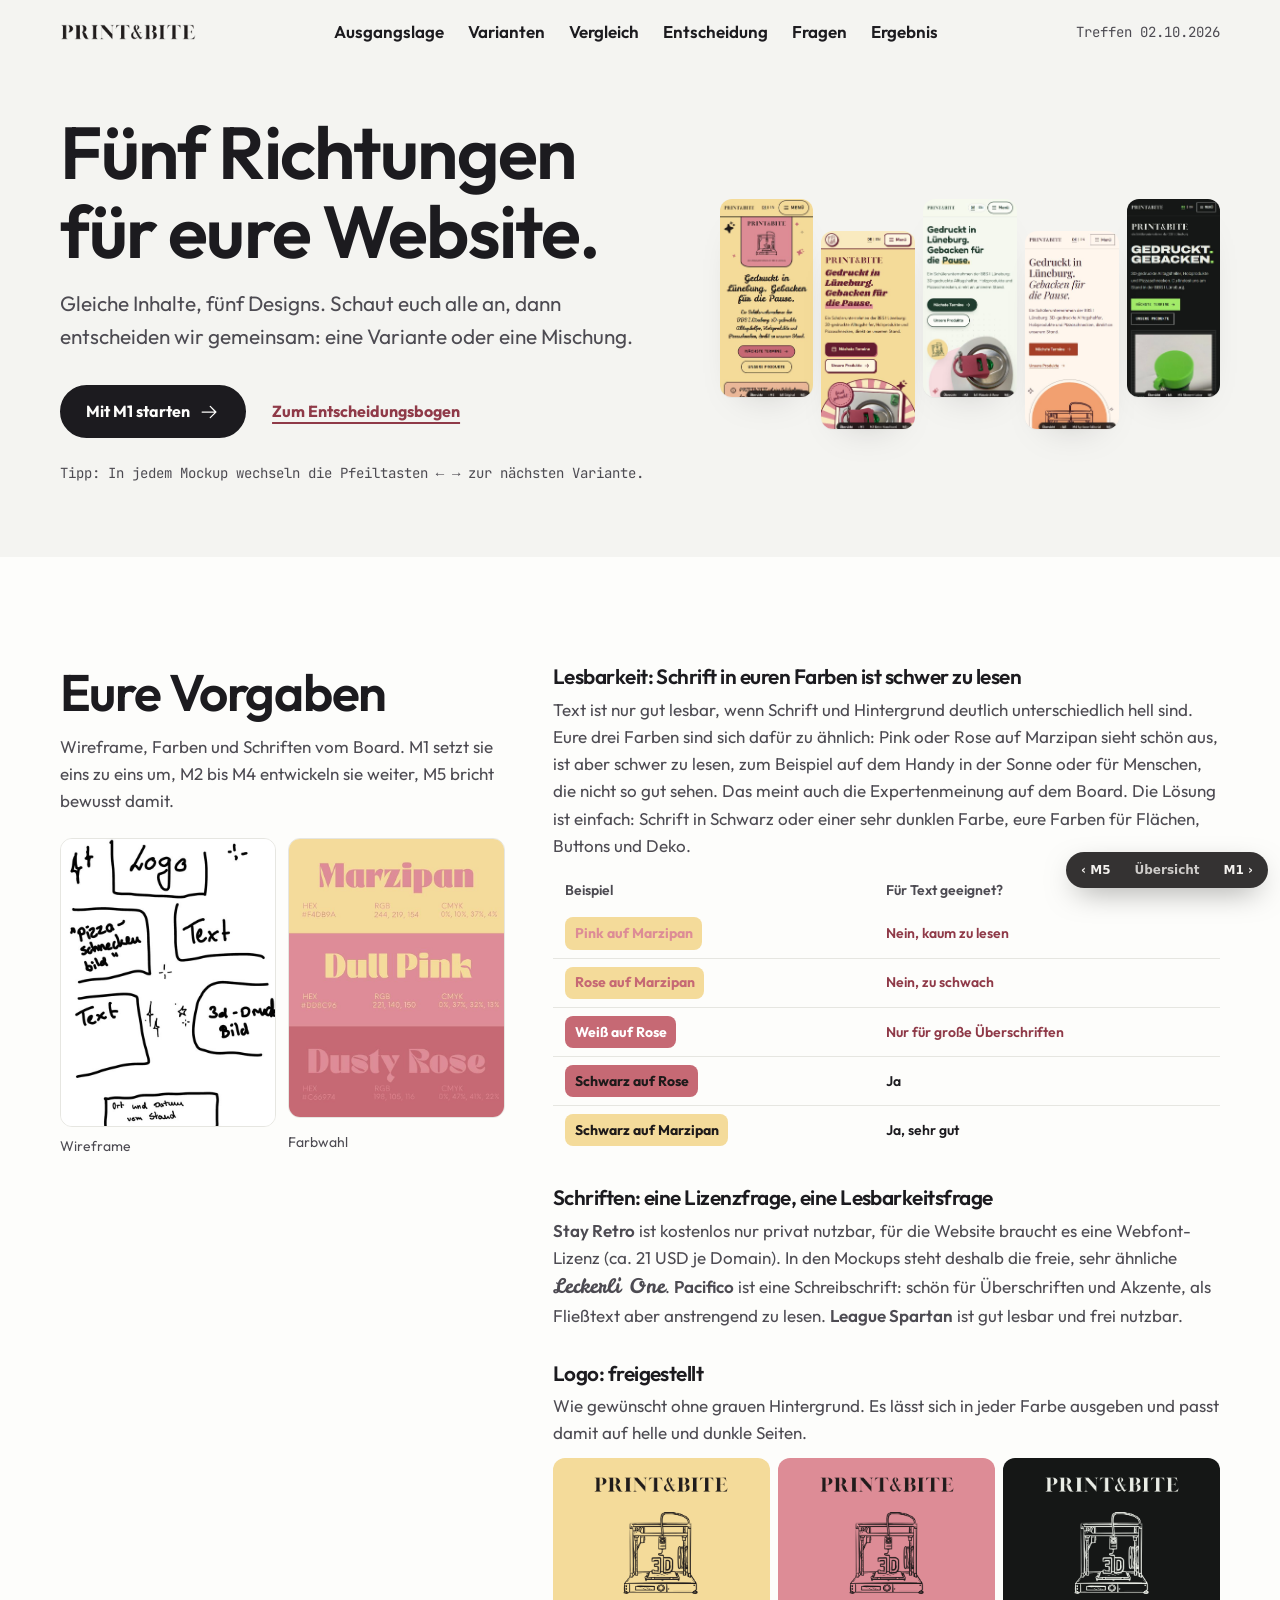
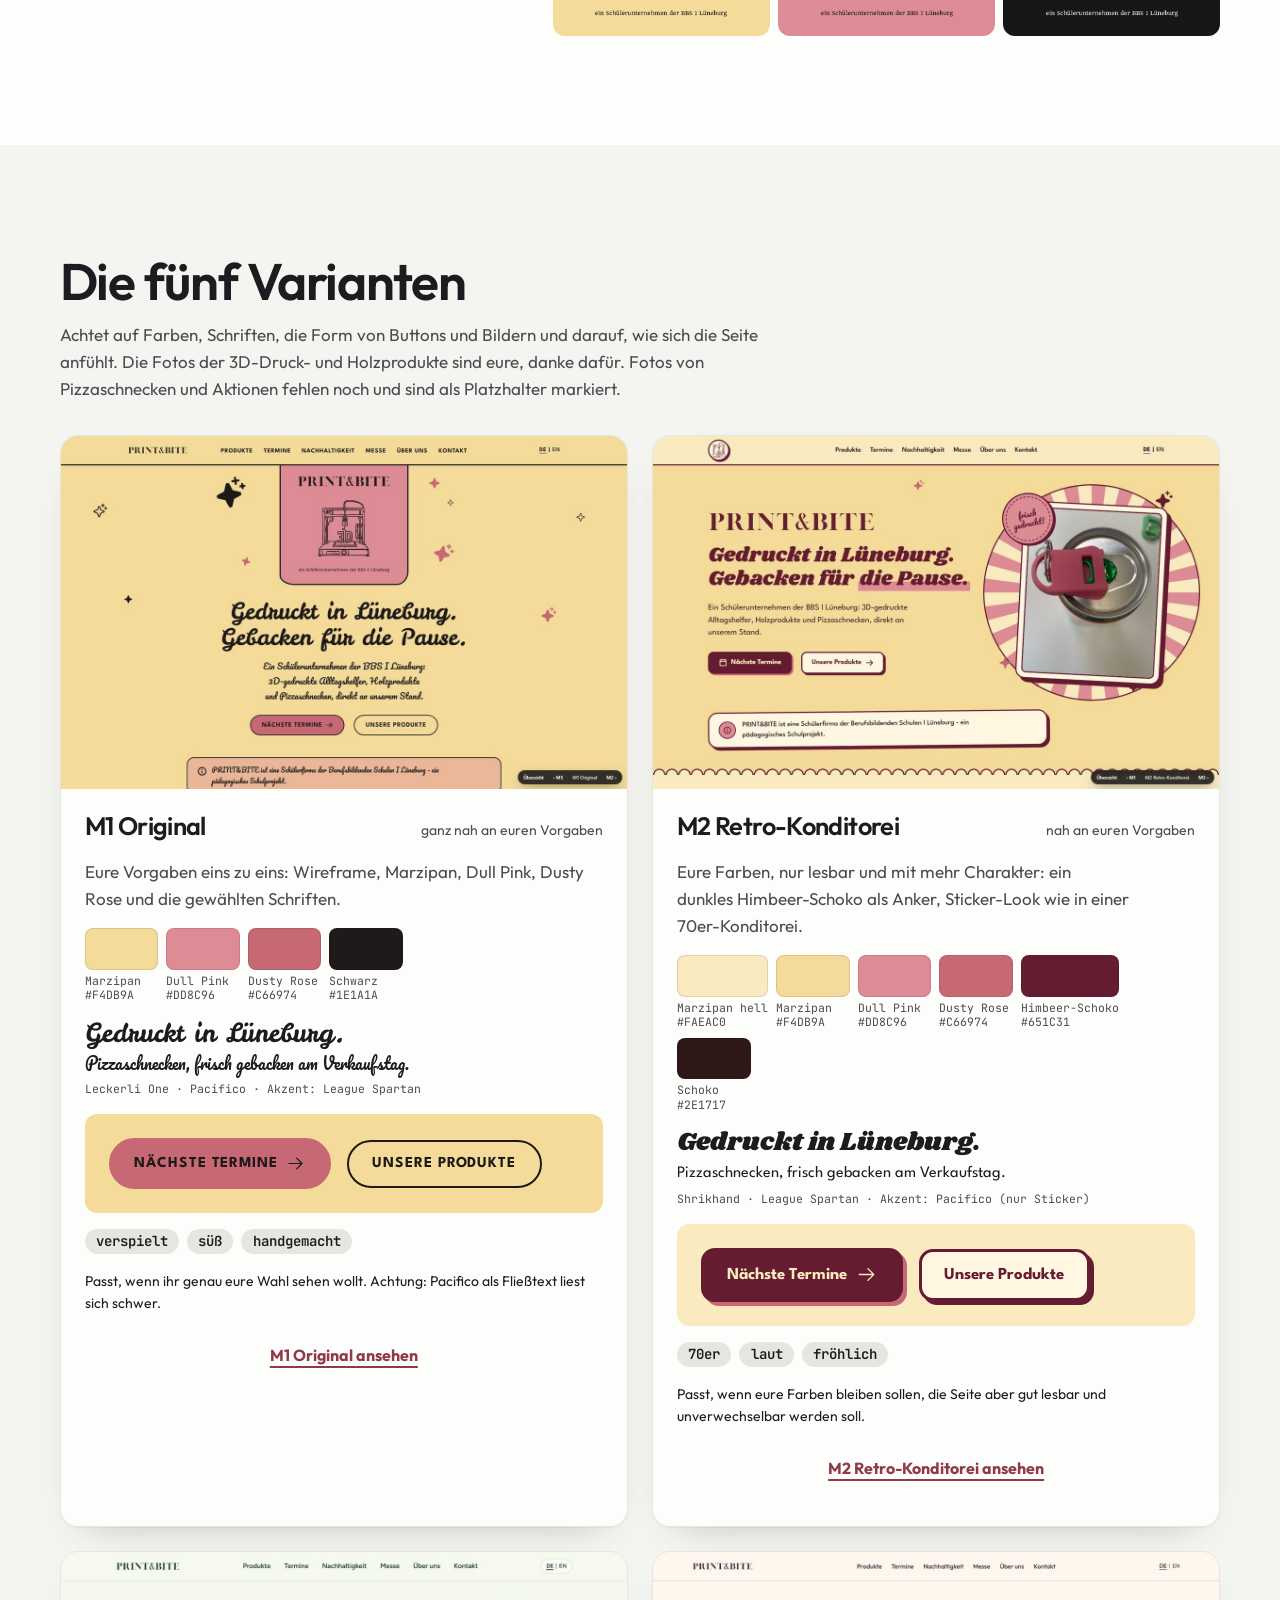
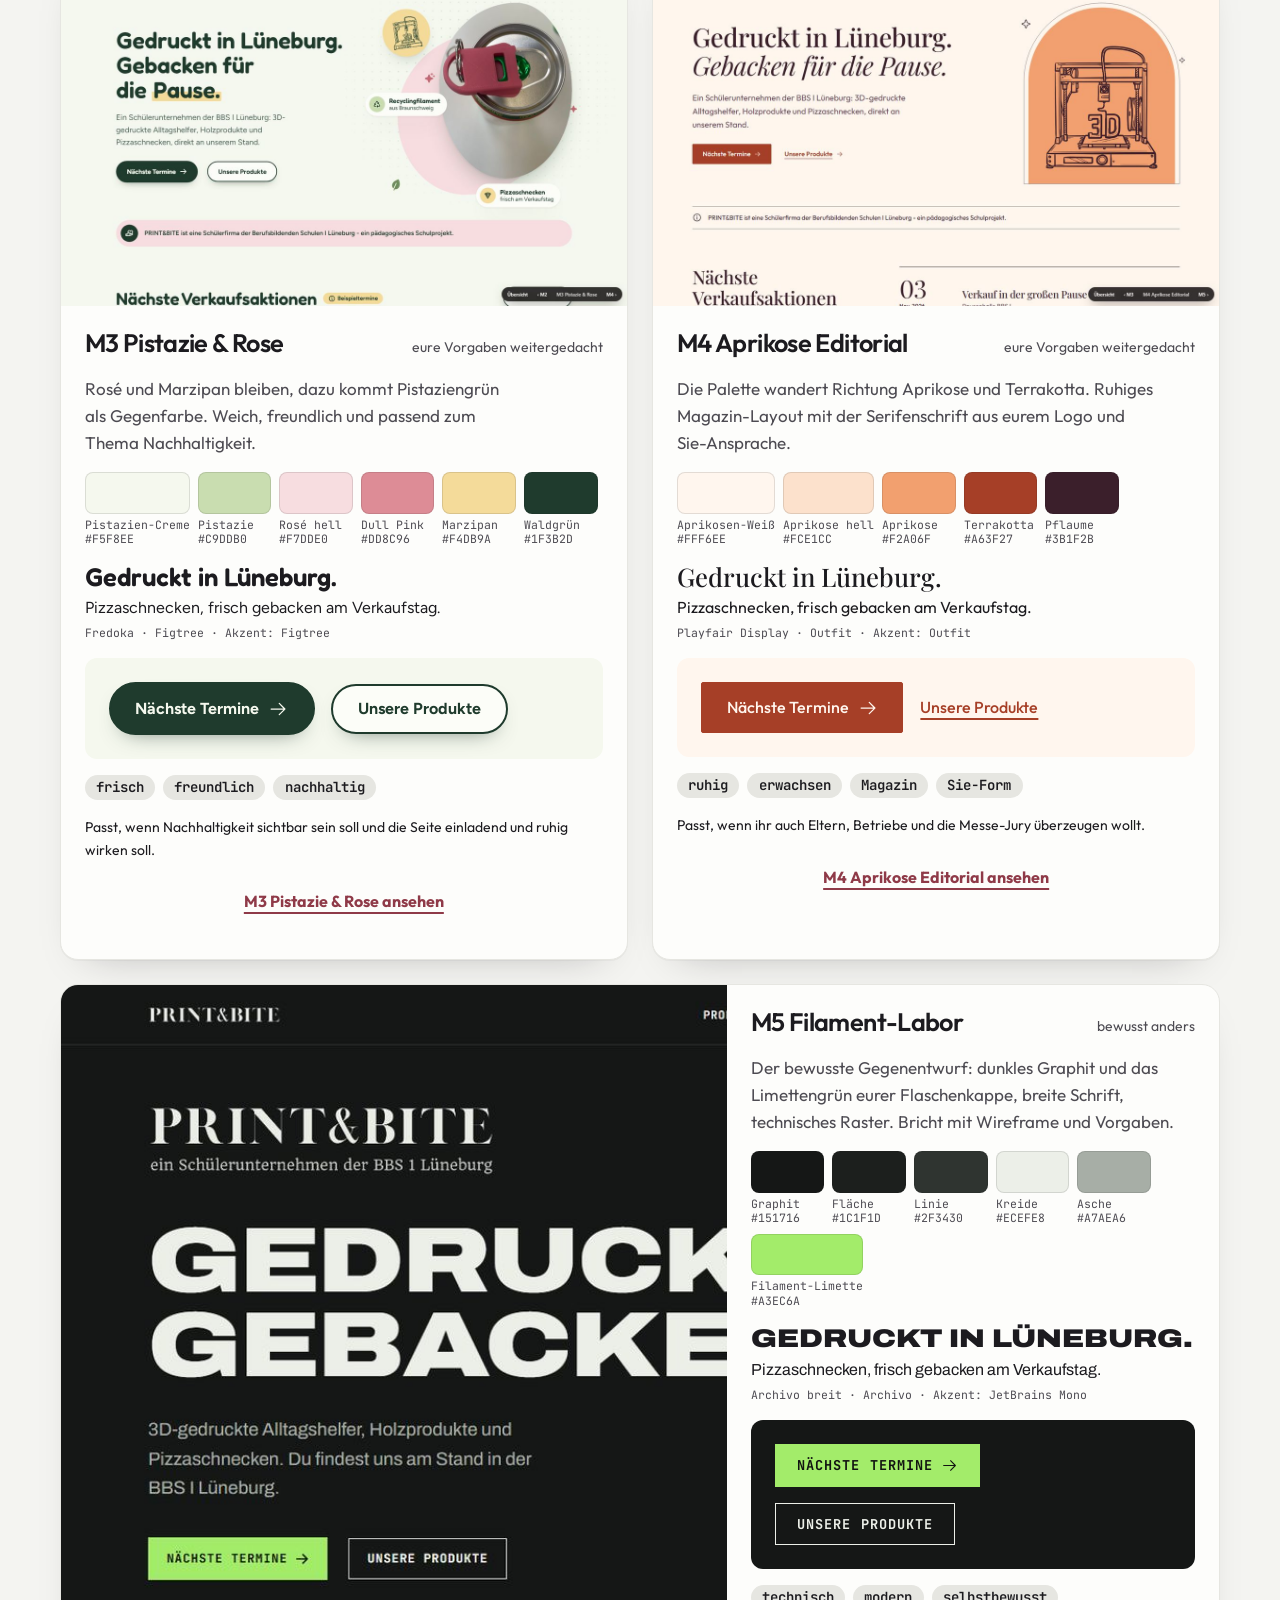
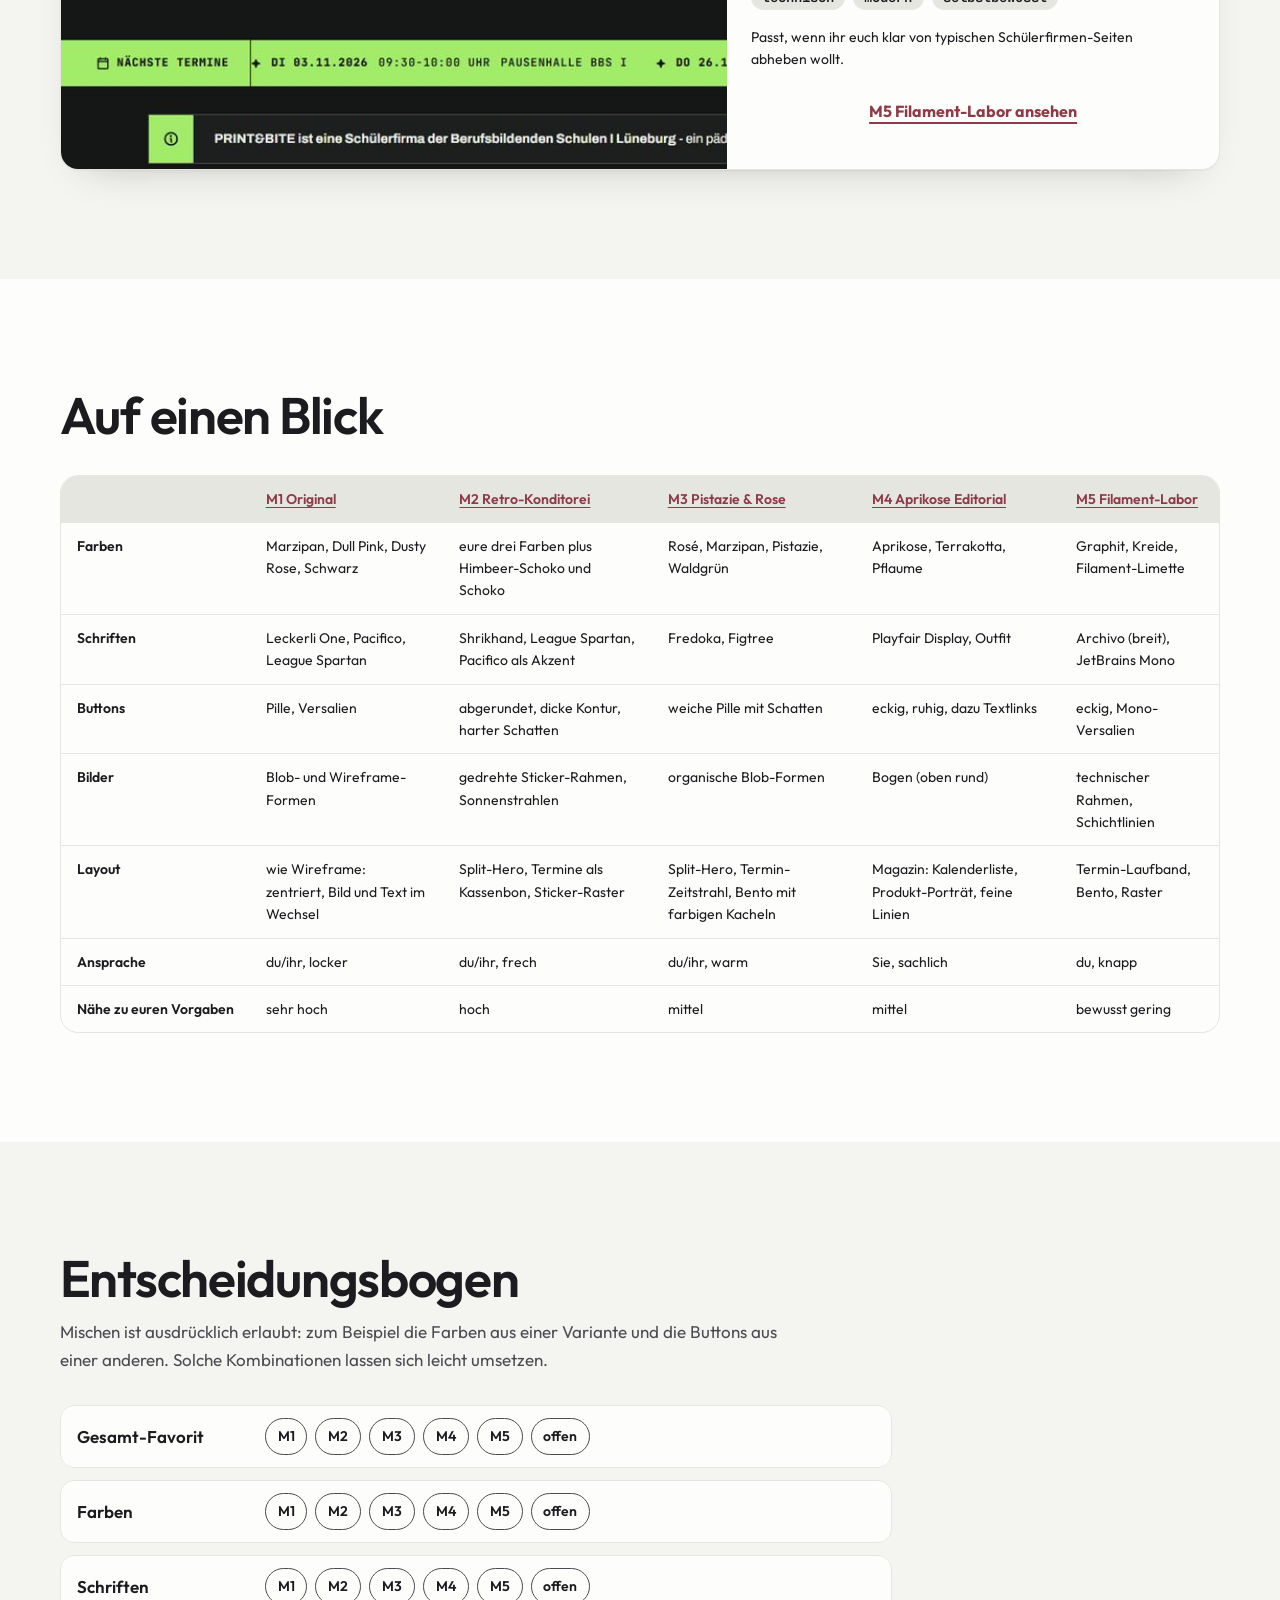
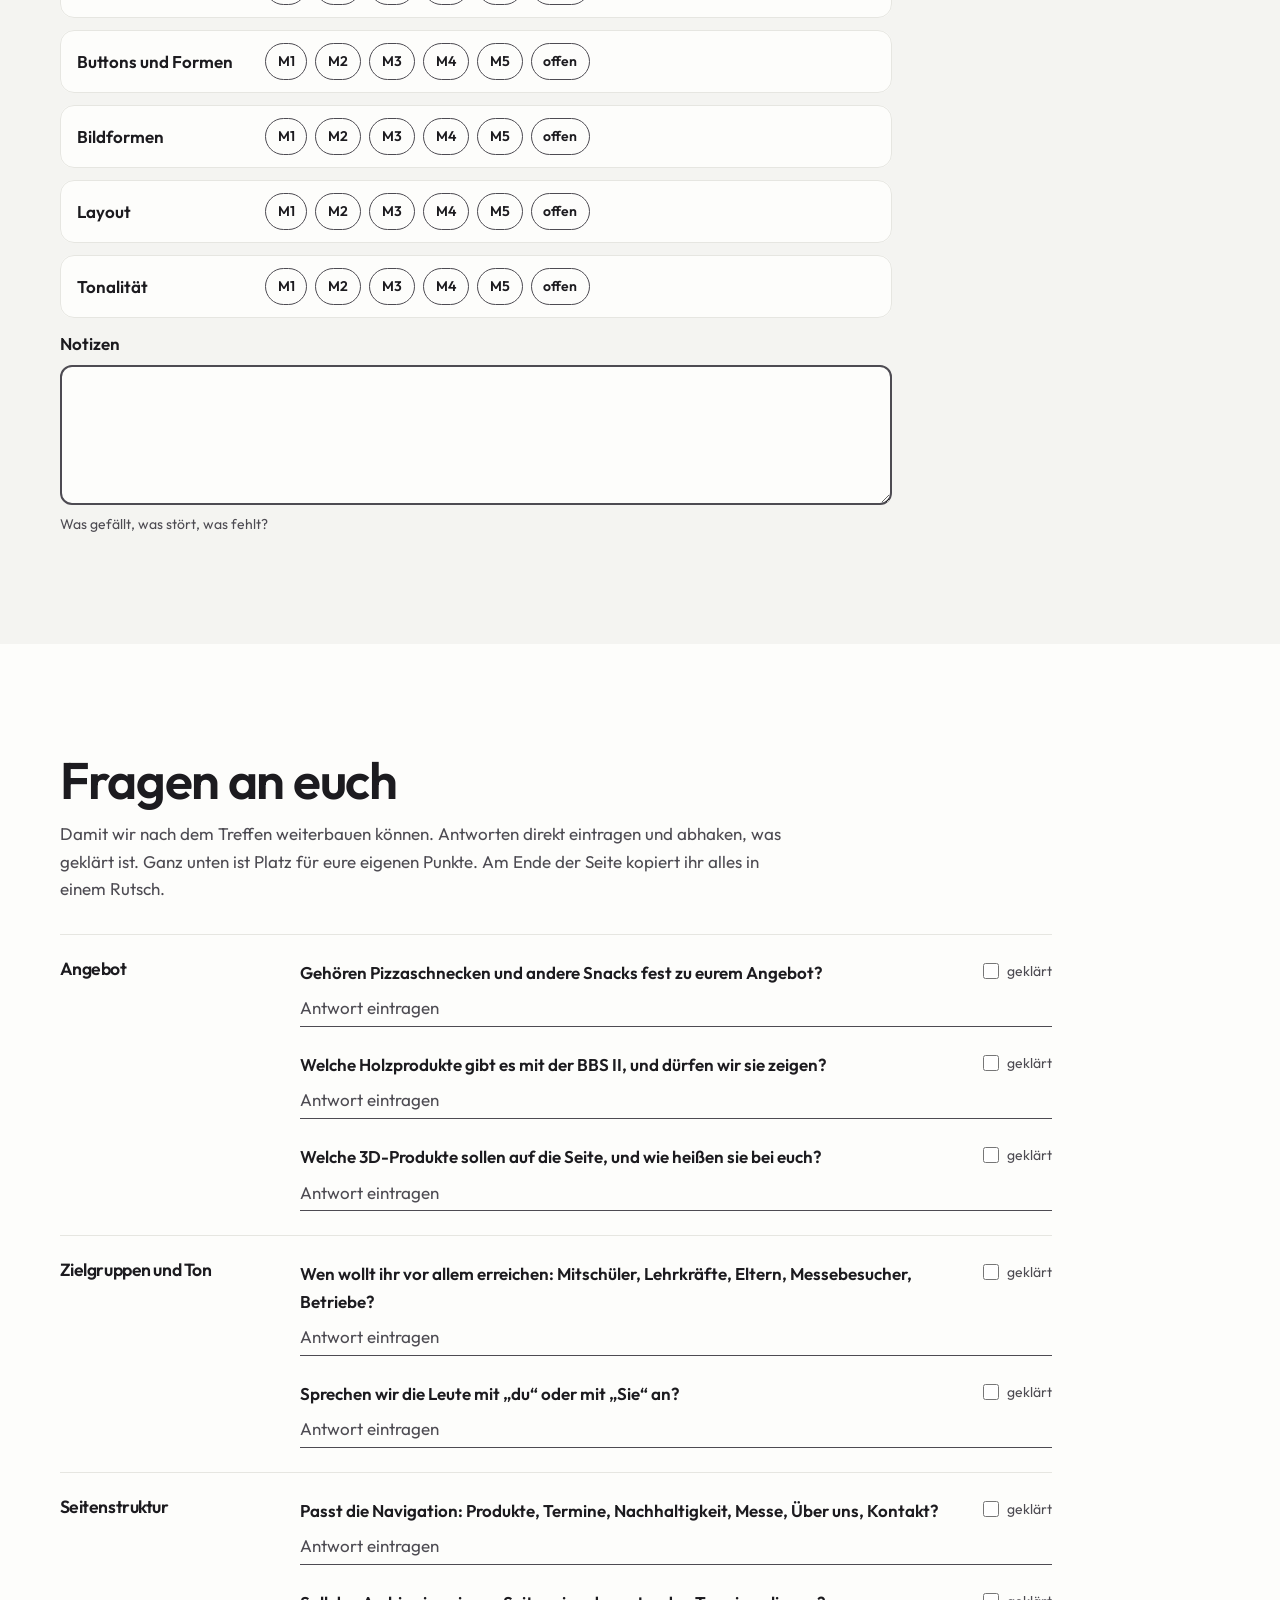
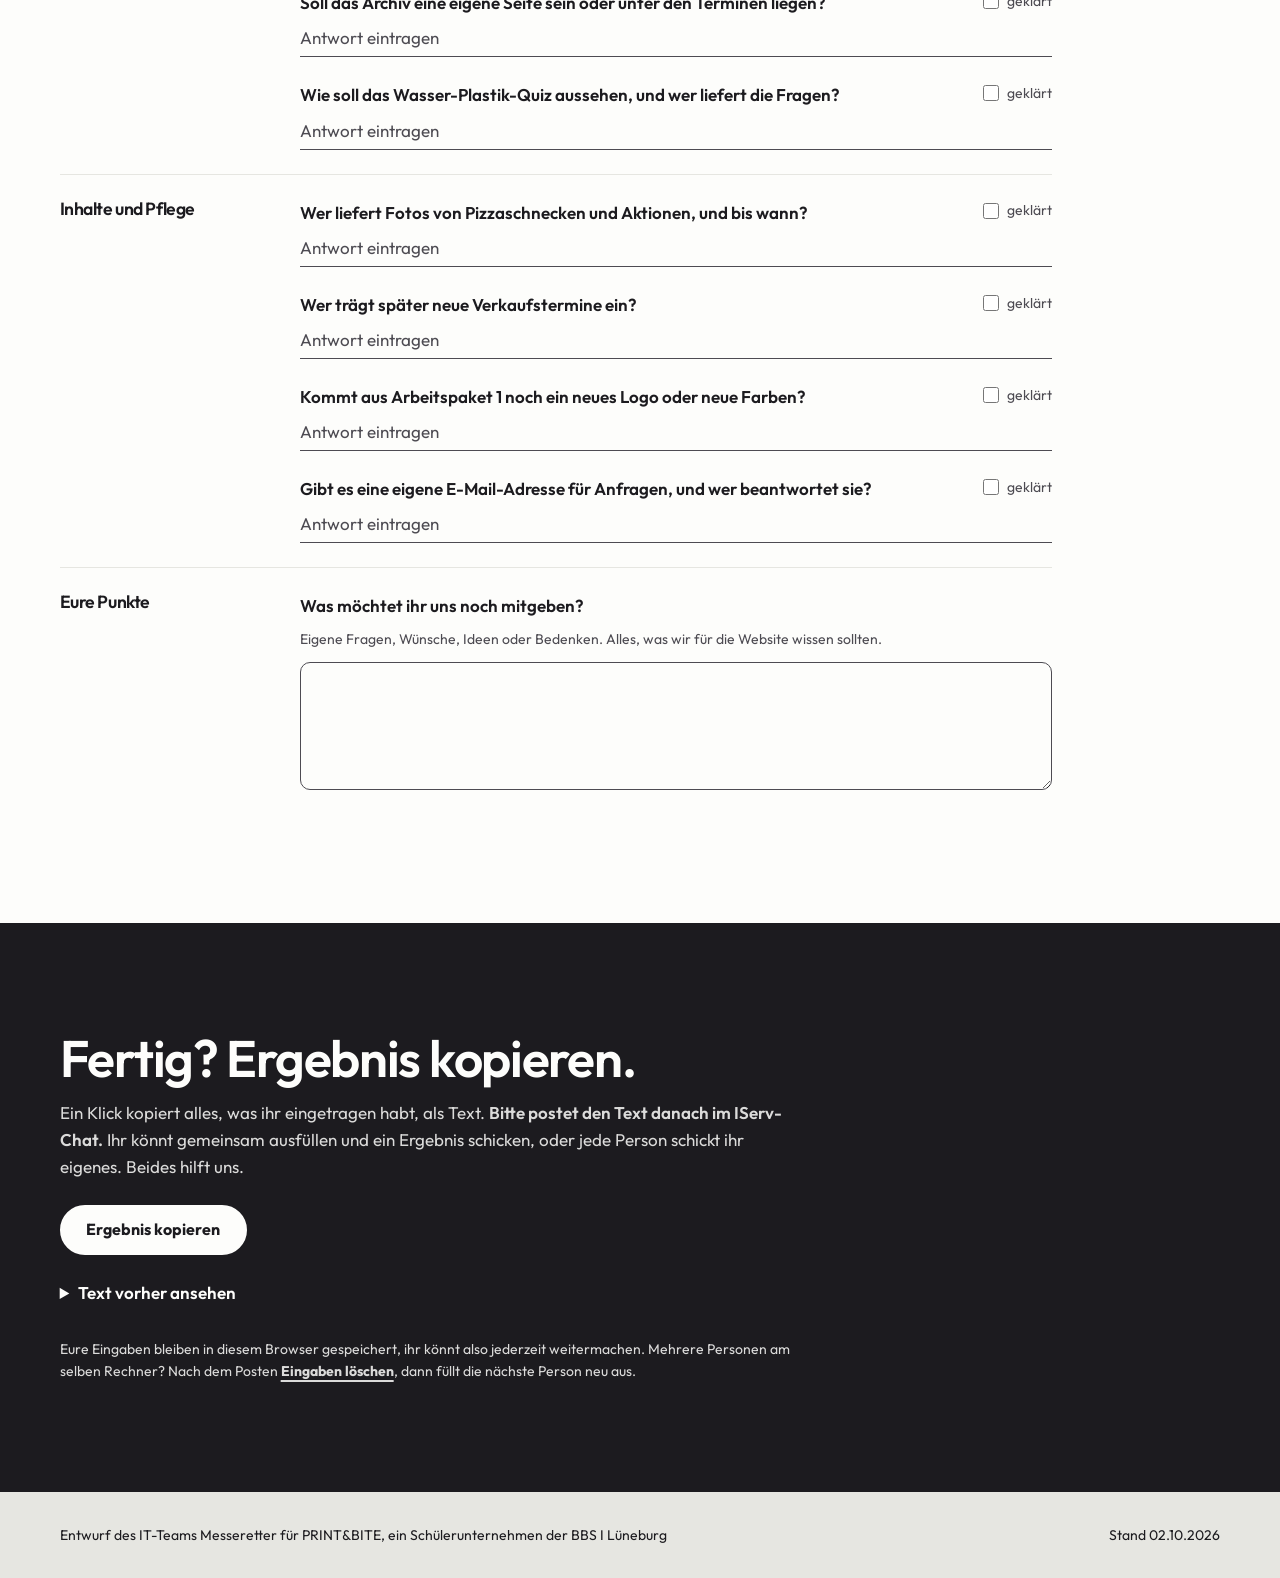
<file: mockups/index.html>
<!doctype html>
<html lang="de">
<head>
  <meta charset="utf-8">
  <meta name="viewport" content="width=device-width, initial-scale=1">
  <meta name="robots" content="noindex">
  <title>Designrichtungen - PRINT&amp;BITE Mockups</title>
  <link rel="stylesheet" href="assets/fonts/fonts.css">
  <link rel="stylesheet" href="design-system/tokens.css">
  <link rel="stylesheet" href="design-system/base.css">
  <link rel="stylesheet" href="design-system/components.css">
  <link rel="stylesheet" href="themes/uebersicht.css">
  <script src="design-system/mockup.js" defer></script>
</head>
<body class="theme-uebersicht">
  <a class="skip-link" href="#inhalt">Zum Inhalt</a>

  <header class="ds-header ov-header">
    <div class="container ds-header__inner">
      <a class="ov-brand" href="index.html">
        <img src="assets/logo/m1-wordmark.png" alt="PRINT&amp;BITE">
        <span class="visually-hidden">Übersicht der Designrichtungen</span>
      </a>
      <nav class="ds-nav" aria-label="Abschnitte">
        <ul>
          <li><a href="#ausgangslage">Ausgangslage</a></li>
          <li><a href="#varianten">Varianten</a></li>
          <li><a href="#vergleich">Vergleich</a></li>
          <li><a href="#entscheidung">Entscheidung</a></li>
          <li><a href="#fragen">Fragen</a></li>
          <li><a href="#ergebnis">Ergebnis</a></li>
        </ul>
      </nav>
      <details class="ds-menu">
        <summary>Menü</summary>
        <ul class="ds-menu__panel">
          <li><a href="#ausgangslage">Ausgangslage</a></li>
          <li><a href="#varianten">Varianten</a></li>
          <li><a href="#vergleich">Vergleich</a></li>
          <li><a href="#entscheidung">Entscheidung</a></li>
          <li><a href="#fragen">Fragen</a></li>
          <li><a href="#ergebnis">Ergebnis</a></li>
        </ul>
      </details>
      <span class="ov-meta">Treffen 02.10.2026</span>
    </div>
  </header>

  <main id="inhalt">
    <section class="container ov-hero" aria-labelledby="titel">
      <div>
        <h1 id="titel">Fünf Richtungen für eure Website.</h1>
        <p class="lead">Gleiche Inhalte, fünf Designs. Schaut euch alle an, dann entscheiden wir gemeinsam: eine Variante oder eine Mischung.</p>
        <div class="ds-actions">
          <a class="ds-btn ds-btn--primary" href="m1-original.html">Mit M1 starten
            <svg class="ds-icon" aria-hidden="true" xmlns="http://www.w3.org/2000/svg" viewBox="0 0 256 256" fill="currentColor"><path d="M221.66,133.66l-72,72a8,8,0,0,1-11.32-11.32L196.69,136H40a8,8,0,0,1,0-16H196.69L138.34,61.66a8,8,0,0,1,11.32-11.32l72,72A8,8,0,0,1,221.66,133.66Z"/></svg>
          </a>
          <a class="ds-btn ds-btn--link" href="#entscheidung">Zum Entscheidungsbogen</a>
        </div>
        <p class="ov-meta" style="margin-top: var(--space-5)">Tipp: In jedem Mockup wechseln die Pfeiltasten ← → zur nächsten Variante.</p>
      </div>
      <div class="ov-hero__strip" aria-label="Vorschau aller Varianten">
        <a href="m1-original.html"><img src="assets/img/vorschau-m1-mobil.jpg" alt="Vorschau M1 Original"></a>
        <a href="m2-retro-konditorei.html"><img src="assets/img/vorschau-m2-mobil.jpg" alt="Vorschau M2 Retro-Konditorei"></a>
        <a href="m3-pistazie-rose.html"><img src="assets/img/vorschau-m3-mobil.jpg" alt="Vorschau M3 Pistazie und Rose"></a>
        <a href="m4-aprikose-editorial.html"><img src="assets/img/vorschau-m4-mobil.jpg" alt="Vorschau M4 Aprikose Editorial"></a>
        <a href="m5-filament-labor.html"><img src="assets/img/vorschau-m5-mobil.jpg" alt="Vorschau M5 Filament-Labor"></a>
      </div>
    </section>

    <section class="section" id="ausgangslage" aria-labelledby="ausgangslage-titel" style="background: var(--color-surface)">
      <div class="container ov-start">
        <div class="stack" style="--stack-gap: var(--space-5)">
          <div class="ov-section-head">
            <h2 id="ausgangslage-titel">Eure Vorgaben</h2>
            <p>Wireframe, Farben und Schriften vom Board. M1 setzt sie eins zu eins um, M2 bis M4 entwickeln sie weiter, M5 bricht bewusst damit.</p>
          </div>
          <div class="ov-refs">
            <figure>
              <img src="assets/img/ref-wireframe.jpg" alt="Handgezeichneter Wireframe: Logo oben, Bild und Text im Wechsel, unten Ort und Datum vom Stand">
              <figcaption>Wireframe</figcaption>
            </figure>
            <figure>
              <img src="assets/img/ref-farbwahl.jpg" alt="Farbwahl Marzipan, Dull Pink und Dusty Rose">
              <figcaption>Farbwahl</figcaption>
            </figure>
          </div>
        </div>

        <div class="ov-findings">
          <div class="ov-finding">
            <h3>Lesbarkeit: Schrift in euren Farben ist schwer zu lesen</h3>
            <p class="muted measure">Text ist nur gut lesbar, wenn Schrift und Hintergrund deutlich unterschiedlich hell sind. Eure drei Farben sind sich dafür zu ähnlich: Pink oder Rose auf Marzipan sieht schön aus, ist aber schwer zu lesen, zum Beispiel auf dem Handy in der Sonne oder für Menschen, die nicht so gut sehen. Das meint auch die Expertenmeinung auf dem Board. Die Lösung ist einfach: Schrift in Schwarz oder einer sehr dunklen Farbe, eure Farben für Flächen, Buttons und Deko.</p>
            <table class="ov-contrast">
              <thead>
                <tr><th scope="col">Beispiel</th><th scope="col">Für Text geeignet?</th></tr>
              </thead>
              <tbody>
                <tr><td><span class="ov-pair" style="background:#F4DB9A;color:#DD8C96">Pink auf Marzipan</span></td><td><span class="ov-fail">Nein, kaum zu lesen</span></td></tr>
                <tr><td><span class="ov-pair" style="background:#F4DB9A;color:#C66974">Rose auf Marzipan</span></td><td><span class="ov-fail">Nein, zu schwach</span></td></tr>
                <tr><td><span class="ov-pair" style="background:#C66974;color:#FFFFFF">Weiß auf Rose</span></td><td><span class="ov-fail">Nur für große Überschriften</span></td></tr>
                <tr><td><span class="ov-pair" style="background:#C66974;color:#1E1A1A">Schwarz auf Rose</span></td><td><span class="ov-pass">Ja</span></td></tr>
                <tr><td><span class="ov-pair" style="background:#F4DB9A;color:#1E1A1A">Schwarz auf Marzipan</span></td><td><span class="ov-pass">Ja, sehr gut</span></td></tr>
              </tbody>
            </table>
          </div>

          <div class="ov-finding">
            <h3>Schriften: eine Lizenzfrage, eine Lesbarkeitsfrage</h3>
            <p class="muted measure"><strong>Stay Retro</strong> ist kostenlos nur privat nutzbar, für die Website braucht es eine Webfont-Lizenz (ca. 21 USD je Domain). In den Mockups steht deshalb die freie, sehr ähnliche <span style="font-family:'Leckerli One';font-size:1.15em">Leckerli One</span>. <strong>Pacifico</strong> ist eine Schreibschrift: schön für Überschriften und Akzente, als Fließtext aber anstrengend zu lesen. <strong>League Spartan</strong> ist gut lesbar und frei nutzbar.</p>
          </div>

          <div class="ov-finding">
            <h3>Logo: freigestellt</h3>
            <p class="muted measure">Wie gewünscht ohne grauen Hintergrund. Es lässt sich in jeder Farbe ausgeben und passt damit auf helle und dunkle Seiten.</p>
            <div class="ov-logos">
              <div style="background:#F4DB9A"><img src="assets/logo/m1-full.png" alt="Logo auf Marzipan" width="140"></div>
              <div style="background:#DD8C96"><img src="assets/logo/m1-full.png" alt="Logo auf Dull Pink" width="140"></div>
              <div style="background:#151716"><img src="assets/logo/m5-full.png" alt="Logo hell auf dunklem Grund" width="140"></div>
            </div>
          </div>
        </div>
      </div>
    </section>

    <section class="section container" id="varianten" aria-labelledby="varianten-titel">
      <div class="ov-section-head">
        <h2 id="varianten-titel">Die fünf Varianten</h2>
        <p>Achtet auf Farben, Schriften, die Form von Buttons und Bildern und darauf, wie sich die Seite anfühlt. Die Fotos der 3D-Druck- und Holzprodukte sind eure, danke dafür. Fotos von Pizzaschnecken und Aktionen fehlen noch und sind als Platzhalter markiert.</p>
      </div>

      <div class="ov-variants">
        <!--VARIANTS:start-->
        <article class="ds-card ov-variant" aria-labelledby="m1-titel">
          <a class="ov-variant__shot" href="m1-original.html" tabindex="-1" aria-hidden="true">
            <img src="assets/img/vorschau-m1.jpg" alt="" loading="lazy">
          </a>
          <div class="ov-variant__body">
            <div class="ov-variant__head">
              <h3 id="m1-titel"><a href="m1-original.html" style="color:inherit;text-decoration:none">M1 Original</a></h3>
              <span class="ov-variant__naehe">ganz nah an euren Vorgaben</span>
            </div>
            <p class="ov-variant__idea">Eure Vorgaben eins zu eins: Wireframe, Marzipan, Dull Pink, Dusty Rose und die gewählten Schriften.</p>
            <ul class="ov-swatches" aria-label="Farben">
                <li><span style="background:#F4DB9A"></span>Marzipan<br>#F4DB9A</li>
                <li><span style="background:#DD8C96"></span>Dull Pink<br>#DD8C96</li>
                <li><span style="background:#C66974"></span>Dusty Rose<br>#C66974</li>
                <li><span style="background:#1E1A1A"></span>Schwarz<br>#1E1A1A</li>
            </ul>
            <div class="ov-type">
              <span class="ov-type__display" style="font-family:'Leckerli One';font-weight:400">Gedruckt in Lüneburg.</span>
              <span class="ov-type__body" style="font-family:'Pacifico'">Pizzaschnecken, frisch gebacken am Verkaufstag.</span>
              <small>Leckerli One · Pacifico · Akzent: League Spartan</small>
            </div>
            <div class="ov-specimen" style="background:#F4DB9A;color:#1E1A1A;--color-primary:#C66974;--color-on-primary:#1E1A1A;--color-secondary:transparent;--color-on-secondary:#1E1A1A;--radius-btn:999px;--btn-font:'League Spartan';--btn-case:uppercase;--btn-tracking:.06em;--btn-fs:.95rem;--shadow-btn-hover:0 4px 0 0 #1E1A1A">
              <a class="ds-btn ds-btn--primary" href="m1-original.html#termine" style="">Nächste Termine <svg class="ds-icon" aria-hidden="true" xmlns="http://www.w3.org/2000/svg" viewBox="0 0 256 256" fill="currentColor"><path d="M221.66,133.66l-72,72a8,8,0,0,1-11.32-11.32L196.69,136H40a8,8,0,0,1,0-16H196.69L138.34,61.66a8,8,0,0,1,11.32-11.32l72,72A8,8,0,0,1,221.66,133.66Z"/></svg></a>
              <a class="ds-btn ds-btn--secondary" href="m1-original.html#produkte" style="">Unsere Produkte</a>
            </div>
            <ul class="ov-tags" aria-label="Wirkung"><li class="ds-badge">verspielt</li><li class="ds-badge">süß</li><li class="ds-badge">handgemacht</li></ul>
            <p class="ov-fit">Passt, wenn ihr genau eure Wahl sehen wollt. Achtung: Pacifico als Fließtext liest sich schwer.</p>
            <a class="ds-btn ds-btn--link" href="m1-original.html">M1 Original ansehen</a>
          </div>
        </article>
        <article class="ds-card ov-variant" aria-labelledby="m2-titel">
          <a class="ov-variant__shot" href="m2-retro-konditorei.html" tabindex="-1" aria-hidden="true">
            <img src="assets/img/vorschau-m2.jpg" alt="" loading="lazy">
          </a>
          <div class="ov-variant__body">
            <div class="ov-variant__head">
              <h3 id="m2-titel"><a href="m2-retro-konditorei.html" style="color:inherit;text-decoration:none">M2 Retro-Konditorei</a></h3>
              <span class="ov-variant__naehe">nah an euren Vorgaben</span>
            </div>
            <p class="ov-variant__idea">Eure Farben, nur lesbar und mit mehr Charakter: ein dunkles Himbeer-Schoko als Anker, Sticker-Look wie in einer 70er-Konditorei.</p>
            <ul class="ov-swatches" aria-label="Farben">
                <li><span style="background:#FAEAC0"></span>Marzipan hell<br>#FAEAC0</li>
                <li><span style="background:#F4DB9A"></span>Marzipan<br>#F4DB9A</li>
                <li><span style="background:#DD8C96"></span>Dull Pink<br>#DD8C96</li>
                <li><span style="background:#C66974"></span>Dusty Rose<br>#C66974</li>
                <li><span style="background:#651C31"></span>Himbeer-Schoko<br>#651C31</li>
                <li><span style="background:#2E1717"></span>Schoko<br>#2E1717</li>
            </ul>
            <div class="ov-type">
              <span class="ov-type__display" style="font-family:'Shrikhand';font-weight:400">Gedruckt in Lüneburg.</span>
              <span class="ov-type__body" style="font-family:'League Spartan'">Pizzaschnecken, frisch gebacken am Verkaufstag.</span>
              <small>Shrikhand · League Spartan · Akzent: Pacifico (nur Sticker)</small>
            </div>
            <div class="ov-specimen" style="background:#FAEAC0;color:#2E1717;--color-primary:#651C31;--color-on-primary:#FAEAC0;--color-secondary:#FFF7E2;--color-on-secondary:#651C31;--radius-btn:14px;--btn-border-w:3px;--btn-font:'League Spartan';--btn-fs:1.05rem;--btn-pad-y:.8em;--btn-pad-x:1.35em;--btn-lift:-3px">
              <a class="ds-btn ds-btn--primary" href="m2-retro-konditorei.html#termine" style="--shadow-btn:4px 4px 0 #C66974;--shadow-btn-hover:7px 7px 0 #C66974">Nächste Termine <svg class="ds-icon" aria-hidden="true" xmlns="http://www.w3.org/2000/svg" viewBox="0 0 256 256" fill="currentColor"><path d="M221.66,133.66l-72,72a8,8,0,0,1-11.32-11.32L196.69,136H40a8,8,0,0,1,0-16H196.69L138.34,61.66a8,8,0,0,1,11.32-11.32l72,72A8,8,0,0,1,221.66,133.66Z"/></svg></a>
              <a class="ds-btn ds-btn--secondary" href="m2-retro-konditorei.html#produkte" style="--shadow-btn:4px 4px 0 #651C31;--shadow-btn-hover:7px 7px 0 #651C31">Unsere Produkte</a>
            </div>
            <ul class="ov-tags" aria-label="Wirkung"><li class="ds-badge">70er</li><li class="ds-badge">laut</li><li class="ds-badge">fröhlich</li></ul>
            <p class="ov-fit">Passt, wenn eure Farben bleiben sollen, die Seite aber gut lesbar und unverwechselbar werden soll.</p>
            <a class="ds-btn ds-btn--link" href="m2-retro-konditorei.html">M2 Retro-Konditorei ansehen</a>
          </div>
        </article>
        <article class="ds-card ov-variant" aria-labelledby="m3-titel">
          <a class="ov-variant__shot" href="m3-pistazie-rose.html" tabindex="-1" aria-hidden="true">
            <img src="assets/img/vorschau-m3.jpg" alt="" loading="lazy">
          </a>
          <div class="ov-variant__body">
            <div class="ov-variant__head">
              <h3 id="m3-titel"><a href="m3-pistazie-rose.html" style="color:inherit;text-decoration:none">M3 Pistazie & Rose</a></h3>
              <span class="ov-variant__naehe">eure Vorgaben weitergedacht</span>
            </div>
            <p class="ov-variant__idea">Rosé und Marzipan bleiben, dazu kommt Pistaziengrün als Gegenfarbe. Weich, freundlich und passend zum Thema Nachhaltigkeit.</p>
            <ul class="ov-swatches" aria-label="Farben">
                <li><span style="background:#F5F8EE"></span>Pistazien-Creme<br>#F5F8EE</li>
                <li><span style="background:#C9DDB0"></span>Pistazie<br>#C9DDB0</li>
                <li><span style="background:#F7DDE0"></span>Rosé hell<br>#F7DDE0</li>
                <li><span style="background:#DD8C96"></span>Dull Pink<br>#DD8C96</li>
                <li><span style="background:#F4DB9A"></span>Marzipan<br>#F4DB9A</li>
                <li><span style="background:#1F3B2D"></span>Waldgrün<br>#1F3B2D</li>
            </ul>
            <div class="ov-type">
              <span class="ov-type__display" style="font-family:'Fredoka';font-weight:600">Gedruckt in Lüneburg.</span>
              <span class="ov-type__body" style="font-family:'Figtree'">Pizzaschnecken, frisch gebacken am Verkaufstag.</span>
              <small>Fredoka · Figtree · Akzent: Figtree</small>
            </div>
            <div class="ov-specimen" style="background:#F5F8EE;color:#1F3B2D;--color-primary:#1F3B2D;--color-on-primary:#F5F8EE;--color-secondary:#FCFDF8;--color-on-secondary:#1F3B2D;--radius-btn:999px;--btn-font:'Figtree';--shadow-btn:0 10px 22px -14px rgb(31 59 45 / .7);--shadow-btn-hover:0 16px 28px -14px rgb(31 59 45 / .75)">
              <a class="ds-btn ds-btn--primary" href="m3-pistazie-rose.html#termine" style="">Nächste Termine <svg class="ds-icon" aria-hidden="true" xmlns="http://www.w3.org/2000/svg" viewBox="0 0 256 256" fill="currentColor"><path d="M221.66,133.66l-72,72a8,8,0,0,1-11.32-11.32L196.69,136H40a8,8,0,0,1,0-16H196.69L138.34,61.66a8,8,0,0,1,11.32-11.32l72,72A8,8,0,0,1,221.66,133.66Z"/></svg></a>
              <a class="ds-btn ds-btn--secondary" href="m3-pistazie-rose.html#produkte" style="">Unsere Produkte</a>
            </div>
            <ul class="ov-tags" aria-label="Wirkung"><li class="ds-badge">frisch</li><li class="ds-badge">freundlich</li><li class="ds-badge">nachhaltig</li></ul>
            <p class="ov-fit">Passt, wenn Nachhaltigkeit sichtbar sein soll und die Seite einladend und ruhig wirken soll.</p>
            <a class="ds-btn ds-btn--link" href="m3-pistazie-rose.html">M3 Pistazie & Rose ansehen</a>
          </div>
        </article>
        <article class="ds-card ov-variant" aria-labelledby="m4-titel">
          <a class="ov-variant__shot" href="m4-aprikose-editorial.html" tabindex="-1" aria-hidden="true">
            <img src="assets/img/vorschau-m4.jpg" alt="" loading="lazy">
          </a>
          <div class="ov-variant__body">
            <div class="ov-variant__head">
              <h3 id="m4-titel"><a href="m4-aprikose-editorial.html" style="color:inherit;text-decoration:none">M4 Aprikose Editorial</a></h3>
              <span class="ov-variant__naehe">eure Vorgaben weitergedacht</span>
            </div>
            <p class="ov-variant__idea">Die Palette wandert Richtung Aprikose und Terrakotta. Ruhiges Magazin-Layout mit der Serifenschrift aus eurem Logo und Sie-Ansprache.</p>
            <ul class="ov-swatches" aria-label="Farben">
                <li><span style="background:#FFF6EE"></span>Aprikosen-Weiß<br>#FFF6EE</li>
                <li><span style="background:#FCE1CC"></span>Aprikose hell<br>#FCE1CC</li>
                <li><span style="background:#F2A06F"></span>Aprikose<br>#F2A06F</li>
                <li><span style="background:#A63F27"></span>Terrakotta<br>#A63F27</li>
                <li><span style="background:#3B1F2B"></span>Pflaume<br>#3B1F2B</li>
            </ul>
            <div class="ov-type">
              <span class="ov-type__display" style="font-family:'Playfair Display';font-weight:500">Gedruckt in Lüneburg.</span>
              <span class="ov-type__body" style="font-family:'Outfit'">Pizzaschnecken, frisch gebacken am Verkaufstag.</span>
              <small>Playfair Display · Outfit · Akzent: Outfit</small>
            </div>
            <div class="ov-specimen" style="background:#FFF6EE;color:#3B1F2B;--color-primary:#A63F27;--color-on-primary:#FFF6EE;--color-link:#A63F27;--radius-btn:2px;--btn-border-w:1px;--btn-font:'Outfit';--btn-weight:500;--btn-lift:0px">
              <a class="ds-btn ds-btn--primary" href="m4-aprikose-editorial.html#termine" style="">Nächste Termine <svg class="ds-icon" aria-hidden="true" xmlns="http://www.w3.org/2000/svg" viewBox="0 0 256 256" fill="currentColor"><path d="M221.66,133.66l-72,72a8,8,0,0,1-11.32-11.32L196.69,136H40a8,8,0,0,1,0-16H196.69L138.34,61.66a8,8,0,0,1,11.32-11.32l72,72A8,8,0,0,1,221.66,133.66Z"/></svg></a>
              <a class="ds-btn ds-btn--link" href="m4-aprikose-editorial.html#produkte">Unsere Produkte</a>
            </div>
            <ul class="ov-tags" aria-label="Wirkung"><li class="ds-badge">ruhig</li><li class="ds-badge">erwachsen</li><li class="ds-badge">Magazin</li><li class="ds-badge">Sie-Form</li></ul>
            <p class="ov-fit">Passt, wenn ihr auch Eltern, Betriebe und die Messe-Jury überzeugen wollt.</p>
            <a class="ds-btn ds-btn--link" href="m4-aprikose-editorial.html">M4 Aprikose Editorial ansehen</a>
          </div>
        </article>
        <article class="ds-card ov-variant ov-variant--wide" aria-labelledby="m5-titel">
          <a class="ov-variant__shot" href="m5-filament-labor.html" tabindex="-1" aria-hidden="true">
            <img src="assets/img/vorschau-m5.jpg" alt="" loading="lazy">
          </a>
          <div class="ov-variant__body">
            <div class="ov-variant__head">
              <h3 id="m5-titel"><a href="m5-filament-labor.html" style="color:inherit;text-decoration:none">M5 Filament-Labor</a></h3>
              <span class="ov-variant__naehe">bewusst anders</span>
            </div>
            <p class="ov-variant__idea">Der bewusste Gegenentwurf: dunkles Graphit und das Limettengrün eurer Flaschenkappe, breite Schrift, technisches Raster. Bricht mit Wireframe und Vorgaben.</p>
            <ul class="ov-swatches" aria-label="Farben">
                <li><span style="background:#151716"></span>Graphit<br>#151716</li>
                <li><span style="background:#1C1F1D"></span>Fläche<br>#1C1F1D</li>
                <li><span style="background:#2F3430"></span>Linie<br>#2F3430</li>
                <li><span style="background:#ECEFE8"></span>Kreide<br>#ECEFE8</li>
                <li><span style="background:#A7AEA6"></span>Asche<br>#A7AEA6</li>
                <li><span style="background:#A3EC6A"></span>Filament-Limette<br>#A3EC6A</li>
            </ul>
            <div class="ov-type">
              <span class="ov-type__display" style="font-family:'Archivo';font-stretch:125%;text-transform:uppercase;font-weight:900">Gedruckt in Lüneburg.</span>
              <span class="ov-type__body" style="font-family:'Archivo'">Pizzaschnecken, frisch gebacken am Verkaufstag.</span>
              <small>Archivo breit · Archivo · Akzent: JetBrains Mono</small>
            </div>
            <div class="ov-specimen" style="background:#151716;color:#ECEFE8;--color-primary:#A3EC6A;--color-on-primary:#111311;--color-secondary:transparent;--color-on-secondary:#ECEFE8;--radius-btn:0;--btn-border-w:1px;--btn-font:'JetBrains Mono';--btn-case:uppercase;--btn-tracking:.08em;--btn-fs:.85rem;--btn-lift:0px;--shadow-btn-hover:4px 4px 0 0 #ECEFE8">
              <a class="ds-btn ds-btn--primary" href="m5-filament-labor.html#termine" style="">Nächste Termine <svg class="ds-icon" aria-hidden="true" xmlns="http://www.w3.org/2000/svg" viewBox="0 0 256 256" fill="currentColor"><path d="M221.66,133.66l-72,72a8,8,0,0,1-11.32-11.32L196.69,136H40a8,8,0,0,1,0-16H196.69L138.34,61.66a8,8,0,0,1,11.32-11.32l72,72A8,8,0,0,1,221.66,133.66Z"/></svg></a>
              <a class="ds-btn ds-btn--secondary" href="m5-filament-labor.html#produkte" style="">Unsere Produkte</a>
            </div>
            <ul class="ov-tags" aria-label="Wirkung"><li class="ds-badge">technisch</li><li class="ds-badge">modern</li><li class="ds-badge">selbstbewusst</li></ul>
            <p class="ov-fit">Passt, wenn ihr euch klar von typischen Schülerfirmen-Seiten abheben wollt.</p>
            <a class="ds-btn ds-btn--link" href="m5-filament-labor.html">M5 Filament-Labor ansehen</a>
          </div>
        </article>
        <!--VARIANTS:end-->
      </div>
    </section>

    <section class="section" id="vergleich" aria-labelledby="vergleich-titel" style="background: var(--color-surface)">
      <div class="container">
        <div class="ov-section-head">
          <h2 id="vergleich-titel">Auf einen Blick</h2>
        </div>
        <div class="ov-table-wrap">
          <!--TABLE:start-->
          <table class="ov-table">
            <thead>
              <tr><th scope="col"><span class="visually-hidden">Merkmal</span></th><th scope="col"><a href="m1-original.html">M1 Original</a></th><th scope="col"><a href="m2-retro-konditorei.html">M2 Retro-Konditorei</a></th><th scope="col"><a href="m3-pistazie-rose.html">M3 Pistazie & Rose</a></th><th scope="col"><a href="m4-aprikose-editorial.html">M4 Aprikose Editorial</a></th><th scope="col"><a href="m5-filament-labor.html">M5 Filament-Labor</a></th></tr>
            </thead>
            <tbody>
              <tr><th scope="row">Farben</th><td>Marzipan, Dull Pink, Dusty Rose, Schwarz</td><td>eure drei Farben plus Himbeer-Schoko und Schoko</td><td>Rosé, Marzipan, Pistazie, Waldgrün</td><td>Aprikose, Terrakotta, Pflaume</td><td>Graphit, Kreide, Filament-Limette</td></tr>
              <tr><th scope="row">Schriften</th><td>Leckerli One, Pacifico, League Spartan</td><td>Shrikhand, League Spartan, Pacifico als Akzent</td><td>Fredoka, Figtree</td><td>Playfair Display, Outfit</td><td>Archivo (breit), JetBrains Mono</td></tr>
              <tr><th scope="row">Buttons</th><td>Pille, Versalien</td><td>abgerundet, dicke Kontur, harter Schatten</td><td>weiche Pille mit Schatten</td><td>eckig, ruhig, dazu Textlinks</td><td>eckig, Mono-Versalien</td></tr>
              <tr><th scope="row">Bilder</th><td>Blob- und Wireframe-Formen</td><td>gedrehte Sticker-Rahmen, Sonnenstrahlen</td><td>organische Blob-Formen</td><td>Bogen (oben rund)</td><td>technischer Rahmen, Schichtlinien</td></tr>
              <tr><th scope="row">Layout</th><td>wie Wireframe: zentriert, Bild und Text im Wechsel</td><td>Split-Hero, Termine als Kassenbon, Sticker-Raster</td><td>Split-Hero, Termin-Zeitstrahl, Bento mit farbigen Kacheln</td><td>Magazin: Kalenderliste, Produkt-Porträt, feine Linien</td><td>Termin-Laufband, Bento, Raster</td></tr>
              <tr><th scope="row">Ansprache</th><td>du/ihr, locker</td><td>du/ihr, frech</td><td>du/ihr, warm</td><td>Sie, sachlich</td><td>du, knapp</td></tr>
              <tr><th scope="row">Nähe zu euren Vorgaben</th><td>sehr hoch</td><td>hoch</td><td>mittel</td><td>mittel</td><td>bewusst gering</td></tr>
            </tbody>
          </table>
          <!--TABLE:end-->
        </div>
      </div>
    </section>

    <section class="section container" id="entscheidung" aria-labelledby="entscheidung-titel">
      <div class="ov-section-head">
        <h2 id="entscheidung-titel">Entscheidungsbogen</h2>
        <p>Mischen ist ausdrücklich erlaubt: zum Beispiel die Farben aus einer Variante und die Buttons aus einer anderen. Solche Kombinationen lassen sich leicht umsetzen.</p>
      </div>

      <form class="ov-form" id="bogen" aria-label="Auswahl pro Bereich">
        <!--DIMENSIONS:start-->
        <fieldset class="ov-dim">
          <legend>Gesamt-Favorit</legend>
          <div class="ov-choices">
            <label class="ov-choice"><input type="radio" name="gesamt" value="m1"><span>M1</span></label>
            <label class="ov-choice"><input type="radio" name="gesamt" value="m2"><span>M2</span></label>
            <label class="ov-choice"><input type="radio" name="gesamt" value="m3"><span>M3</span></label>
            <label class="ov-choice"><input type="radio" name="gesamt" value="m4"><span>M4</span></label>
            <label class="ov-choice"><input type="radio" name="gesamt" value="m5"><span>M5</span></label>
            <label class="ov-choice"><input type="radio" name="gesamt" value="offen"><span>offen</span></label>
          </div>
        </fieldset>
        <fieldset class="ov-dim">
          <legend>Farben</legend>
          <div class="ov-choices">
            <label class="ov-choice"><input type="radio" name="farben" value="m1"><span>M1</span></label>
            <label class="ov-choice"><input type="radio" name="farben" value="m2"><span>M2</span></label>
            <label class="ov-choice"><input type="radio" name="farben" value="m3"><span>M3</span></label>
            <label class="ov-choice"><input type="radio" name="farben" value="m4"><span>M4</span></label>
            <label class="ov-choice"><input type="radio" name="farben" value="m5"><span>M5</span></label>
            <label class="ov-choice"><input type="radio" name="farben" value="offen"><span>offen</span></label>
          </div>
        </fieldset>
        <fieldset class="ov-dim">
          <legend>Schriften</legend>
          <div class="ov-choices">
            <label class="ov-choice"><input type="radio" name="schriften" value="m1"><span>M1</span></label>
            <label class="ov-choice"><input type="radio" name="schriften" value="m2"><span>M2</span></label>
            <label class="ov-choice"><input type="radio" name="schriften" value="m3"><span>M3</span></label>
            <label class="ov-choice"><input type="radio" name="schriften" value="m4"><span>M4</span></label>
            <label class="ov-choice"><input type="radio" name="schriften" value="m5"><span>M5</span></label>
            <label class="ov-choice"><input type="radio" name="schriften" value="offen"><span>offen</span></label>
          </div>
        </fieldset>
        <fieldset class="ov-dim">
          <legend>Buttons und Formen</legend>
          <div class="ov-choices">
            <label class="ov-choice"><input type="radio" name="formen" value="m1"><span>M1</span></label>
            <label class="ov-choice"><input type="radio" name="formen" value="m2"><span>M2</span></label>
            <label class="ov-choice"><input type="radio" name="formen" value="m3"><span>M3</span></label>
            <label class="ov-choice"><input type="radio" name="formen" value="m4"><span>M4</span></label>
            <label class="ov-choice"><input type="radio" name="formen" value="m5"><span>M5</span></label>
            <label class="ov-choice"><input type="radio" name="formen" value="offen"><span>offen</span></label>
          </div>
        </fieldset>
        <fieldset class="ov-dim">
          <legend>Bildformen</legend>
          <div class="ov-choices">
            <label class="ov-choice"><input type="radio" name="bilder" value="m1"><span>M1</span></label>
            <label class="ov-choice"><input type="radio" name="bilder" value="m2"><span>M2</span></label>
            <label class="ov-choice"><input type="radio" name="bilder" value="m3"><span>M3</span></label>
            <label class="ov-choice"><input type="radio" name="bilder" value="m4"><span>M4</span></label>
            <label class="ov-choice"><input type="radio" name="bilder" value="m5"><span>M5</span></label>
            <label class="ov-choice"><input type="radio" name="bilder" value="offen"><span>offen</span></label>
          </div>
        </fieldset>
        <fieldset class="ov-dim">
          <legend>Layout</legend>
          <div class="ov-choices">
            <label class="ov-choice"><input type="radio" name="layout" value="m1"><span>M1</span></label>
            <label class="ov-choice"><input type="radio" name="layout" value="m2"><span>M2</span></label>
            <label class="ov-choice"><input type="radio" name="layout" value="m3"><span>M3</span></label>
            <label class="ov-choice"><input type="radio" name="layout" value="m4"><span>M4</span></label>
            <label class="ov-choice"><input type="radio" name="layout" value="m5"><span>M5</span></label>
            <label class="ov-choice"><input type="radio" name="layout" value="offen"><span>offen</span></label>
          </div>
        </fieldset>
        <fieldset class="ov-dim">
          <legend>Tonalität</legend>
          <div class="ov-choices">
            <label class="ov-choice"><input type="radio" name="ton" value="m1"><span>M1</span></label>
            <label class="ov-choice"><input type="radio" name="ton" value="m2"><span>M2</span></label>
            <label class="ov-choice"><input type="radio" name="ton" value="m3"><span>M3</span></label>
            <label class="ov-choice"><input type="radio" name="ton" value="m4"><span>M4</span></label>
            <label class="ov-choice"><input type="radio" name="ton" value="m5"><span>M5</span></label>
            <label class="ov-choice"><input type="radio" name="ton" value="offen"><span>offen</span></label>
          </div>
        </fieldset>
        <!--DIMENSIONS:end-->
        <div class="ds-field">
          <label for="notizen">Notizen</label>
          <textarea id="notizen" name="notizen" rows="4" aria-describedby="notizen-hilfe"></textarea>
          <p class="ds-field__help" id="notizen-hilfe">Was gefällt, was stört, was fehlt?</p>
        </div>
      </form>
    </section>

    <section class="section" id="fragen" aria-labelledby="fragen-titel" style="background: var(--color-surface)">
      <div class="container">
        <div class="ov-section-head">
          <h2 id="fragen-titel">Fragen an euch</h2>
          <p>Damit wir nach dem Treffen weiterbauen können. Antworten direkt eintragen und abhaken, was geklärt ist. Ganz unten ist Platz für eure eigenen Punkte. Am Ende der Seite kopiert ihr alles in einem Rutsch.</p>
        </div>
        <div class="ov-questions" id="fragenliste">
          <div class="ov-qgroup">
            <h3>Angebot</h3>
            <ol class="ov-qlist">
              <li class="ov-q">
                <label class="ov-q__text" for="a-snacks">Gehören Pizzaschnecken und andere Snacks fest zu eurem Angebot?</label>
                <textarea class="ov-q__answer" id="a-snacks" name="a-snacks" rows="1" placeholder="Antwort eintragen"></textarea>
                <label class="ov-q__done"><input type="checkbox" name="q-snacks"> geklärt</label>
              </li>
              <li class="ov-q">
                <label class="ov-q__text" for="a-holz">Welche Holzprodukte gibt es mit der BBS II, und dürfen wir sie zeigen?</label>
                <textarea class="ov-q__answer" id="a-holz" name="a-holz" rows="1" placeholder="Antwort eintragen"></textarea>
                <label class="ov-q__done"><input type="checkbox" name="q-holz"> geklärt</label>
              </li>
              <li class="ov-q">
                <label class="ov-q__text" for="a-3d">Welche 3D-Produkte sollen auf die Seite, und wie heißen sie bei euch?</label>
                <textarea class="ov-q__answer" id="a-3d" name="a-3d" rows="1" placeholder="Antwort eintragen"></textarea>
                <label class="ov-q__done"><input type="checkbox" name="q-3d"> geklärt</label>
              </li>
            </ol>
          </div>
          <div class="ov-qgroup">
            <h3>Zielgruppen und Ton</h3>
            <ol class="ov-qlist">
              <li class="ov-q">
                <label class="ov-q__text" for="a-ziel">Wen wollt ihr vor allem erreichen: Mitschüler, Lehrkräfte, Eltern, Messebesucher, Betriebe?</label>
                <textarea class="ov-q__answer" id="a-ziel" name="a-ziel" rows="1" placeholder="Antwort eintragen"></textarea>
                <label class="ov-q__done"><input type="checkbox" name="q-ziel"> geklärt</label>
              </li>
              <li class="ov-q">
                <label class="ov-q__text" for="a-ton">Sprechen wir die Leute mit „du“ oder mit „Sie“ an?</label>
                <textarea class="ov-q__answer" id="a-ton" name="a-ton" rows="1" placeholder="Antwort eintragen"></textarea>
                <label class="ov-q__done"><input type="checkbox" name="q-ton"> geklärt</label>
              </li>
            </ol>
          </div>
          <div class="ov-qgroup">
            <h3>Seitenstruktur</h3>
            <ol class="ov-qlist">
              <li class="ov-q">
                <label class="ov-q__text" for="a-nav">Passt die Navigation: Produkte, Termine, Nachhaltigkeit, Messe, Über uns, Kontakt?</label>
                <textarea class="ov-q__answer" id="a-nav" name="a-nav" rows="1" placeholder="Antwort eintragen"></textarea>
                <label class="ov-q__done"><input type="checkbox" name="q-nav"> geklärt</label>
              </li>
              <li class="ov-q">
                <label class="ov-q__text" for="a-archiv">Soll das Archiv eine eigene Seite sein oder unter den Terminen liegen?</label>
                <textarea class="ov-q__answer" id="a-archiv" name="a-archiv" rows="1" placeholder="Antwort eintragen"></textarea>
                <label class="ov-q__done"><input type="checkbox" name="q-archiv"> geklärt</label>
              </li>
              <li class="ov-q">
                <label class="ov-q__text" for="a-quiz">Wie soll das Wasser-Plastik-Quiz aussehen, und wer liefert die Fragen?</label>
                <textarea class="ov-q__answer" id="a-quiz" name="a-quiz" rows="1" placeholder="Antwort eintragen"></textarea>
                <label class="ov-q__done"><input type="checkbox" name="q-quiz"> geklärt</label>
              </li>
            </ol>
          </div>
          <div class="ov-qgroup">
            <h3>Inhalte und Pflege</h3>
            <ol class="ov-qlist">
              <li class="ov-q">
                <label class="ov-q__text" for="a-fotos">Wer liefert Fotos von Pizzaschnecken und Aktionen, und bis wann?</label>
                <textarea class="ov-q__answer" id="a-fotos" name="a-fotos" rows="1" placeholder="Antwort eintragen"></textarea>
                <label class="ov-q__done"><input type="checkbox" name="q-fotos"> geklärt</label>
              </li>
              <li class="ov-q">
                <label class="ov-q__text" for="a-termine">Wer trägt später neue Verkaufstermine ein?</label>
                <textarea class="ov-q__answer" id="a-termine" name="a-termine" rows="1" placeholder="Antwort eintragen"></textarea>
                <label class="ov-q__done"><input type="checkbox" name="q-termine"> geklärt</label>
              </li>
              <li class="ov-q">
                <label class="ov-q__text" for="a-logo">Kommt aus Arbeitspaket 1 noch ein neues Logo oder neue Farben?</label>
                <textarea class="ov-q__answer" id="a-logo" name="a-logo" rows="1" placeholder="Antwort eintragen"></textarea>
                <label class="ov-q__done"><input type="checkbox" name="q-logo"> geklärt</label>
              </li>
              <li class="ov-q">
                <label class="ov-q__text" for="a-mail">Gibt es eine eigene E-Mail-Adresse für Anfragen, und wer beantwortet sie?</label>
                <textarea class="ov-q__answer" id="a-mail" name="a-mail" rows="1" placeholder="Antwort eintragen"></textarea>
                <label class="ov-q__done"><input type="checkbox" name="q-mail"> geklärt</label>
              </li>
            </ol>
          </div>
          <div class="ov-qgroup">
            <h3>Eure Punkte</h3>
            <div class="ov-extra">
              <label class="ov-q__text" for="weiteres">Was möchtet ihr uns noch mitgeben?</label>
              <p class="ov-extra__help" id="weiteres-hilfe">Eigene Fragen, Wünsche, Ideen oder Bedenken. Alles, was wir für die Website wissen sollten.</p>
              <textarea class="ov-extra__field" id="weiteres" name="weiteres" rows="4" aria-describedby="weiteres-hilfe"></textarea>
            </div>
          </div>
        </div>
      </div>
    </section>

    <section class="section ov-finish" id="ergebnis" aria-labelledby="ergebnis-titel">
      <div class="container">
        <div class="ov-section-head">
          <h2 id="ergebnis-titel">Fertig? Ergebnis kopieren.</h2>
          <p>Ein Klick kopiert alles, was ihr eingetragen habt, als Text. <strong>Bitte postet den Text danach im IServ-Chat.</strong> Ihr könnt gemeinsam ausfüllen und ein Ergebnis schicken, oder jede Person schickt ihr eigenes. Beides hilft uns.</p>
        </div>
        <div class="ds-actions">
          <button class="ds-btn" type="button" id="kopieren">Ergebnis kopieren</button>
          <p class="ov-finish__status" id="kopier-status" role="status"></p>
        </div>
        <details class="ov-finish__preview" id="vorschau">
          <summary>Text vorher ansehen</summary>
          <pre id="ergebnis-text"></pre>
        </details>
        <p class="ov-finish__reset">Eure Eingaben bleiben in diesem Browser gespeichert, ihr könnt also jederzeit weitermachen. Mehrere Personen am selben Rechner? Nach dem Posten <button class="ds-btn ds-btn--link" type="button" id="leeren">Eingaben löschen</button>, dann füllt die nächste Person neu aus.</p>
      </div>
    </section>
  </main>

  <footer class="ds-footer ov-footer">
    <div class="container">
      <span>Entwurf des IT-Teams Messeretter für PRINT&amp;BITE, ein Schülerunternehmen der BBS I Lüneburg</span>
      <span>Stand 02.10.2026</span>
    </div>
  </footer>

  <nav class="ds-mockbar" aria-label="Mockup-Navigation">
    <a href="m5-filament-labor.html" rel="prev">‹ M5</a>
    <span>Übersicht</span>
    <a href="m1-original.html" rel="next">M1 ›</a>
  </nav>

  <script>
    (function () {
      var VARIANTS = [
        { id: "m1", name: "M1 Original" },
        { id: "m2", name: "M2 Retro-Konditorei" },
        { id: "m3", name: "M3 Pistazie & Rose" },
        { id: "m4", name: "M4 Aprikose Editorial" },
        { id: "m5", name: "M5 Filament-Labor" }
      ];
      var KEY = "pb-entscheidungsbogen";
      var form = document.getElementById("bogen");
      var out = document.getElementById("ergebnis-text");
      var questions = document.getElementById("fragenliste");
      var extra = document.getElementById("weiteres");
      var items = Array.prototype.map.call(questions.querySelectorAll(".ov-q"), function (item) {
        return {
          el: item,
          text: item.querySelector(".ov-q__text").textContent.trim(),
          answer: item.querySelector("textarea"),
          done: item.querySelector('input[type="checkbox"]')
        };
      });

      // Antwortfelder wachsen mit dem Text, damit lange Antworten lesbar bleiben.
      function autosize(area) {
        area.style.height = "auto";
        area.style.height = area.scrollHeight + area.offsetHeight - area.clientHeight + "px";
      }

      function load() {
        try { return JSON.parse(localStorage.getItem(KEY)) || {}; } catch (e) { return {}; }
      }
      function save(state) {
        try { localStorage.setItem(KEY, JSON.stringify(state)); } catch (e) { /* privates Fenster: ohne Speichern weiter */ }
      }

      function render() {
        var lines = ["Entscheidung Designrichtung PRINT&BITE (Treffen 02.10.2026)", ""];
        form.querySelectorAll("fieldset").forEach(function (set) {
          var checked = set.querySelector("input:checked");
          var label = set.querySelector("legend").textContent.trim();
          var value = checked ? (VARIANTS.filter(function (v) { return v.id === checked.value; })[0] || { name: "offen" }).name : "noch offen";
          lines.push(label + ": " + value);
        });
        var notes = form.notizen.value.trim();
        if (notes) lines.push("", "Notizen: " + notes);
        var answered = [];
        var open = [];
        items.forEach(function (q) {
          var answer = q.answer.value.trim();
          if (!answer && !q.done.checked) { open.push("- " + q.text); return; }
          answered.push("- [" + (q.done.checked ? "geklärt" : "noch offen") + "] " + q.text);
          if (answer) answered.push("  Antwort: " + answer.replace(/\n/g, "\n  "));
        });
        if (answered.length) lines.push("", "Fragen und Antworten:", answered.join("\n"));
        if (open.length) lines.push("", "Noch ohne Antwort:", open.join("\n"));
        var more = extra.value.trim();
        if (more) lines.push("", "Weitere Punkte der Schülerfirma:", more);
        out.textContent = lines.join("\n");
      }

      function collect() {
        var state = { notizen: form.notizen.value, weiteres: extra.value, fragen: {}, antworten: {} };
        form.querySelectorAll("input:checked").forEach(function (input) { state[input.name] = input.value; });
        items.forEach(function (q) {
          state.fragen[q.done.name] = q.done.checked;
          if (q.answer.value) state.antworten[q.answer.name] = q.answer.value;
          q.el.toggleAttribute("data-done", q.done.checked);
        });
        save(state);
        render();
      }

      var state = load();
      Object.keys(state).forEach(function (name) {
        if (name === "notizen") { form.notizen.value = state.notizen || ""; return; }
        if (name === "weiteres") { extra.value = state.weiteres || ""; return; }
        if (name === "fragen" || name === "antworten") return;
        var input = form.querySelector('input[name="' + name + '"][value="' + state[name] + '"]');
        if (input) input.checked = true;
      });
      items.forEach(function (q) {
        q.done.checked = !!(state.fragen || {})[q.done.name];
        q.answer.value = (state.antworten || {})[q.answer.name] || "";
        q.el.toggleAttribute("data-done", q.done.checked);
        autosize(q.answer);
      });
      autosize(extra);

      form.addEventListener("change", collect);
      form.addEventListener("input", collect);
      questions.addEventListener("change", collect);
      questions.addEventListener("input", function (event) {
        if (event.target.matches("textarea")) autosize(event.target);
        collect();
      });
      window.addEventListener("resize", function () {
        items.forEach(function (q) { autosize(q.answer); });
        autosize(extra);
      });
      render();

      var status = document.getElementById("kopier-status");

      document.getElementById("leeren").addEventListener("click", function () {
        if (!window.confirm("Alle Eingaben auf dieser Seite löschen?")) return;
        form.reset();
        extra.value = "";
        items.forEach(function (q) {
          q.answer.value = "";
          q.done.checked = false;
        });
        collect();
        items.forEach(function (q) { autosize(q.answer); });
        autosize(extra);
        status.textContent = "";
      });

      document.getElementById("kopieren").addEventListener("click", function () {
        var button = this;
        function done() {
          button.textContent = "Kopiert";
          status.textContent = "Kopiert. Jetzt im IServ-Chat einfügen und abschicken.";
          setTimeout(function () { button.textContent = "Ergebnis kopieren"; }, 1800);
        }
        function manual() {
          status.textContent = "Text ist markiert: mit Strg+C kopieren und im IServ-Chat einfügen.";
        }
        if (navigator.clipboard && window.isSecureContext) {
          navigator.clipboard.writeText(out.textContent).then(done, fallback);
        } else {
          fallback();
        }
        function fallback() {
          // Markieren klappt nur bei sichtbarem Text, darum die Vorschau dafür aufklappen.
          document.getElementById("vorschau").open = true;
          var range = document.createRange();
          range.selectNodeContents(out);
          var selection = window.getSelection();
          selection.removeAllRanges();
          selection.addRange(range);
          var copied = false;
          try { copied = document.execCommand("copy"); } catch (e) { /* manuell kopieren */ }
          if (copied) done(); else manual();
        }
      });
    })();
  </script>
</body>
</html>
</file>
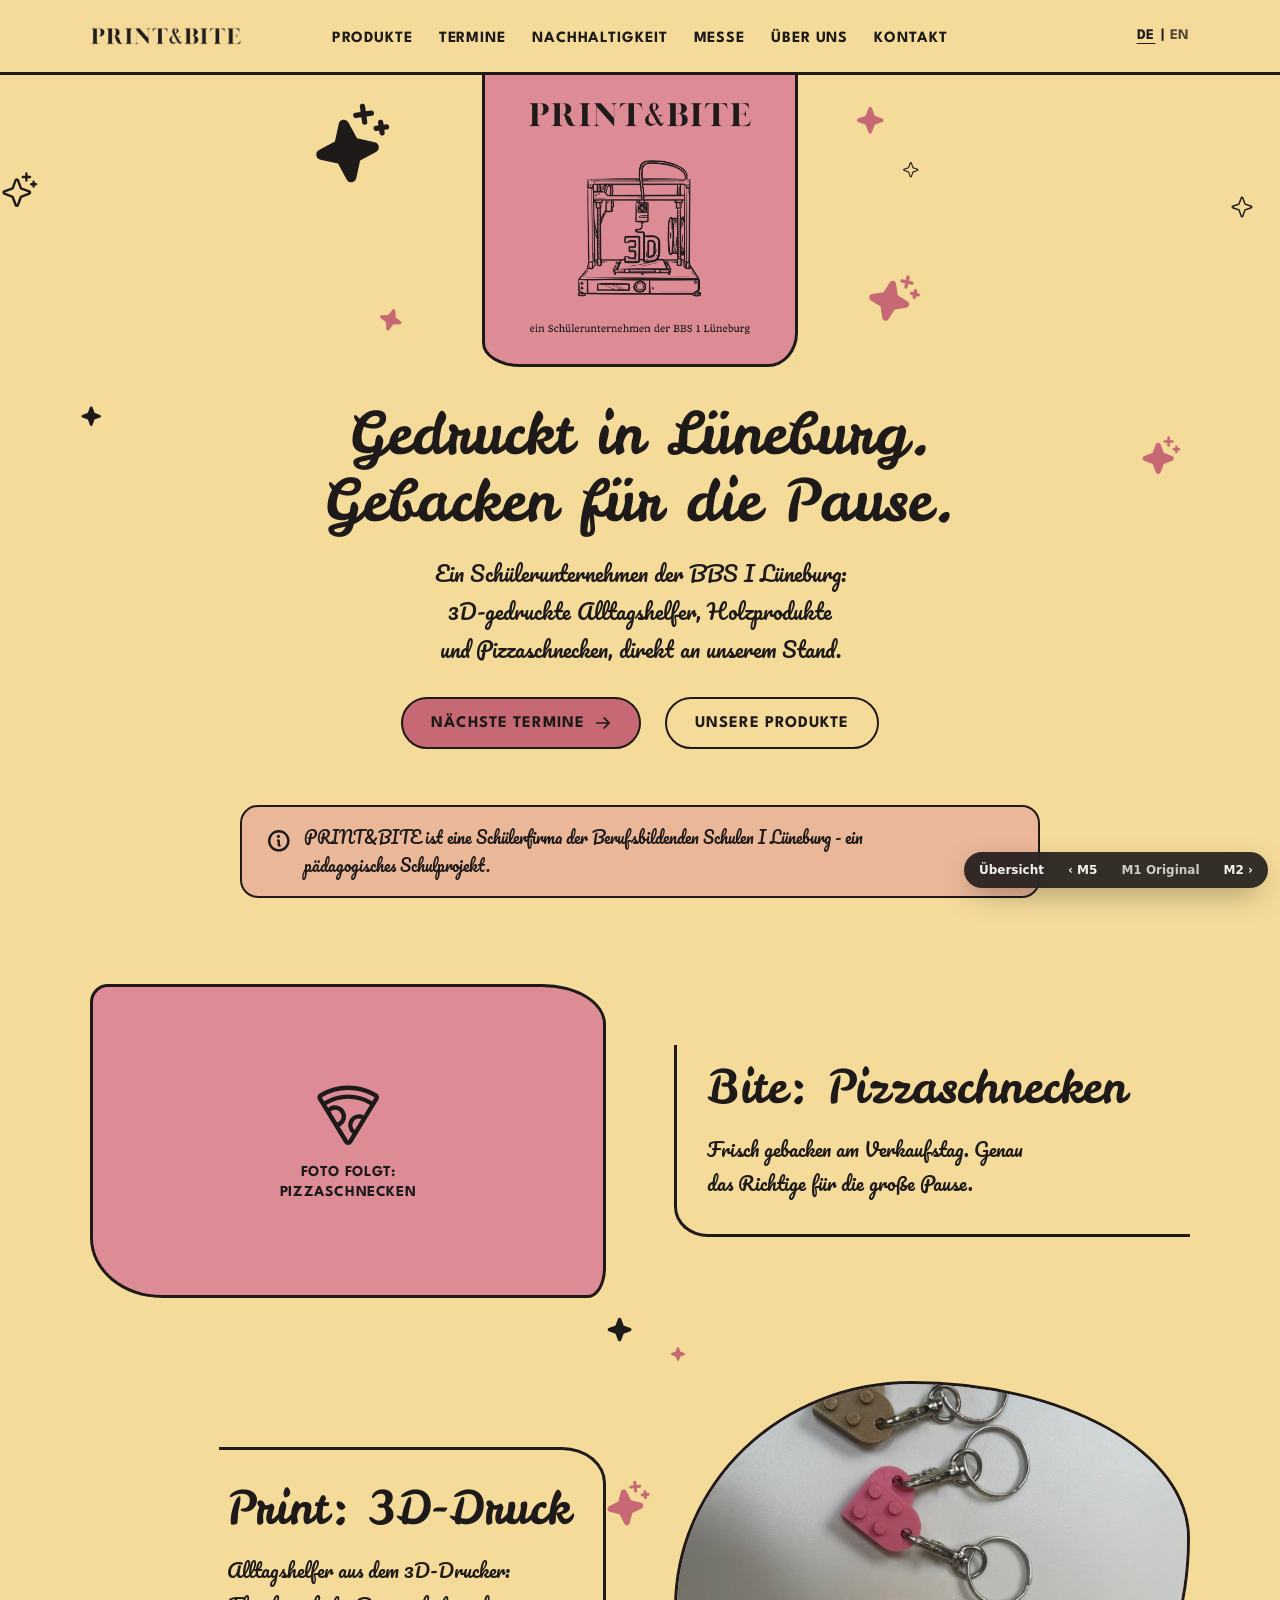
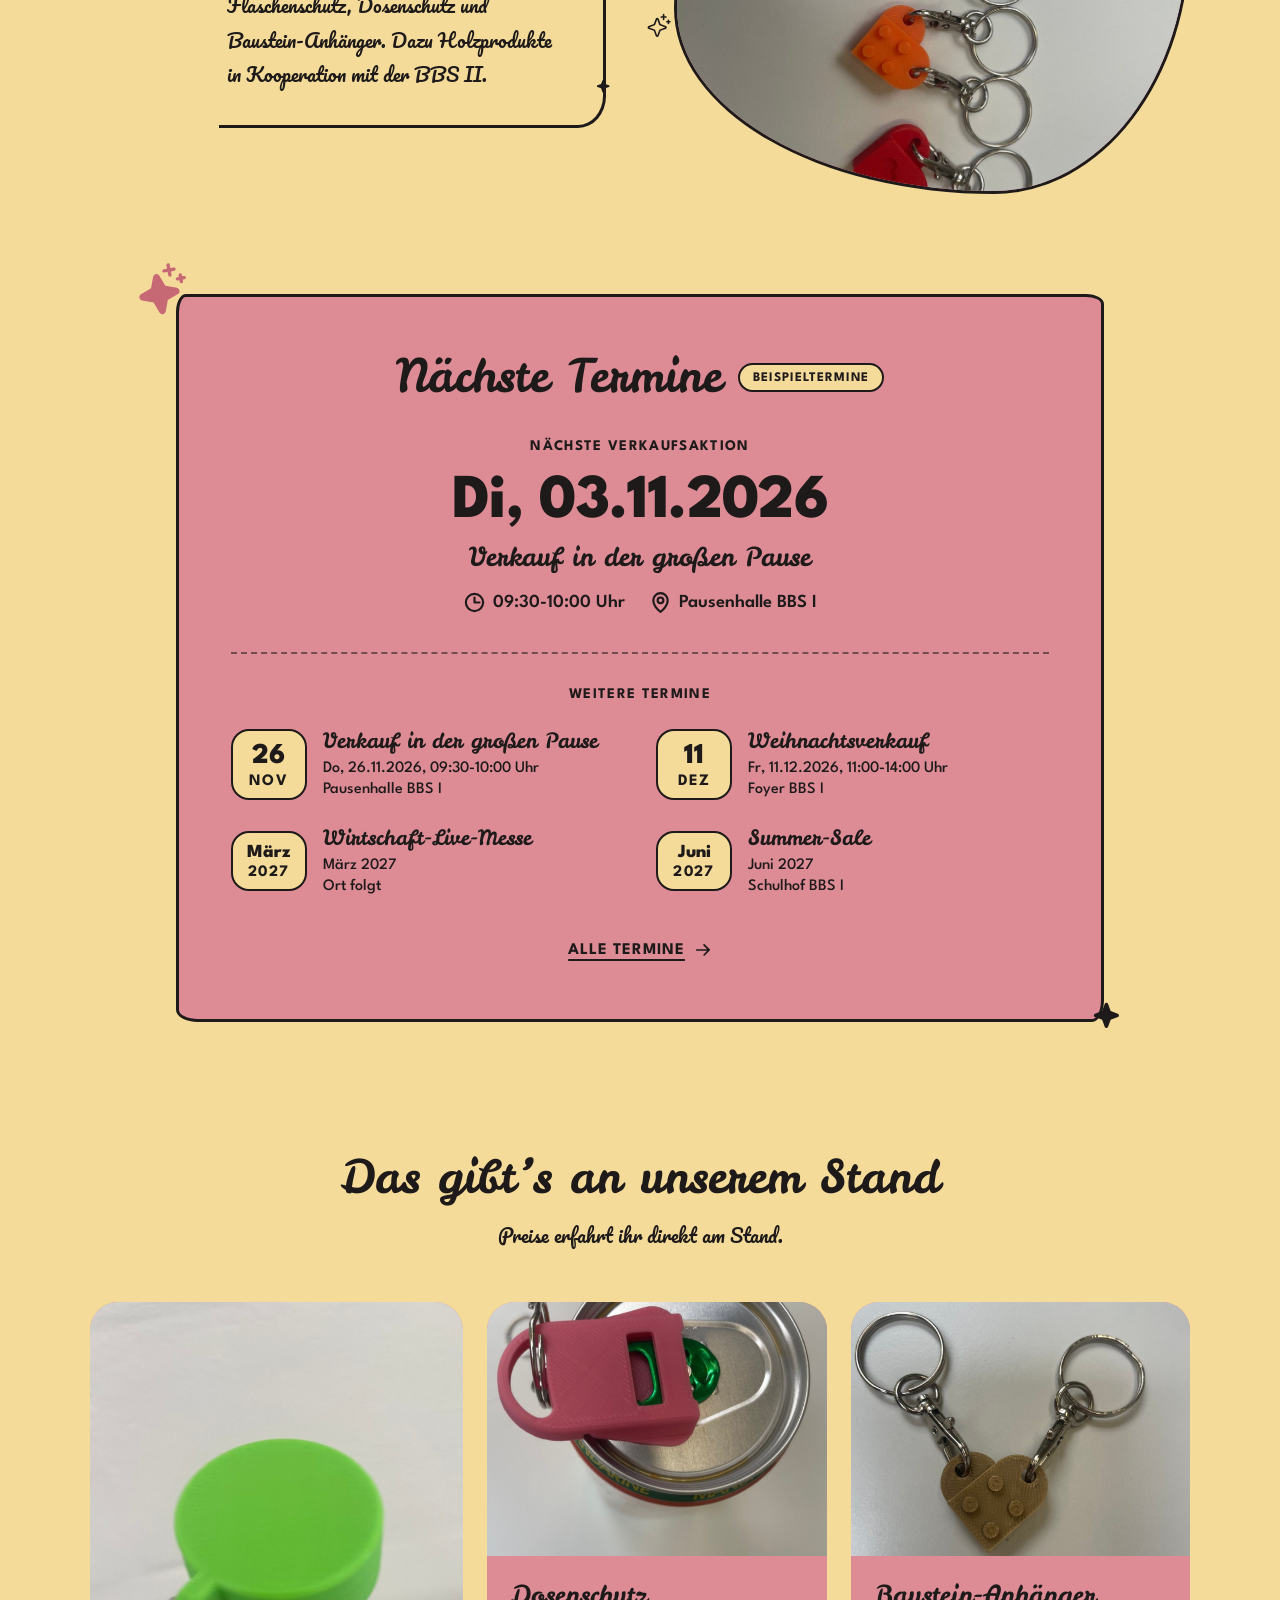
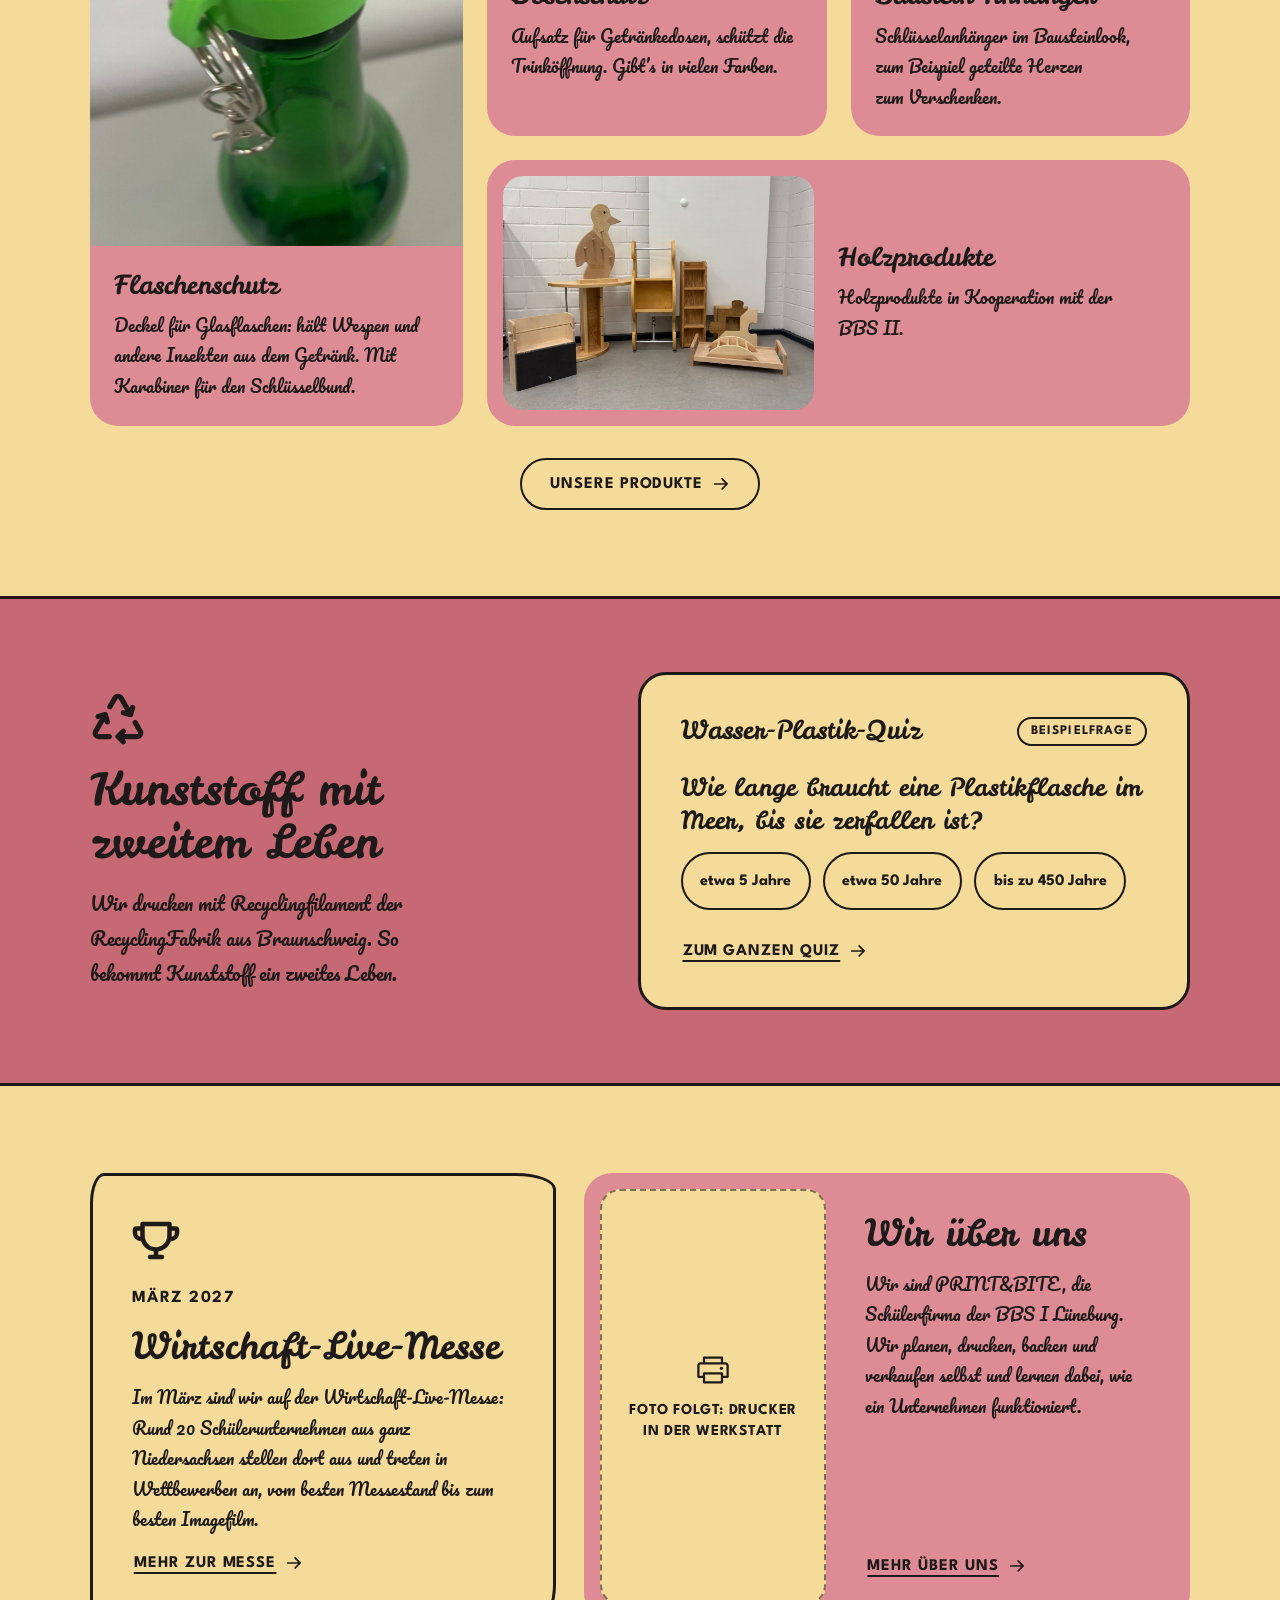
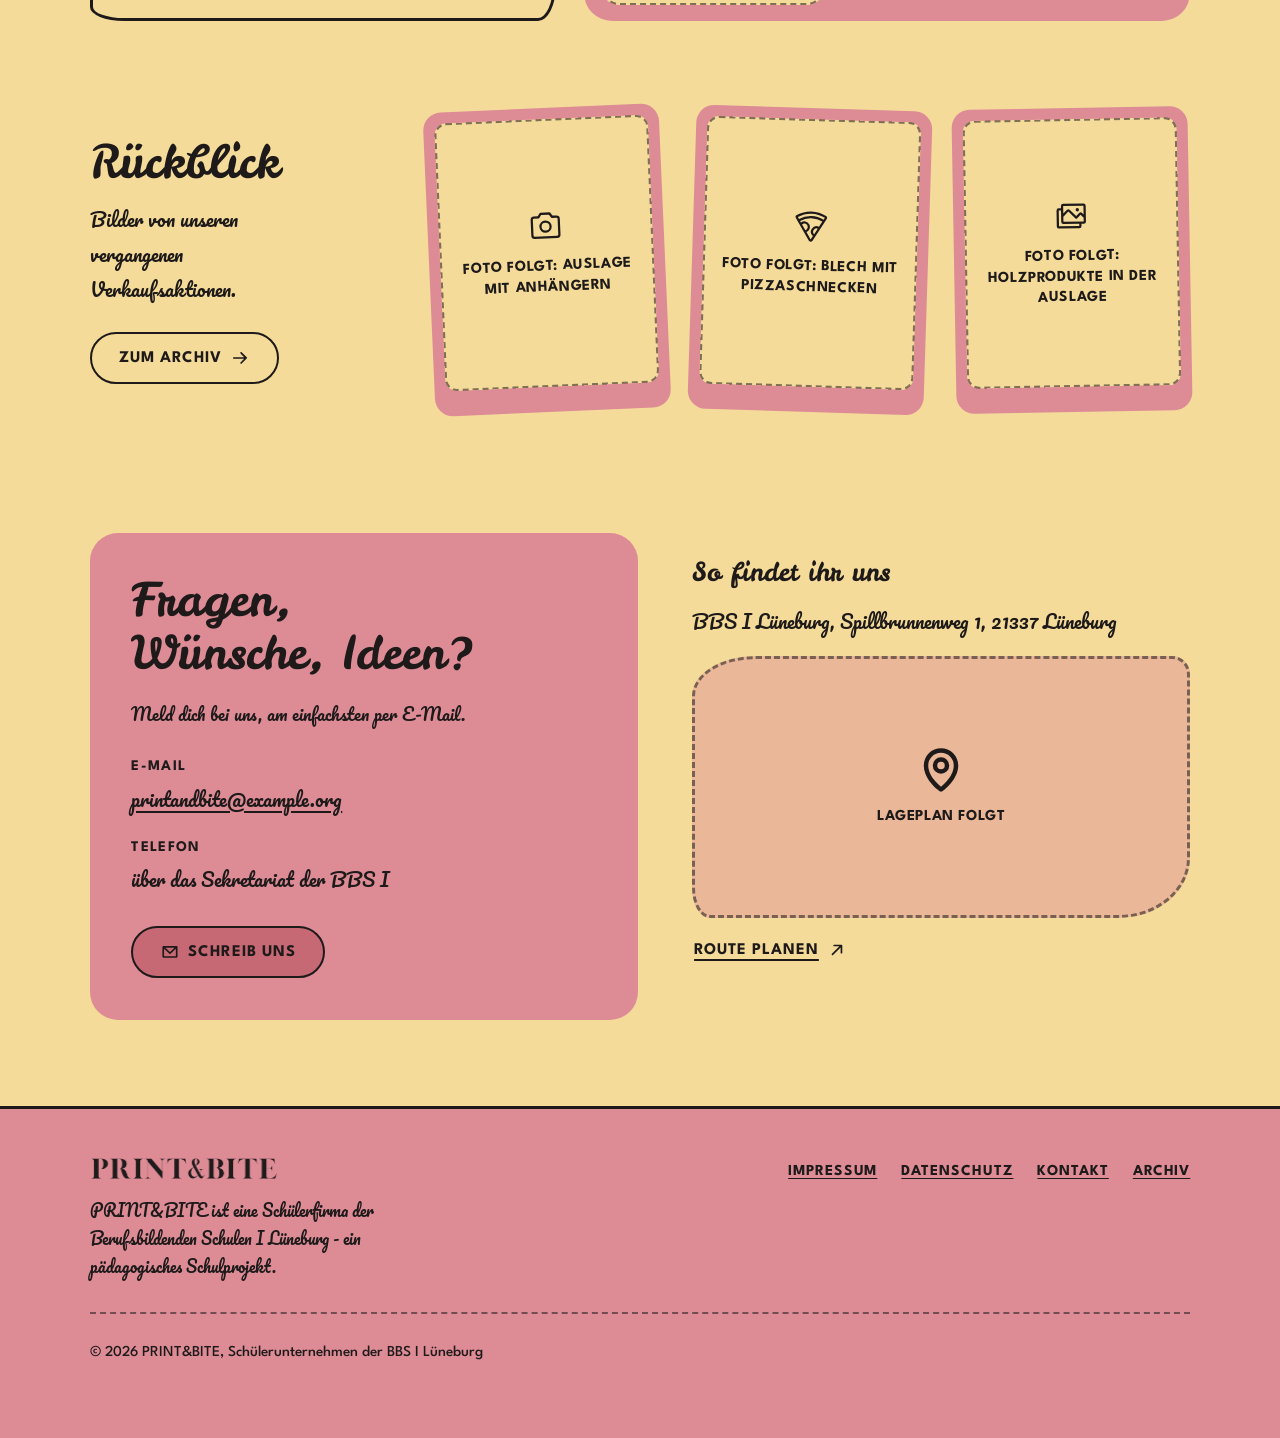
<file: mockups/m1-original.html>
<!doctype html>
<html lang="de">
<head>
  <meta charset="utf-8">
  <meta name="viewport" content="width=device-width, initial-scale=1">
  <meta name="robots" content="noindex">
  <title>M1 Original - PRINT&amp;BITE Mockup</title>
  <link rel="stylesheet" href="assets/fonts/fonts.css">
  <link rel="stylesheet" href="design-system/tokens.css">
  <link rel="stylesheet" href="design-system/base.css">
  <link rel="stylesheet" href="design-system/components.css">
  <link rel="stylesheet" href="themes/m1-original.css">
  <script src="design-system/mockup.js" defer></script>
</head>
<body class="theme-m1">
  <a class="skip-link" href="#inhalt">Zum Inhalt</a>

  <header class="ds-header m1-header">
    <div class="container ds-header__inner">
      <a class="m1-header__brand" href="#inhalt" aria-label="PRINT&amp;BITE, zum Seitenanfang">
        <img class="ds-logo ds-logo--wordmark" src="assets/logo/m1-wordmark.png" alt="PRINT&amp;BITE" width="1530" height="181">
      </a>

      <nav class="ds-nav" aria-label="Hauptnavigation">
        <ul>
          <li><a href="#produkte">Produkte</a></li>
          <li><a href="#termine">Termine</a></li>
          <li><a href="#nachhaltigkeit">Nachhaltigkeit</a></li>
          <li><a href="#messe">Messe</a></li>
          <li><a href="#ueber-uns">Über uns</a></li>
          <li><a href="#kontakt">Kontakt</a></li>
        </ul>
      </nav>

      <div class="m1-header__tools">
        <nav class="ds-lang" aria-label="Sprache">
          <a href="#" aria-current="true">DE</a>
          <span aria-hidden="true">|</span>
          <a href="#" lang="en" hreflang="en">EN</a>
        </nav>
        <details class="ds-menu">
          <summary><svg class="ds-icon" aria-hidden="true" focusable="false" xmlns="http://www.w3.org/2000/svg" viewBox="0 0 256 256" fill="currentColor"><path d="M228,128a12,12,0,0,1-12,12H40a12,12,0,0,1,0-24H216A12,12,0,0,1,228,128ZM40,76H216a12,12,0,0,0,0-24H40a12,12,0,0,0,0,24ZM216,180H40a12,12,0,0,0,0,24H216a12,12,0,0,0,0-24Z"/></svg> Menü</summary>
          <ul class="ds-menu__panel">
            <li><a href="#produkte">Produkte</a></li>
            <li><a href="#termine">Termine</a></li>
            <li><a href="#nachhaltigkeit">Nachhaltigkeit</a></li>
            <li><a href="#messe">Messe</a></li>
            <li><a href="#ueber-uns">Über uns</a></li>
            <li><a href="#kontakt">Kontakt</a></li>
          </ul>
        </details>
      </div>
    </div>
  </header>

  <main id="inhalt">

    <!-- Hero: Logo-Box wie im Wireframe, Sparkles drumherum -->
    <section class="m1-hero" aria-labelledby="hero-title">
      <div class="m1-hero__sparks" aria-hidden="true">
        <span class="m1-spark m1-spark--ink m1-spark--twinkle" style="--dx:-330px; --y:28px; --s:5.25rem; --r:-8deg"><svg class="ds-icon" aria-hidden="true" focusable="false" xmlns="http://www.w3.org/2000/svg" viewBox="0 0 256 256" fill="currentColor"><path d="M208,144a15.78,15.78,0,0,1-10.42,14.94L146,178l-19,51.62a15.92,15.92,0,0,1-29.88,0L78,178l-51.62-19a15.92,15.92,0,0,1,0-29.88L78,110l19-51.62a15.92,15.92,0,0,1,29.88,0L146,110l51.62,19A15.78,15.78,0,0,1,208,144ZM152,48h16V64a8,8,0,0,0,16,0V48h16a8,8,0,0,0,0-16H184V16a8,8,0,0,0-16,0V32H152a8,8,0,0,0,0,16Zm88,32h-8V72a8,8,0,0,0-16,0v8h-8a8,8,0,0,0,0,16h8v8a8,8,0,0,0,16,0V96h8a8,8,0,0,0,0-16Z"/></svg></span>
        <span class="m1-spark m1-spark--rose" style="--dx:215px; --y:30px; --s:1.9rem"><svg class="ds-icon" aria-hidden="true" focusable="false" xmlns="http://www.w3.org/2000/svg" viewBox="0 0 256 256" fill="currentColor"><path d="M240,128a15.79,15.79,0,0,1-10.5,15l-63.44,23.07L143,229.5a16,16,0,0,1-30,0L89.94,166.06,26.5,143a16,16,0,0,1,0-30L89.94,89.94,113,26.5a16,16,0,0,1,30,0l23.07,63.44L229.5,113A15.79,15.79,0,0,1,240,128Z"/></svg></span>
        <span class="m1-spark m1-spark--ink" style="--dx:262px; --y:86px; --s:1.1rem"><svg class="ds-icon" aria-hidden="true" focusable="false" xmlns="http://www.w3.org/2000/svg" viewBox="0 0 256 256" fill="currentColor"><path d="M229.5,113,166.06,89.94,143,26.5a16,16,0,0,0-30,0L89.94,89.94,26.5,113a16,16,0,0,0,0,30l63.44,23.07L113,229.5a16,16,0,0,0,30,0l23.07-63.44L229.5,143a16,16,0,0,0,0-30ZM157.08,152.3a8,8,0,0,0-4.78,4.78L128,223.9l-24.3-66.82a8,8,0,0,0-4.78-4.78L32.1,128l66.82-24.3a8,8,0,0,0,4.78-4.78L128,32.1l24.3,66.82a8,8,0,0,0,4.78,4.78L223.9,128Z"/></svg></span>
        <span class="m1-spark m1-spark--rose m1-spark--twinkle" style="--dx:226px; --y:196px; --s:3.4rem; --r:12deg; --delay:-1.6s"><svg class="ds-icon" aria-hidden="true" focusable="false" xmlns="http://www.w3.org/2000/svg" viewBox="0 0 256 256" fill="currentColor"><path d="M208,144a15.78,15.78,0,0,1-10.42,14.94L146,178l-19,51.62a15.92,15.92,0,0,1-29.88,0L78,178l-51.62-19a15.92,15.92,0,0,1,0-29.88L78,110l19-51.62a15.92,15.92,0,0,1,29.88,0L146,110l51.62,19A15.78,15.78,0,0,1,208,144ZM152,48h16V64a8,8,0,0,0,16,0V48h16a8,8,0,0,0,0-16H184V16a8,8,0,0,0-16,0V32H152a8,8,0,0,0,0,16Zm88,32h-8V72a8,8,0,0,0-16,0v8h-8a8,8,0,0,0,0,16h8v8a8,8,0,0,0,16,0V96h8a8,8,0,0,0,0-16Z"/></svg></span>
        <span class="m1-spark m1-spark--rose" style="--dx:-262px; --y:232px; --s:1.6rem; --r:18deg"><svg class="ds-icon" aria-hidden="true" focusable="false" xmlns="http://www.w3.org/2000/svg" viewBox="0 0 256 256" fill="currentColor"><path d="M240,128a15.79,15.79,0,0,1-10.5,15l-63.44,23.07L143,229.5a16,16,0,0,1-30,0L89.94,166.06,26.5,143a16,16,0,0,1,0-30L89.94,89.94,113,26.5a16,16,0,0,1,30,0l23.07,63.44L229.5,113A15.79,15.79,0,0,1,240,128Z"/></svg></span>
        <span class="m1-spark m1-spark--ink m1-spark--desk" style="--dx:-640px; --y:96px; --s:2.4rem"><svg class="ds-icon" aria-hidden="true" focusable="false" xmlns="http://www.w3.org/2000/svg" viewBox="0 0 256 256" fill="currentColor"><path d="M197.58,129.06,146,110l-19-51.62a15.92,15.92,0,0,0-29.88,0L78,110l-51.62,19a15.92,15.92,0,0,0,0,29.88L78,178l19,51.62a15.92,15.92,0,0,0,29.88,0L146,178l51.62-19a15.92,15.92,0,0,0,0-29.88ZM137,164.22a8,8,0,0,0-4.74,4.74L112,223.85,91.78,169A8,8,0,0,0,87,164.22L32.15,144,87,123.78A8,8,0,0,0,91.78,119L112,64.15,132.22,119a8,8,0,0,0,4.74,4.74L191.85,144ZM144,40a8,8,0,0,1,8-8h16V16a8,8,0,0,1,16,0V32h16a8,8,0,0,1,0,16H184V64a8,8,0,0,1-16,0V48H152A8,8,0,0,1,144,40ZM248,88a8,8,0,0,1-8,8h-8v8a8,8,0,0,1-16,0V96h-8a8,8,0,0,1,0-16h8V72a8,8,0,0,1,16,0v8h8A8,8,0,0,1,248,88Z"/></svg></span>
        <span class="m1-spark m1-spark--ink m1-spark--desk" style="--dx:-560px; --y:330px; --s:1.4rem"><svg class="ds-icon" aria-hidden="true" focusable="false" xmlns="http://www.w3.org/2000/svg" viewBox="0 0 256 256" fill="currentColor"><path d="M240,128a15.79,15.79,0,0,1-10.5,15l-63.44,23.07L143,229.5a16,16,0,0,1-30,0L89.94,166.06,26.5,143a16,16,0,0,1,0-30L89.94,89.94,113,26.5a16,16,0,0,1,30,0l23.07,63.44L229.5,113A15.79,15.79,0,0,1,240,128Z"/></svg></span>
        <span class="m1-spark m1-spark--ink m1-spark--desk" style="--dx:590px; --y:120px; --s:1.5rem"><svg class="ds-icon" aria-hidden="true" focusable="false" xmlns="http://www.w3.org/2000/svg" viewBox="0 0 256 256" fill="currentColor"><path d="M229.5,113,166.06,89.94,143,26.5a16,16,0,0,0-30,0L89.94,89.94,26.5,113a16,16,0,0,0,0,30l63.44,23.07L113,229.5a16,16,0,0,0,30,0l23.07-63.44L229.5,143a16,16,0,0,0,0-30ZM157.08,152.3a8,8,0,0,0-4.78,4.78L128,223.9l-24.3-66.82a8,8,0,0,0-4.78-4.78L32.1,128l66.82-24.3a8,8,0,0,0,4.78-4.78L128,32.1l24.3,66.82a8,8,0,0,0,4.78,4.78L223.9,128Z"/></svg></span>
        <span class="m1-spark m1-spark--rose m1-spark--desk m1-spark--twinkle" style="--dx:500px; --y:360px; --s:2.6rem; --delay:-2.4s"><svg class="ds-icon" aria-hidden="true" focusable="false" xmlns="http://www.w3.org/2000/svg" viewBox="0 0 256 256" fill="currentColor"><path d="M208,144a15.78,15.78,0,0,1-10.42,14.94L146,178l-19,51.62a15.92,15.92,0,0,1-29.88,0L78,178l-51.62-19a15.92,15.92,0,0,1,0-29.88L78,110l19-51.62a15.92,15.92,0,0,1,29.88,0L146,110l51.62,19A15.78,15.78,0,0,1,208,144ZM152,48h16V64a8,8,0,0,0,16,0V48h16a8,8,0,0,0,0-16H184V16a8,8,0,0,0-16,0V32H152a8,8,0,0,0,0,16Zm88,32h-8V72a8,8,0,0,0-16,0v8h-8a8,8,0,0,0,0,16h8v8a8,8,0,0,0,16,0V96h8a8,8,0,0,0,0-16Z"/></svg></span>
      </div>

      <div class="m1-logobox" data-reveal>
        <img class="ds-logo m1-logobox__logo" src="assets/logo/m1-full.png" alt="PRINT&amp;BITE, ein Schülerunternehmen der BBS 1 Lüneburg" width="1586" height="1649">
      </div>

      <h1 id="hero-title" class="m1-hero__title" data-reveal style="--reveal-index:1">Gedruckt in Lüneburg. Gebacken für die Pause.</h1>
      <p class="lead m1-hero__lead" data-reveal style="--reveal-index:2">Ein Schülerunternehmen der BBS I Lüneburg: 3D-gedruckte Alltagshelfer, Holzprodukte und Pizzaschnecken, direkt an unserem Stand.</p>
      <div class="ds-actions m1-hero__actions" data-reveal style="--reveal-index:3">
        <a class="ds-btn" href="#termine">Nächste Termine <svg class="ds-icon" aria-hidden="true" focusable="false" xmlns="http://www.w3.org/2000/svg" viewBox="0 0 256 256" fill="currentColor"><path d="M224.49,136.49l-72,72a12,12,0,0,1-17-17L187,140H40a12,12,0,0,1,0-24H187L135.51,64.48a12,12,0,0,1,17-17l72,72A12,12,0,0,1,224.49,136.49Z"/></svg></a>
        <a class="ds-btn ds-btn--secondary" href="#produkte">Unsere Produkte</a>
      </div>
    </section>

    <div class="container">
      <aside class="ds-notice m1-notice" aria-label="Hinweis" data-reveal>
        <svg class="ds-icon" aria-hidden="true" focusable="false" xmlns="http://www.w3.org/2000/svg" viewBox="0 0 256 256" fill="currentColor"><path d="M108,84a16,16,0,1,1,16,16A16,16,0,0,1,108,84Zm128,44A108,108,0,1,1,128,20,108.12,108.12,0,0,1,236,128Zm-24,0a84,84,0,1,0-84,84A84.09,84.09,0,0,0,212,128Zm-72,36.68V132a20,20,0,0,0-20-20,12,12,0,0,0-4,23.32V168a20,20,0,0,0,20,20,12,12,0,0,0,4-23.32Z"/></svg>
        <p>PRINT&amp;BITE ist eine Schülerfirma der Berufsbildenden Schulen I Lüneburg - ein pädagogisches Schulprojekt.</p>
      </aside>
    </div>

    <!-- Zickzack nach Wireframe: Zeile 1 Pizzaschnecken links, Zeile 2 3D-Druck rechts -->
    <div id="produkte" class="container m1-zigzag">
      <section class="m1-row m1-row--bite" aria-labelledby="bite-title">
        <figure class="ds-placeholder m1-shape-snack" data-reveal>
          <svg class="ds-icon" aria-hidden="true" focusable="false" xmlns="http://www.w3.org/2000/svg" viewBox="0 0 256 256" fill="currentColor"><path d="M239.54,63a15.91,15.91,0,0,0-7.25-9.9,201.49,201.49,0,0,0-208.58,0,16,16,0,0,0-5.37,22l96,157.27a16,16,0,0,0,27.36,0l96-157.27A15.82,15.82,0,0,0,239.54,63ZM63.59,118.5a24,24,0,1,1,24.47,40.09Zm87.92,66.95A24,24,0,0,1,176,145.37Zm32.93-53.93a40,40,0,0,0-41.38,67.77L128,224,96.5,172.43a40,40,0,1,0-41.35-67.76L48.8,94.26a152,152,0,0,1,158.39,0Zm31.1-50.93a168.12,168.12,0,0,0-175.08,0L32,66.77a185.6,185.6,0,0,1,192,0Z"/></svg>
          <figcaption>Foto folgt: Pizzaschnecken</figcaption>
        </figure>
        <div class="m1-row__text m1-frame-l" data-reveal style="--reveal-index:1">
          <h2 id="bite-title">Bite: Pizzaschnecken</h2>
          <p>Frisch gebacken am Verkaufstag. Genau das Richtige für die große Pause.</p>
        </div>
      </section>

      <div class="m1-row-gap" aria-hidden="true">
        <span class="m1-spark m1-spark--ink" style="--dx:-34px; --y:22%; --s:1.7rem"><svg class="ds-icon" aria-hidden="true" focusable="false" xmlns="http://www.w3.org/2000/svg" viewBox="0 0 256 256" fill="currentColor"><path d="M240,128a15.79,15.79,0,0,1-10.5,15l-63.44,23.07L143,229.5a16,16,0,0,1-30,0L89.94,166.06,26.5,143a16,16,0,0,1,0-30L89.94,89.94,113,26.5a16,16,0,0,1,30,0l23.07,63.44L229.5,113A15.79,15.79,0,0,1,240,128Z"/></svg></span>
        <span class="m1-spark m1-spark--rose" style="--dx:30px; --y:58%; --s:1rem"><svg class="ds-icon" aria-hidden="true" focusable="false" xmlns="http://www.w3.org/2000/svg" viewBox="0 0 256 256" fill="currentColor"><path d="M240,128a15.79,15.79,0,0,1-10.5,15l-63.44,23.07L143,229.5a16,16,0,0,1-30,0L89.94,166.06,26.5,143a16,16,0,0,1,0-30L89.94,89.94,113,26.5a16,16,0,0,1,30,0l23.07,63.44L229.5,113A15.79,15.79,0,0,1,240,128Z"/></svg></span>
      </div>

      <section class="m1-row m1-row--print" aria-labelledby="print-title">
        <div class="m1-row__text m1-frame-r" data-reveal>
          <h2 id="print-title">Print: 3D-Druck</h2>
          <p>Alltagshelfer aus dem 3D-Drucker: Flaschenschutz, Dosenschutz und Baustein-Anhänger. Dazu Holzprodukte in Kooperation mit der BBS II.</p>
        </div>
        <figure class="ds-media m1-blob" data-reveal style="--reveal-index:1">
          <img src="assets/img/produkt-anhaenger.jpg" alt="Vier Herz-Anhänger im Bausteinlook in Beige, Rosa, Orange und Rot, jedes Herz aus zwei Hälften mit Schlüsselringen" width="1200" height="1600" loading="lazy">
        </figure>
        <span class="m1-spark m1-spark--rose m1-spark--desk m1-spark--twinkle" aria-hidden="true" style="--dx:-36px; --y:24%; --s:3rem; --r:-6deg"><svg class="ds-icon" aria-hidden="true" focusable="false" xmlns="http://www.w3.org/2000/svg" viewBox="0 0 256 256" fill="currentColor"><path d="M208,144a15.78,15.78,0,0,1-10.42,14.94L146,178l-19,51.62a15.92,15.92,0,0,1-29.88,0L78,178l-51.62-19a15.92,15.92,0,0,1,0-29.88L78,110l19-51.62a15.92,15.92,0,0,1,29.88,0L146,110l51.62,19A15.78,15.78,0,0,1,208,144ZM152,48h16V64a8,8,0,0,0,16,0V48h16a8,8,0,0,0,0-16H184V16a8,8,0,0,0-16,0V32H152a8,8,0,0,0,0,16Zm88,32h-8V72a8,8,0,0,0-16,0v8h-8a8,8,0,0,0,0,16h8v8a8,8,0,0,0,16,0V96h8a8,8,0,0,0,0-16Z"/></svg></span>
        <span class="m1-spark m1-spark--ink m1-spark--desk" aria-hidden="true" style="--dx:6px; --y:56%; --s:1.6rem"><svg class="ds-icon" aria-hidden="true" focusable="false" xmlns="http://www.w3.org/2000/svg" viewBox="0 0 256 256" fill="currentColor"><path d="M197.58,129.06,146,110l-19-51.62a15.92,15.92,0,0,0-29.88,0L78,110l-51.62,19a15.92,15.92,0,0,0,0,29.88L78,178l19,51.62a15.92,15.92,0,0,0,29.88,0L146,178l51.62-19a15.92,15.92,0,0,0,0-29.88ZM137,164.22a8,8,0,0,0-4.74,4.74L112,223.85,91.78,169A8,8,0,0,0,87,164.22L32.15,144,87,123.78A8,8,0,0,0,91.78,119L112,64.15,132.22,119a8,8,0,0,0,4.74,4.74L191.85,144ZM144,40a8,8,0,0,1,8-8h16V16a8,8,0,0,1,16,0V32h16a8,8,0,0,1,0,16H184V64a8,8,0,0,1-16,0V48H152A8,8,0,0,1,144,40ZM248,88a8,8,0,0,1-8,8h-8v8a8,8,0,0,1-16,0V96h-8a8,8,0,0,1,0-16h8V72a8,8,0,0,1,16,0v8h8A8,8,0,0,1,248,88Z"/></svg></span>
        <span class="m1-spark m1-spark--ink m1-spark--desk" aria-hidden="true" style="--dx:-44px; --y:72%; --s:0.9rem"><svg class="ds-icon" aria-hidden="true" focusable="false" xmlns="http://www.w3.org/2000/svg" viewBox="0 0 256 256" fill="currentColor"><path d="M240,128a15.79,15.79,0,0,1-10.5,15l-63.44,23.07L143,229.5a16,16,0,0,1-30,0L89.94,166.06,26.5,143a16,16,0,0,1,0-30L89.94,89.94,113,26.5a16,16,0,0,1,30,0l23.07,63.44L229.5,113A15.79,15.79,0,0,1,240,128Z"/></svg></span>
      </section>
    </div>

    <!-- Box "Ort und Datum vom Stand" -->
    <section id="termine" class="section m1-termine" aria-labelledby="termine-title">
      <div class="container">
        <div class="m1-datebox" data-reveal>
          <span class="m1-spark m1-spark--rose m1-spark--desk" aria-hidden="true" style="--dx:-505px; --y:-34px; --s:3.4rem; --r:-10deg"><svg class="ds-icon" aria-hidden="true" focusable="false" xmlns="http://www.w3.org/2000/svg" viewBox="0 0 256 256" fill="currentColor"><path d="M208,144a15.78,15.78,0,0,1-10.42,14.94L146,178l-19,51.62a15.92,15.92,0,0,1-29.88,0L78,178l-51.62-19a15.92,15.92,0,0,1,0-29.88L78,110l19-51.62a15.92,15.92,0,0,1,29.88,0L146,110l51.62,19A15.78,15.78,0,0,1,208,144ZM152,48h16V64a8,8,0,0,0,16,0V48h16a8,8,0,0,0,0-16H184V16a8,8,0,0,0-16,0V32H152a8,8,0,0,0,0,16Zm88,32h-8V72a8,8,0,0,0-16,0v8h-8a8,8,0,0,0,0,16h8v8a8,8,0,0,0,16,0V96h8a8,8,0,0,0,0-16Z"/></svg></span>
          <span class="m1-spark m1-spark--ink m1-spark--desk" aria-hidden="true" style="--dx:452px; --y:calc(100% - 18px); --s:1.8rem"><svg class="ds-icon" aria-hidden="true" focusable="false" xmlns="http://www.w3.org/2000/svg" viewBox="0 0 256 256" fill="currentColor"><path d="M240,128a15.79,15.79,0,0,1-10.5,15l-63.44,23.07L143,229.5a16,16,0,0,1-30,0L89.94,166.06,26.5,143a16,16,0,0,1,0-30L89.94,89.94,113,26.5a16,16,0,0,1,30,0l23.07,63.44L229.5,113A15.79,15.79,0,0,1,240,128Z"/></svg></span>

          <div class="m1-datebox__head">
            <h2 id="termine-title">Nächste Termine</h2>
            <span class="ds-badge">Beispieltermine</span>
          </div>

          <article class="m1-next" aria-labelledby="next-title">
            <p class="m1-label">Nächste Verkaufsaktion</p>
            <p class="m1-next__date"><time datetime="2026-11-03">Di, 03.11.2026</time></p>
            <h3 id="next-title" class="m1-next__title">Verkauf in der großen Pause</h3>
            <p class="m1-next__meta">
              <span><svg class="ds-icon" aria-hidden="true" focusable="false" xmlns="http://www.w3.org/2000/svg" viewBox="0 0 256 256" fill="currentColor"><path d="M128,20A108,108,0,1,0,236,128,108.12,108.12,0,0,0,128,20Zm0,192a84,84,0,1,1,84-84A84.09,84.09,0,0,1,128,212Zm68-84a12,12,0,0,1-12,12H128a12,12,0,0,1-12-12V72a12,12,0,0,1,24,0v44h44A12,12,0,0,1,196,128Z"/></svg> 09:30-10:00 Uhr</span>
              <span><svg class="ds-icon" aria-hidden="true" focusable="false" xmlns="http://www.w3.org/2000/svg" viewBox="0 0 256 256" fill="currentColor"><path d="M128,60a44,44,0,1,0,44,44A44.05,44.05,0,0,0,128,60Zm0,64a20,20,0,1,1,20-20A20,20,0,0,1,128,124Zm0-112a92.1,92.1,0,0,0-92,92c0,77.36,81.64,135.4,85.12,137.83a12,12,0,0,0,13.76,0,259,259,0,0,0,42.18-39C205.15,170.57,220,136.37,220,104A92.1,92.1,0,0,0,128,12Zm31.3,174.71A249.35,249.35,0,0,1,128,216.89a249.35,249.35,0,0,1-31.3-30.18C80,167.37,60,137.31,60,104a68,68,0,0,1,136,0C196,137.31,176,167.37,159.3,186.71Z"/></svg> Pausenhalle BBS I</span>
            </p>
          </article>

          <div class="m1-more">
            <h3 class="m1-label">Weitere Termine</h3>
            <ul class="ds-events m1-events" role="list">
              <li class="ds-event">
                <span class="ds-event__date" aria-hidden="true"><span class="ds-event__day">26</span><span class="ds-event__month">Nov</span></span>
                <div>
                  <p class="ds-event__title">Verkauf in der großen Pause</p>
                  <p class="ds-event__meta"><time datetime="2026-11-26">Do, 26.11.2026</time>, <span class="m1-nowrap">09:30-10:00 Uhr</span><br>Pausenhalle BBS I</p>
                </div>
              </li>
              <li class="ds-event">
                <span class="ds-event__date" aria-hidden="true"><span class="ds-event__day">11</span><span class="ds-event__month">Dez</span></span>
                <div>
                  <p class="ds-event__title">Weihnachtsverkauf</p>
                  <p class="ds-event__meta"><time datetime="2026-12-11">Fr, 11.12.2026</time>, <span class="m1-nowrap">11:00-14:00 Uhr</span><br>Foyer BBS I</p>
                </div>
              </li>
              <li class="ds-event">
                <span class="ds-event__date" aria-hidden="true"><span class="ds-event__day ds-event__day--word">März</span><span class="ds-event__month">2027</span></span>
                <div>
                  <p class="ds-event__title">Wirtschaft-Live-Messe</p>
                  <p class="ds-event__meta"><time datetime="2027-03">März 2027</time><br>Ort folgt</p>
                </div>
              </li>
              <li class="ds-event">
                <span class="ds-event__date" aria-hidden="true"><span class="ds-event__day ds-event__day--word">Juni</span><span class="ds-event__month">2027</span></span>
                <div>
                  <p class="ds-event__title">Summer-Sale</p>
                  <p class="ds-event__meta"><time datetime="2027-06">Juni 2027</time><br>Schulhof BBS I</p>
                </div>
              </li>
            </ul>
          </div>

          <p class="m1-datebox__foot"><a class="ds-btn ds-btn--link" href="#">Alle Termine <svg class="ds-icon" aria-hidden="true" focusable="false" xmlns="http://www.w3.org/2000/svg" viewBox="0 0 256 256" fill="currentColor"><path d="M224.49,136.49l-72,72a12,12,0,0,1-17-17L187,140H40a12,12,0,0,1,0-24H187L135.51,64.48a12,12,0,0,1,17-17l72,72A12,12,0,0,1,224.49,136.49Z"/></svg></a></p>
        </div>
      </div>
    </section>

    <!-- Produktreihe: 4 Produkte, 4 Zellen -->
    <section class="section m1-sortiment" aria-labelledby="sortiment-title">
      <div class="container">
        <div class="m1-section-head" data-reveal>
          <h2 id="sortiment-title">Das gibt’s an unserem Stand</h2>
          <p>Preise erfahrt ihr direkt am Stand.</p>
        </div>

        <div class="m1-bento">
          <article class="ds-card m1-bento__item--tall" data-reveal>
            <div class="ds-card__media">
              <img src="assets/img/produkt-flaschenschutz.jpg" alt="Grüner 3D-gedruckter Flaschenschutz mit Karabiner auf einer grünen Glasflasche" width="1200" height="1600" loading="lazy">
            </div>
            <div class="ds-card__body">
              <h3 class="ds-card__title">Flaschenschutz</h3>
              <p>Deckel für Glasflaschen: hält Wespen und andere Insekten aus dem Getränk. Mit Karabiner für den Schlüsselbund.</p>
            </div>
          </article>

          <article class="ds-card" data-reveal style="--reveal-index:1">
            <div class="ds-card__media">
              <img src="assets/img/produkt-dosenschutz.jpg" alt="Pinker 3D-gedruckter Dosenschutz auf einer Getränkedose" width="1200" height="1600" loading="lazy">
            </div>
            <div class="ds-card__body">
              <h3 class="ds-card__title">Dosenschutz</h3>
              <p>Aufsatz für Getränkedosen, schützt die Trinköffnung. Gibt’s in vielen Farben.</p>
            </div>
          </article>

          <article class="ds-card" data-reveal style="--reveal-index:2">
            <div class="ds-card__media">
              <img src="assets/img/produkt-anhaenger-detail.jpg" alt="Herz im Bausteinlook aus zwei Hälften, jede Hälfte mit eigenem Karabiner und Schlüsselring" width="1200" height="845" loading="lazy">
            </div>
            <div class="ds-card__body">
              <h3 class="ds-card__title">Baustein-Anhänger</h3>
              <p>Schlüsselanhänger im Bausteinlook, zum Beispiel geteilte Herzen zum Verschenken.</p>
            </div>
          </article>

          <article class="ds-card m1-bento__item--wide" data-reveal style="--reveal-index:1">
            <div class="ds-card__media">
              <img src="assets/img/produkt-holz.jpg" alt="Holzprodukte vor einer weißen Wand: ein Pinguin mit Haken auf einem halbrunden Tisch, Regale, ein Puzzleteil, ein Tablett und eine Kiste" width="1200" height="900" loading="lazy">
            </div>
            <div class="ds-card__body">
              <h3 class="ds-card__title">Holzprodukte</h3>
              <p>Holzprodukte in Kooperation mit der BBS II.</p>
            </div>
          </article>
        </div>

        <div class="m1-section-foot">
          <a class="ds-btn ds-btn--secondary" href="#">Unsere Produkte <svg class="ds-icon" aria-hidden="true" focusable="false" xmlns="http://www.w3.org/2000/svg" viewBox="0 0 256 256" fill="currentColor"><path d="M224.49,136.49l-72,72a12,12,0,0,1-17-17L187,140H40a12,12,0,0,1,0-24H187L135.51,64.48a12,12,0,0,1,17-17l72,72A12,12,0,0,1,224.49,136.49Z"/></svg></a>
        </div>
      </div>
    </section>

    <!-- Nachhaltigkeit + Quiz als Band -->
    <section id="nachhaltigkeit" class="m1-band" aria-labelledby="nachhaltigkeit-title">
      <div class="container m1-band__inner">
        <div class="m1-band__text" data-reveal>
          <svg class="ds-icon m1-band__icon" aria-hidden="true" focusable="false" xmlns="http://www.w3.org/2000/svg" viewBox="0 0 256 256" fill="currentColor"><path d="M100,208a12,12,0,0,1-12,12H40a28,28,0,0,1-24.23-42l29.45-50.88-4.76,1.27a12,12,0,1,1-6.2-23.18l32.77-8.77a12,12,0,0,1,14.69,8.48l8.79,32.77a12,12,0,1,1-23.17,6.22L66.08,139l-29.5,51A4,4,0,0,0,40,196H88A12,12,0,0,1,100,208ZM128,36a3.87,3.87,0,0,1,3.46,2l29.45,50.87-4.75-1.27A12,12,0,1,0,150,110.78l32.77,8.79a12,12,0,0,0,14.69-8.48L206.2,78.3A12,12,0,1,0,183,72.08l-1.31,4.86L152.23,26a28,28,0,0,0-48.46,0L80.61,66a12,12,0,1,0,20.77,12l23.16-40A3.87,3.87,0,0,1,128,36ZM240.19,178l-23.14-40a12,12,0,1,0-20.77,12l23.14,40a4,4,0,0,1-3.46,6H157l3.51-3.51a12,12,0,1,0-17-17l-24,24a12,12,0,0,0,0,17l24,24a12,12,0,1,0,17-17L157,220h59a28,28,0,0,0,24.23-42Z"/></svg>
          <h2 id="nachhaltigkeit-title">Kunststoff mit zweitem Leben</h2>
          <p>Wir drucken mit Recyclingfilament der RecyclingFabrik aus Braunschweig. So bekommt Kunststoff ein zweites Leben.</p>
        </div>

        <div class="m1-quizcard" data-reveal style="--reveal-index:1">
          <div class="m1-quizcard__head">
            <h3>Wasser-Plastik-Quiz</h3>
            <span class="ds-badge">Beispielfrage</span>
          </div>
          <div class="ds-quiz" data-quiz data-feedback-correct="Richtig! Schätzungen gehen von bis zu 450 Jahren aus." data-feedback-wrong="Leider nein. Schätzungen gehen von bis zu 450 Jahren aus.">
            <p class="ds-quiz__question">Wie lange braucht eine Plastikflasche im Meer, bis sie zerfallen ist?</p>
            <div class="ds-quiz__options">
              <button type="button" class="ds-quiz__option" data-correct="false">etwa 5 Jahre</button>
              <button type="button" class="ds-quiz__option" data-correct="false">etwa 50 Jahre</button>
              <button type="button" class="ds-quiz__option" data-correct="true">bis zu 450 Jahre</button>
            </div>
            <p class="ds-quiz__feedback" aria-live="polite" hidden></p>
          </div>
          <a class="ds-btn ds-btn--link" href="#">Zum ganzen Quiz <svg class="ds-icon" aria-hidden="true" focusable="false" xmlns="http://www.w3.org/2000/svg" viewBox="0 0 256 256" fill="currentColor"><path d="M224.49,136.49l-72,72a12,12,0,0,1-17-17L187,140H40a12,12,0,0,1,0-24H187L135.51,64.48a12,12,0,0,1,17-17l72,72A12,12,0,0,1,224.49,136.49Z"/></svg></a>
        </div>
      </div>
    </section>

    <!-- Messe + Über uns -->
    <div class="section container m1-duo">
      <section id="messe" class="ds-card m1-duo__card--messe" aria-labelledby="messe-title" data-reveal>
        <div class="ds-card__body">
          <svg class="ds-icon m1-duo__icon" aria-hidden="true" focusable="false" xmlns="http://www.w3.org/2000/svg" viewBox="0 0 256 256" fill="currentColor"><path d="M232,60H212V48a12,12,0,0,0-12-12H56A12,12,0,0,0,44,48V60H24A20,20,0,0,0,4,80V96a44.05,44.05,0,0,0,44,44h.77A84.18,84.18,0,0,0,116,195.15V212H96a12,12,0,0,0,0,24h64a12,12,0,0,0,0-24H140V195.11c30.94-4.51,56.53-26.2,67-55.11h1a44.05,44.05,0,0,0,44-44V80A20,20,0,0,0,232,60ZM28,96V84H44v28c0,1.21,0,2.41.09,3.61A20,20,0,0,1,28,96Zm160,15.1c0,33.33-26.71,60.65-59.54,60.9A60,60,0,0,1,68,112V60H188ZM228,96a20,20,0,0,1-16.12,19.62c.08-1.5.12-3,.12-4.52V84h16Z"/></svg>
          <p class="m1-label">März 2027</p>
          <h2 id="messe-title">Wirtschaft-Live-Messe</h2>
          <p>Im März sind wir auf der Wirtschaft-Live-Messe: Rund 20 Schülerunternehmen aus ganz Niedersachsen stellen dort aus und treten in Wettbewerben an, vom besten Messestand bis zum besten Imagefilm.</p>
          <a class="ds-btn ds-btn--link" href="#">Mehr zur Messe <svg class="ds-icon" aria-hidden="true" focusable="false" xmlns="http://www.w3.org/2000/svg" viewBox="0 0 256 256" fill="currentColor"><path d="M224.49,136.49l-72,72a12,12,0,0,1-17-17L187,140H40a12,12,0,0,1,0-24H187L135.51,64.48a12,12,0,0,1,17-17l72,72A12,12,0,0,1,224.49,136.49Z"/></svg></a>
        </div>
      </section>

      <section id="ueber-uns" class="ds-card m1-duo__card--team" aria-labelledby="team-title" data-reveal style="--reveal-index:1">
        <figure class="ds-placeholder">
          <svg class="ds-icon" aria-hidden="true" focusable="false" xmlns="http://www.w3.org/2000/svg" viewBox="0 0 256 256" fill="currentColor"><path d="M214.67,72H200V40a8,8,0,0,0-8-8H64a8,8,0,0,0-8,8V72H41.33C27.36,72,16,82.77,16,96v80a8,8,0,0,0,8,8H56v32a8,8,0,0,0,8,8H192a8,8,0,0,0,8-8V184h32a8,8,0,0,0,8-8V96C240,82.77,228.64,72,214.67,72ZM72,48H184V72H72ZM184,208H72V160H184Zm40-40H200V152a8,8,0,0,0-8-8H64a8,8,0,0,0-8,8v16H32V96c0-4.41,4.19-8,9.33-8H214.67c5.14,0,9.33,3.59,9.33,8Zm-24-52a12,12,0,1,1-12-12A12,12,0,0,1,200,116Z"/></svg>
          <figcaption>Foto folgt: Drucker in der Werkstatt</figcaption>
        </figure>
        <div class="ds-card__body">
          <h2 id="team-title">Wir über uns</h2>
          <p>Wir sind PRINT&amp;BITE, die Schülerfirma der BBS I Lüneburg. Wir planen, drucken, backen und verkaufen selbst und lernen dabei, wie ein Unternehmen funktioniert.</p>
          <a class="ds-btn ds-btn--link" href="#">Mehr über uns <svg class="ds-icon" aria-hidden="true" focusable="false" xmlns="http://www.w3.org/2000/svg" viewBox="0 0 256 256" fill="currentColor"><path d="M224.49,136.49l-72,72a12,12,0,0,1-17-17L187,140H40a12,12,0,0,1,0-24H187L135.51,64.48a12,12,0,0,1,17-17l72,72A12,12,0,0,1,224.49,136.49Z"/></svg></a>
        </div>
      </section>
    </div>

    <!-- Archiv / Rückblick -->
    <section id="archiv" class="section m1-archiv" aria-labelledby="archiv-title">
      <div class="container m1-archiv__inner">
        <div class="m1-archiv__text" data-reveal>
          <h2 id="archiv-title">Rückblick</h2>
          <p>Bilder von unseren vergangenen Verkaufsaktionen.</p>
          <a class="ds-btn ds-btn--secondary" href="#">Zum Archiv <svg class="ds-icon" aria-hidden="true" focusable="false" xmlns="http://www.w3.org/2000/svg" viewBox="0 0 256 256" fill="currentColor"><path d="M224.49,136.49l-72,72a12,12,0,0,1-17-17L187,140H40a12,12,0,0,1,0-24H187L135.51,64.48a12,12,0,0,1,17-17l72,72A12,12,0,0,1,224.49,136.49Z"/></svg></a>
        </div>
        <ul class="m1-polaroids" role="list">
          <li class="m1-polaroid" style="--tilt:-2.5deg" data-reveal>
            <figure class="ds-placeholder">
              <svg class="ds-icon" aria-hidden="true" focusable="false" xmlns="http://www.w3.org/2000/svg" viewBox="0 0 256 256" fill="currentColor"><path d="M208,56H180.28L166.65,35.56A8,8,0,0,0,160,32H96a8,8,0,0,0-6.65,3.56L75.71,56H48A24,24,0,0,0,24,80V192a24,24,0,0,0,24,24H208a24,24,0,0,0,24-24V80A24,24,0,0,0,208,56Zm8,136a8,8,0,0,1-8,8H48a8,8,0,0,1-8-8V80a8,8,0,0,1,8-8H80a8,8,0,0,0,6.66-3.56L100.28,48h55.43l13.63,20.44A8,8,0,0,0,176,72h32a8,8,0,0,1,8,8ZM128,88a44,44,0,1,0,44,44A44.05,44.05,0,0,0,128,88Zm0,72a28,28,0,1,1,28-28A28,28,0,0,1,128,160Z"/></svg>
              <figcaption>Foto folgt: Auslage mit Anhängern</figcaption>
            </figure>
          </li>
          <li class="m1-polaroid" style="--tilt:1.8deg; --reveal-index:1" data-reveal>
            <figure class="ds-placeholder">
              <svg class="ds-icon" aria-hidden="true" focusable="false" xmlns="http://www.w3.org/2000/svg" viewBox="0 0 256 256" fill="currentColor"><path d="M239.54,63a15.91,15.91,0,0,0-7.25-9.9,201.49,201.49,0,0,0-208.58,0,16,16,0,0,0-5.37,22l96,157.27a16,16,0,0,0,27.36,0l96-157.27A15.82,15.82,0,0,0,239.54,63ZM63.59,118.5a24,24,0,1,1,24.47,40.09Zm87.92,66.95A24,24,0,0,1,176,145.37Zm32.93-53.93a40,40,0,0,0-41.38,67.77L128,224,96.5,172.43a40,40,0,1,0-41.35-67.76L48.8,94.26a152,152,0,0,1,158.39,0Zm31.1-50.93a168.12,168.12,0,0,0-175.08,0L32,66.77a185.6,185.6,0,0,1,192,0Z"/></svg>
              <figcaption>Foto folgt: Blech mit Pizzaschnecken</figcaption>
            </figure>
          </li>
          <li class="m1-polaroid" style="--tilt:-1deg; --reveal-index:2" data-reveal>
            <figure class="ds-placeholder">
              <svg class="ds-icon" aria-hidden="true" focusable="false" xmlns="http://www.w3.org/2000/svg" viewBox="0 0 256 256" fill="currentColor"><path d="M216,40H72A16,16,0,0,0,56,56V72H40A16,16,0,0,0,24,88V200a16,16,0,0,0,16,16H184a16,16,0,0,0,16-16V184h16a16,16,0,0,0,16-16V56A16,16,0,0,0,216,40ZM72,56H216v62.75l-10.07-10.06a16,16,0,0,0-22.63,0l-20,20-44-44a16,16,0,0,0-22.62,0L72,109.37ZM184,200H40V88H56v80a16,16,0,0,0,16,16H184Zm32-32H72V132l36-36,49.66,49.66a8,8,0,0,0,11.31,0L194.63,120,216,141.38V168ZM160,84a12,12,0,1,1,12,12A12,12,0,0,1,160,84Z"/></svg>
              <figcaption>Foto folgt: Holzprodukte in der Auslage</figcaption>
            </figure>
          </li>
        </ul>
      </div>
    </section>

    <!-- Kontakt + Lageplan -->
    <section id="kontakt" class="section m1-kontakt" aria-labelledby="kontakt-title">
      <div class="container m1-kontakt__inner">
        <div class="ds-card" data-reveal>
          <div class="ds-card__body">
            <h2 id="kontakt-title">Fragen, Wünsche, Ideen?</h2>
            <p>Meld dich bei uns, am einfachsten per E-Mail.</p>
            <dl class="m1-contact">
              <div>
                <dt>E-Mail</dt>
                <dd><a href="mailto:printandbite@example.org">printandbite@example.org</a></dd>
              </div>
              <div>
                <dt>Telefon</dt>
                <dd>über das Sekretariat der BBS I</dd>
              </div>
            </dl>
            <a class="ds-btn" href="mailto:printandbite@example.org"><svg class="ds-icon" aria-hidden="true" focusable="false" xmlns="http://www.w3.org/2000/svg" viewBox="0 0 256 256" fill="currentColor"><path d="M224,44H32A12,12,0,0,0,20,56V192a20,20,0,0,0,20,20H216a20,20,0,0,0,20-20V56A12,12,0,0,0,224,44ZM193.15,68,128,127.72,62.85,68ZM44,188V83.28l75.89,69.57a12,12,0,0,0,16.22,0L212,83.28V188Z"/></svg> Schreib uns</a>
          </div>
        </div>

        <div class="m1-kontakt__map" data-reveal style="--reveal-index:1">
          <h3>So findet ihr uns</h3>
          <address>BBS I Lüneburg, Spillbrunnenweg 1, 21337 Lüneburg</address>
          <figure class="ds-placeholder m1-shape-map">
            <svg class="ds-icon" aria-hidden="true" focusable="false" xmlns="http://www.w3.org/2000/svg" viewBox="0 0 256 256" fill="currentColor"><path d="M128,60a44,44,0,1,0,44,44A44.05,44.05,0,0,0,128,60Zm0,64a20,20,0,1,1,20-20A20,20,0,0,1,128,124Zm0-112a92.1,92.1,0,0,0-92,92c0,77.36,81.64,135.4,85.12,137.83a12,12,0,0,0,13.76,0,259,259,0,0,0,42.18-39C205.15,170.57,220,136.37,220,104A92.1,92.1,0,0,0,128,12Zm31.3,174.71A249.35,249.35,0,0,1,128,216.89a249.35,249.35,0,0,1-31.3-30.18C80,167.37,60,137.31,60,104a68,68,0,0,1,136,0C196,137.31,176,167.37,159.3,186.71Z"/></svg>
            <figcaption>Lageplan folgt</figcaption>
          </figure>
          <a class="ds-btn ds-btn--link" href="#">Route planen <svg class="ds-icon" aria-hidden="true" focusable="false" xmlns="http://www.w3.org/2000/svg" viewBox="0 0 256 256" fill="currentColor"><path d="M204,64V168a12,12,0,0,1-24,0V93L72.49,200.49a12,12,0,0,1-17-17L163,76H88a12,12,0,0,1,0-24H192A12,12,0,0,1,204,64Z"/></svg></a>
        </div>
      </div>
    </section>

  </main>

  <footer class="ds-footer m1-footer">
    <div class="container m1-footer__inner">
      <div class="m1-footer__brand">
        <img class="ds-logo ds-logo--wordmark" src="assets/logo/m1-wordmark.png" alt="PRINT&amp;BITE" width="1530" height="181">
        <p>PRINT&amp;BITE ist eine Schülerfirma der Berufsbildenden Schulen I Lüneburg - ein pädagogisches Schulprojekt.</p>
      </div>
      <nav aria-label="Rechtliches und Service">
        <ul class="ds-footer__links">
          <li><a href="#">Impressum</a></li>
          <li><a href="#">Datenschutz</a></li>
          <li><a href="#kontakt">Kontakt</a></li>
          <li><a href="#archiv">Archiv</a></li>
        </ul>
      </nav>
      <p class="m1-footer__copy">© 2026 PRINT&amp;BITE, Schülerunternehmen der BBS I Lüneburg</p>
    </div>
  </footer>

  <nav class="ds-mockbar" aria-label="Mockup-Navigation">
    <a href="index.html">Übersicht</a>
    <a href="m5-filament-labor.html" rel="prev">‹ M5</a>
    <span>M1 Original</span>
    <a href="m2-retro-konditorei.html" rel="next">M2 ›</a>
  </nav>
</body>
</html>
</file>
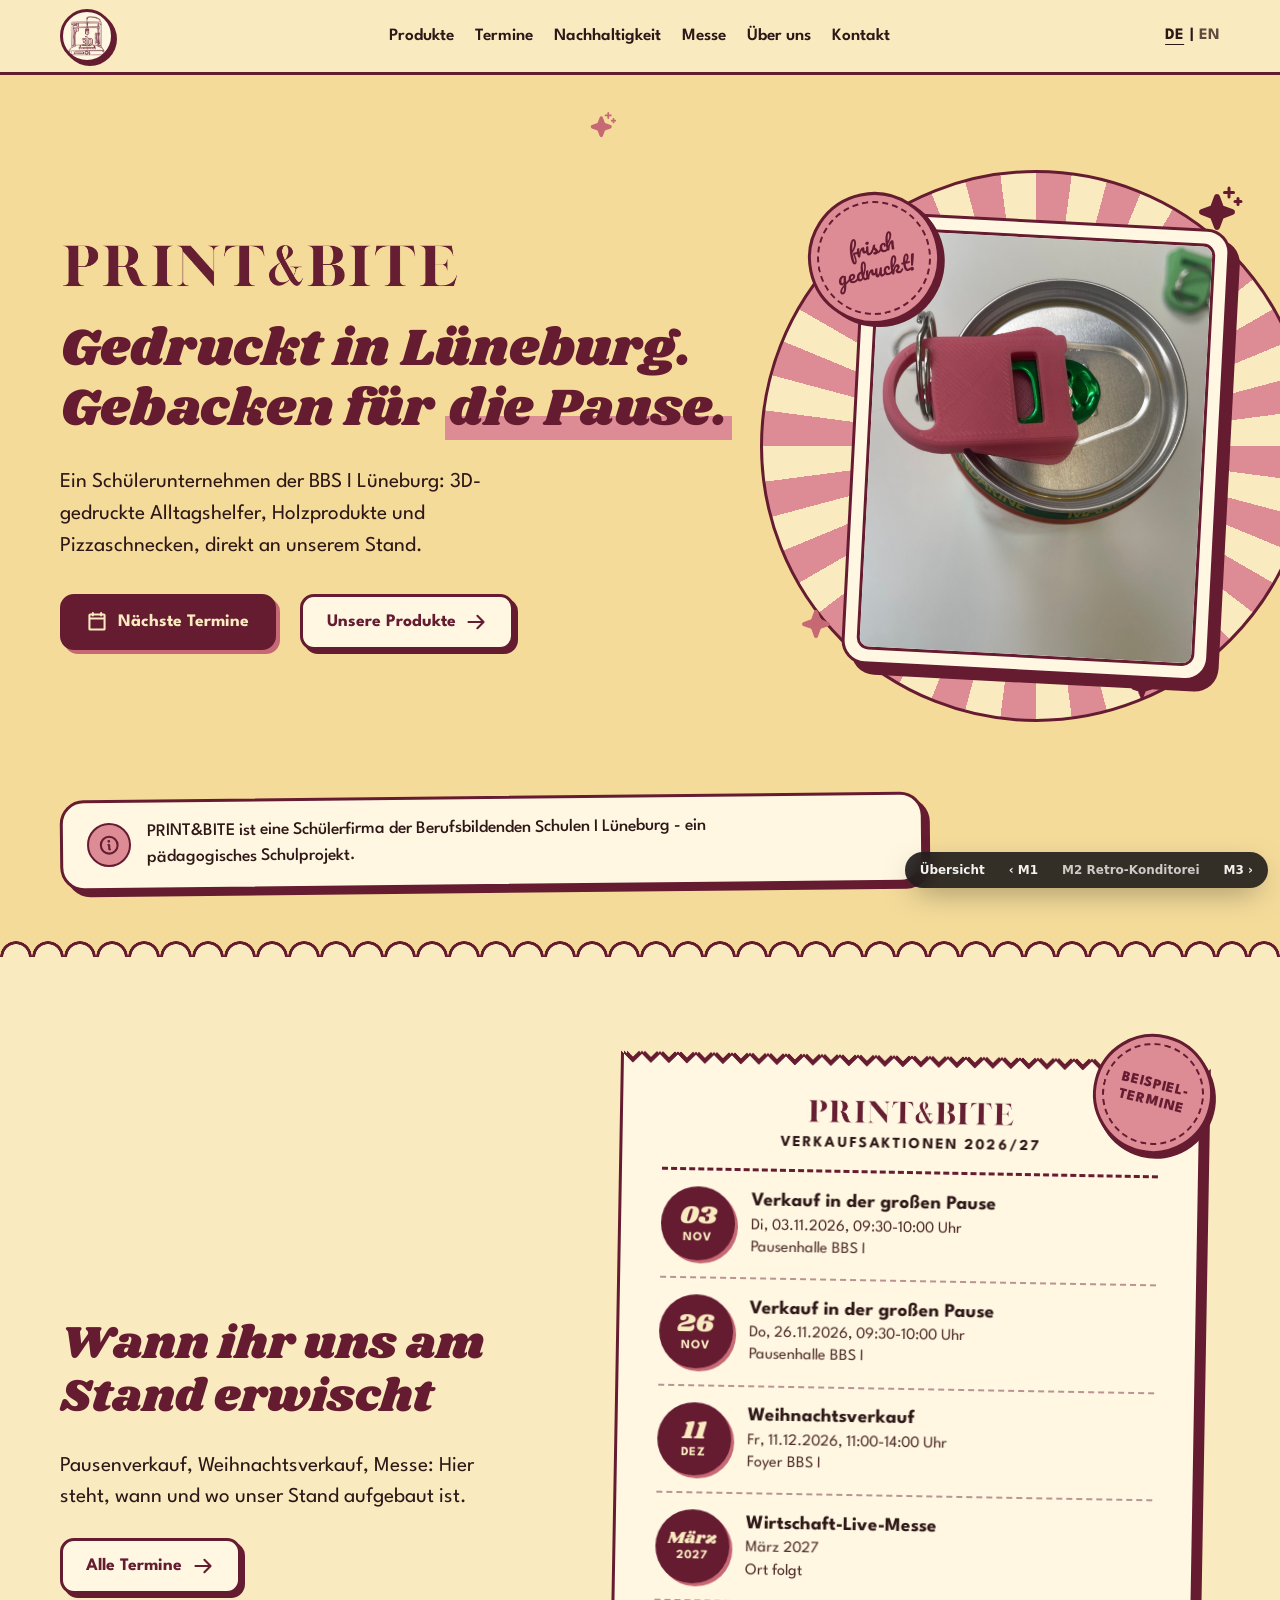
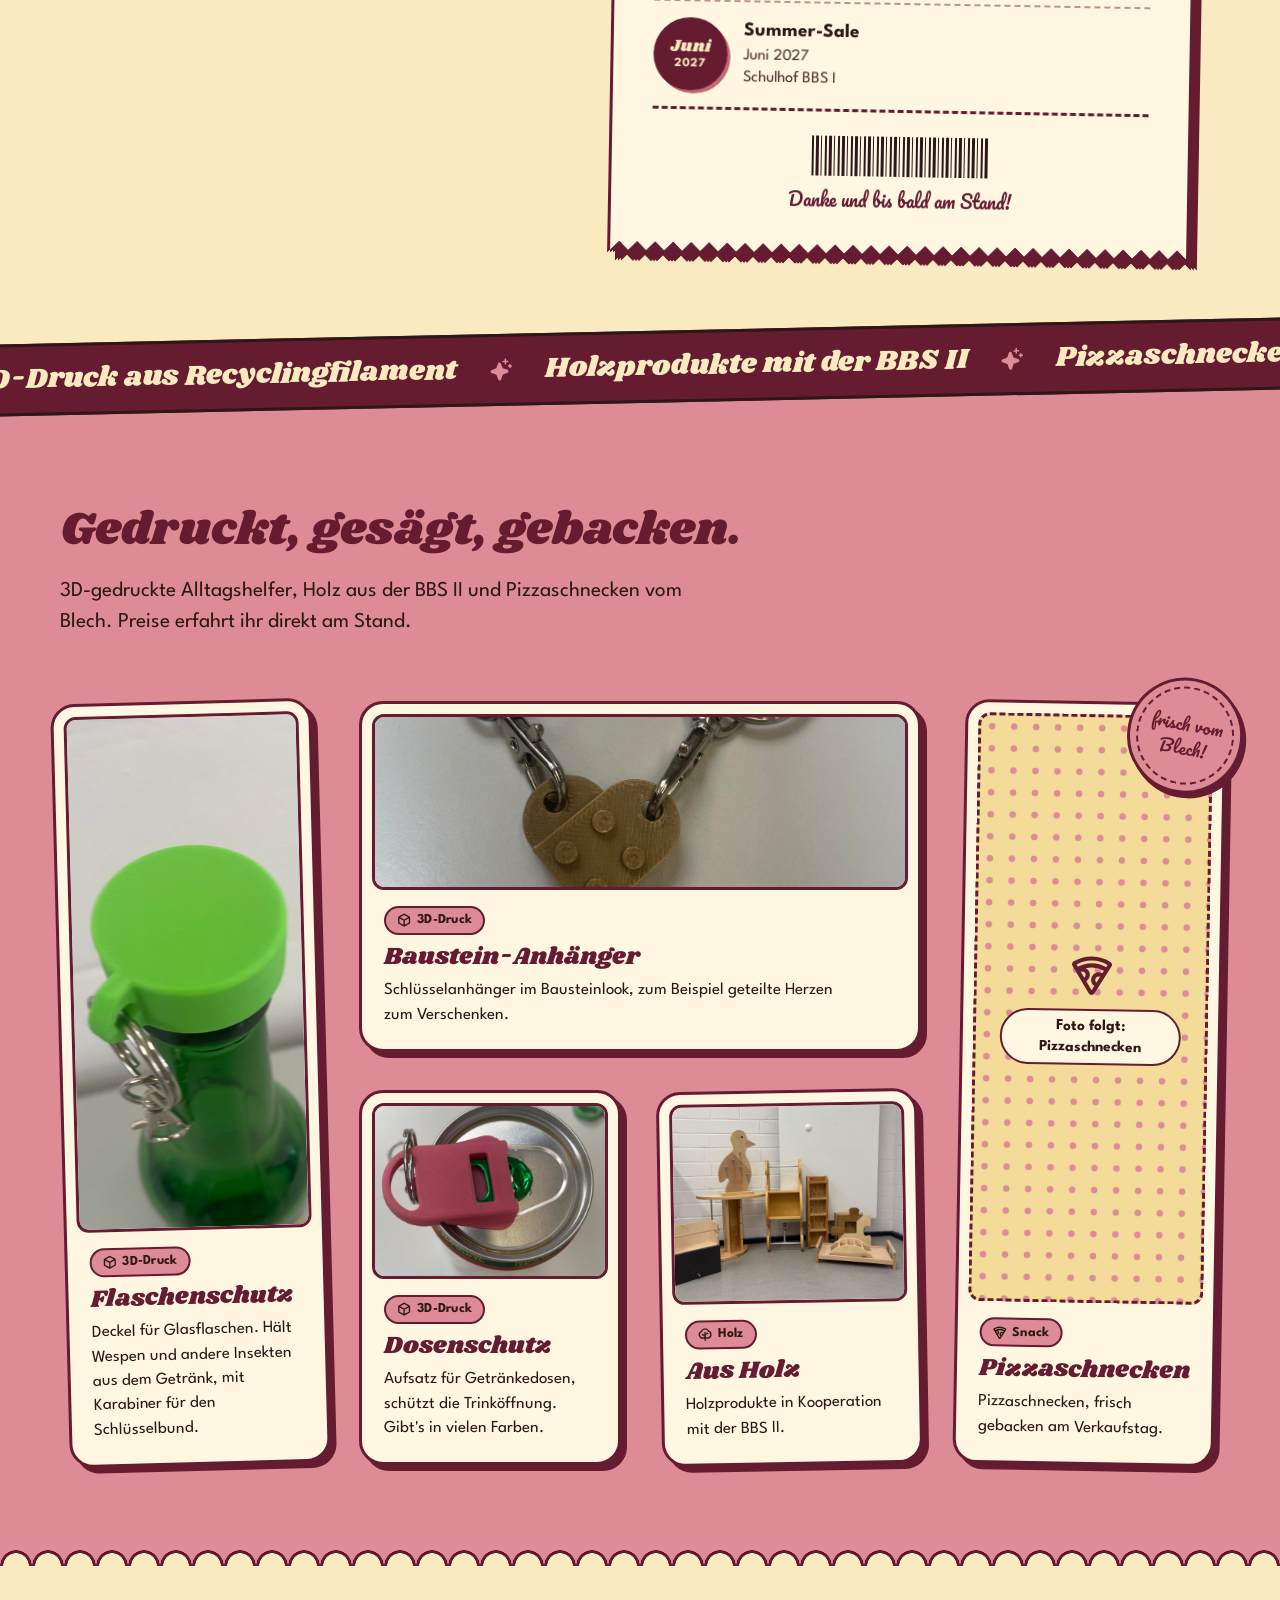
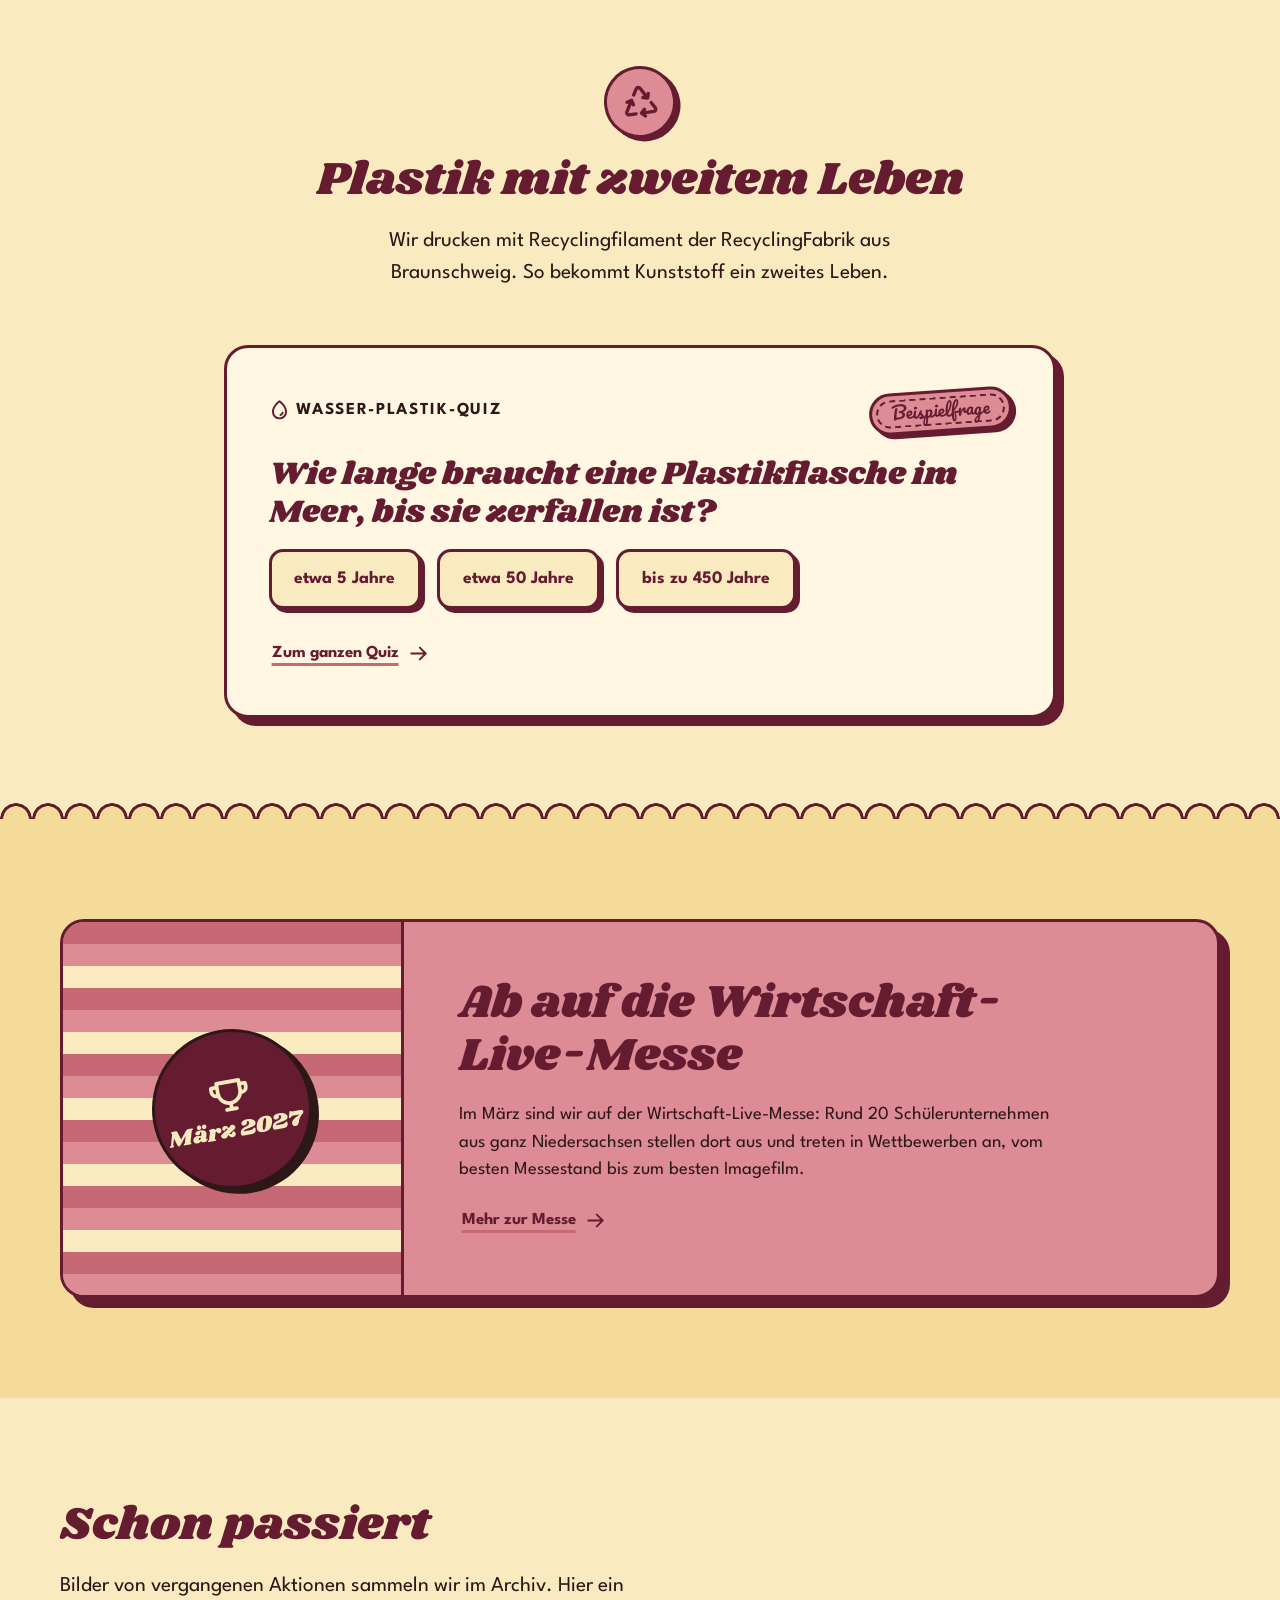
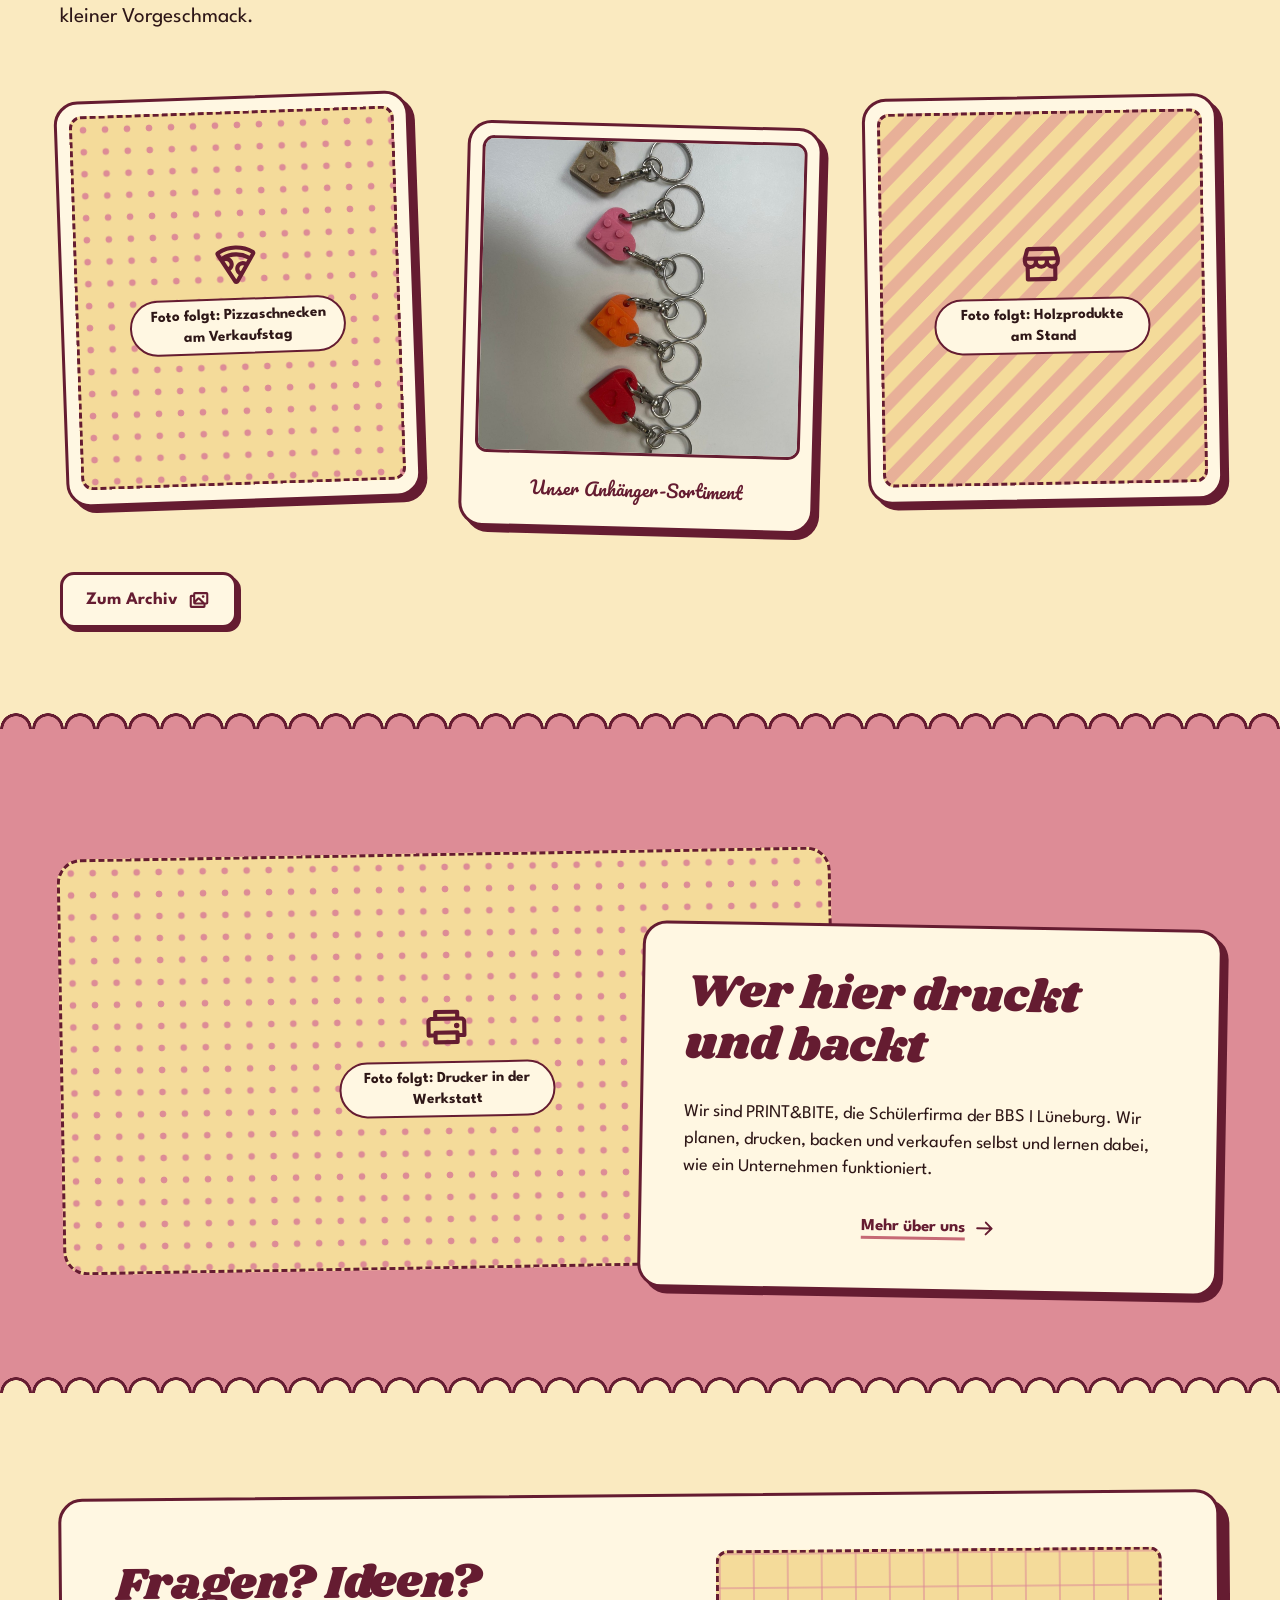
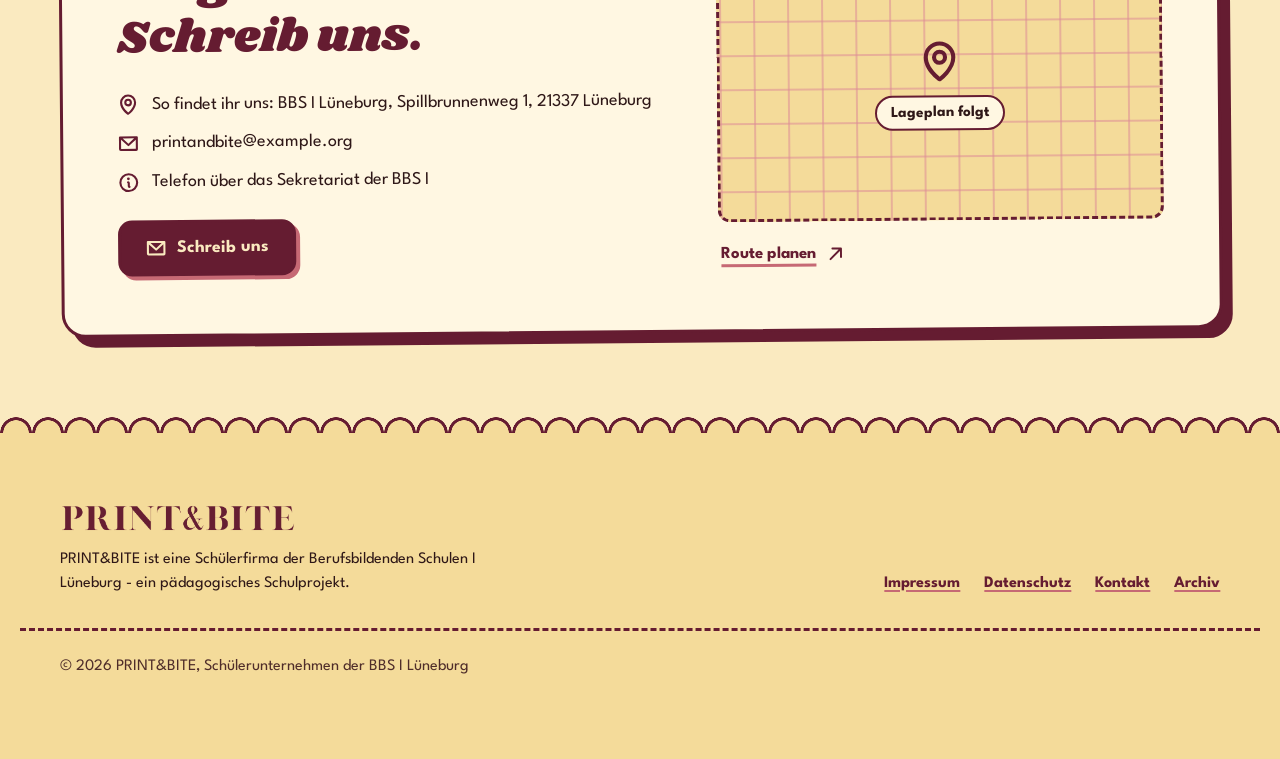
<file: mockups/m2-retro-konditorei.html>
<!doctype html>
<html lang="de">
<head>
  <meta charset="utf-8">
  <meta name="viewport" content="width=device-width, initial-scale=1">
  <meta name="robots" content="noindex">
  <title>M2 Retro-Konditorei - PRINT&amp;BITE Mockup</title>
  <link rel="stylesheet" href="assets/fonts/fonts.css">
  <link rel="stylesheet" href="design-system/tokens.css">
  <link rel="stylesheet" href="design-system/base.css">
  <link rel="stylesheet" href="design-system/components.css">
  <link rel="stylesheet" href="themes/m2-retro-konditorei.css">
  <script src="design-system/mockup.js" defer></script>
</head>
<body class="theme-m2">
  <a class="skip-link" href="#inhalt">Zum Inhalt</a>

  <header class="ds-header">
    <div class="container ds-header__inner">
      <a class="m2-brand" href="#inhalt">
        <span class="m2-brand__badge"><img src="assets/logo/m2-printer.png" alt="" width="861" height="948"></span>
        <span class="visually-hidden">PRINT&amp;BITE Startseite</span>
      </a>
      <nav class="ds-nav" aria-label="Hauptnavigation">
        <ul>
          <li><a href="#produkte">Produkte</a></li>
          <li><a href="#termine">Termine</a></li>
          <li><a href="#nachhaltigkeit">Nachhaltigkeit</a></li>
          <li><a href="#messe">Messe</a></li>
          <li><a href="#ueber-uns">Über uns</a></li>
          <li><a href="#kontakt">Kontakt</a></li>
        </ul>
      </nav>
      <div class="m2-header__end">
        <div class="ds-lang" aria-label="Sprache">
          <a href="#" lang="de" aria-current="true">DE</a>
          <span aria-hidden="true">|</span>
          <a href="#" lang="en">EN</a>
        </div>
        <details class="ds-menu">
          <summary><svg class="ds-icon" aria-hidden="true" focusable="false" xmlns="http://www.w3.org/2000/svg" viewBox="0 0 256 256" fill="currentColor"><path d="M228,128a12,12,0,0,1-12,12H40a12,12,0,0,1,0-24H216A12,12,0,0,1,228,128ZM40,76H216a12,12,0,0,0,0-24H40a12,12,0,0,0,0,24ZM216,180H40a12,12,0,0,0,0,24H216a12,12,0,0,0,0-24Z"/></svg>Menü</summary>
          <ul class="ds-menu__panel">
            <li><a href="#produkte">Produkte</a></li>
            <li><a href="#termine">Termine</a></li>
            <li><a href="#nachhaltigkeit">Nachhaltigkeit</a></li>
            <li><a href="#messe">Messe</a></li>
            <li><a href="#ueber-uns">Über uns</a></li>
            <li><a href="#kontakt">Kontakt</a></li>
          </ul>
        </details>
      </div>
    </div>
  </header>

  <main id="inhalt">

    <!-- Hero: Split, links Schriftzug + Headline + CTAs, rechts Produktfoto im gedrehten Sticker-Rahmen -->
    <section class="m2-hero" aria-labelledby="hero-titel">
      <div class="container m2-hero__grid">
        <div class="m2-hero__copy">
          <img class="ds-logo m2-hero__wordmark" src="assets/logo/m2-wordmark.png" alt="PRINT&amp;BITE" width="1530" height="181" data-reveal>
          <h1 id="hero-titel" data-reveal style="--reveal-index:1">
            <span class="m2-hero__line">Gedruckt in Lüneburg.</span>
            <span class="m2-hero__line">Gebacken für <span class="m2-swash">die Pause.</span></span>
          </h1>
          <p class="lead m2-hero__lead" data-reveal style="--reveal-index:2">Ein Schülerunternehmen der BBS I Lüneburg: 3D-gedruckte Alltagshelfer, Holzprodukte und Pizzaschnecken, direkt an unserem Stand.</p>
          <div class="ds-actions" data-reveal style="--reveal-index:3">
            <a class="ds-btn" href="#termine"><svg class="ds-icon" aria-hidden="true" focusable="false" xmlns="http://www.w3.org/2000/svg" viewBox="0 0 256 256" fill="currentColor"><path d="M208,28H188V24a12,12,0,0,0-24,0v4H92V24a12,12,0,0,0-24,0v4H48A20,20,0,0,0,28,48V208a20,20,0,0,0,20,20H208a20,20,0,0,0,20-20V48A20,20,0,0,0,208,28ZM68,52a12,12,0,0,0,24,0h72a12,12,0,0,0,24,0h16V76H52V52ZM52,204V100H204V204Z"/></svg>Nächste Termine</a>
            <a class="ds-btn ds-btn--secondary" href="#produkte">Unsere Produkte<svg class="ds-icon" aria-hidden="true" focusable="false" xmlns="http://www.w3.org/2000/svg" viewBox="0 0 256 256" fill="currentColor"><path d="M224.49,136.49l-72,72a12,12,0,0,1-17-17L187,140H40a12,12,0,0,1,0-24H187L135.51,64.48a12,12,0,0,1,17-17l72,72A12,12,0,0,1,224.49,136.49Z"/></svg></a>
          </div>
        </div>

        <div class="m2-hero__visual" data-reveal style="--reveal-index:2">
          <div class="m2-sun" aria-hidden="true"></div>
          <figure class="m2-frame m2-hero__frame">
            <img src="assets/img/produkt-dosenschutz.jpg" alt="Pinker Dosenschutz aus dem 3D-Drucker auf einer Getränkedose, mit Schlüsselring" width="1200" height="1600">
          </figure>
          <p class="m2-sticker m2-hero__sticker" aria-hidden="true">frisch gedruckt!</p>
          <svg class="ds-icon m2-spark m2-spark--a" aria-hidden="true" focusable="false" xmlns="http://www.w3.org/2000/svg" viewBox="0 0 256 256" fill="currentColor"><path d="M208,144a15.78,15.78,0,0,1-10.42,14.94L146,178l-19,51.62a15.92,15.92,0,0,1-29.88,0L78,178l-51.62-19a15.92,15.92,0,0,1,0-29.88L78,110l19-51.62a15.92,15.92,0,0,1,29.88,0L146,110l51.62,19A15.78,15.78,0,0,1,208,144ZM152,48h16V64a8,8,0,0,0,16,0V48h16a8,8,0,0,0,0-16H184V16a8,8,0,0,0-16,0V32H152a8,8,0,0,0,0,16Zm88,32h-8V72a8,8,0,0,0-16,0v8h-8a8,8,0,0,0,0,16h8v8a8,8,0,0,0,16,0V96h8a8,8,0,0,0,0-16Z"/></svg>
          <svg class="ds-icon m2-spark m2-spark--b" aria-hidden="true" focusable="false" xmlns="http://www.w3.org/2000/svg" viewBox="0 0 256 256" fill="currentColor"><path d="M240,128a15.79,15.79,0,0,1-10.5,15l-63.44,23.07L143,229.5a16,16,0,0,1-30,0L89.94,166.06,26.5,143a16,16,0,0,1,0-30L89.94,89.94,113,26.5a16,16,0,0,1,30,0l23.07,63.44L229.5,113A15.79,15.79,0,0,1,240,128Z"/></svg>
          <svg class="ds-icon m2-spark m2-spark--c" aria-hidden="true" focusable="false" xmlns="http://www.w3.org/2000/svg" viewBox="0 0 256 256" fill="currentColor"><path d="M240,128a15.79,15.79,0,0,1-10.5,15l-63.44,23.07L143,229.5a16,16,0,0,1-30,0L89.94,166.06,26.5,143a16,16,0,0,1,0-30L89.94,89.94,113,26.5a16,16,0,0,1,30,0l23.07,63.44L229.5,113A15.79,15.79,0,0,1,240,128Z"/></svg>
        </div>
      </div>
      <svg class="ds-icon m2-spark m2-spark--d" aria-hidden="true" focusable="false" xmlns="http://www.w3.org/2000/svg" viewBox="0 0 256 256" fill="currentColor"><path d="M208,144a15.78,15.78,0,0,1-10.42,14.94L146,178l-19,51.62a15.92,15.92,0,0,1-29.88,0L78,178l-51.62-19a15.92,15.92,0,0,1,0-29.88L78,110l19-51.62a15.92,15.92,0,0,1,29.88,0L146,110l51.62,19A15.78,15.78,0,0,1,208,144ZM152,48h16V64a8,8,0,0,0,16,0V48h16a8,8,0,0,0,0-16H184V16a8,8,0,0,0-16,0V32H152a8,8,0,0,0,0,16Zm88,32h-8V72a8,8,0,0,0-16,0v8h-8a8,8,0,0,0,0,16h8v8a8,8,0,0,0,16,0V96h8a8,8,0,0,0,0-16Z"/></svg>
    </section>

    <!-- Hinweis Schülerunternehmen, direkt unter dem Hero -->
    <div class="m2-notice-band">
      <div class="container">
        <p class="ds-notice m2-notice">
          <span class="m2-notice__icon"><svg class="ds-icon" aria-hidden="true" focusable="false" xmlns="http://www.w3.org/2000/svg" viewBox="0 0 256 256" fill="currentColor"><path d="M108,84a16,16,0,1,1,16,16A16,16,0,0,1,108,84Zm128,44A108,108,0,1,1,128,20,108.12,108.12,0,0,1,236,128Zm-24,0a84,84,0,1,0-84,84A84.09,84.09,0,0,0,212,128Zm-72,36.68V132a20,20,0,0,0-20-20,12,12,0,0,0-4,23.32V168a20,20,0,0,0,20,20,12,12,0,0,0,4-23.32Z"/></svg></span>
          <span>PRINT&amp;BITE ist eine Schülerfirma der Berufsbildenden Schulen I Lüneburg - ein pädagogisches Schulprojekt.</span>
        </p>
      </div>
    </div>

    <!-- Termine: Kassenbon -->
    <section id="termine" class="section m2-termine m2-scallop" aria-labelledby="termine-titel">
      <div class="container m2-termine__grid">
        <div class="m2-termine__intro stack" data-reveal>
          <h2 id="termine-titel">Wann ihr uns am Stand erwischt</h2>
          <p class="lead">Pausenverkauf, Weihnachtsverkauf, Messe: Hier steht, wann und wo unser Stand aufgebaut ist.</p>
          <div class="ds-actions">
            <a class="ds-btn ds-btn--secondary" href="#">Alle Termine<svg class="ds-icon" aria-hidden="true" focusable="false" xmlns="http://www.w3.org/2000/svg" viewBox="0 0 256 256" fill="currentColor"><path d="M224.49,136.49l-72,72a12,12,0,0,1-17-17L187,140H40a12,12,0,0,1,0-24H187L135.51,64.48a12,12,0,0,1,17-17l72,72A12,12,0,0,1,224.49,136.49Z"/></svg></a>
          </div>
        </div>

        <div class="m2-receipt-area" data-reveal style="--reveal-index:1">
          <div class="m2-receipt-wrap">
            <div class="m2-receipt">
              <div class="m2-receipt__head">
                <img class="m2-receipt__logo" src="assets/logo/m2-wordmark.png" alt="" width="1530" height="181">
                <p class="m2-receipt__kicker">Verkaufsaktionen 2026/27</p>
              </div>
              <ul class="ds-events m2-receipt__list" role="list">
                <li class="ds-event">
                  <div class="ds-event__date"><span class="ds-event__day">03</span><span class="ds-event__month">Nov</span></div>
                  <div>
                    <h3 class="ds-event__title">Verkauf in der großen Pause</h3>
                    <p class="ds-event__meta"><time datetime="2026-11-03T09:30">Di, 03.11.2026, 09:30-10:00 Uhr</time><br>Pausenhalle BBS I</p>
                  </div>
                </li>
                <li class="ds-event">
                  <div class="ds-event__date"><span class="ds-event__day">26</span><span class="ds-event__month">Nov</span></div>
                  <div>
                    <h3 class="ds-event__title">Verkauf in der großen Pause</h3>
                    <p class="ds-event__meta"><time datetime="2026-11-26T09:30">Do, 26.11.2026, 09:30-10:00 Uhr</time><br>Pausenhalle BBS I</p>
                  </div>
                </li>
                <li class="ds-event">
                  <div class="ds-event__date"><span class="ds-event__day">11</span><span class="ds-event__month">Dez</span></div>
                  <div>
                    <h3 class="ds-event__title">Weihnachtsverkauf</h3>
                    <p class="ds-event__meta"><time datetime="2026-12-11T11:00">Fr, 11.12.2026, 11:00-14:00 Uhr</time><br>Foyer BBS I</p>
                  </div>
                </li>
                <li class="ds-event">
                  <div class="ds-event__date m2-date--month"><span class="ds-event__day">März</span><span class="ds-event__month">2027</span></div>
                  <div>
                    <h3 class="ds-event__title">Wirtschaft-Live-Messe</h3>
                    <p class="ds-event__meta"><time datetime="2027-03">März 2027</time><br>Ort folgt</p>
                  </div>
                </li>
                <li class="ds-event">
                  <div class="ds-event__date m2-date--month"><span class="ds-event__day">Juni</span><span class="ds-event__month">2027</span></div>
                  <div>
                    <h3 class="ds-event__title">Summer-Sale</h3>
                    <p class="ds-event__meta"><time datetime="2027-06">Juni 2027</time><br>Schulhof BBS I</p>
                  </div>
                </li>
              </ul>
              <div class="m2-receipt__foot">
                <span class="m2-barcode" aria-hidden="true"></span>
                <p class="m2-script">Danke und bis bald am Stand!</p>
              </div>
            </div>
          </div>
          <p class="m2-stamp">Beispiel&shy;termine</p>
        </div>
      </div>
    </section>

    <!-- Einziges Laufband der Seite: Sortiment im Vorbeilaufen -->
    <div class="m2-marquee">
      <div class="m2-marquee__track">
        <p class="m2-marquee__group">
          <span>3D-Druck aus Recyclingfilament</span><svg class="ds-icon" aria-hidden="true" focusable="false" xmlns="http://www.w3.org/2000/svg" viewBox="0 0 256 256" fill="currentColor"><path d="M208,144a15.78,15.78,0,0,1-10.42,14.94L146,178l-19,51.62a15.92,15.92,0,0,1-29.88,0L78,178l-51.62-19a15.92,15.92,0,0,1,0-29.88L78,110l19-51.62a15.92,15.92,0,0,1,29.88,0L146,110l51.62,19A15.78,15.78,0,0,1,208,144ZM152,48h16V64a8,8,0,0,0,16,0V48h16a8,8,0,0,0,0-16H184V16a8,8,0,0,0-16,0V32H152a8,8,0,0,0,0,16Zm88,32h-8V72a8,8,0,0,0-16,0v8h-8a8,8,0,0,0,0,16h8v8a8,8,0,0,0,16,0V96h8a8,8,0,0,0,0-16Z"/></svg>
          <span>Holzprodukte mit der BBS II</span><svg class="ds-icon" aria-hidden="true" focusable="false" xmlns="http://www.w3.org/2000/svg" viewBox="0 0 256 256" fill="currentColor"><path d="M208,144a15.78,15.78,0,0,1-10.42,14.94L146,178l-19,51.62a15.92,15.92,0,0,1-29.88,0L78,178l-51.62-19a15.92,15.92,0,0,1,0-29.88L78,110l19-51.62a15.92,15.92,0,0,1,29.88,0L146,110l51.62,19A15.78,15.78,0,0,1,208,144ZM152,48h16V64a8,8,0,0,0,16,0V48h16a8,8,0,0,0,0-16H184V16a8,8,0,0,0-16,0V32H152a8,8,0,0,0,0,16Zm88,32h-8V72a8,8,0,0,0-16,0v8h-8a8,8,0,0,0,0,16h8v8a8,8,0,0,0,16,0V96h8a8,8,0,0,0,0-16Z"/></svg>
          <span>Pizzaschnecken vom Blech</span><svg class="ds-icon" aria-hidden="true" focusable="false" xmlns="http://www.w3.org/2000/svg" viewBox="0 0 256 256" fill="currentColor"><path d="M208,144a15.78,15.78,0,0,1-10.42,14.94L146,178l-19,51.62a15.92,15.92,0,0,1-29.88,0L78,178l-51.62-19a15.92,15.92,0,0,1,0-29.88L78,110l19-51.62a15.92,15.92,0,0,1,29.88,0L146,110l51.62,19A15.78,15.78,0,0,1,208,144ZM152,48h16V64a8,8,0,0,0,16,0V48h16a8,8,0,0,0,0-16H184V16a8,8,0,0,0-16,0V32H152a8,8,0,0,0,0,16Zm88,32h-8V72a8,8,0,0,0-16,0v8h-8a8,8,0,0,0,0,16h8v8a8,8,0,0,0,16,0V96h8a8,8,0,0,0,0-16Z"/></svg>
          <span>Preise gibt's direkt am Stand</span><svg class="ds-icon" aria-hidden="true" focusable="false" xmlns="http://www.w3.org/2000/svg" viewBox="0 0 256 256" fill="currentColor"><path d="M208,144a15.78,15.78,0,0,1-10.42,14.94L146,178l-19,51.62a15.92,15.92,0,0,1-29.88,0L78,178l-51.62-19a15.92,15.92,0,0,1,0-29.88L78,110l19-51.62a15.92,15.92,0,0,1,29.88,0L146,110l51.62,19A15.78,15.78,0,0,1,208,144ZM152,48h16V64a8,8,0,0,0,16,0V48h16a8,8,0,0,0,0-16H184V16a8,8,0,0,0-16,0V32H152a8,8,0,0,0,0,16Zm88,32h-8V72a8,8,0,0,0-16,0v8h-8a8,8,0,0,0,0,16h8v8a8,8,0,0,0,16,0V96h8a8,8,0,0,0,0-16Z"/></svg>
        </p>
        <p class="m2-marquee__group" aria-hidden="true">
          <span>3D-Druck aus Recyclingfilament</span><svg class="ds-icon" aria-hidden="true" focusable="false" xmlns="http://www.w3.org/2000/svg" viewBox="0 0 256 256" fill="currentColor"><path d="M208,144a15.78,15.78,0,0,1-10.42,14.94L146,178l-19,51.62a15.92,15.92,0,0,1-29.88,0L78,178l-51.62-19a15.92,15.92,0,0,1,0-29.88L78,110l19-51.62a15.92,15.92,0,0,1,29.88,0L146,110l51.62,19A15.78,15.78,0,0,1,208,144ZM152,48h16V64a8,8,0,0,0,16,0V48h16a8,8,0,0,0,0-16H184V16a8,8,0,0,0-16,0V32H152a8,8,0,0,0,0,16Zm88,32h-8V72a8,8,0,0,0-16,0v8h-8a8,8,0,0,0,0,16h8v8a8,8,0,0,0,16,0V96h8a8,8,0,0,0,0-16Z"/></svg>
          <span>Holzprodukte mit der BBS II</span><svg class="ds-icon" aria-hidden="true" focusable="false" xmlns="http://www.w3.org/2000/svg" viewBox="0 0 256 256" fill="currentColor"><path d="M208,144a15.78,15.78,0,0,1-10.42,14.94L146,178l-19,51.62a15.92,15.92,0,0,1-29.88,0L78,178l-51.62-19a15.92,15.92,0,0,1,0-29.88L78,110l19-51.62a15.92,15.92,0,0,1,29.88,0L146,110l51.62,19A15.78,15.78,0,0,1,208,144ZM152,48h16V64a8,8,0,0,0,16,0V48h16a8,8,0,0,0,0-16H184V16a8,8,0,0,0-16,0V32H152a8,8,0,0,0,0,16Zm88,32h-8V72a8,8,0,0,0-16,0v8h-8a8,8,0,0,0,0,16h8v8a8,8,0,0,0,16,0V96h8a8,8,0,0,0,0-16Z"/></svg>
          <span>Pizzaschnecken vom Blech</span><svg class="ds-icon" aria-hidden="true" focusable="false" xmlns="http://www.w3.org/2000/svg" viewBox="0 0 256 256" fill="currentColor"><path d="M208,144a15.78,15.78,0,0,1-10.42,14.94L146,178l-19,51.62a15.92,15.92,0,0,1-29.88,0L78,178l-51.62-19a15.92,15.92,0,0,1,0-29.88L78,110l19-51.62a15.92,15.92,0,0,1,29.88,0L146,110l51.62,19A15.78,15.78,0,0,1,208,144ZM152,48h16V64a8,8,0,0,0,16,0V48h16a8,8,0,0,0,0-16H184V16a8,8,0,0,0-16,0V32H152a8,8,0,0,0,0,16Zm88,32h-8V72a8,8,0,0,0-16,0v8h-8a8,8,0,0,0,0,16h8v8a8,8,0,0,0,16,0V96h8a8,8,0,0,0,0-16Z"/></svg>
          <span>Preise gibt's direkt am Stand</span><svg class="ds-icon" aria-hidden="true" focusable="false" xmlns="http://www.w3.org/2000/svg" viewBox="0 0 256 256" fill="currentColor"><path d="M208,144a15.78,15.78,0,0,1-10.42,14.94L146,178l-19,51.62a15.92,15.92,0,0,1-29.88,0L78,178l-51.62-19a15.92,15.92,0,0,1,0-29.88L78,110l19-51.62a15.92,15.92,0,0,1,29.88,0L146,110l51.62,19A15.78,15.78,0,0,1,208,144ZM152,48h16V64a8,8,0,0,0,16,0V48h16a8,8,0,0,0,0-16H184V16a8,8,0,0,0-16,0V32H152a8,8,0,0,0,0,16Zm88,32h-8V72a8,8,0,0,0-16,0v8h-8a8,8,0,0,0,0,16h8v8a8,8,0,0,0,16,0V96h8a8,8,0,0,0,0-16Z"/></svg>
        </p>
      </div>
    </div>

    <!-- Produkte: Sticker-Karten im Bento-Raster, genau 5 Zellen -->
    <section id="produkte" class="section m2-produkte m2-scallop" aria-labelledby="produkte-titel">
      <div class="container">
        <div class="m2-section-head stack" data-reveal>
          <h2 id="produkte-titel">Gedruckt, gesägt, gebacken.</h2>
          <p class="lead">3D-gedruckte Alltagshelfer, Holz aus der BBS II und Pizzaschnecken vom Blech. Preise erfahrt ihr direkt am Stand.</p>
        </div>

        <div class="m2-bento">
          <article class="ds-card m2-prod m2-prod--flasche" data-reveal>
            <div class="ds-card__media"><img src="assets/img/produkt-flaschenschutz.jpg" alt="Grüner Flaschenschutz als Deckel auf einer Glasflasche, mit Karabiner" width="1200" height="1600" loading="lazy"></div>
            <div class="ds-card__body">
              <span class="ds-badge"><svg class="ds-icon" aria-hidden="true" focusable="false" xmlns="http://www.w3.org/2000/svg" viewBox="0 0 256 256" fill="currentColor"><path d="M225.6,62.64l-88-48.17a19.91,19.91,0,0,0-19.2,0l-88,48.17A20,20,0,0,0,20,80.19v95.62a20,20,0,0,0,10.4,17.55l88,48.17a19.89,19.89,0,0,0,19.2,0l88-48.17A20,20,0,0,0,236,175.81V80.19A20,20,0,0,0,225.6,62.64ZM128,36.57,200,76,128,115.4,56,76ZM44,96.79l72,39.4v76.67L44,173.44Zm96,116.07V136.19l72-39.4v76.65Z"/></svg>3D-Druck</span>
              <h3 class="ds-card__title">Flaschenschutz</h3>
              <p>Deckel für Glasflaschen. Hält Wespen und andere Insekten aus dem Getränk, mit Karabiner für den Schlüsselbund.</p>
            </div>
          </article>

          <article class="ds-card m2-prod m2-prod--anhaenger" data-reveal style="--reveal-index:1">
            <div class="ds-card__media"><img src="assets/img/produkt-anhaenger-detail.jpg" alt="Herz im Bausteinlook aus zwei Hälften, jede Hälfte mit eigenem Karabiner und Schlüsselring" width="1200" height="845" loading="lazy"></div>
            <div class="ds-card__body">
              <span class="ds-badge"><svg class="ds-icon" aria-hidden="true" focusable="false" xmlns="http://www.w3.org/2000/svg" viewBox="0 0 256 256" fill="currentColor"><path d="M225.6,62.64l-88-48.17a19.91,19.91,0,0,0-19.2,0l-88,48.17A20,20,0,0,0,20,80.19v95.62a20,20,0,0,0,10.4,17.55l88,48.17a19.89,19.89,0,0,0,19.2,0l88-48.17A20,20,0,0,0,236,175.81V80.19A20,20,0,0,0,225.6,62.64ZM128,36.57,200,76,128,115.4,56,76ZM44,96.79l72,39.4v76.67L44,173.44Zm96,116.07V136.19l72-39.4v76.65Z"/></svg>3D-Druck</span>
              <h3 class="ds-card__title">Baustein-Anhänger</h3>
              <p>Schlüsselanhänger im Bausteinlook, zum Beispiel geteilte Herzen zum Verschenken.</p>
            </div>
          </article>

          <article class="ds-card m2-prod m2-prod--pizza" data-reveal style="--reveal-index:2">
            <figure class="ds-placeholder m2-dots">
              <svg class="ds-icon" aria-hidden="true" focusable="false" xmlns="http://www.w3.org/2000/svg" viewBox="0 0 256 256" fill="currentColor"><path d="M243.43,62.05a19.93,19.93,0,0,0-9.06-12.38,205.51,205.51,0,0,0-212.74,0,20,20,0,0,0-6.7,27.48h0l96,157.26a20,20,0,0,0,34.2,0l96-157.26A19.82,19.82,0,0,0,243.43,62.05ZM128,44a180.93,180.93,0,0,1,90.45,24.14L210,82A164.15,164.15,0,0,0,46,82L37.55,68.14A180.93,180.93,0,0,1,128,44ZM83.88,144.06l-20.74-34A20,20,0,0,1,92,128,20.12,20.12,0,0,1,83.88,144.06ZM128,216.36,96.44,164.65A44,44,0,0,0,91.8,88.72a140.45,140.45,0,0,1,105.71,13.74l-8.95,14.66a44,44,0,0,0-45.75,75ZM148,156a20,20,0,0,1,28-18.32l-20.64,33.83A20,20,0,0,1,148,156Z"/></svg>
              <figcaption>Foto folgt: Pizzaschnecken</figcaption>
            </figure>
            <p class="m2-sticker m2-prod__sticker" aria-hidden="true">frisch vom Blech!</p>
            <div class="ds-card__body">
              <span class="ds-badge"><svg class="ds-icon" aria-hidden="true" focusable="false" xmlns="http://www.w3.org/2000/svg" viewBox="0 0 256 256" fill="currentColor"><path d="M243.43,62.05a19.93,19.93,0,0,0-9.06-12.38,205.51,205.51,0,0,0-212.74,0,20,20,0,0,0-6.7,27.48h0l96,157.26a20,20,0,0,0,34.2,0l96-157.26A19.82,19.82,0,0,0,243.43,62.05ZM128,44a180.93,180.93,0,0,1,90.45,24.14L210,82A164.15,164.15,0,0,0,46,82L37.55,68.14A180.93,180.93,0,0,1,128,44ZM83.88,144.06l-20.74-34A20,20,0,0,1,92,128,20.12,20.12,0,0,1,83.88,144.06ZM128,216.36,96.44,164.65A44,44,0,0,0,91.8,88.72a140.45,140.45,0,0,1,105.71,13.74l-8.95,14.66a44,44,0,0,0-45.75,75ZM148,156a20,20,0,0,1,28-18.32l-20.64,33.83A20,20,0,0,1,148,156Z"/></svg>Snack</span>
              <h3 class="ds-card__title">Pizzaschnecken</h3>
              <p>Pizzaschnecken, frisch gebacken am Verkaufstag.</p>
            </div>
          </article>

          <article class="ds-card m2-prod m2-prod--dose" data-reveal style="--reveal-index:1">
            <div class="ds-card__media"><img src="assets/img/produkt-dosenschutz.jpg" alt="Pinker Dosenschutz auf einer Getränkedose, von oben fotografiert" width="1200" height="1600" loading="lazy"></div>
            <div class="ds-card__body">
              <span class="ds-badge"><svg class="ds-icon" aria-hidden="true" focusable="false" xmlns="http://www.w3.org/2000/svg" viewBox="0 0 256 256" fill="currentColor"><path d="M225.6,62.64l-88-48.17a19.91,19.91,0,0,0-19.2,0l-88,48.17A20,20,0,0,0,20,80.19v95.62a20,20,0,0,0,10.4,17.55l88,48.17a19.89,19.89,0,0,0,19.2,0l88-48.17A20,20,0,0,0,236,175.81V80.19A20,20,0,0,0,225.6,62.64ZM128,36.57,200,76,128,115.4,56,76ZM44,96.79l72,39.4v76.67L44,173.44Zm96,116.07V136.19l72-39.4v76.65Z"/></svg>3D-Druck</span>
              <h3 class="ds-card__title">Dosenschutz</h3>
              <p>Aufsatz für Getränkedosen, schützt die Trinköffnung. Gibt's in vielen Farben.</p>
            </div>
          </article>

          <article class="ds-card m2-prod m2-prod--holz" data-reveal style="--reveal-index:2">
            <div class="ds-card__media"><img src="assets/img/produkt-holz.jpg" alt="Holzprodukte vor einer weißen Wand: ein Pinguin mit Haken auf einem halbrunden Tisch, Regale, ein Puzzleteil, ein Tablett und eine Kiste" width="1200" height="900" loading="lazy"></div>
            <div class="ds-card__body">
              <span class="ds-badge"><svg class="ds-icon" aria-hidden="true" focusable="false" xmlns="http://www.w3.org/2000/svg" viewBox="0 0 256 256" fill="currentColor"><path d="M201.17,59.62a80,80,0,0,0-146.34,0,76,76,0,0,0,61.17,139V232a12,12,0,0,0,24,0V198.64A76.26,76.26,0,0,0,168,204l1.92,0A76,76,0,0,0,201.17,59.62ZM169.35,180A52,52,0,0,1,140,171.79V135.42l41.37-20.69a12,12,0,1,0-10.74-21.46L140,108.58V88a12,12,0,0,0-24,0v44.58L85.37,117.27a12,12,0,0,0-10.74,21.46L116,159.42v12.37A52.24,52.24,0,0,1,86.65,180c-27.53-.69-50.72-24.56-50.65-52.13a51.81,51.81,0,0,1,32.61-48.1,12,12,0,0,0,6.78-7,56,56,0,0,1,105.22,0,12,12,0,0,0,6.78,7A51.81,51.81,0,0,1,220,127.85C220.08,155.41,196.88,179.29,169.35,180Z"/></svg>Holz</span>
              <h3 class="ds-card__title">Aus Holz</h3>
              <p>Holzprodukte in Kooperation mit der BBS II.</p>
            </div>
          </article>
        </div>
      </div>
    </section>

    <!-- Nachhaltigkeit + Quiz: zentrierter Stapel -->
    <section id="nachhaltigkeit" class="section m2-eco m2-scallop" aria-labelledby="eco-titel">
      <div class="container">
        <div class="m2-eco__head stack" data-reveal>
          <span class="m2-eco__badge"><svg class="ds-icon" aria-hidden="true" focusable="false" xmlns="http://www.w3.org/2000/svg" viewBox="0 0 256 256" fill="currentColor"><path d="M100,208a12,12,0,0,1-12,12H40a28,28,0,0,1-24.23-42l29.45-50.88-4.76,1.27a12,12,0,1,1-6.2-23.18l32.77-8.77a12,12,0,0,1,14.69,8.48l8.79,32.77a12,12,0,1,1-23.17,6.22L66.08,139l-29.5,51A4,4,0,0,0,40,196H88A12,12,0,0,1,100,208ZM128,36a3.87,3.87,0,0,1,3.46,2l29.45,50.87-4.75-1.27A12,12,0,1,0,150,110.78l32.77,8.79a12,12,0,0,0,14.69-8.48L206.2,78.3A12,12,0,1,0,183,72.08l-1.31,4.86L152.23,26a28,28,0,0,0-48.46,0L80.61,66a12,12,0,1,0,20.77,12l23.16-40A3.87,3.87,0,0,1,128,36ZM240.19,178l-23.14-40a12,12,0,1,0-20.77,12l23.14,40a4,4,0,0,1-3.46,6H157l3.51-3.51a12,12,0,1,0-17-17l-24,24a12,12,0,0,0,0,17l24,24a12,12,0,1,0,17-17L157,220h59a28,28,0,0,0,24.23-42Z"/></svg></span>
          <h2 id="eco-titel">Plastik mit zweitem Leben</h2>
          <p class="lead">Wir drucken mit Recyclingfilament der RecyclingFabrik aus Braunschweig. So bekommt Kunststoff ein zweites Leben.</p>
        </div>

        <div class="m2-quizcard" data-reveal style="--reveal-index:1">
          <div class="m2-quizcard__top">
            <h3 class="m2-quizcard__title"><svg class="ds-icon" aria-hidden="true" focusable="false" xmlns="http://www.w3.org/2000/svg" viewBox="0 0 256 256" fill="currentColor"><path d="M134.88,6.17a12,12,0,0,0-13.76,0,259,259,0,0,0-42.18,39C50.85,77.43,36,111.62,36,144a92,92,0,0,0,184,0C220,66.64,138.36,8.6,134.88,6.17ZM128,212a68.07,68.07,0,0,1-68-68c0-33.31,20-63.37,36.7-82.71A249.35,249.35,0,0,1,128,31.11a249.35,249.35,0,0,1,31.3,30.18C176,80.63,196,110.69,196,144A68.07,68.07,0,0,1,128,212Zm49.62-52.4a52,52,0,0,1-34,34,12.2,12.2,0,0,1-3.6.55,12,12,0,0,1-3.6-23.45,28,28,0,0,0,18.32-18.32,12,12,0,0,1,22.9,7.2Z"/></svg>Wasser-Plastik-Quiz</h3>
            <p class="m2-sticker m2-sticker--small">Beispielfrage</p>
          </div>
          <div class="ds-quiz" data-quiz data-feedback-correct="Richtig! Schätzungen gehen von bis zu 450 Jahren aus." data-feedback-wrong="Leider nein. Schätzungen gehen von bis zu 450 Jahren aus.">
            <p class="ds-quiz__question">Wie lange braucht eine Plastikflasche im Meer, bis sie zerfallen ist?</p>
            <div class="ds-quiz__options">
              <button type="button" class="ds-quiz__option" data-correct="false">etwa 5 Jahre</button>
              <button type="button" class="ds-quiz__option" data-correct="false">etwa 50 Jahre</button>
              <button type="button" class="ds-quiz__option" data-correct="true">bis zu 450 Jahre</button>
            </div>
            <p class="ds-quiz__feedback" aria-live="polite" hidden></p>
          </div>
          <a class="ds-btn ds-btn--link" href="#">Zum ganzen Quiz<svg class="ds-icon" aria-hidden="true" focusable="false" xmlns="http://www.w3.org/2000/svg" viewBox="0 0 256 256" fill="currentColor"><path d="M224.49,136.49l-72,72a12,12,0,0,1-17-17L187,140H40a12,12,0,0,1,0-24H187L135.51,64.48a12,12,0,0,1,17-17l72,72A12,12,0,0,1,224.49,136.49Z"/></svg></a>
        </div>
      </div>
    </section>

    <!-- Messe: Poster mit Sticker -->
    <section id="messe" class="section m2-messe m2-scallop" aria-labelledby="messe-titel">
      <div class="container">
        <div class="m2-poster" data-reveal>
          <div class="m2-poster__side" aria-hidden="true">
            <span class="m2-poster__badge"><svg class="ds-icon" aria-hidden="true" focusable="false" xmlns="http://www.w3.org/2000/svg" viewBox="0 0 256 256" fill="currentColor"><path d="M232,60H212V48a12,12,0,0,0-12-12H56A12,12,0,0,0,44,48V60H24A20,20,0,0,0,4,80V96a44.05,44.05,0,0,0,44,44h.77A84.18,84.18,0,0,0,116,195.15V212H96a12,12,0,0,0,0,24h64a12,12,0,0,0,0-24H140V195.11c30.94-4.51,56.53-26.2,67-55.11h1a44.05,44.05,0,0,0,44-44V80A20,20,0,0,0,232,60ZM28,96V84H44v28c0,1.21,0,2.41.09,3.61A20,20,0,0,1,28,96Zm160,15.1c0,33.33-26.71,60.65-59.54,60.9A60,60,0,0,1,68,112V60H188ZM228,96a20,20,0,0,1-16.12,19.62c.08-1.5.12-3,.12-4.52V84h16Z"/></svg><span>März 2027</span></span>
          </div>
          <div class="m2-poster__text stack">
            <h2 id="messe-titel">Ab auf die Wirtschaft-Live-Messe</h2>
            <p>Im März sind wir auf der Wirtschaft-Live-Messe: Rund 20 Schülerunternehmen aus ganz Niedersachsen stellen dort aus und treten in Wettbewerben an, vom besten Messestand bis zum besten Imagefilm.</p>
            <a class="ds-btn ds-btn--link" href="#">Mehr zur Messe<svg class="ds-icon" aria-hidden="true" focusable="false" xmlns="http://www.w3.org/2000/svg" viewBox="0 0 256 256" fill="currentColor"><path d="M224.49,136.49l-72,72a12,12,0,0,1-17-17L187,140H40a12,12,0,0,1,0-24H187L135.51,64.48a12,12,0,0,1,17-17l72,72A12,12,0,0,1,224.49,136.49Z"/></svg></a>
          </div>
        </div>
      </div>
    </section>

    <!-- Archiv: Polaroid-Wand -->
    <section id="archiv" class="section m2-archiv" aria-labelledby="archiv-titel">
      <div class="container">
        <div class="m2-section-head stack" data-reveal>
          <h2 id="archiv-titel">Schon passiert</h2>
          <p class="lead">Bilder von vergangenen Aktionen sammeln wir im Archiv. Hier ein kleiner Vorgeschmack.</p>
        </div>
        <ul class="m2-polaroids" role="list">
          <li class="m2-polaroid" data-reveal>
            <figure class="ds-placeholder m2-dots">
              <svg class="ds-icon" aria-hidden="true" focusable="false" xmlns="http://www.w3.org/2000/svg" viewBox="0 0 256 256" fill="currentColor"><path d="M243.43,62.05a19.93,19.93,0,0,0-9.06-12.38,205.51,205.51,0,0,0-212.74,0,20,20,0,0,0-6.7,27.48h0l96,157.26a20,20,0,0,0,34.2,0l96-157.26A19.82,19.82,0,0,0,243.43,62.05ZM128,44a180.93,180.93,0,0,1,90.45,24.14L210,82A164.15,164.15,0,0,0,46,82L37.55,68.14A180.93,180.93,0,0,1,128,44ZM83.88,144.06l-20.74-34A20,20,0,0,1,92,128,20.12,20.12,0,0,1,83.88,144.06ZM128,216.36,96.44,164.65A44,44,0,0,0,91.8,88.72a140.45,140.45,0,0,1,105.71,13.74l-8.95,14.66a44,44,0,0,0-45.75,75ZM148,156a20,20,0,0,1,28-18.32l-20.64,33.83A20,20,0,0,1,148,156Z"/></svg>
              <figcaption>Foto folgt: Pizzaschnecken am Verkaufstag</figcaption>
            </figure>
          </li>
          <li class="m2-polaroid" data-reveal style="--reveal-index:1">
            <figure class="m2-polaroid__photo">
              <img src="assets/img/produkt-anhaenger.jpg" alt="Vier Herz-Anhänger im Bausteinlook in Beige, Rosa, Orange und Rot, jedes Herz aus zwei Hälften mit Schlüsselringen" width="1200" height="1600" loading="lazy">
              <figcaption class="m2-script">Unser Anhänger-Sortiment</figcaption>
            </figure>
          </li>
          <li class="m2-polaroid" data-reveal style="--reveal-index:2">
            <figure class="ds-placeholder m2-stripes">
              <svg class="ds-icon" aria-hidden="true" focusable="false" xmlns="http://www.w3.org/2000/svg" viewBox="0 0 256 256" fill="currentColor"><path d="M236,96a12,12,0,0,0-.44-3.3L221.2,42.51A20.08,20.08,0,0,0,202,28H54A20.08,20.08,0,0,0,34.8,42.51L20.46,92.7A12,12,0,0,0,20,96h0v16a43.94,43.94,0,0,0,16,33.92V216a12,12,0,0,0,12,12H208a12,12,0,0,0,12-12V145.92A43.94,43.94,0,0,0,236,112V96ZM57.05,52H199l9.14,32H47.91Zm91,56v4a20,20,0,0,1-40,0v-4ZM53,128.71A20,20,0,0,1,44,112v-4H84v4a20,20,0,0,1-20,20,19.76,19.76,0,0,1-9.07-2.2A11.54,11.54,0,0,0,53,128.71ZM196,204H60V155.81c1.32.12,2.65.19,4,.19a43.86,43.86,0,0,0,32-13.85,43.89,43.89,0,0,0,64,0A43.86,43.86,0,0,0,192,156c1.35,0,2.68-.07,4-.19Zm16-92a20,20,0,0,1-9,16.71,11.66,11.66,0,0,0-1.88,1.09A20,20,0,0,1,172,112v-4h40Z"/></svg>
              <figcaption>Foto folgt: Holzprodukte am Stand</figcaption>
            </figure>
          </li>
        </ul>
        <div class="ds-actions m2-archiv__actions">
          <a class="ds-btn ds-btn--secondary" href="#">Zum Archiv<svg class="ds-icon" aria-hidden="true" focusable="false" xmlns="http://www.w3.org/2000/svg" viewBox="0 0 256 256" fill="currentColor"><path d="M160,88a16,16,0,1,1,16,16A16,16,0,0,1,160,88Zm76-32V160a20,20,0,0,1-20,20H204v20a20,20,0,0,1-20,20H40a20,20,0,0,1-20-20V88A20,20,0,0,1,40,68H60V56A20,20,0,0,1,80,36H216A20,20,0,0,1,236,56ZM180,180H80a20,20,0,0,1-20-20V92H44V196H180Zm-21.66-24L124,121.66,89.66,156ZM212,60H84v67.72l25.86-25.86a20,20,0,0,1,28.28,0L192.28,156H212Z"/></svg></a>
        </div>
      </div>
    </section>

    <!-- Über uns: Bild mit überlappender Karte -->
    <section id="ueber-uns" class="section m2-about m2-scallop" aria-labelledby="about-titel">
      <div class="container m2-about__grid">
        <figure class="ds-placeholder m2-about__photo m2-dots" data-reveal>
          <svg class="ds-icon" aria-hidden="true" focusable="false" xmlns="http://www.w3.org/2000/svg" viewBox="0 0 256 256" fill="currentColor"><path d="M214.67,68H204V40a12,12,0,0,0-12-12H64A12,12,0,0,0,52,40V68H41.33C25.16,68,12,80.56,12,96v80a12,12,0,0,0,12,12H52v28a12,12,0,0,0,12,12H192a12,12,0,0,0,12-12V188h28a12,12,0,0,0,12-12V96C244,80.56,230.84,68,214.67,68ZM76,52H180V68H76ZM180,204H76V172H180Zm40-40H204v-4a12,12,0,0,0-12-12H64a12,12,0,0,0-12,12v4H36V96c0-2.17,2.44-4,5.33-4H214.67c2.89,0,5.33,1.83,5.33,4Zm-16-44a16,16,0,1,1-16-16A16,16,0,0,1,204,120Z"/></svg>
          <figcaption>Foto folgt: Drucker in der Werkstatt</figcaption>
        </figure>
        <div class="ds-card m2-about__card" data-reveal style="--reveal-index:1">
          <div class="ds-card__body stack">
            <h2 id="about-titel">Wer hier druckt und backt</h2>
            <p>Wir sind PRINT&amp;BITE, die Schülerfirma der BBS I Lüneburg. Wir planen, drucken, backen und verkaufen selbst und lernen dabei, wie ein Unternehmen funktioniert.</p>
            <a class="ds-btn ds-btn--link" href="#">Mehr über uns<svg class="ds-icon" aria-hidden="true" focusable="false" xmlns="http://www.w3.org/2000/svg" viewBox="0 0 256 256" fill="currentColor"><path d="M224.49,136.49l-72,72a12,12,0,0,1-17-17L187,140H40a12,12,0,0,1,0-24H187L135.51,64.48a12,12,0,0,1,17-17l72,72A12,12,0,0,1,224.49,136.49Z"/></svg></a>
          </div>
        </div>
      </div>
    </section>

    <!-- Kontakt + Lageplan: Visitenkarte -->
    <section id="kontakt" class="section m2-kontakt m2-scallop" aria-labelledby="kontakt-titel">
      <div class="container">
        <div class="m2-card-visit" data-reveal>
          <div class="m2-card-visit__info stack">
            <h2 id="kontakt-titel">Fragen? Ideen? Schreib uns.</h2>
            <address class="m2-address">
              <span class="m2-address__row"><svg class="ds-icon" aria-hidden="true" focusable="false" xmlns="http://www.w3.org/2000/svg" viewBox="0 0 256 256" fill="currentColor"><path d="M128,60a44,44,0,1,0,44,44A44.05,44.05,0,0,0,128,60Zm0,64a20,20,0,1,1,20-20A20,20,0,0,1,128,124Zm0-112a92.1,92.1,0,0,0-92,92c0,77.36,81.64,135.4,85.12,137.83a12,12,0,0,0,13.76,0,259,259,0,0,0,42.18-39C205.15,170.57,220,136.37,220,104A92.1,92.1,0,0,0,128,12Zm31.3,174.71A249.35,249.35,0,0,1,128,216.89a249.35,249.35,0,0,1-31.3-30.18C80,167.37,60,137.31,60,104a68,68,0,0,1,136,0C196,137.31,176,167.37,159.3,186.71Z"/></svg><span>So findet ihr uns: BBS I Lüneburg, Spillbrunnenweg 1, 21337 Lüneburg</span></span>
              <span class="m2-address__row"><svg class="ds-icon" aria-hidden="true" focusable="false" xmlns="http://www.w3.org/2000/svg" viewBox="0 0 256 256" fill="currentColor"><path d="M224,44H32A12,12,0,0,0,20,56V192a20,20,0,0,0,20,20H216a20,20,0,0,0,20-20V56A12,12,0,0,0,224,44ZM193.15,68,128,127.72,62.85,68ZM44,188V83.28l75.89,69.57a12,12,0,0,0,16.22,0L212,83.28V188Z"/></svg><span>printandbite@example.org</span></span>
              <span class="m2-address__row"><svg class="ds-icon" aria-hidden="true" focusable="false" xmlns="http://www.w3.org/2000/svg" viewBox="0 0 256 256" fill="currentColor"><path d="M108,84a16,16,0,1,1,16,16A16,16,0,0,1,108,84Zm128,44A108,108,0,1,1,128,20,108.12,108.12,0,0,1,236,128Zm-24,0a84,84,0,1,0-84,84A84.09,84.09,0,0,0,212,128Zm-72,36.68V132a20,20,0,0,0-20-20,12,12,0,0,0-4,23.32V168a20,20,0,0,0,20,20,12,12,0,0,0,4-23.32Z"/></svg><span>Telefon über das Sekretariat der BBS I</span></span>
            </address>
            <div class="ds-actions">
              <a class="ds-btn" href="mailto:printandbite@example.org"><svg class="ds-icon" aria-hidden="true" focusable="false" xmlns="http://www.w3.org/2000/svg" viewBox="0 0 256 256" fill="currentColor"><path d="M224,44H32A12,12,0,0,0,20,56V192a20,20,0,0,0,20,20H216a20,20,0,0,0,20-20V56A12,12,0,0,0,224,44ZM193.15,68,128,127.72,62.85,68ZM44,188V83.28l75.89,69.57a12,12,0,0,0,16.22,0L212,83.28V188Z"/></svg>Schreib uns</a>
            </div>
          </div>
          <div class="m2-card-visit__map">
            <figure class="ds-placeholder m2-map">
              <svg class="ds-icon" aria-hidden="true" focusable="false" xmlns="http://www.w3.org/2000/svg" viewBox="0 0 256 256" fill="currentColor"><path d="M128,60a44,44,0,1,0,44,44A44.05,44.05,0,0,0,128,60Zm0,64a20,20,0,1,1,20-20A20,20,0,0,1,128,124Zm0-112a92.1,92.1,0,0,0-92,92c0,77.36,81.64,135.4,85.12,137.83a12,12,0,0,0,13.76,0,259,259,0,0,0,42.18-39C205.15,170.57,220,136.37,220,104A92.1,92.1,0,0,0,128,12Zm31.3,174.71A249.35,249.35,0,0,1,128,216.89a249.35,249.35,0,0,1-31.3-30.18C80,167.37,60,137.31,60,104a68,68,0,0,1,136,0C196,137.31,176,167.37,159.3,186.71Z"/></svg>
              <figcaption>Lageplan folgt</figcaption>
            </figure>
            <a class="ds-btn ds-btn--link" href="#">Route planen<svg class="ds-icon" aria-hidden="true" focusable="false" xmlns="http://www.w3.org/2000/svg" viewBox="0 0 256 256" fill="currentColor"><path d="M204,64V168a12,12,0,0,1-24,0V93L72.49,200.49a12,12,0,0,1-17-17L163,76H88a12,12,0,0,1,0-24H192A12,12,0,0,1,204,64Z"/></svg></a>
          </div>
        </div>
      </div>
    </section>
  </main>

  <footer class="ds-footer m2-footer m2-scallop">
    <div class="container m2-footer__grid">
      <div class="m2-footer__brand stack">
        <img class="ds-logo m2-footer__logo" src="assets/logo/m2-wordmark.png" alt="PRINT&amp;BITE" width="1530" height="181">
        <p class="m2-footer__notice">PRINT&amp;BITE ist eine Schülerfirma der Berufsbildenden Schulen I Lüneburg - ein pädagogisches Schulprojekt.</p>
      </div>
      <ul class="ds-footer__links m2-footer__links" role="list">
        <li><a href="#">Impressum</a></li>
        <li><a href="#">Datenschutz</a></li>
        <li><a href="#kontakt">Kontakt</a></li>
        <li><a href="#archiv">Archiv</a></li>
      </ul>
    </div>
    <div class="container m2-footer__bottom">
      <p>© 2026 PRINT&amp;BITE, Schülerunternehmen der BBS I Lüneburg</p>
    </div>
  </footer>

  <nav class="ds-mockbar" aria-label="Mockup-Navigation">
    <a href="index.html">Übersicht</a>
    <a href="m1-original.html" rel="prev">‹ M1</a>
    <span>M2 Retro-Konditorei</span>
    <a href="m3-pistazie-rose.html" rel="next">M3 ›</a>
  </nav>
</body>
</html>
</file>
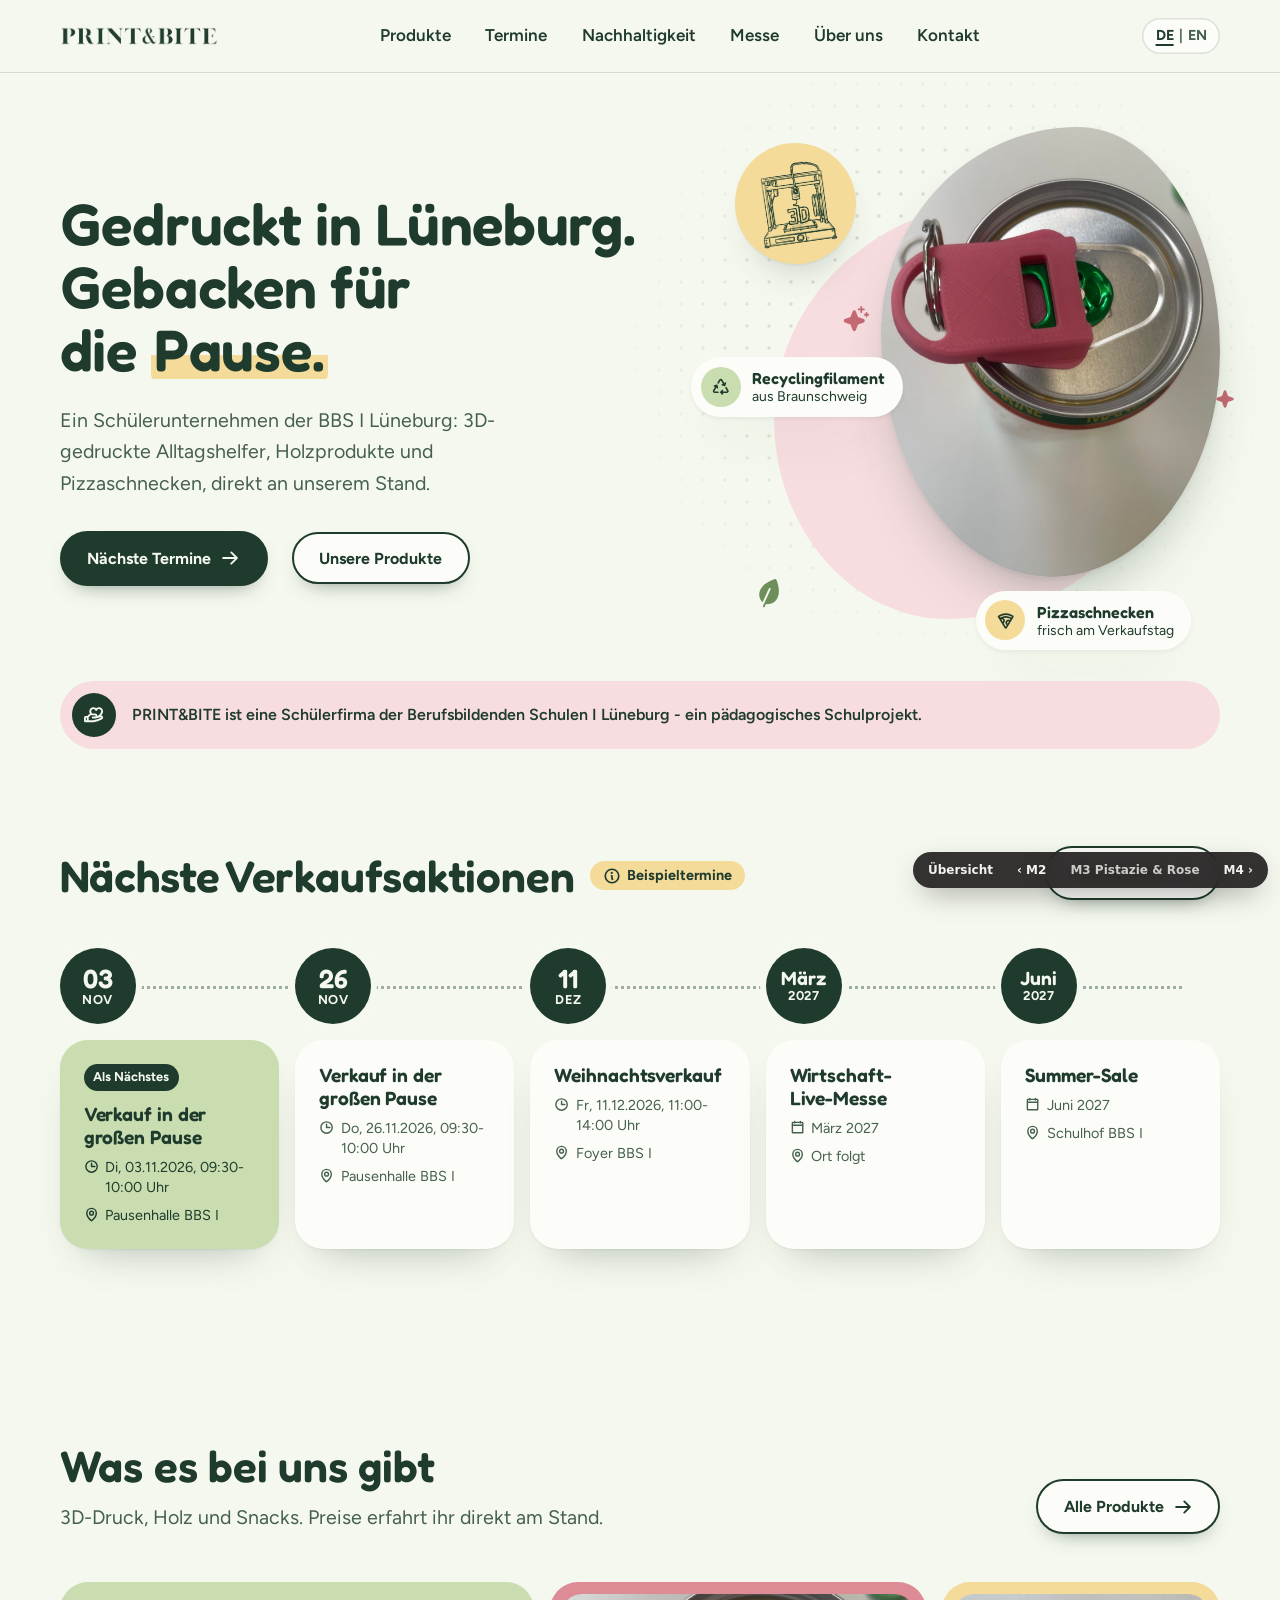
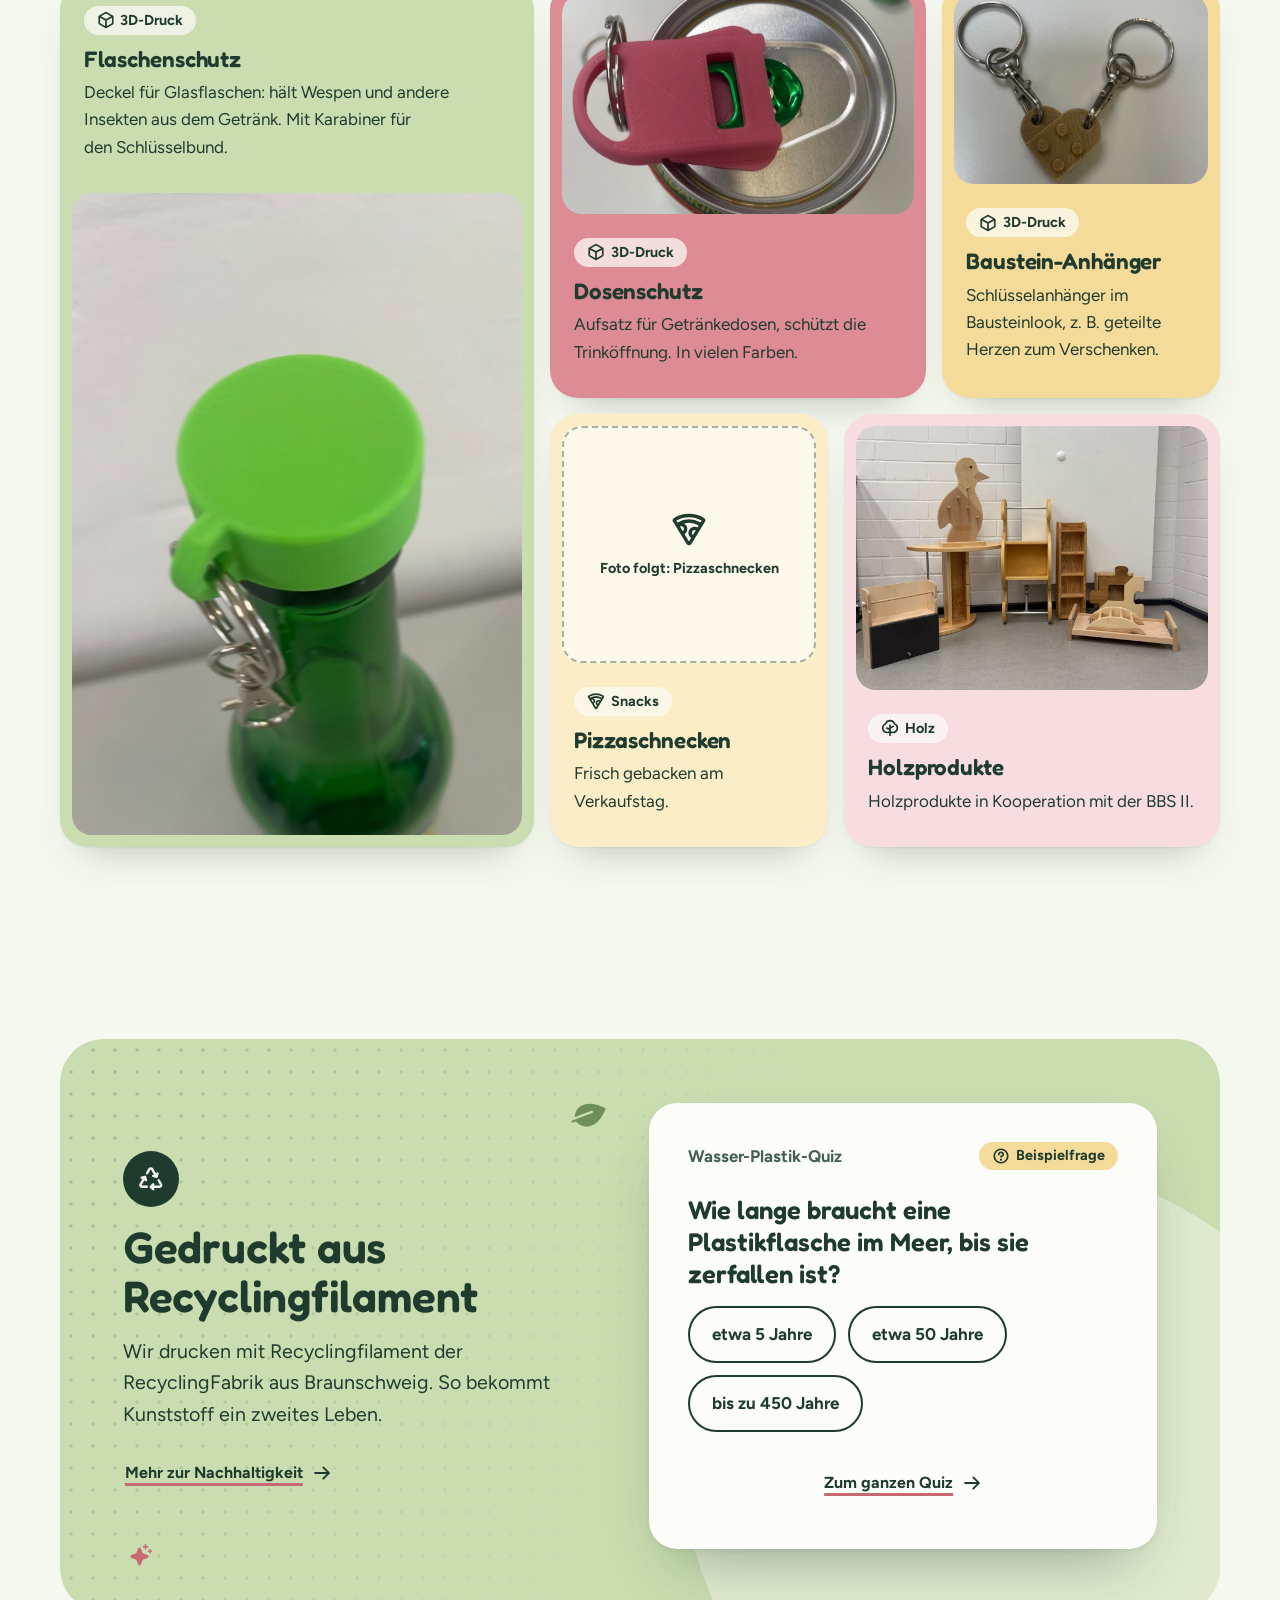
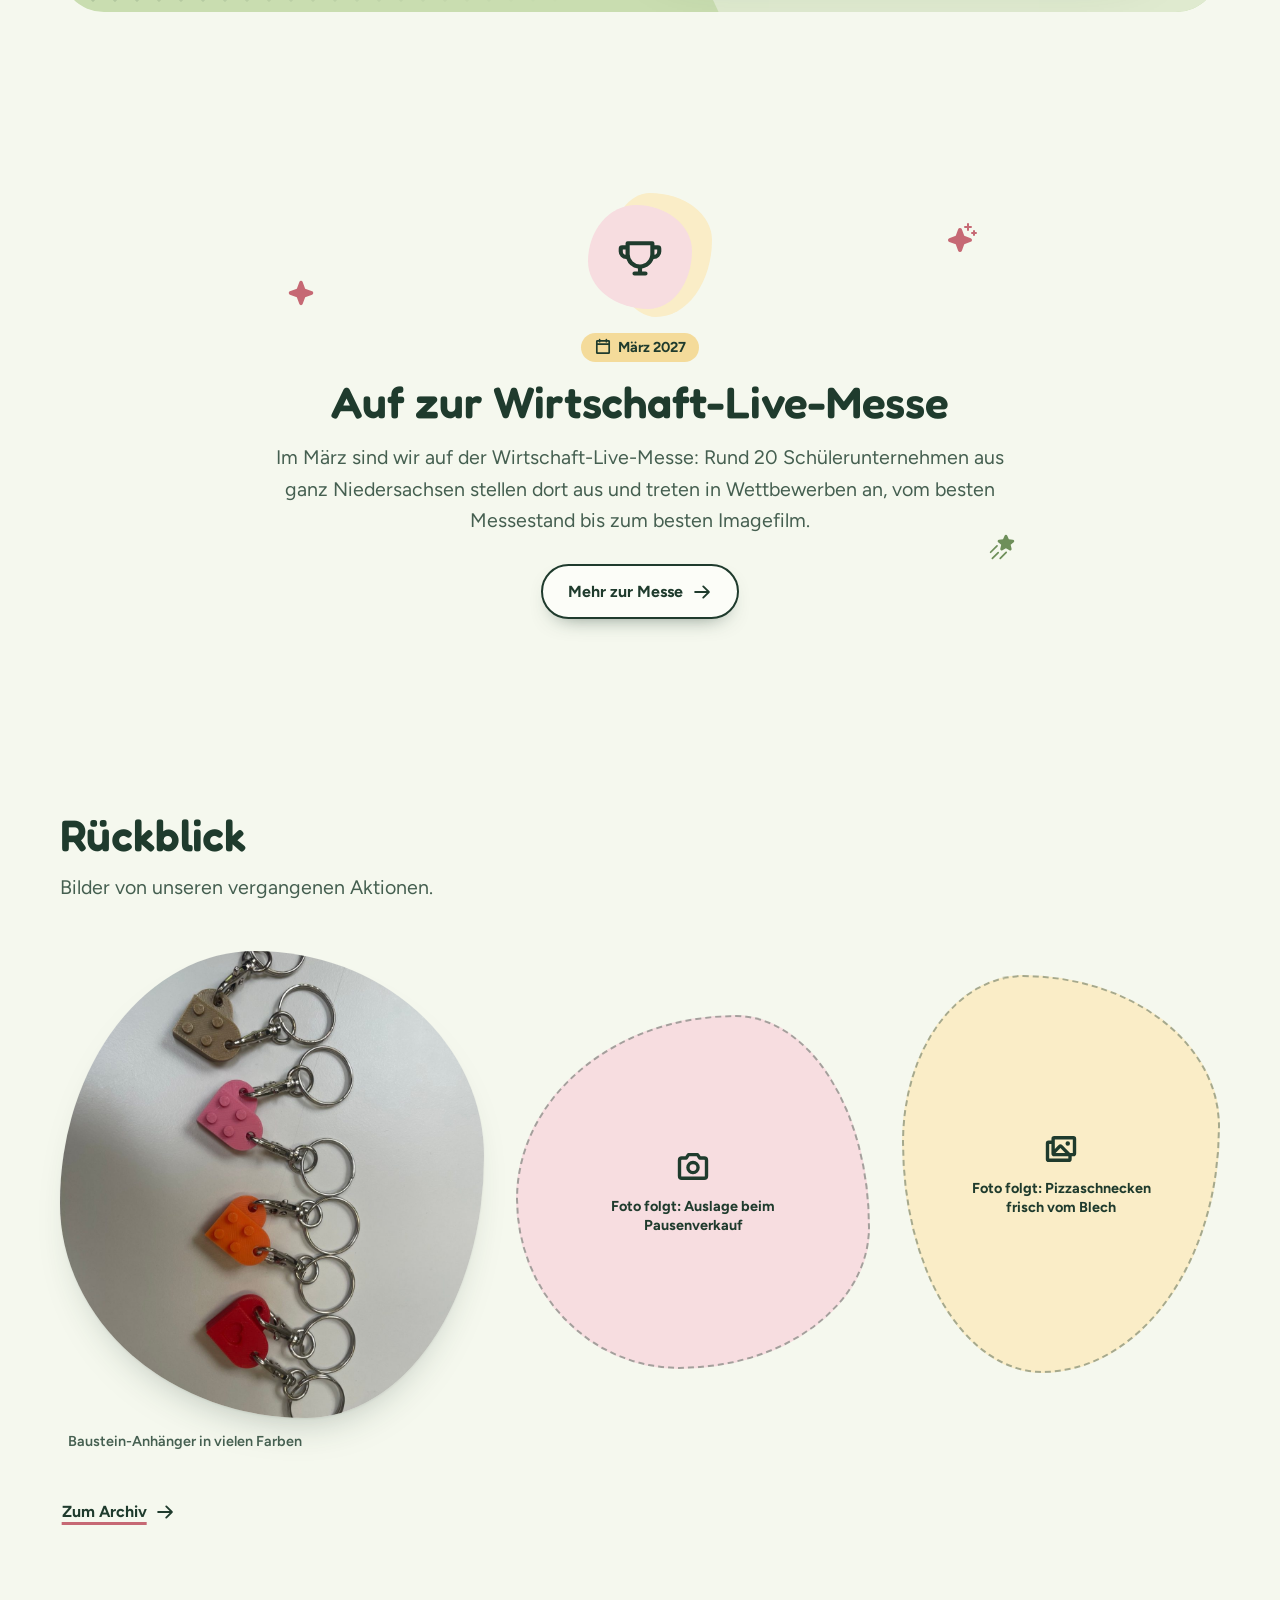
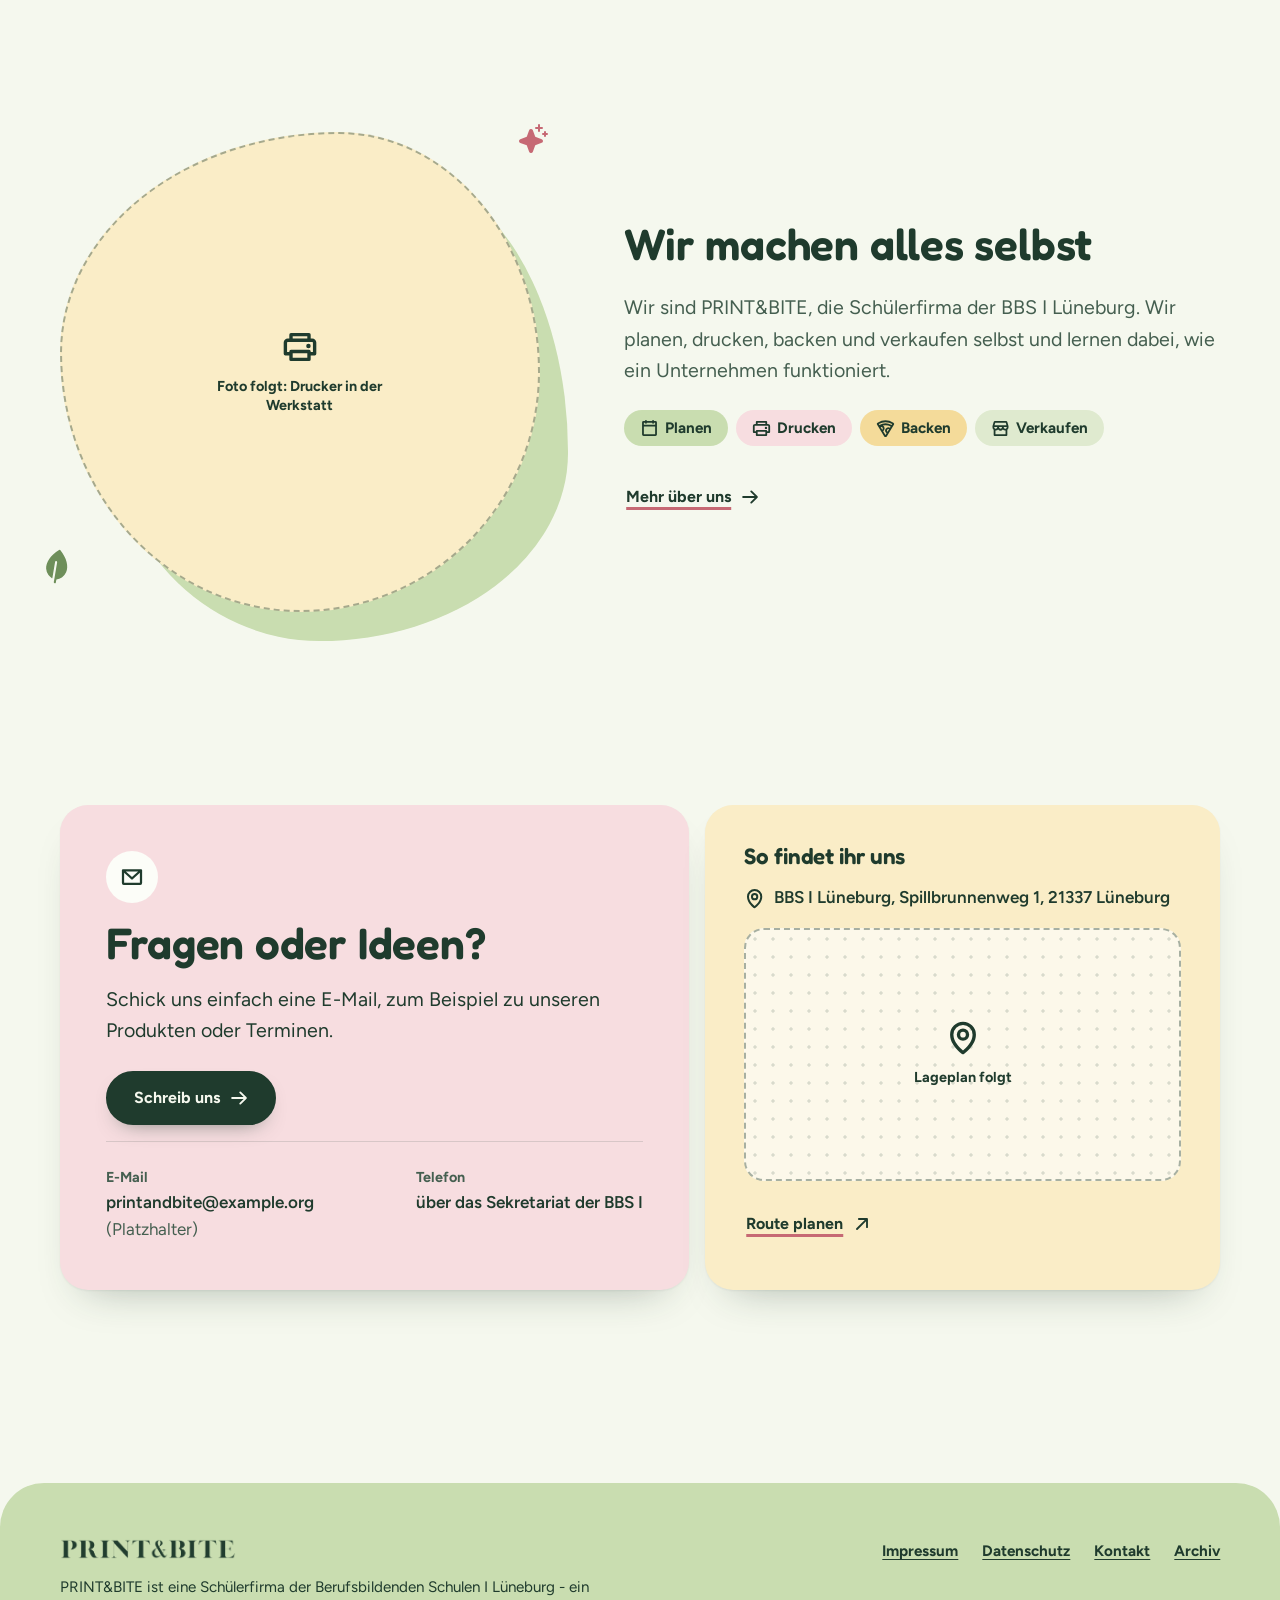
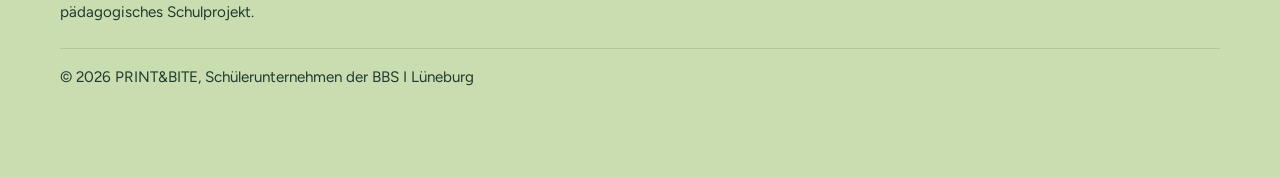
<file: mockups/m3-pistazie-rose.html>
<!doctype html>
<html lang="de">
<head>
  <meta charset="utf-8">
  <meta name="viewport" content="width=device-width, initial-scale=1">
  <meta name="robots" content="noindex">
  <title>M3 Pistazie &amp; Rose - PRINT&amp;BITE Mockup</title>
  <link rel="stylesheet" href="assets/fonts/fonts.css">
  <link rel="stylesheet" href="design-system/tokens.css">
  <link rel="stylesheet" href="design-system/base.css">
  <link rel="stylesheet" href="design-system/components.css">
  <link rel="stylesheet" href="themes/m3-pistazie-rose.css">
  <script src="design-system/mockup.js" defer></script>
</head>
<body class="theme-m3" id="top">
  <a class="skip-link" href="#inhalt">Zum Inhalt</a>

  <!-- Seite generiert aus einer Vorlage: Phosphor-Icons sind inline eingesetzt. -->
  <header class="ds-header m3-header">
    <div class="container ds-header__inner">
      <a class="m3-brand" href="#top">
        <img class="ds-logo ds-logo--wordmark" src="assets/logo/m3-wordmark.png" alt="PRINT&amp;BITE" width="1530" height="181">
      </a>

      <nav class="ds-nav m3-nav" aria-label="Hauptnavigation">
        <ul>
          <li><a href="#produkte">Produkte</a></li>
          <li><a href="#termine">Termine</a></li>
          <li><a href="#nachhaltigkeit">Nachhaltigkeit</a></li>
          <li><a href="#messe">Messe</a></li>
          <li><a href="#ueber-uns">Über uns</a></li>
          <li><a href="#kontakt">Kontakt</a></li>
        </ul>
      </nav>

      <div class="m3-header__tools">
        <div class="ds-lang m3-lang" role="group" aria-label="Sprache">
          <a href="#" aria-current="true" lang="de">DE</a>
          <span aria-hidden="true">|</span>
          <a href="#" lang="en">EN</a>
        </div>
        <details class="ds-menu m3-menu">
          <summary><svg class="ds-icon" aria-hidden="true" focusable="false" xmlns="http://www.w3.org/2000/svg" viewBox="0 0 256 256" fill="currentColor"><path d="M228,128a12,12,0,0,1-12,12H40a12,12,0,0,1,0-24H216A12,12,0,0,1,228,128ZM40,76H216a12,12,0,0,0,0-24H40a12,12,0,0,0,0,24ZM216,180H40a12,12,0,0,0,0,24H216a12,12,0,0,0,0-24Z"/></svg> Menü</summary>
          <ul class="ds-menu__panel">
            <li><a href="#produkte">Produkte</a></li>
            <li><a href="#termine">Termine</a></li>
            <li><a href="#nachhaltigkeit">Nachhaltigkeit</a></li>
            <li><a href="#messe">Messe</a></li>
            <li><a href="#ueber-uns">Über uns</a></li>
            <li><a href="#kontakt">Kontakt</a></li>
          </ul>
        </details>
      </div>
    </div>
  </header>

  <main id="inhalt">

    <!-- Hero: Text links, Produktfoto als Blob rechts, Badges daneben -->
    <section class="m3-hero" aria-labelledby="hero-titel">
      <div class="container m3-hero__grid">
        <div class="m3-hero__text">
          <h1 id="hero-titel" data-reveal>
            <span class="m3-hero__line">Gedruckt in Lüneburg.</span>
            <span class="m3-hero__line">Gebacken für die <span class="m3-mark">Pause.</span></span>
          </h1>
          <p class="lead m3-hero__lead" data-reveal style="--reveal-index:1">Ein Schülerunternehmen der BBS I Lüneburg: 3D-gedruckte Alltagshelfer, Holzprodukte und Pizzaschnecken, direkt an unserem Stand.</p>
          <div class="ds-actions" data-reveal style="--reveal-index:2">
            <a class="ds-btn" href="#termine">Nächste Termine <svg class="ds-icon" aria-hidden="true" focusable="false" xmlns="http://www.w3.org/2000/svg" viewBox="0 0 256 256" fill="currentColor"><path d="M224.49,136.49l-72,72a12,12,0,0,1-17-17L187,140H40a12,12,0,0,1,0-24H187L135.51,64.48a12,12,0,0,1,17-17l72,72A12,12,0,0,1,224.49,136.49Z"/></svg></a>
            <a class="ds-btn ds-btn--secondary" href="#produkte">Unsere Produkte</a>
          </div>
        </div>

        <div class="m3-hero__visual" data-reveal style="--reveal-index:1">
          <div class="ds-media m3-hero__photo">
            <img src="assets/img/produkt-dosenschutz.jpg" alt="Getränkedose mit rosa 3D-gedrucktem Dosenschutz auf der Trinköffnung" width="1200" height="1600">
          </div>
          <div class="m3-sticker">
            <img src="assets/logo/m3-printer.png" alt="PRINT&amp;BITE Logo: 3D-Drucker" width="861" height="948">
          </div>
          <p class="m3-float m3-float--a">
            <span class="m3-float__icon m3-float__icon--green"><svg class="ds-icon" aria-hidden="true" focusable="false" xmlns="http://www.w3.org/2000/svg" viewBox="0 0 256 256" fill="currentColor"><path d="M100,208a12,12,0,0,1-12,12H40a28,28,0,0,1-24.23-42l29.45-50.88-4.76,1.27a12,12,0,1,1-6.2-23.18l32.77-8.77a12,12,0,0,1,14.69,8.48l8.79,32.77a12,12,0,1,1-23.17,6.22L66.08,139l-29.5,51A4,4,0,0,0,40,196H88A12,12,0,0,1,100,208ZM128,36a3.87,3.87,0,0,1,3.46,2l29.45,50.87-4.75-1.27A12,12,0,1,0,150,110.78l32.77,8.79a12,12,0,0,0,14.69-8.48L206.2,78.3A12,12,0,1,0,183,72.08l-1.31,4.86L152.23,26a28,28,0,0,0-48.46,0L80.61,66a12,12,0,1,0,20.77,12l23.16-40A3.87,3.87,0,0,1,128,36ZM240.19,178l-23.14-40a12,12,0,1,0-20.77,12l23.14,40a4,4,0,0,1-3.46,6H157l3.51-3.51a12,12,0,1,0-17-17l-24,24a12,12,0,0,0,0,17l24,24a12,12,0,1,0,17-17L157,220h59a28,28,0,0,0,24.23-42Z"/></svg></span>
            <span><strong>Recycling&shy;filament</strong> aus Braunschweig</span>
          </p>
          <p class="m3-float m3-float--b">
            <span class="m3-float__icon m3-float__icon--marzipan"><svg class="ds-icon" aria-hidden="true" focusable="false" xmlns="http://www.w3.org/2000/svg" viewBox="0 0 256 256" fill="currentColor"><path d="M243.43,62.05a19.93,19.93,0,0,0-9.06-12.38,205.51,205.51,0,0,0-212.74,0,20,20,0,0,0-6.7,27.48h0l96,157.26a20,20,0,0,0,34.2,0l96-157.26A19.82,19.82,0,0,0,243.43,62.05ZM128,44a180.93,180.93,0,0,1,90.45,24.14L210,82A164.15,164.15,0,0,0,46,82L37.55,68.14A180.93,180.93,0,0,1,128,44ZM83.88,144.06l-20.74-34A20,20,0,0,1,92,128,20.12,20.12,0,0,1,83.88,144.06ZM128,216.36,96.44,164.65A44,44,0,0,0,91.8,88.72a140.45,140.45,0,0,1,105.71,13.74l-8.95,14.66a44,44,0,0,0-45.75,75ZM148,156a20,20,0,0,1,28-18.32l-20.64,33.83A20,20,0,0,1,148,156Z"/></svg></span>
            <span><strong>Pizzaschnecken</strong> frisch am Verkaufstag</span>
          </p>
          <span class="m3-deco m3-deco--h1" aria-hidden="true"><svg class="ds-icon" aria-hidden="true" focusable="false" xmlns="http://www.w3.org/2000/svg" viewBox="0 0 256 256" fill="currentColor"><path d="M208,144a15.78,15.78,0,0,1-10.42,14.94L146,178l-19,51.62a15.92,15.92,0,0,1-29.88,0L78,178l-51.62-19a15.92,15.92,0,0,1,0-29.88L78,110l19-51.62a15.92,15.92,0,0,1,29.88,0L146,110l51.62,19A15.78,15.78,0,0,1,208,144ZM152,48h16V64a8,8,0,0,0,16,0V48h16a8,8,0,0,0,0-16H184V16a8,8,0,0,0-16,0V32H152a8,8,0,0,0,0,16Zm88,32h-8V72a8,8,0,0,0-16,0v8h-8a8,8,0,0,0,0,16h8v8a8,8,0,0,0,16,0V96h8a8,8,0,0,0,0-16Z"/></svg></span>
          <span class="m3-deco m3-deco--h2" aria-hidden="true"><svg class="ds-icon" aria-hidden="true" focusable="false" xmlns="http://www.w3.org/2000/svg" viewBox="0 0 256 256" fill="currentColor"><path d="M240,128a15.79,15.79,0,0,1-10.5,15l-63.44,23.07L143,229.5a16,16,0,0,1-30,0L89.94,166.06,26.5,143a16,16,0,0,1,0-30L89.94,89.94,113,26.5a16,16,0,0,1,30,0l23.07,63.44L229.5,113A15.79,15.79,0,0,1,240,128Z"/></svg></span>
          <span class="m3-deco m3-deco--h3 m3-deco--leaf" aria-hidden="true"><svg class="ds-icon" aria-hidden="true" focusable="false" xmlns="http://www.w3.org/2000/svg" viewBox="0 0 256 256" fill="currentColor"><path d="M223.45,40.07a8,8,0,0,0-7.52-7.52C139.8,28.08,78.82,51,52.82,94a87.09,87.09,0,0,0-12.76,49A101.72,101.72,0,0,0,46.7,175.2a4,4,0,0,0,6.61,1.43l85-86.3a8,8,0,0,1,11.32,11.32L56.74,195.94,42.55,210.13a8.2,8.2,0,0,0-.6,11.1,8,8,0,0,0,11.71.43l16.79-16.79c14.14,6.84,28.41,10.57,42.56,11.07q1.67.06,3.33.06A86.93,86.93,0,0,0,162,203.18C205,177.18,227.93,116.21,223.45,40.07Z"/></svg></span>
        </div>
      </div>
    </section>

    <!-- Hinweis Schülerunternehmen -->
    <div class="container m3-notice-wrap">
      <aside class="ds-notice m3-notice" aria-label="Hinweis" data-reveal style="--reveal-index:3">
        <span class="m3-notice__icon"><svg class="ds-icon" aria-hidden="true" focusable="false" xmlns="http://www.w3.org/2000/svg" viewBox="0 0 256 256" fill="currentColor"><path d="M232.76,137.88a28.66,28.66,0,0,0-12-5.39C236.19,114.94,244,97.37,244,80c0-28.67-23.09-52-51.46-52A51.77,51.77,0,0,0,156,42.85,51.77,51.77,0,0,0,119.46,28C91.09,28,68,51.33,68,80c0,10.15,2.72,20.3,8.22,30.7a35.9,35.9,0,0,0-11.73,7.84L43,140H20A20,20,0,0,0,0,160v40a20,20,0,0,0,20,20H120a11.89,11.89,0,0,0,2.91-.36l64-16a11.4,11.4,0,0,0,1.79-.6l38.82-16.54c.23-.09.45-.19.67-.3a28.61,28.61,0,0,0,4.57-48.32ZM119.46,52A27.18,27.18,0,0,1,144.9,68.56a12,12,0,0,0,22.2,0A27.18,27.18,0,0,1,192.54,52C207.42,52,220,64.82,220,80c0,18.06-15,38.84-43.38,60.19L172,141.26c0-.42,0-.84,0-1.26a32,32,0,0,0-32-32H102.71C95.42,97.76,92,88.77,92,80,92,64.82,104.58,52,119.46,52ZM24,164H36v32H24Zm193.68.61-37.51,16L118.52,196H60V157l21.46-21.46A11.93,11.93,0,0,1,89.94,132H140a8,8,0,0,1,0,16H112a12,12,0,0,0,0,24h32a12.19,12.19,0,0,0,2.69-.3l67-15.41.47-.12a4.61,4.61,0,0,1,5.82,4.44A4.58,4.58,0,0,1,217.68,164.61Z"/></svg></span>
        <p>PRINT&amp;BITE ist eine Schülerfirma der Berufsbildenden Schulen I Lüneburg - ein pädagogisches Schulprojekt.</p>
      </aside>
    </div>

    <!-- Termine: Timeline als Kartenreihe -->
    <section class="section m3-termine" id="termine" aria-labelledby="termine-titel">
      <div class="container">
        <div class="m3-head" data-reveal>
          <div class="m3-head__title">
            <h2 id="termine-titel">Nächste Verkaufsaktionen</h2>
            <span class="ds-badge m3-badge-note"><svg class="ds-icon" aria-hidden="true" focusable="false" xmlns="http://www.w3.org/2000/svg" viewBox="0 0 256 256" fill="currentColor"><path d="M108,84a16,16,0,1,1,16,16A16,16,0,0,1,108,84Zm128,44A108,108,0,1,1,128,20,108.12,108.12,0,0,1,236,128Zm-24,0a84,84,0,1,0-84,84A84.09,84.09,0,0,0,212,128Zm-72,36.68V132a20,20,0,0,0-20-20,12,12,0,0,0-4,23.32V168a20,20,0,0,0,20,20,12,12,0,0,0,4-23.32Z"/></svg> Beispieltermine</span>
          </div>
          <a class="ds-btn ds-btn--secondary" href="#">Alle Termine <svg class="ds-icon" aria-hidden="true" focusable="false" xmlns="http://www.w3.org/2000/svg" viewBox="0 0 256 256" fill="currentColor"><path d="M224.49,136.49l-72,72a12,12,0,0,1-17-17L187,140H40a12,12,0,0,1,0-24H187L135.51,64.48a12,12,0,0,1,17-17l72,72A12,12,0,0,1,224.49,136.49Z"/></svg></a>
        </div>

        <ol class="ds-events m3-timeline" role="list">
          <li class="ds-event m3-event m3-event--next" data-reveal>
            <time class="ds-event__date" datetime="2026-11-03"><span class="ds-event__day">03</span><span class="ds-event__month">Nov</span></time>
            <div class="m3-event__card">
              <span class="m3-event__flag">Als Nächstes</span>
              <h3 class="ds-event__title">Verkauf in der großen Pause</h3>
              <p class="ds-event__meta"><svg class="ds-icon" aria-hidden="true" focusable="false" xmlns="http://www.w3.org/2000/svg" viewBox="0 0 256 256" fill="currentColor"><path d="M128,20A108,108,0,1,0,236,128,108.12,108.12,0,0,0,128,20Zm0,192a84,84,0,1,1,84-84A84.09,84.09,0,0,1,128,212Zm68-84a12,12,0,0,1-12,12H128a12,12,0,0,1-12-12V72a12,12,0,0,1,24,0v44h44A12,12,0,0,1,196,128Z"/></svg> Di, 03.11.2026, 09:30-10:00 Uhr</p>
              <p class="ds-event__meta"><svg class="ds-icon" aria-hidden="true" focusable="false" xmlns="http://www.w3.org/2000/svg" viewBox="0 0 256 256" fill="currentColor"><path d="M128,60a44,44,0,1,0,44,44A44.05,44.05,0,0,0,128,60Zm0,64a20,20,0,1,1,20-20A20,20,0,0,1,128,124Zm0-112a92.1,92.1,0,0,0-92,92c0,77.36,81.64,135.4,85.12,137.83a12,12,0,0,0,13.76,0,259,259,0,0,0,42.18-39C205.15,170.57,220,136.37,220,104A92.1,92.1,0,0,0,128,12Zm31.3,174.71A249.35,249.35,0,0,1,128,216.89a249.35,249.35,0,0,1-31.3-30.18C80,167.37,60,137.31,60,104a68,68,0,0,1,136,0C196,137.31,176,167.37,159.3,186.71Z"/></svg> Pausenhalle BBS I</p>
            </div>
          </li>
          <li class="ds-event m3-event" data-reveal style="--reveal-index:1">
            <time class="ds-event__date" datetime="2026-11-26"><span class="ds-event__day">26</span><span class="ds-event__month">Nov</span></time>
            <div class="m3-event__card">
              <h3 class="ds-event__title">Verkauf in der großen Pause</h3>
              <p class="ds-event__meta"><svg class="ds-icon" aria-hidden="true" focusable="false" xmlns="http://www.w3.org/2000/svg" viewBox="0 0 256 256" fill="currentColor"><path d="M128,20A108,108,0,1,0,236,128,108.12,108.12,0,0,0,128,20Zm0,192a84,84,0,1,1,84-84A84.09,84.09,0,0,1,128,212Zm68-84a12,12,0,0,1-12,12H128a12,12,0,0,1-12-12V72a12,12,0,0,1,24,0v44h44A12,12,0,0,1,196,128Z"/></svg> Do, 26.11.2026, 09:30-10:00 Uhr</p>
              <p class="ds-event__meta"><svg class="ds-icon" aria-hidden="true" focusable="false" xmlns="http://www.w3.org/2000/svg" viewBox="0 0 256 256" fill="currentColor"><path d="M128,60a44,44,0,1,0,44,44A44.05,44.05,0,0,0,128,60Zm0,64a20,20,0,1,1,20-20A20,20,0,0,1,128,124Zm0-112a92.1,92.1,0,0,0-92,92c0,77.36,81.64,135.4,85.12,137.83a12,12,0,0,0,13.76,0,259,259,0,0,0,42.18-39C205.15,170.57,220,136.37,220,104A92.1,92.1,0,0,0,128,12Zm31.3,174.71A249.35,249.35,0,0,1,128,216.89a249.35,249.35,0,0,1-31.3-30.18C80,167.37,60,137.31,60,104a68,68,0,0,1,136,0C196,137.31,176,167.37,159.3,186.71Z"/></svg> Pausenhalle BBS I</p>
            </div>
          </li>
          <li class="ds-event m3-event" data-reveal style="--reveal-index:2">
            <time class="ds-event__date" datetime="2026-12-11"><span class="ds-event__day">11</span><span class="ds-event__month">Dez</span></time>
            <div class="m3-event__card">
              <h3 class="ds-event__title">Weihnachts&shy;verkauf</h3>
              <p class="ds-event__meta"><svg class="ds-icon" aria-hidden="true" focusable="false" xmlns="http://www.w3.org/2000/svg" viewBox="0 0 256 256" fill="currentColor"><path d="M128,20A108,108,0,1,0,236,128,108.12,108.12,0,0,0,128,20Zm0,192a84,84,0,1,1,84-84A84.09,84.09,0,0,1,128,212Zm68-84a12,12,0,0,1-12,12H128a12,12,0,0,1-12-12V72a12,12,0,0,1,24,0v44h44A12,12,0,0,1,196,128Z"/></svg> Fr, 11.12.2026, 11:00-14:00 Uhr</p>
              <p class="ds-event__meta"><svg class="ds-icon" aria-hidden="true" focusable="false" xmlns="http://www.w3.org/2000/svg" viewBox="0 0 256 256" fill="currentColor"><path d="M128,60a44,44,0,1,0,44,44A44.05,44.05,0,0,0,128,60Zm0,64a20,20,0,1,1,20-20A20,20,0,0,1,128,124Zm0-112a92.1,92.1,0,0,0-92,92c0,77.36,81.64,135.4,85.12,137.83a12,12,0,0,0,13.76,0,259,259,0,0,0,42.18-39C205.15,170.57,220,136.37,220,104A92.1,92.1,0,0,0,128,12Zm31.3,174.71A249.35,249.35,0,0,1,128,216.89a249.35,249.35,0,0,1-31.3-30.18C80,167.37,60,137.31,60,104a68,68,0,0,1,136,0C196,137.31,176,167.37,159.3,186.71Z"/></svg> Foyer BBS I</p>
            </div>
          </li>
          <li class="ds-event m3-event" data-reveal style="--reveal-index:3">
            <time class="ds-event__date m3-date--month" datetime="2027-03"><span class="ds-event__day">März</span><span class="ds-event__month">2027</span></time>
            <div class="m3-event__card">
              <h3 class="ds-event__title">Wirtschaft-Live-Messe</h3>
              <p class="ds-event__meta"><svg class="ds-icon" aria-hidden="true" focusable="false" xmlns="http://www.w3.org/2000/svg" viewBox="0 0 256 256" fill="currentColor"><path d="M208,28H188V24a12,12,0,0,0-24,0v4H92V24a12,12,0,0,0-24,0v4H48A20,20,0,0,0,28,48V208a20,20,0,0,0,20,20H208a20,20,0,0,0,20-20V48A20,20,0,0,0,208,28ZM68,52a12,12,0,0,0,24,0h72a12,12,0,0,0,24,0h16V76H52V52ZM52,204V100H204V204Z"/></svg> März 2027</p>
              <p class="ds-event__meta"><svg class="ds-icon" aria-hidden="true" focusable="false" xmlns="http://www.w3.org/2000/svg" viewBox="0 0 256 256" fill="currentColor"><path d="M128,60a44,44,0,1,0,44,44A44.05,44.05,0,0,0,128,60Zm0,64a20,20,0,1,1,20-20A20,20,0,0,1,128,124Zm0-112a92.1,92.1,0,0,0-92,92c0,77.36,81.64,135.4,85.12,137.83a12,12,0,0,0,13.76,0,259,259,0,0,0,42.18-39C205.15,170.57,220,136.37,220,104A92.1,92.1,0,0,0,128,12Zm31.3,174.71A249.35,249.35,0,0,1,128,216.89a249.35,249.35,0,0,1-31.3-30.18C80,167.37,60,137.31,60,104a68,68,0,0,1,136,0C196,137.31,176,167.37,159.3,186.71Z"/></svg> Ort folgt</p>
            </div>
          </li>
          <li class="ds-event m3-event" data-reveal style="--reveal-index:4">
            <time class="ds-event__date m3-date--month" datetime="2027-06"><span class="ds-event__day">Juni</span><span class="ds-event__month">2027</span></time>
            <div class="m3-event__card">
              <h3 class="ds-event__title">Summer-Sale</h3>
              <p class="ds-event__meta"><svg class="ds-icon" aria-hidden="true" focusable="false" xmlns="http://www.w3.org/2000/svg" viewBox="0 0 256 256" fill="currentColor"><path d="M208,28H188V24a12,12,0,0,0-24,0v4H92V24a12,12,0,0,0-24,0v4H48A20,20,0,0,0,28,48V208a20,20,0,0,0,20,20H208a20,20,0,0,0,20-20V48A20,20,0,0,0,208,28ZM68,52a12,12,0,0,0,24,0h72a12,12,0,0,0,24,0h16V76H52V52ZM52,204V100H204V204Z"/></svg> Juni 2027</p>
              <p class="ds-event__meta"><svg class="ds-icon" aria-hidden="true" focusable="false" xmlns="http://www.w3.org/2000/svg" viewBox="0 0 256 256" fill="currentColor"><path d="M128,60a44,44,0,1,0,44,44A44.05,44.05,0,0,0,128,60Zm0,64a20,20,0,1,1,20-20A20,20,0,0,1,128,124Zm0-112a92.1,92.1,0,0,0-92,92c0,77.36,81.64,135.4,85.12,137.83a12,12,0,0,0,13.76,0,259,259,0,0,0,42.18-39C205.15,170.57,220,136.37,220,104A92.1,92.1,0,0,0,128,12Zm31.3,174.71A249.35,249.35,0,0,1,128,216.89a249.35,249.35,0,0,1-31.3-30.18C80,167.37,60,137.31,60,104a68,68,0,0,1,136,0C196,137.31,176,167.37,159.3,186.71Z"/></svg> Schulhof BBS I</p>
            </div>
          </li>
        </ol>
      </div>
    </section>

    <!-- Produkte: Bento mit getönten Zellen -->
    <section class="section m3-produkte" id="produkte" aria-labelledby="produkte-titel">
      <div class="container">
        <div class="m3-head" data-reveal>
          <div>
            <h2 id="produkte-titel">Was es bei uns gibt</h2>
            <p class="m3-head__text">3D-Druck, Holz und Snacks. Preise erfahrt ihr direkt am Stand.</p>
          </div>
          <a class="ds-btn ds-btn--secondary" href="#">Alle Produkte <svg class="ds-icon" aria-hidden="true" focusable="false" xmlns="http://www.w3.org/2000/svg" viewBox="0 0 256 256" fill="currentColor"><path d="M224.49,136.49l-72,72a12,12,0,0,1-17-17L187,140H40a12,12,0,0,1,0-24H187L135.51,64.48a12,12,0,0,1,17-17l72,72A12,12,0,0,1,224.49,136.49Z"/></svg></a>
        </div>

        <div class="m3-bento">
          <article class="ds-card m3-cell m3-cell--a m3-tint--green" data-reveal>
            <div class="ds-card__body">
              <span class="ds-badge"><svg class="ds-icon" aria-hidden="true" focusable="false" xmlns="http://www.w3.org/2000/svg" viewBox="0 0 256 256" fill="currentColor"><path d="M225.6,62.64l-88-48.17a19.91,19.91,0,0,0-19.2,0l-88,48.17A20,20,0,0,0,20,80.19v95.62a20,20,0,0,0,10.4,17.55l88,48.17a19.89,19.89,0,0,0,19.2,0l88-48.17A20,20,0,0,0,236,175.81V80.19A20,20,0,0,0,225.6,62.64ZM128,36.57,200,76,128,115.4,56,76ZM44,96.79l72,39.4v76.67L44,173.44Zm96,116.07V136.19l72-39.4v76.65Z"/></svg> 3D-Druck</span>
              <h3 class="ds-card__title">Flaschenschutz</h3>
              <p>Deckel für Glasflaschen: hält Wespen und andere Insekten aus dem Getränk. Mit Karabiner für den Schlüsselbund.</p>
            </div>
            <div class="ds-card__media m3-cell__media">
              <img src="assets/img/produkt-flaschenschutz.jpg" alt="Grüne Glasflasche mit hellgrünem Flaschenschutz und Karabiner" width="1200" height="1600" loading="lazy">
            </div>
          </article>

          <article class="ds-card m3-cell m3-cell--b m3-tint--rose" data-reveal style="--reveal-index:1">
            <div class="ds-card__media m3-cell__media">
              <img src="assets/img/produkt-dosenschutz.jpg" alt="Rosa Dosenschutz auf einer Getränkedose" width="1200" height="1600" loading="lazy">
            </div>
            <div class="ds-card__body">
              <span class="ds-badge"><svg class="ds-icon" aria-hidden="true" focusable="false" xmlns="http://www.w3.org/2000/svg" viewBox="0 0 256 256" fill="currentColor"><path d="M225.6,62.64l-88-48.17a19.91,19.91,0,0,0-19.2,0l-88,48.17A20,20,0,0,0,20,80.19v95.62a20,20,0,0,0,10.4,17.55l88,48.17a19.89,19.89,0,0,0,19.2,0l88-48.17A20,20,0,0,0,236,175.81V80.19A20,20,0,0,0,225.6,62.64ZM128,36.57,200,76,128,115.4,56,76ZM44,96.79l72,39.4v76.67L44,173.44Zm96,116.07V136.19l72-39.4v76.65Z"/></svg> 3D-Druck</span>
              <h3 class="ds-card__title">Dosenschutz</h3>
              <p>Aufsatz für Getränkedosen, schützt die Trinköffnung. In vielen Farben.</p>
            </div>
          </article>

          <article class="ds-card m3-cell m3-cell--c m3-tint--marzipan" data-reveal style="--reveal-index:2">
            <div class="ds-card__media m3-cell__media">
              <img src="assets/img/produkt-anhaenger-detail.jpg" alt="Herz im Bausteinlook aus zwei Hälften, jede Hälfte mit eigenem Karabiner und Schlüsselring" width="1200" height="845" loading="lazy">
            </div>
            <div class="ds-card__body">
              <span class="ds-badge"><svg class="ds-icon" aria-hidden="true" focusable="false" xmlns="http://www.w3.org/2000/svg" viewBox="0 0 256 256" fill="currentColor"><path d="M225.6,62.64l-88-48.17a19.91,19.91,0,0,0-19.2,0l-88,48.17A20,20,0,0,0,20,80.19v95.62a20,20,0,0,0,10.4,17.55l88,48.17a19.89,19.89,0,0,0,19.2,0l88-48.17A20,20,0,0,0,236,175.81V80.19A20,20,0,0,0,225.6,62.64ZM128,36.57,200,76,128,115.4,56,76ZM44,96.79l72,39.4v76.67L44,173.44Zm96,116.07V136.19l72-39.4v76.65Z"/></svg> 3D-Druck</span>
              <h3 class="ds-card__title">Baustein-Anhänger</h3>
              <p>Schlüsselanhänger im Bausteinlook, z. B. geteilte Herzen zum Verschenken.</p>
            </div>
          </article>

          <article class="ds-card m3-cell m3-cell--d m3-tint--marzipan-soft" data-reveal style="--reveal-index:1">
            <figure class="ds-placeholder m3-cell__placeholder">
              <svg class="ds-icon" aria-hidden="true" focusable="false" xmlns="http://www.w3.org/2000/svg" viewBox="0 0 256 256" fill="currentColor"><path d="M243.43,62.05a19.93,19.93,0,0,0-9.06-12.38,205.51,205.51,0,0,0-212.74,0,20,20,0,0,0-6.7,27.48h0l96,157.26a20,20,0,0,0,34.2,0l96-157.26A19.82,19.82,0,0,0,243.43,62.05ZM128,44a180.93,180.93,0,0,1,90.45,24.14L210,82A164.15,164.15,0,0,0,46,82L37.55,68.14A180.93,180.93,0,0,1,128,44ZM83.88,144.06l-20.74-34A20,20,0,0,1,92,128,20.12,20.12,0,0,1,83.88,144.06ZM128,216.36,96.44,164.65A44,44,0,0,0,91.8,88.72a140.45,140.45,0,0,1,105.71,13.74l-8.95,14.66a44,44,0,0,0-45.75,75ZM148,156a20,20,0,0,1,28-18.32l-20.64,33.83A20,20,0,0,1,148,156Z"/></svg>
              <figcaption>Foto folgt: Pizzaschnecken</figcaption>
            </figure>
            <div class="ds-card__body">
              <span class="ds-badge"><svg class="ds-icon" aria-hidden="true" focusable="false" xmlns="http://www.w3.org/2000/svg" viewBox="0 0 256 256" fill="currentColor"><path d="M243.43,62.05a19.93,19.93,0,0,0-9.06-12.38,205.51,205.51,0,0,0-212.74,0,20,20,0,0,0-6.7,27.48h0l96,157.26a20,20,0,0,0,34.2,0l96-157.26A19.82,19.82,0,0,0,243.43,62.05ZM128,44a180.93,180.93,0,0,1,90.45,24.14L210,82A164.15,164.15,0,0,0,46,82L37.55,68.14A180.93,180.93,0,0,1,128,44ZM83.88,144.06l-20.74-34A20,20,0,0,1,92,128,20.12,20.12,0,0,1,83.88,144.06ZM128,216.36,96.44,164.65A44,44,0,0,0,91.8,88.72a140.45,140.45,0,0,1,105.71,13.74l-8.95,14.66a44,44,0,0,0-45.75,75ZM148,156a20,20,0,0,1,28-18.32l-20.64,33.83A20,20,0,0,1,148,156Z"/></svg> Snacks</span>
              <h3 class="ds-card__title">Pizzaschnecken</h3>
              <p>Frisch gebacken am Verkaufstag.</p>
            </div>
          </article>

          <article class="ds-card m3-cell m3-cell--e m3-tint--rose-soft" data-reveal style="--reveal-index:2">
            <div class="ds-card__media m3-cell__media">
              <img src="assets/img/produkt-holz.jpg" alt="Holzprodukte vor einer weißen Wand: ein Pinguin mit Haken auf einem halbrunden Tisch, Regale, ein Puzzleteil, ein Tablett und eine Kiste" width="1200" height="900" loading="lazy">
            </div>
            <div class="ds-card__body">
              <span class="ds-badge"><svg class="ds-icon" aria-hidden="true" focusable="false" xmlns="http://www.w3.org/2000/svg" viewBox="0 0 256 256" fill="currentColor"><path d="M201.17,59.62a80,80,0,0,0-146.34,0,76,76,0,0,0,61.17,139V232a12,12,0,0,0,24,0V198.64A76.26,76.26,0,0,0,168,204l1.92,0A76,76,0,0,0,201.17,59.62ZM169.35,180A52,52,0,0,1,140,171.79V135.42l41.37-20.69a12,12,0,1,0-10.74-21.46L140,108.58V88a12,12,0,0,0-24,0v44.58L85.37,117.27a12,12,0,0,0-10.74,21.46L116,159.42v12.37A52.24,52.24,0,0,1,86.65,180c-27.53-.69-50.72-24.56-50.65-52.13a51.81,51.81,0,0,1,32.61-48.1,12,12,0,0,0,6.78-7,56,56,0,0,1,105.22,0,12,12,0,0,0,6.78,7A51.81,51.81,0,0,1,220,127.85C220.08,155.41,196.88,179.29,169.35,180Z"/></svg> Holz</span>
              <h3 class="ds-card__title">Holzprodukte</h3>
              <p>Holzprodukte in Kooperation mit der BBS II.</p>
            </div>
          </article>
        </div>
      </div>
    </section>

    <!-- Nachhaltigkeit + Quiz auf einer großen hellgrünen Fläche -->
    <section class="section m3-eco-section" id="nachhaltigkeit" aria-labelledby="eco-titel">
      <div class="container">
        <div class="m3-eco" data-reveal>
          <span class="m3-deco m3-deco--e1 m3-deco--leaf" aria-hidden="true"><svg class="ds-icon" aria-hidden="true" focusable="false" xmlns="http://www.w3.org/2000/svg" viewBox="0 0 256 256" fill="currentColor"><path d="M223.45,40.07a8,8,0,0,0-7.52-7.52C139.8,28.08,78.82,51,52.82,94a87.09,87.09,0,0,0-12.76,49A101.72,101.72,0,0,0,46.7,175.2a4,4,0,0,0,6.61,1.43l85-86.3a8,8,0,0,1,11.32,11.32L56.74,195.94,42.55,210.13a8.2,8.2,0,0,0-.6,11.1,8,8,0,0,0,11.71.43l16.79-16.79c14.14,6.84,28.41,10.57,42.56,11.07q1.67.06,3.33.06A86.93,86.93,0,0,0,162,203.18C205,177.18,227.93,116.21,223.45,40.07Z"/></svg></span>
          <span class="m3-deco m3-deco--e2" aria-hidden="true"><svg class="ds-icon" aria-hidden="true" focusable="false" xmlns="http://www.w3.org/2000/svg" viewBox="0 0 256 256" fill="currentColor"><path d="M208,144a15.78,15.78,0,0,1-10.42,14.94L146,178l-19,51.62a15.92,15.92,0,0,1-29.88,0L78,178l-51.62-19a15.92,15.92,0,0,1,0-29.88L78,110l19-51.62a15.92,15.92,0,0,1,29.88,0L146,110l51.62,19A15.78,15.78,0,0,1,208,144ZM152,48h16V64a8,8,0,0,0,16,0V48h16a8,8,0,0,0,0-16H184V16a8,8,0,0,0-16,0V32H152a8,8,0,0,0,0,16Zm88,32h-8V72a8,8,0,0,0-16,0v8h-8a8,8,0,0,0,0,16h8v8a8,8,0,0,0,16,0V96h8a8,8,0,0,0,0-16Z"/></svg></span>

          <div class="m3-eco__text">
            <span class="m3-eco__icon"><svg class="ds-icon" aria-hidden="true" focusable="false" xmlns="http://www.w3.org/2000/svg" viewBox="0 0 256 256" fill="currentColor"><path d="M100,208a12,12,0,0,1-12,12H40a28,28,0,0,1-24.23-42l29.45-50.88-4.76,1.27a12,12,0,1,1-6.2-23.18l32.77-8.77a12,12,0,0,1,14.69,8.48l8.79,32.77a12,12,0,1,1-23.17,6.22L66.08,139l-29.5,51A4,4,0,0,0,40,196H88A12,12,0,0,1,100,208ZM128,36a3.87,3.87,0,0,1,3.46,2l29.45,50.87-4.75-1.27A12,12,0,1,0,150,110.78l32.77,8.79a12,12,0,0,0,14.69-8.48L206.2,78.3A12,12,0,1,0,183,72.08l-1.31,4.86L152.23,26a28,28,0,0,0-48.46,0L80.61,66a12,12,0,1,0,20.77,12l23.16-40A3.87,3.87,0,0,1,128,36ZM240.19,178l-23.14-40a12,12,0,1,0-20.77,12l23.14,40a4,4,0,0,1-3.46,6H157l3.51-3.51a12,12,0,1,0-17-17l-24,24a12,12,0,0,0,0,17l24,24a12,12,0,1,0,17-17L157,220h59a28,28,0,0,0,24.23-42Z"/></svg></span>
            <h2 id="eco-titel">Gedruckt aus Recycling&shy;filament</h2>
            <p class="lead">Wir drucken mit Recyclingfilament der RecyclingFabrik aus Braunschweig. So bekommt Kunststoff ein zweites Leben.</p>
            <a class="ds-btn ds-btn--link" href="#">Mehr zur Nachhaltigkeit <svg class="ds-icon" aria-hidden="true" focusable="false" xmlns="http://www.w3.org/2000/svg" viewBox="0 0 256 256" fill="currentColor"><path d="M224.49,136.49l-72,72a12,12,0,0,1-17-17L187,140H40a12,12,0,0,1,0-24H187L135.51,64.48a12,12,0,0,1,17-17l72,72A12,12,0,0,1,224.49,136.49Z"/></svg></a>
          </div>

          <div class="ds-card m3-quiz-card">
            <div class="ds-card__body">
              <div class="m3-quiz-card__head">
                <h3>Wasser-Plastik-Quiz</h3>
                <span class="ds-badge m3-badge-note"><svg class="ds-icon" aria-hidden="true" focusable="false" xmlns="http://www.w3.org/2000/svg" viewBox="0 0 256 256" fill="currentColor"><path d="M144,180a16,16,0,1,1-16-16A16,16,0,0,1,144,180Zm92-52A108,108,0,1,1,128,20,108.12,108.12,0,0,1,236,128Zm-24,0a84,84,0,1,0-84,84A84.09,84.09,0,0,0,212,128ZM128,64c-24.26,0-44,17.94-44,40v4a12,12,0,0,0,24,0v-4c0-8.82,9-16,20-16s20,7.18,20,16-9,16-20,16a12,12,0,0,0-12,12v8a12,12,0,0,0,23.73,2.56C158.31,137.88,172,122.37,172,104,172,81.94,152.26,64,128,64Z"/></svg> Beispielfrage</span>
              </div>
              <div class="ds-quiz" data-quiz data-feedback-correct="Richtig! Schätzungen gehen von bis zu 450 Jahren aus." data-feedback-wrong="Leider nein. Schätzungen gehen von bis zu 450 Jahren aus.">
                <p class="ds-quiz__question">Wie lange braucht eine Plastikflasche im Meer, bis sie zerfallen ist?</p>
                <div class="ds-quiz__options">
                  <button type="button" class="ds-quiz__option" data-correct="false">etwa 5 Jahre</button>
                  <button type="button" class="ds-quiz__option" data-correct="false">etwa 50 Jahre</button>
                  <button type="button" class="ds-quiz__option" data-correct="true">bis zu 450 Jahre</button>
                </div>
                <p class="ds-quiz__feedback" aria-live="polite" hidden></p>
              </div>
              <a class="ds-btn ds-btn--link" href="#">Zum ganzen Quiz <svg class="ds-icon" aria-hidden="true" focusable="false" xmlns="http://www.w3.org/2000/svg" viewBox="0 0 256 256" fill="currentColor"><path d="M224.49,136.49l-72,72a12,12,0,0,1-17-17L187,140H40a12,12,0,0,1,0-24H187L135.51,64.48a12,12,0,0,1,17-17l72,72A12,12,0,0,1,224.49,136.49Z"/></svg></a>
            </div>
          </div>
        </div>
      </div>
    </section>

    <!-- Wirtschaft-Live-Messe: zentrierte Ansage ohne Fläche -->
    <section class="section m3-messe" id="messe" aria-labelledby="messe-titel">
      <div class="container">
        <div class="m3-messe__inner" data-reveal>
          <span class="m3-deco m3-deco--m1" aria-hidden="true"><svg class="ds-icon" aria-hidden="true" focusable="false" xmlns="http://www.w3.org/2000/svg" viewBox="0 0 256 256" fill="currentColor"><path d="M240,128a15.79,15.79,0,0,1-10.5,15l-63.44,23.07L143,229.5a16,16,0,0,1-30,0L89.94,166.06,26.5,143a16,16,0,0,1,0-30L89.94,89.94,113,26.5a16,16,0,0,1,30,0l23.07,63.44L229.5,113A15.79,15.79,0,0,1,240,128Z"/></svg></span>
          <span class="m3-deco m3-deco--m2" aria-hidden="true"><svg class="ds-icon" aria-hidden="true" focusable="false" xmlns="http://www.w3.org/2000/svg" viewBox="0 0 256 256" fill="currentColor"><path d="M208,144a15.78,15.78,0,0,1-10.42,14.94L146,178l-19,51.62a15.92,15.92,0,0,1-29.88,0L78,178l-51.62-19a15.92,15.92,0,0,1,0-29.88L78,110l19-51.62a15.92,15.92,0,0,1,29.88,0L146,110l51.62,19A15.78,15.78,0,0,1,208,144ZM152,48h16V64a8,8,0,0,0,16,0V48h16a8,8,0,0,0,0-16H184V16a8,8,0,0,0-16,0V32H152a8,8,0,0,0,0,16Zm88,32h-8V72a8,8,0,0,0-16,0v8h-8a8,8,0,0,0,0,16h8v8a8,8,0,0,0,16,0V96h8a8,8,0,0,0,0-16Z"/></svg></span>
          <span class="m3-deco m3-deco--m3 m3-deco--leaf" aria-hidden="true"><svg class="ds-icon" aria-hidden="true" focusable="false" xmlns="http://www.w3.org/2000/svg" viewBox="0 0 256 256" fill="currentColor"><path d="M235.24,84.38l-28.06,23.68,8.56,35.39a13.34,13.34,0,0,1-5.09,13.91,13.54,13.54,0,0,1-15,.69L164,139l-31.65,19.06a13.51,13.51,0,0,1-15-.69,13.32,13.32,0,0,1-5.1-13.91l8.56-35.39L92.76,84.38a13.39,13.39,0,0,1,7.66-23.58l36.94-2.92,14.21-33.66a13.51,13.51,0,0,1,24.86,0l14.21,33.66,36.94,2.92a13.39,13.39,0,0,1,7.66,23.58ZM88.11,111.89a8,8,0,0,0-11.32,0L18.34,170.34a8,8,0,0,0,11.32,11.32l58.45-58.45A8,8,0,0,0,88.11,111.89Zm-.5,61.19L34.34,226.34a8,8,0,0,0,11.32,11.32l53.26-53.27a8,8,0,0,0-11.31-11.31Zm73-1-54.29,54.28a8,8,0,0,0,11.32,11.32l54.28-54.28a8,8,0,0,0-11.31-11.32Z"/></svg></span>

          <span class="m3-messe__icon"><svg class="ds-icon" aria-hidden="true" focusable="false" xmlns="http://www.w3.org/2000/svg" viewBox="0 0 256 256" fill="currentColor"><path d="M232,60H212V48a12,12,0,0,0-12-12H56A12,12,0,0,0,44,48V60H24A20,20,0,0,0,4,80V96a44.05,44.05,0,0,0,44,44h.77A84.18,84.18,0,0,0,116,195.15V212H96a12,12,0,0,0,0,24h64a12,12,0,0,0,0-24H140V195.11c30.94-4.51,56.53-26.2,67-55.11h1a44.05,44.05,0,0,0,44-44V80A20,20,0,0,0,232,60ZM28,96V84H44v28c0,1.21,0,2.41.09,3.61A20,20,0,0,1,28,96Zm160,15.1c0,33.33-26.71,60.65-59.54,60.9A60,60,0,0,1,68,112V60H188ZM228,96a20,20,0,0,1-16.12,19.62c.08-1.5.12-3,.12-4.52V84h16Z"/></svg></span>
          <span class="ds-badge m3-badge-note"><svg class="ds-icon" aria-hidden="true" focusable="false" xmlns="http://www.w3.org/2000/svg" viewBox="0 0 256 256" fill="currentColor"><path d="M208,28H188V24a12,12,0,0,0-24,0v4H92V24a12,12,0,0,0-24,0v4H48A20,20,0,0,0,28,48V208a20,20,0,0,0,20,20H208a20,20,0,0,0,20-20V48A20,20,0,0,0,208,28ZM68,52a12,12,0,0,0,24,0h72a12,12,0,0,0,24,0h16V76H52V52ZM52,204V100H204V204Z"/></svg> März 2027</span>
          <h2 id="messe-titel">Auf zur Wirtschaft-Live-Messe</h2>
          <p class="lead">Im März sind wir auf der Wirtschaft-Live-Messe: Rund 20 Schülerunternehmen aus ganz Niedersachsen stellen dort aus und treten in Wettbewerben an, vom besten Messestand bis zum besten Imagefilm.</p>
          <a class="ds-btn ds-btn--secondary" href="#">Mehr zur Messe <svg class="ds-icon" aria-hidden="true" focusable="false" xmlns="http://www.w3.org/2000/svg" viewBox="0 0 256 256" fill="currentColor"><path d="M224.49,136.49l-72,72a12,12,0,0,1-17-17L187,140H40a12,12,0,0,1,0-24H187L135.51,64.48a12,12,0,0,1,17-17l72,72A12,12,0,0,1,224.49,136.49Z"/></svg></a>
        </div>
      </div>
    </section>

    <!-- Archiv: versetzte Bildreihe -->
    <section class="section m3-archiv" id="archiv" aria-labelledby="archiv-titel">
      <div class="container">
        <div class="m3-archiv__head" data-reveal>
          <h2 id="archiv-titel">Rückblick</h2>
          <p class="m3-head__text">Bilder von unseren vergangenen Aktionen.</p>
        </div>

        <div class="m3-gallery">
          <figure class="m3-gallery__item m3-gallery__item--1" data-reveal>
            <div class="ds-media m3-gallery__media">
              <img src="assets/img/produkt-anhaenger.jpg" alt="Vier Herz-Anhänger im Bausteinlook in Beige, Rosa, Orange und Rot, jedes Herz aus zwei Hälften mit Schlüsselringen" width="1200" height="1600" loading="lazy">
            </div>
            <figcaption>Baustein-Anhänger in vielen Farben</figcaption>
          </figure>
          <figure class="m3-gallery__item m3-gallery__item--2" data-reveal style="--reveal-index:1">
            <div class="ds-placeholder m3-gallery__media m3-tint--rose-soft">
              <svg class="ds-icon" aria-hidden="true" focusable="false" xmlns="http://www.w3.org/2000/svg" viewBox="0 0 256 256" fill="currentColor"><path d="M208,52H182.42L170,33.34A12,12,0,0,0,160,28H96a12,12,0,0,0-10,5.34L73.57,52H48A28,28,0,0,0,20,80V192a28,28,0,0,0,28,28H208a28,28,0,0,0,28-28V80A28,28,0,0,0,208,52Zm4,140a4,4,0,0,1-4,4H48a4,4,0,0,1-4-4V80a4,4,0,0,1,4-4H80a12,12,0,0,0,10-5.34L102.42,52h51.15L166,70.66A12,12,0,0,0,176,76h32a4,4,0,0,1,4,4ZM128,84a48,48,0,1,0,48,48A48.05,48.05,0,0,0,128,84Zm0,72a24,24,0,1,1,24-24A24,24,0,0,1,128,156Z"/></svg>
              <span class="ds-placeholder__label">Foto folgt: Auslage beim Pausenverkauf</span>
            </div>
          </figure>
          <figure class="m3-gallery__item m3-gallery__item--3" data-reveal style="--reveal-index:2">
            <div class="ds-placeholder m3-gallery__media m3-tint--marzipan-soft">
              <svg class="ds-icon" aria-hidden="true" focusable="false" xmlns="http://www.w3.org/2000/svg" viewBox="0 0 256 256" fill="currentColor"><path d="M160,88a16,16,0,1,1,16,16A16,16,0,0,1,160,88Zm76-32V160a20,20,0,0,1-20,20H204v20a20,20,0,0,1-20,20H40a20,20,0,0,1-20-20V88A20,20,0,0,1,40,68H60V56A20,20,0,0,1,80,36H216A20,20,0,0,1,236,56ZM180,180H80a20,20,0,0,1-20-20V92H44V196H180Zm-21.66-24L124,121.66,89.66,156ZM212,60H84v67.72l25.86-25.86a20,20,0,0,1,28.28,0L192.28,156H212Z"/></svg>
              <span class="ds-placeholder__label">Foto folgt: Pizzaschnecken frisch vom Blech</span>
            </div>
          </figure>
        </div>

        <a class="ds-btn ds-btn--link m3-archiv__link" href="#">Zum Archiv <svg class="ds-icon" aria-hidden="true" focusable="false" xmlns="http://www.w3.org/2000/svg" viewBox="0 0 256 256" fill="currentColor"><path d="M224.49,136.49l-72,72a12,12,0,0,1-17-17L187,140H40a12,12,0,0,1,0-24H187L135.51,64.48a12,12,0,0,1,17-17l72,72A12,12,0,0,1,224.49,136.49Z"/></svg></a>
      </div>
    </section>

    <!-- Über uns: Bild-Blob links, Text rechts (wie im Wireframe) -->
    <section class="section m3-about" id="ueber-uns" aria-labelledby="about-titel">
      <div class="container m3-about__grid">
        <div class="m3-about__visual" data-reveal>
          <figure class="ds-placeholder m3-about__photo">
            <svg class="ds-icon" aria-hidden="true" focusable="false" xmlns="http://www.w3.org/2000/svg" viewBox="0 0 256 256" fill="currentColor"><path d="M214.67,68H204V40a12,12,0,0,0-12-12H64A12,12,0,0,0,52,40V68H41.33C25.16,68,12,80.56,12,96v80a12,12,0,0,0,12,12H52v28a12,12,0,0,0,12,12H192a12,12,0,0,0,12-12V188h28a12,12,0,0,0,12-12V96C244,80.56,230.84,68,214.67,68ZM76,52H180V68H76ZM180,204H76V172H180Zm40-40H204v-4a12,12,0,0,0-12-12H64a12,12,0,0,0-12,12v4H36V96c0-2.17,2.44-4,5.33-4H214.67c2.89,0,5.33,1.83,5.33,4Zm-16-44a16,16,0,1,1-16-16A16,16,0,0,1,204,120Z"/></svg>
            <figcaption>Foto folgt: Drucker in der Werkstatt</figcaption>
          </figure>
          <span class="m3-deco m3-deco--a1" aria-hidden="true"><svg class="ds-icon" aria-hidden="true" focusable="false" xmlns="http://www.w3.org/2000/svg" viewBox="0 0 256 256" fill="currentColor"><path d="M208,144a15.78,15.78,0,0,1-10.42,14.94L146,178l-19,51.62a15.92,15.92,0,0,1-29.88,0L78,178l-51.62-19a15.92,15.92,0,0,1,0-29.88L78,110l19-51.62a15.92,15.92,0,0,1,29.88,0L146,110l51.62,19A15.78,15.78,0,0,1,208,144ZM152,48h16V64a8,8,0,0,0,16,0V48h16a8,8,0,0,0,0-16H184V16a8,8,0,0,0-16,0V32H152a8,8,0,0,0,0,16Zm88,32h-8V72a8,8,0,0,0-16,0v8h-8a8,8,0,0,0,0,16h8v8a8,8,0,0,0,16,0V96h8a8,8,0,0,0,0-16Z"/></svg></span>
          <span class="m3-deco m3-deco--a2 m3-deco--leaf" aria-hidden="true"><svg class="ds-icon" aria-hidden="true" focusable="false" xmlns="http://www.w3.org/2000/svg" viewBox="0 0 256 256" fill="currentColor"><path d="M223.45,40.07a8,8,0,0,0-7.52-7.52C139.8,28.08,78.82,51,52.82,94a87.09,87.09,0,0,0-12.76,49A101.72,101.72,0,0,0,46.7,175.2a4,4,0,0,0,6.61,1.43l85-86.3a8,8,0,0,1,11.32,11.32L56.74,195.94,42.55,210.13a8.2,8.2,0,0,0-.6,11.1,8,8,0,0,0,11.71.43l16.79-16.79c14.14,6.84,28.41,10.57,42.56,11.07q1.67.06,3.33.06A86.93,86.93,0,0,0,162,203.18C205,177.18,227.93,116.21,223.45,40.07Z"/></svg></span>
        </div>

        <div class="m3-about__text" data-reveal style="--reveal-index:1">
          <h2 id="about-titel">Wir machen alles selbst</h2>
          <p class="lead">Wir sind PRINT&amp;BITE, die Schülerfirma der BBS I Lüneburg. Wir planen, drucken, backen und verkaufen selbst und lernen dabei, wie ein Unternehmen funktioniert.</p>
          <ul class="m3-steps" role="list">
            <li class="ds-badge m3-tint--green"><svg class="ds-icon" aria-hidden="true" focusable="false" xmlns="http://www.w3.org/2000/svg" viewBox="0 0 256 256" fill="currentColor"><path d="M208,28H188V24a12,12,0,0,0-24,0v4H92V24a12,12,0,0,0-24,0v4H48A20,20,0,0,0,28,48V208a20,20,0,0,0,20,20H208a20,20,0,0,0,20-20V48A20,20,0,0,0,208,28ZM68,52a12,12,0,0,0,24,0h72a12,12,0,0,0,24,0h16V76H52V52ZM52,204V100H204V204Z"/></svg> Planen</li>
            <li class="ds-badge m3-tint--rose-soft"><svg class="ds-icon" aria-hidden="true" focusable="false" xmlns="http://www.w3.org/2000/svg" viewBox="0 0 256 256" fill="currentColor"><path d="M214.67,68H204V40a12,12,0,0,0-12-12H64A12,12,0,0,0,52,40V68H41.33C25.16,68,12,80.56,12,96v80a12,12,0,0,0,12,12H52v28a12,12,0,0,0,12,12H192a12,12,0,0,0,12-12V188h28a12,12,0,0,0,12-12V96C244,80.56,230.84,68,214.67,68ZM76,52H180V68H76ZM180,204H76V172H180Zm40-40H204v-4a12,12,0,0,0-12-12H64a12,12,0,0,0-12,12v4H36V96c0-2.17,2.44-4,5.33-4H214.67c2.89,0,5.33,1.83,5.33,4Zm-16-44a16,16,0,1,1-16-16A16,16,0,0,1,204,120Z"/></svg> Drucken</li>
            <li class="ds-badge m3-tint--marzipan"><svg class="ds-icon" aria-hidden="true" focusable="false" xmlns="http://www.w3.org/2000/svg" viewBox="0 0 256 256" fill="currentColor"><path d="M243.43,62.05a19.93,19.93,0,0,0-9.06-12.38,205.51,205.51,0,0,0-212.74,0,20,20,0,0,0-6.7,27.48h0l96,157.26a20,20,0,0,0,34.2,0l96-157.26A19.82,19.82,0,0,0,243.43,62.05ZM128,44a180.93,180.93,0,0,1,90.45,24.14L210,82A164.15,164.15,0,0,0,46,82L37.55,68.14A180.93,180.93,0,0,1,128,44ZM83.88,144.06l-20.74-34A20,20,0,0,1,92,128,20.12,20.12,0,0,1,83.88,144.06ZM128,216.36,96.44,164.65A44,44,0,0,0,91.8,88.72a140.45,140.45,0,0,1,105.71,13.74l-8.95,14.66a44,44,0,0,0-45.75,75ZM148,156a20,20,0,0,1,28-18.32l-20.64,33.83A20,20,0,0,1,148,156Z"/></svg> Backen</li>
            <li class="ds-badge m3-tint--green-soft"><svg class="ds-icon" aria-hidden="true" focusable="false" xmlns="http://www.w3.org/2000/svg" viewBox="0 0 256 256" fill="currentColor"><path d="M236,96a12,12,0,0,0-.44-3.3L221.2,42.51A20.08,20.08,0,0,0,202,28H54A20.08,20.08,0,0,0,34.8,42.51L20.46,92.7A12,12,0,0,0,20,96h0v16a43.94,43.94,0,0,0,16,33.92V216a12,12,0,0,0,12,12H208a12,12,0,0,0,12-12V145.92A43.94,43.94,0,0,0,236,112V96ZM57.05,52H199l9.14,32H47.91Zm91,56v4a20,20,0,0,1-40,0v-4ZM53,128.71A20,20,0,0,1,44,112v-4H84v4a20,20,0,0,1-20,20,19.76,19.76,0,0,1-9.07-2.2A11.54,11.54,0,0,0,53,128.71ZM196,204H60V155.81c1.32.12,2.65.19,4,.19a43.86,43.86,0,0,0,32-13.85,43.89,43.89,0,0,0,64,0A43.86,43.86,0,0,0,192,156c1.35,0,2.68-.07,4-.19Zm16-92a20,20,0,0,1-9,16.71,11.66,11.66,0,0,0-1.88,1.09A20,20,0,0,1,172,112v-4h40Z"/></svg> Verkaufen</li>
          </ul>
          <a class="ds-btn ds-btn--link" href="#">Mehr über uns <svg class="ds-icon" aria-hidden="true" focusable="false" xmlns="http://www.w3.org/2000/svg" viewBox="0 0 256 256" fill="currentColor"><path d="M224.49,136.49l-72,72a12,12,0,0,1-17-17L187,140H40a12,12,0,0,1,0-24H187L135.51,64.48a12,12,0,0,1,17-17l72,72A12,12,0,0,1,224.49,136.49Z"/></svg></a>
        </div>
      </div>
    </section>

    <!-- Kontakt + Lageplan -->
    <section class="section m3-kontakt" id="kontakt" aria-labelledby="kontakt-titel">
      <div class="container m3-kontakt__grid">
        <div class="ds-card m3-contact-card m3-tint--rose-soft" data-reveal>
          <div class="ds-card__body">
            <span class="m3-contact-card__icon"><svg class="ds-icon" aria-hidden="true" focusable="false" xmlns="http://www.w3.org/2000/svg" viewBox="0 0 256 256" fill="currentColor"><path d="M224,44H32A12,12,0,0,0,20,56V192a20,20,0,0,0,20,20H216a20,20,0,0,0,20-20V56A12,12,0,0,0,224,44ZM193.15,68,128,127.72,62.85,68ZM44,188V83.28l75.89,69.57a12,12,0,0,0,16.22,0L212,83.28V188Z"/></svg></span>
            <h2 id="kontakt-titel">Fragen oder Ideen?</h2>
            <p class="lead">Schick uns einfach eine E-Mail, zum Beispiel zu unseren Produkten oder Terminen.</p>
            <div class="ds-actions">
              <a class="ds-btn" href="mailto:printandbite@example.org">Schreib uns <svg class="ds-icon" aria-hidden="true" focusable="false" xmlns="http://www.w3.org/2000/svg" viewBox="0 0 256 256" fill="currentColor"><path d="M224.49,136.49l-72,72a12,12,0,0,1-17-17L187,140H40a12,12,0,0,1,0-24H187L135.51,64.48a12,12,0,0,1,17-17l72,72A12,12,0,0,1,224.49,136.49Z"/></svg></a>
            </div>
            <dl class="m3-contact-list">
              <div>
                <dt>E-Mail</dt>
                <dd>printandbite@example.org <span class="m3-hint">(Platzhalter)</span></dd>
              </div>
              <div>
                <dt>Telefon</dt>
                <dd>über das Sekretariat der BBS I</dd>
              </div>
            </dl>
          </div>
        </div>

        <div class="ds-card m3-visit m3-tint--marzipan-soft" data-reveal style="--reveal-index:1">
          <div class="ds-card__body">
            <h3>So findet ihr uns</h3>
            <p class="m3-visit__address"><svg class="ds-icon" aria-hidden="true" focusable="false" xmlns="http://www.w3.org/2000/svg" viewBox="0 0 256 256" fill="currentColor"><path d="M128,60a44,44,0,1,0,44,44A44.05,44.05,0,0,0,128,60Zm0,64a20,20,0,1,1,20-20A20,20,0,0,1,128,124Zm0-112a92.1,92.1,0,0,0-92,92c0,77.36,81.64,135.4,85.12,137.83a12,12,0,0,0,13.76,0,259,259,0,0,0,42.18-39C205.15,170.57,220,136.37,220,104A92.1,92.1,0,0,0,128,12Zm31.3,174.71A249.35,249.35,0,0,1,128,216.89a249.35,249.35,0,0,1-31.3-30.18C80,167.37,60,137.31,60,104a68,68,0,0,1,136,0C196,137.31,176,167.37,159.3,186.71Z"/></svg> <span>BBS I Lüneburg, Spillbrunnenweg 1, 21337 Lüneburg</span></p>
            <figure class="ds-placeholder m3-map">
              <svg class="ds-icon" aria-hidden="true" focusable="false" xmlns="http://www.w3.org/2000/svg" viewBox="0 0 256 256" fill="currentColor"><path d="M128,60a44,44,0,1,0,44,44A44.05,44.05,0,0,0,128,60Zm0,64a20,20,0,1,1,20-20A20,20,0,0,1,128,124Zm0-112a92.1,92.1,0,0,0-92,92c0,77.36,81.64,135.4,85.12,137.83a12,12,0,0,0,13.76,0,259,259,0,0,0,42.18-39C205.15,170.57,220,136.37,220,104A92.1,92.1,0,0,0,128,12Zm31.3,174.71A249.35,249.35,0,0,1,128,216.89a249.35,249.35,0,0,1-31.3-30.18C80,167.37,60,137.31,60,104a68,68,0,0,1,136,0C196,137.31,176,167.37,159.3,186.71Z"/></svg>
              <figcaption>Lageplan folgt</figcaption>
            </figure>
            <a class="ds-btn ds-btn--link" href="#">Route planen <svg class="ds-icon" aria-hidden="true" focusable="false" xmlns="http://www.w3.org/2000/svg" viewBox="0 0 256 256" fill="currentColor"><path d="M204,64V168a12,12,0,0,1-24,0V93L72.49,200.49a12,12,0,0,1-17-17L163,76H88a12,12,0,0,1,0-24H192A12,12,0,0,1,204,64Z"/></svg></a>
          </div>
        </div>
      </div>
    </section>
  </main>

  <footer class="ds-footer m3-footer">
    <div class="container m3-footer__grid">
      <div class="m3-footer__brand">
        <img class="ds-logo ds-logo--wordmark" src="assets/logo/m3-wordmark.png" alt="PRINT&amp;BITE" width="1530" height="181" loading="lazy">
        <p>PRINT&amp;BITE ist eine Schülerfirma der Berufsbildenden Schulen I Lüneburg - ein pädagogisches Schulprojekt.</p>
      </div>
      <nav aria-label="Rechtliches und Service">
        <ul class="ds-footer__links" role="list">
          <li><a href="#">Impressum</a></li>
          <li><a href="#">Datenschutz</a></li>
          <li><a href="#kontakt">Kontakt</a></li>
          <li><a href="#archiv">Archiv</a></li>
        </ul>
      </nav>
      <p class="m3-footer__copy">© 2026 PRINT&amp;BITE, Schülerunternehmen der BBS I Lüneburg</p>
    </div>
  </footer>

  <nav class="ds-mockbar" aria-label="Mockup-Navigation">
    <a href="index.html">Übersicht</a>
    <a href="m2-retro-konditorei.html" rel="prev">‹ M2</a>
    <span>M3 Pistazie &amp; Rose</span>
    <a href="m4-aprikose-editorial.html" rel="next">M4 ›</a>
  </nav>
</body>
</html>
</file>
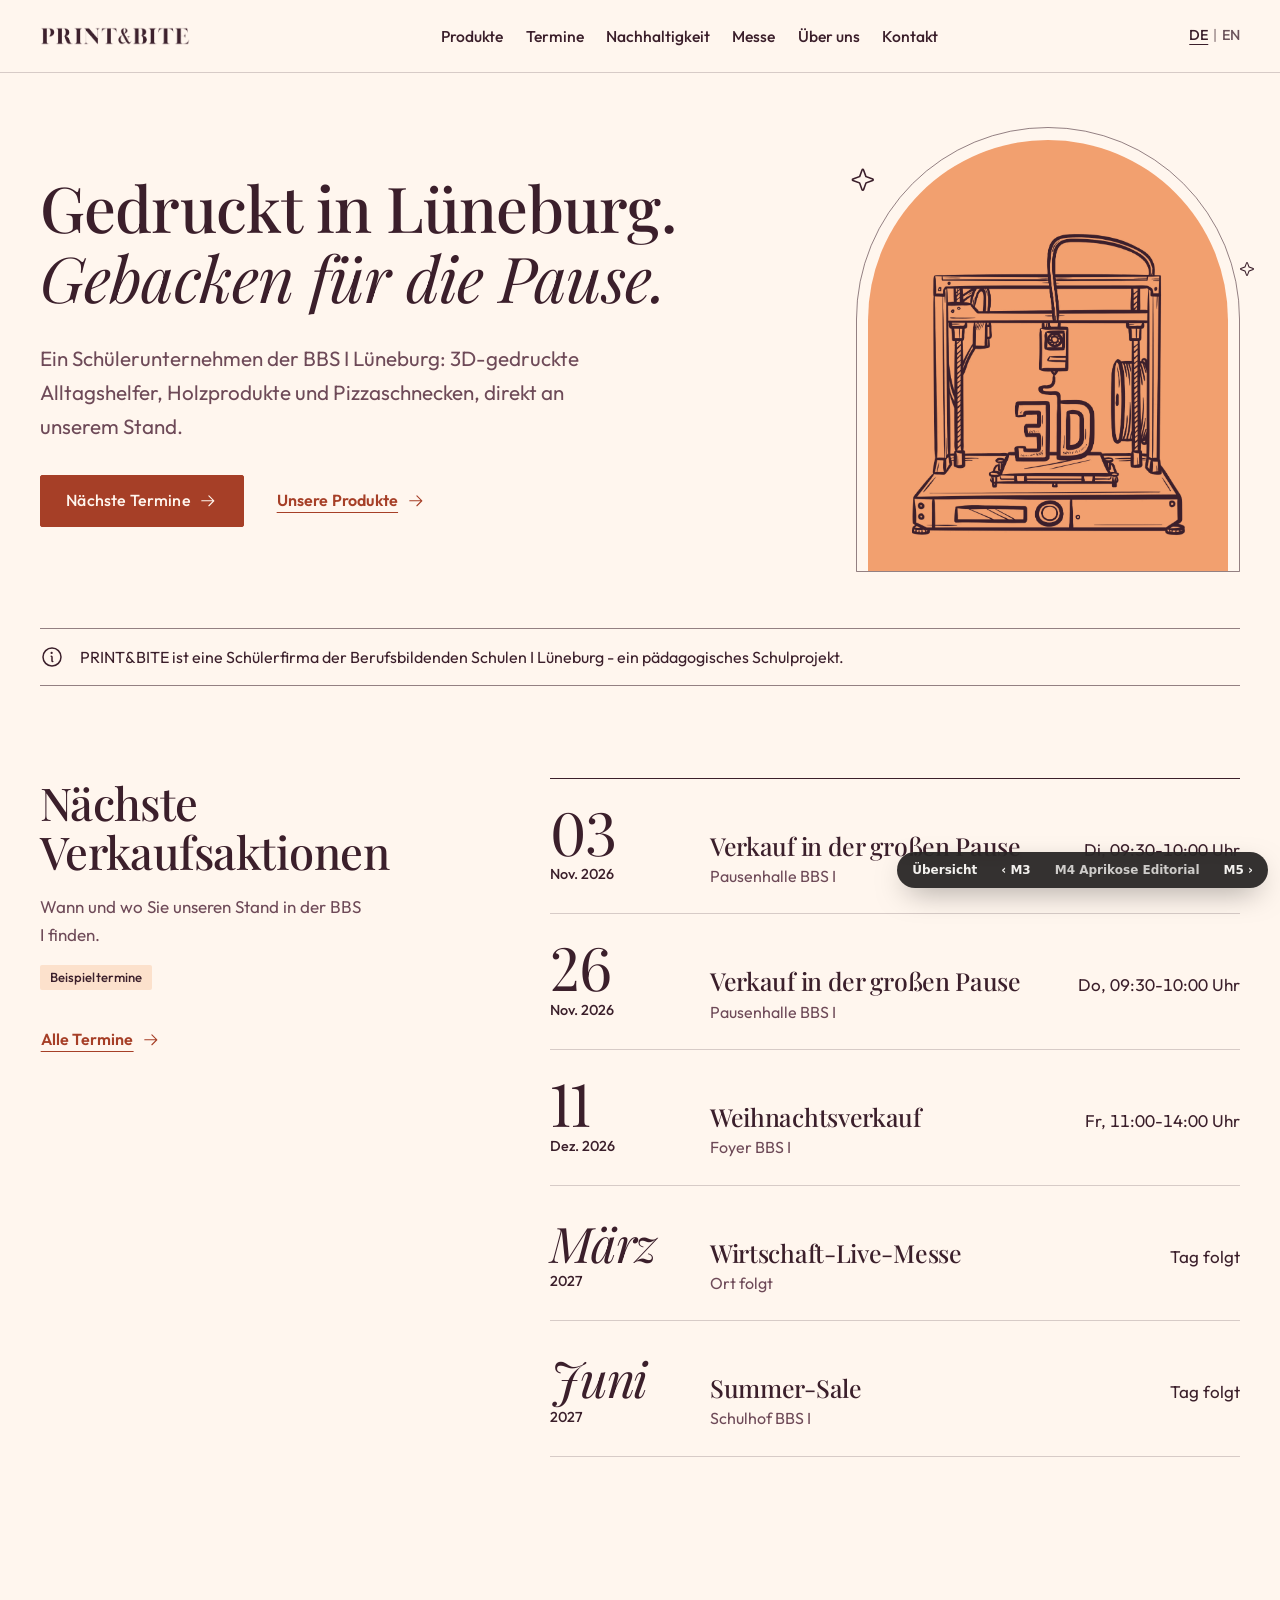
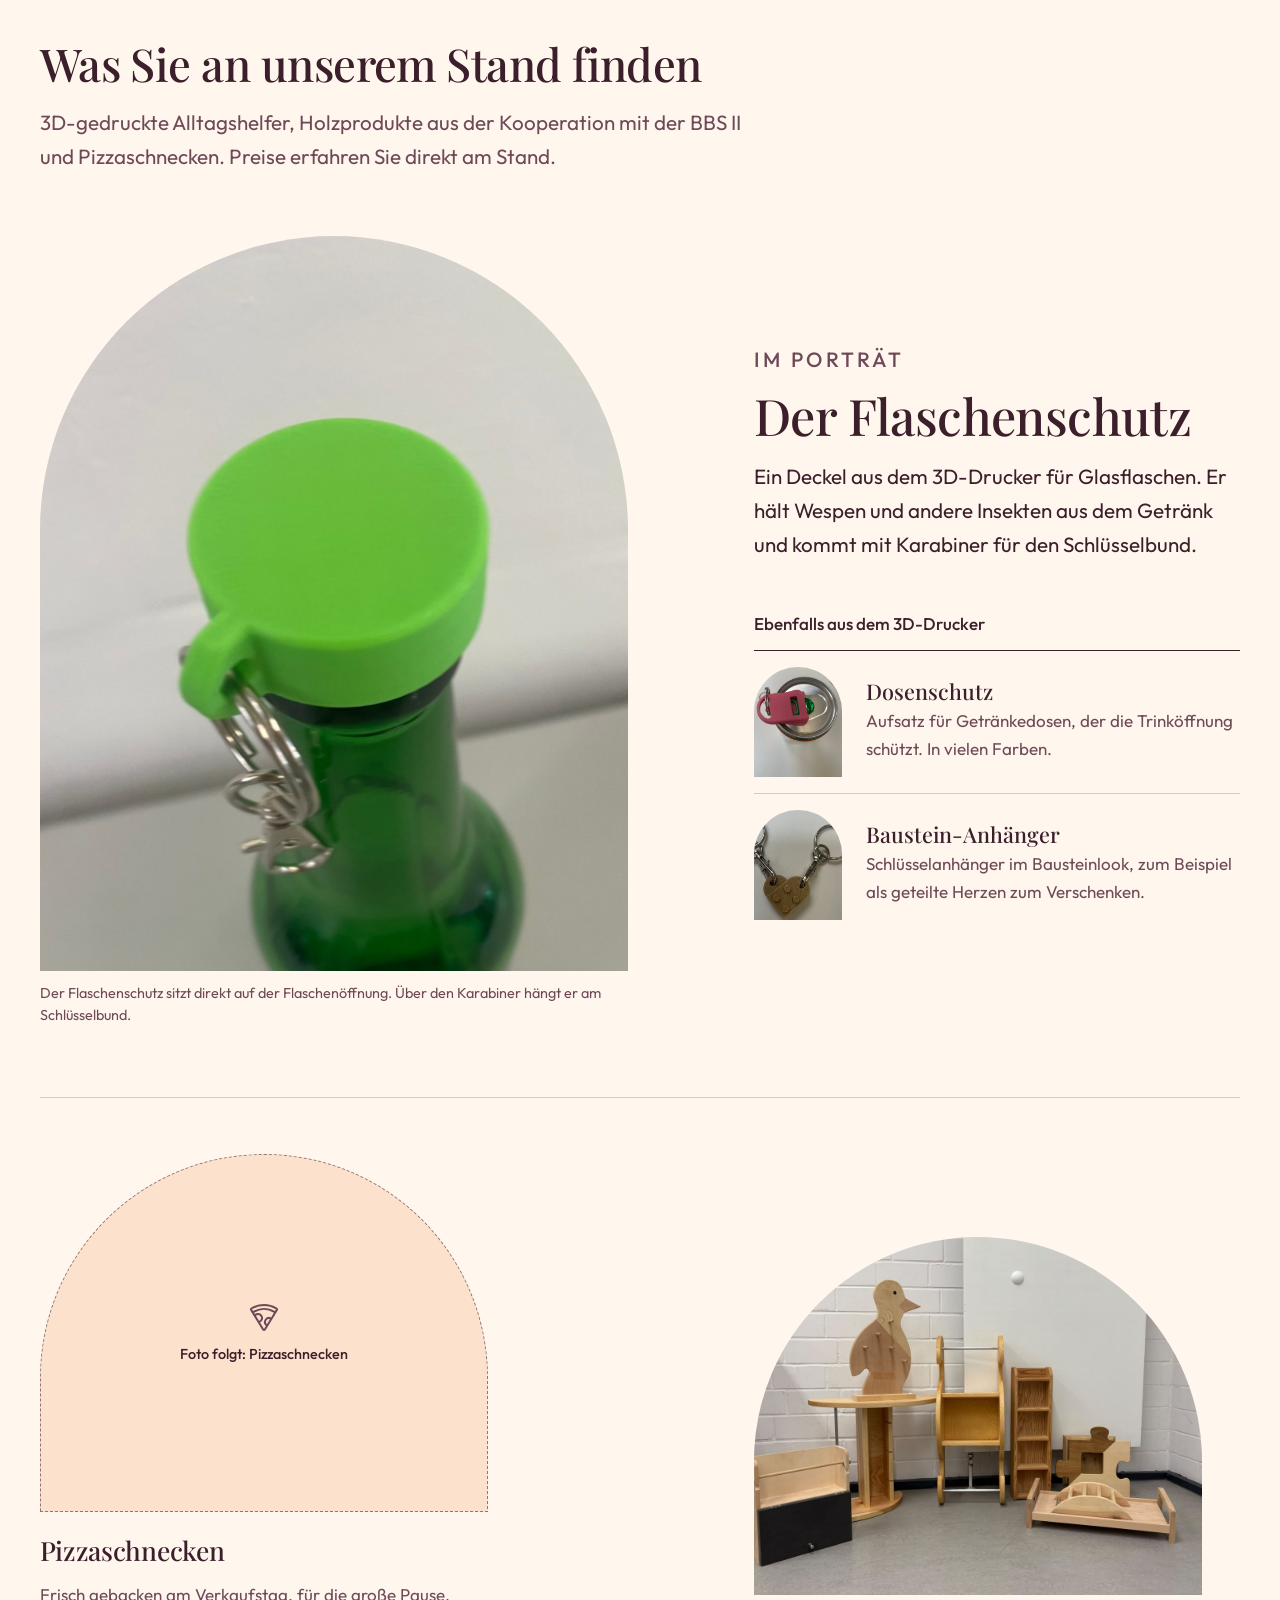
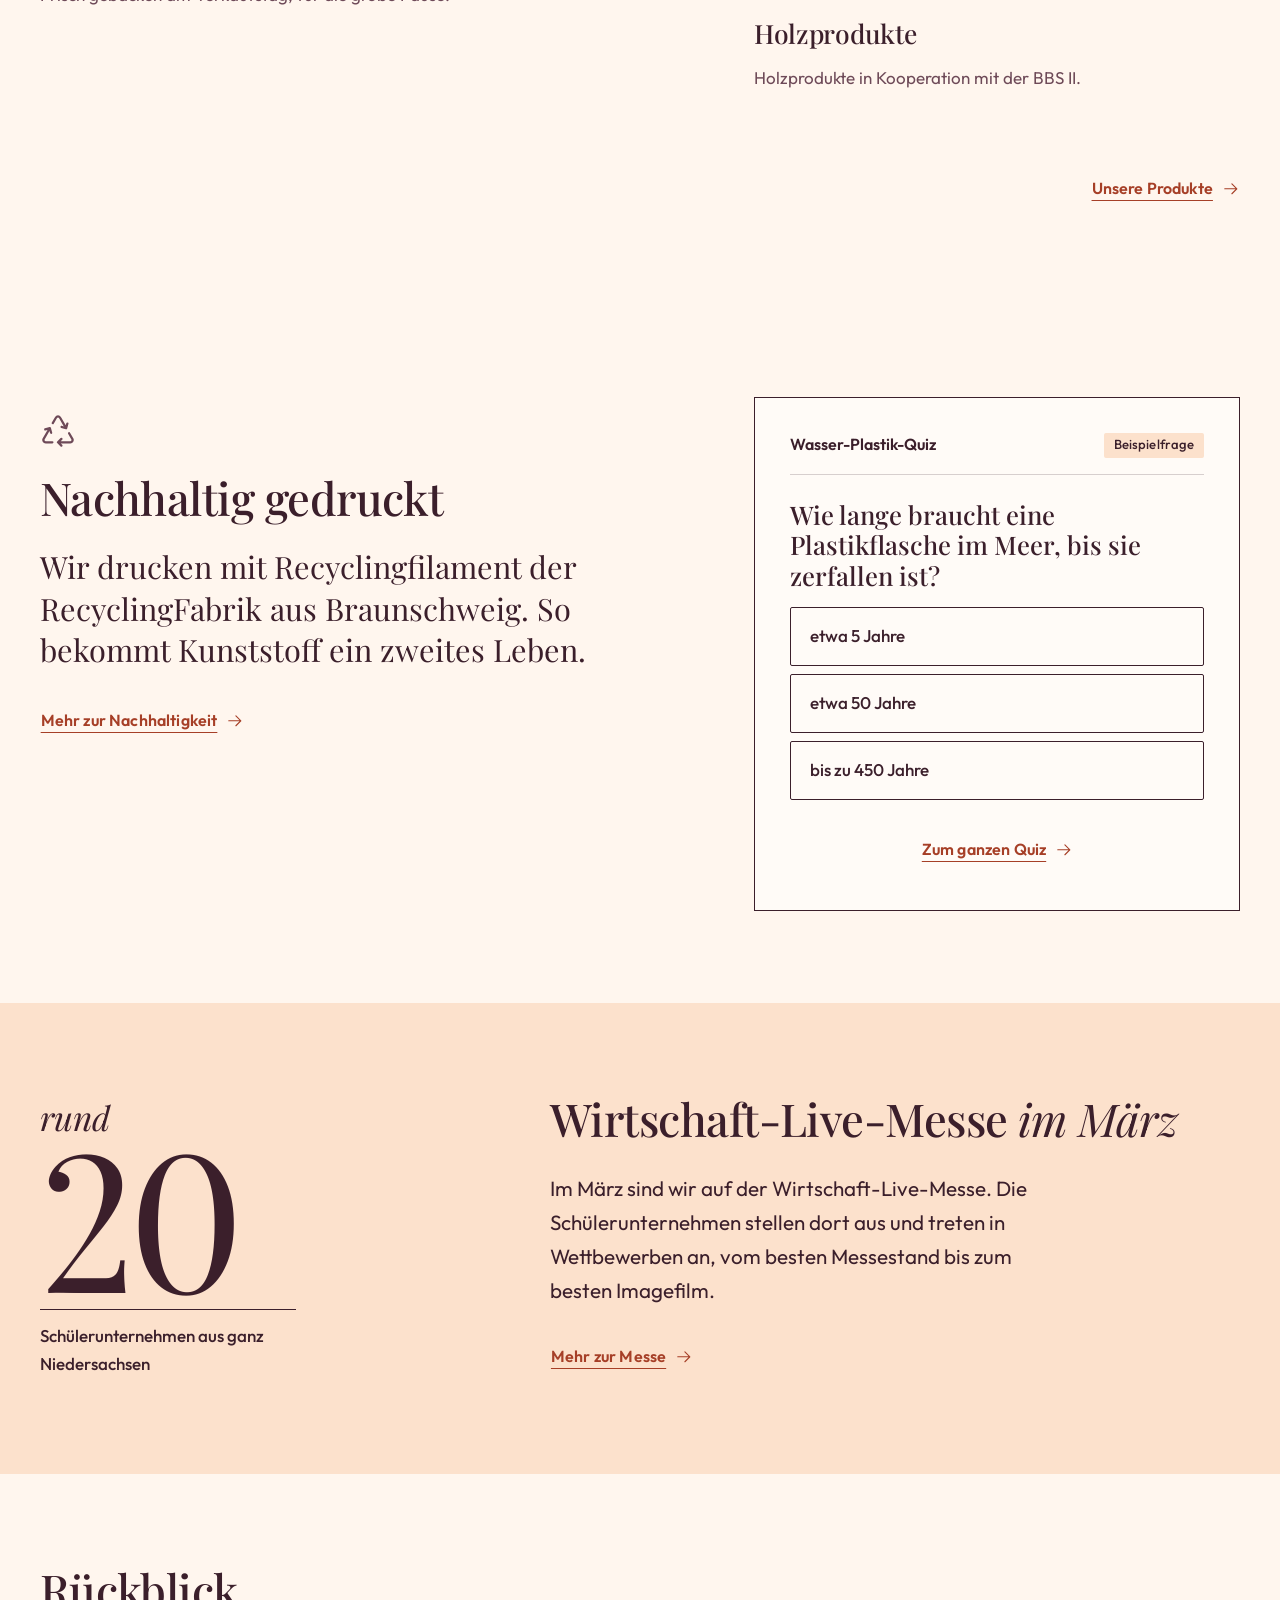
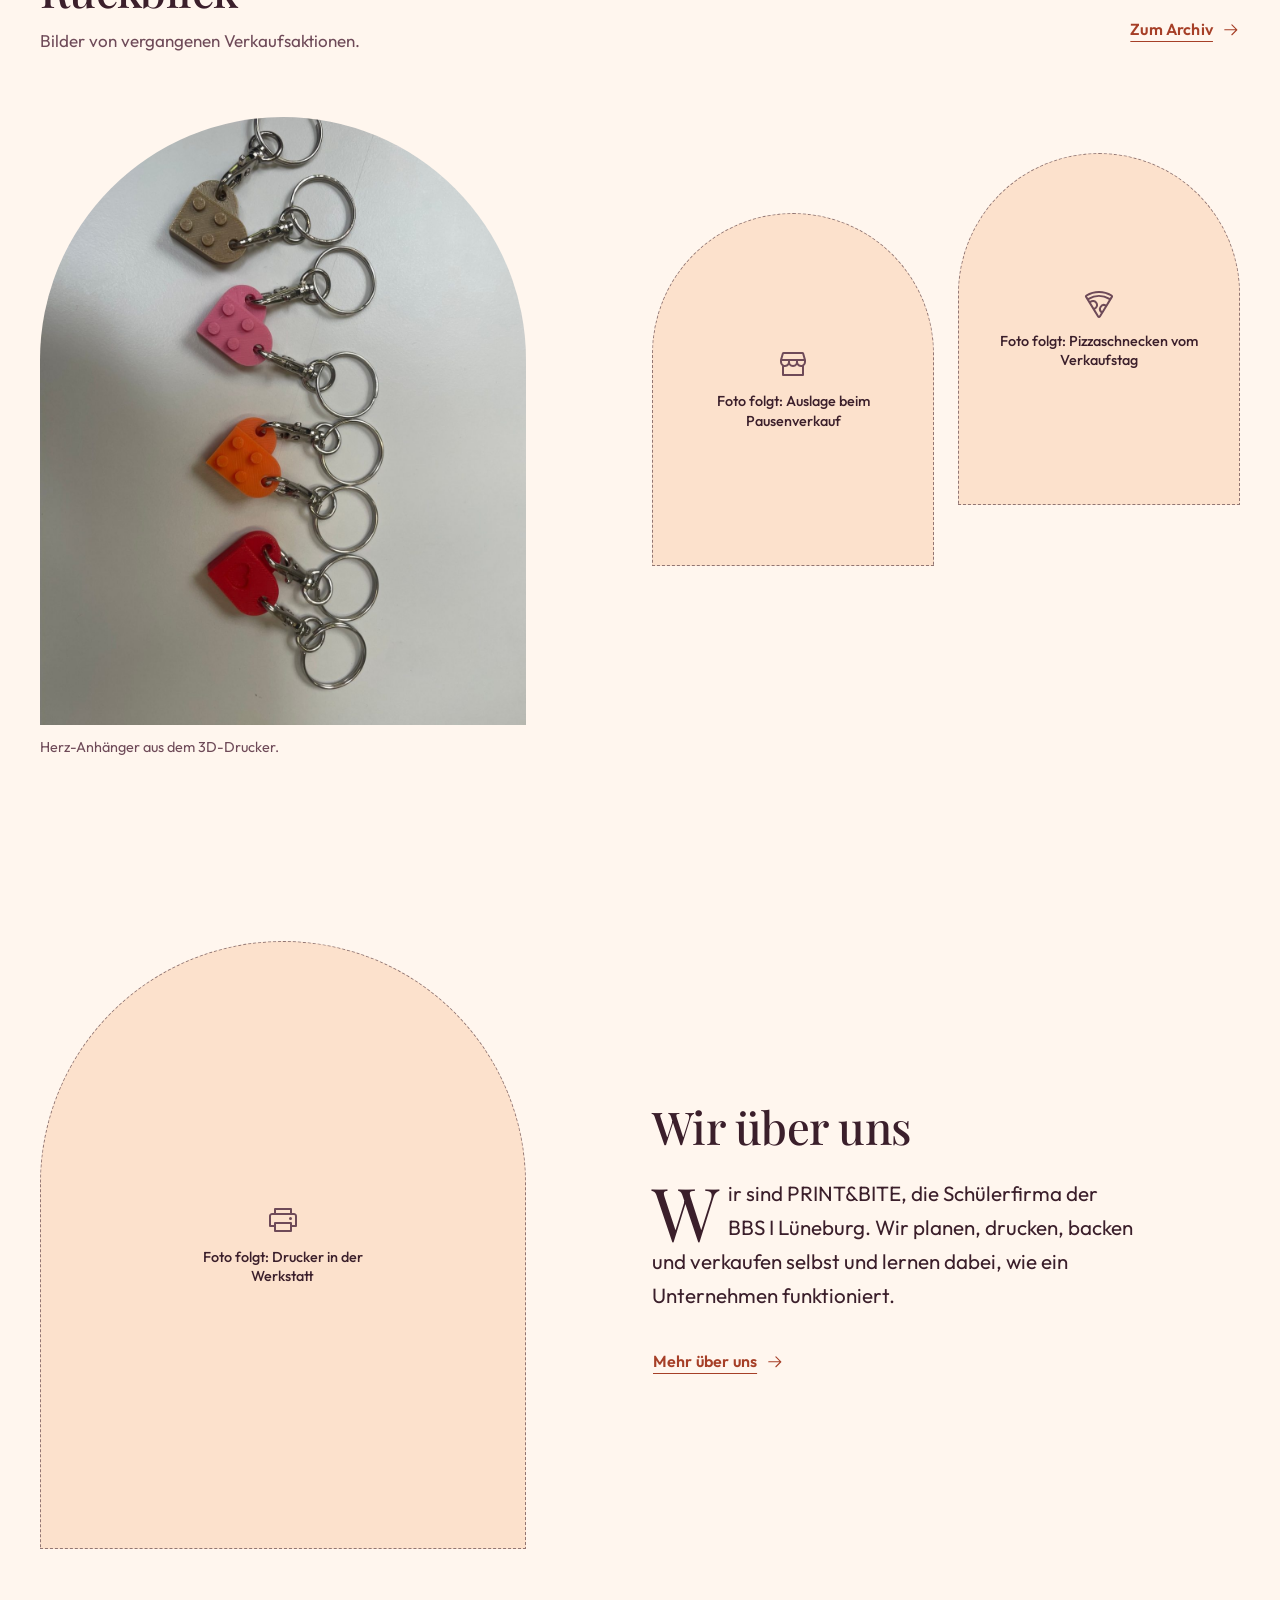
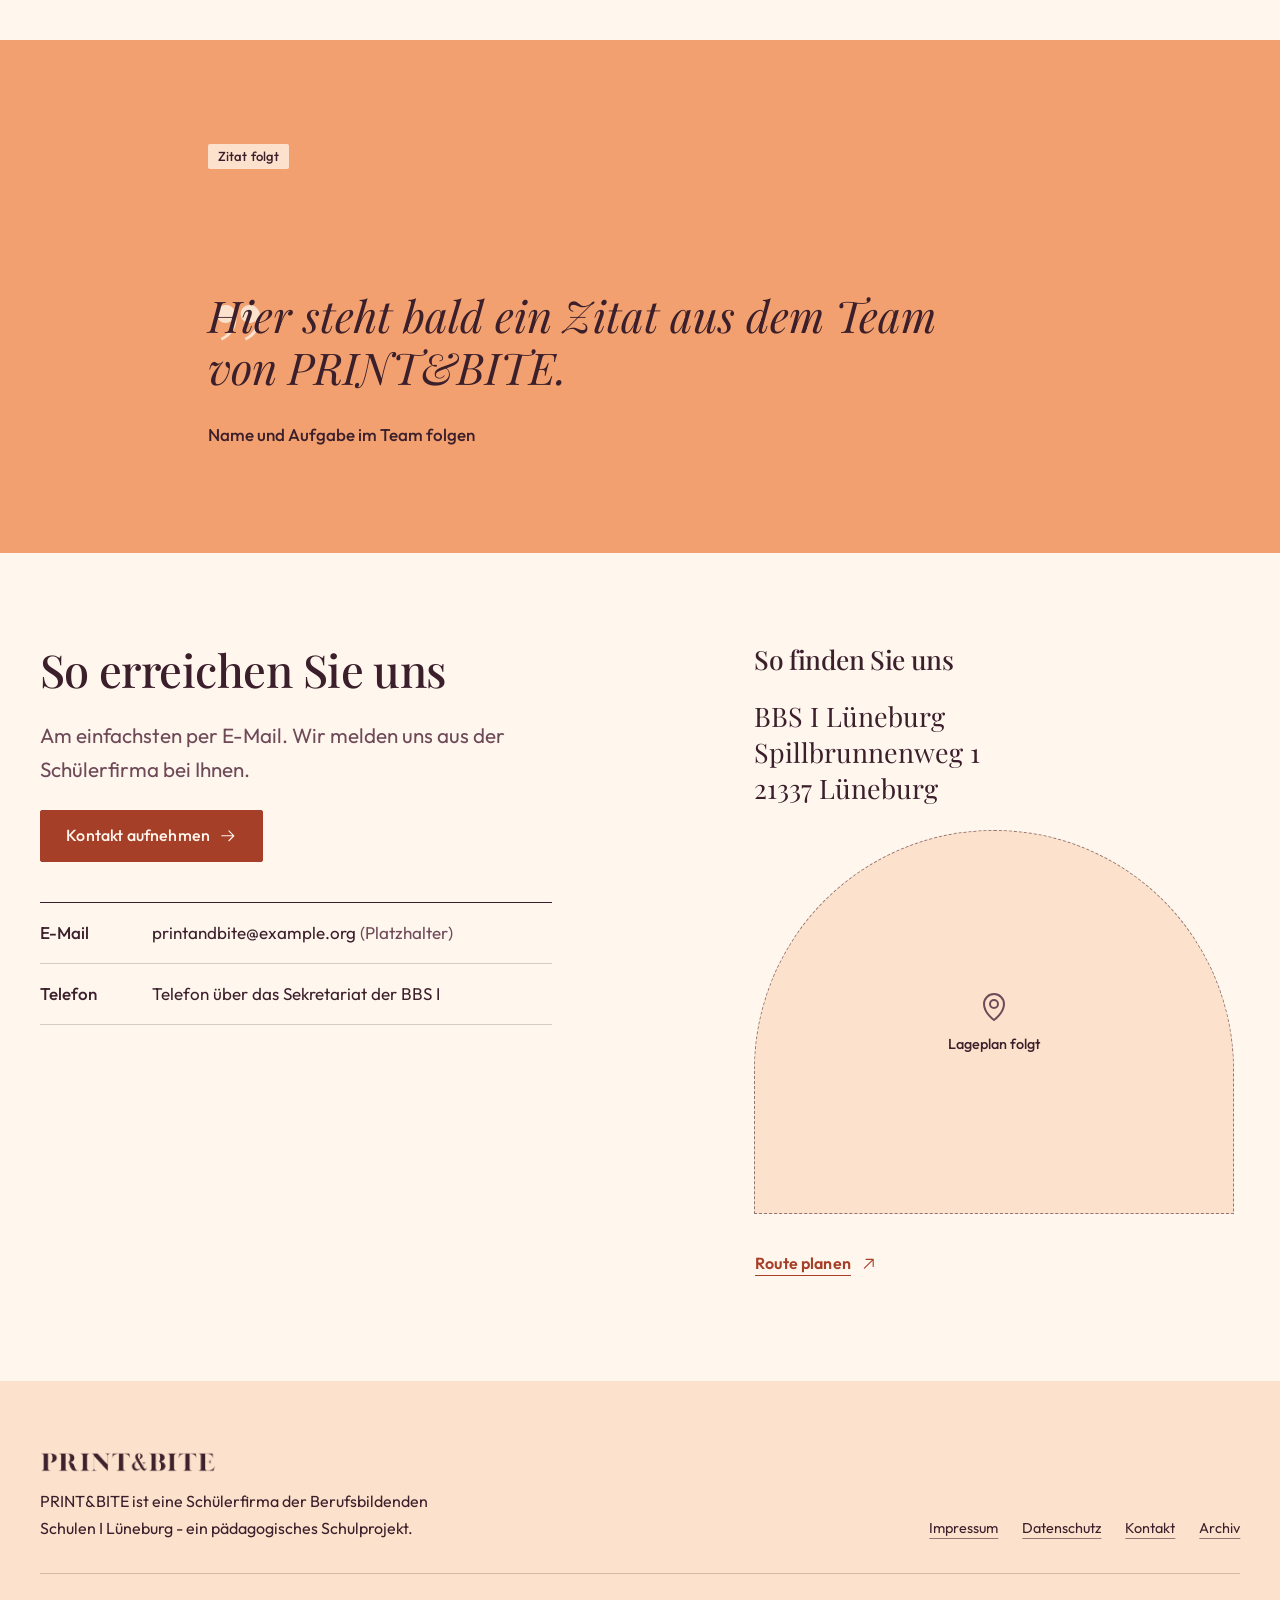
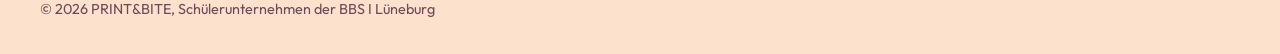
<file: mockups/m4-aprikose-editorial.html>
<!doctype html>
<html lang="de">
<head>
  <meta charset="utf-8">
  <meta name="viewport" content="width=device-width, initial-scale=1">
  <meta name="robots" content="noindex">
  <title>M4 Aprikose Editorial - PRINT&amp;BITE Mockup</title>
  <link rel="stylesheet" href="assets/fonts/fonts.css">
  <link rel="stylesheet" href="design-system/tokens.css">
  <link rel="stylesheet" href="design-system/base.css">
  <link rel="stylesheet" href="design-system/components.css">
  <link rel="stylesheet" href="themes/m4-aprikose-editorial.css">
  <script src="design-system/mockup.js" defer></script>
</head>
<body class="theme-m4">
  <a class="skip-link" href="#inhalt">Zum Inhalt</a>

  <header class="ds-header">
    <div class="container ds-header__inner">
      <a class="m4-brand" href="#inhalt">
        <img class="ds-logo ds-logo--wordmark" src="assets/logo/m4-wordmark.png" alt="PRINT&amp;BITE" width="1530" height="181">
      </a>

      <nav class="ds-nav" aria-label="Hauptnavigation">
        <ul>
          <li><a href="#produkte">Produkte</a></li>
          <li><a href="#termine">Termine</a></li>
          <li><a href="#nachhaltigkeit">Nachhaltigkeit</a></li>
          <li><a href="#messe">Messe</a></li>
          <li><a href="#ueber-uns">Über uns</a></li>
          <li><a href="#kontakt">Kontakt</a></li>
        </ul>
      </nav>

      <div class="m4-header__end">
        <div class="ds-lang" role="group" aria-label="Sprache">
          <a href="#" aria-current="true" lang="de">DE</a>
          <span aria-hidden="true">|</span>
          <a href="#" lang="en">EN</a>
        </div>

        <details class="ds-menu">
          <summary>
            <svg class="ds-icon" aria-hidden="true" xmlns="http://www.w3.org/2000/svg" viewBox="0 0 256 256" fill="currentColor"><path d="M224,128a8,8,0,0,1-8,8H40a8,8,0,0,1,0-16H216A8,8,0,0,1,224,128ZM40,72H216a8,8,0,0,0,0-16H40a8,8,0,0,0,0,16ZM216,184H40a8,8,0,0,0,0,16H216a8,8,0,0,0,0-16Z"/></svg>
            Menü
          </summary>
          <ul class="ds-menu__panel">
            <li><a href="#produkte">Produkte</a></li>
            <li><a href="#termine">Termine</a></li>
            <li><a href="#nachhaltigkeit">Nachhaltigkeit</a></li>
            <li><a href="#messe">Messe</a></li>
            <li><a href="#ueber-uns">Über uns</a></li>
            <li><a href="#kontakt">Kontakt</a></li>
          </ul>
        </details>
      </div>
    </div>
  </header>

  <main id="inhalt">

    <!-- Hero: Serifen-Headline links, Drucker-Illustration aus dem Logo im Bogen rechts -->
    <section class="m4-hero" aria-labelledby="hero-title">
      <div class="container m4-grid m4-hero__grid">
        <div class="m4-hero__text">
          <h1 id="hero-title" class="m4-hero__title" data-reveal>Gedruckt in Lüneburg. <em>Gebacken für die Pause.</em></h1>
          <p class="lead m4-hero__lead" data-reveal style="--reveal-index:1">Ein Schülerunternehmen der BBS I Lüneburg: 3D-gedruckte Alltagshelfer, Holzprodukte und Pizzaschnecken, direkt an unserem Stand.</p>
          <div class="ds-actions" data-reveal style="--reveal-index:2">
            <a class="ds-btn" href="#termine">
              Nächste Termine
              <svg class="ds-icon" aria-hidden="true" xmlns="http://www.w3.org/2000/svg" viewBox="0 0 256 256" fill="currentColor"><path d="M221.66,133.66l-72,72a8,8,0,0,1-11.32-11.32L196.69,136H40a8,8,0,0,1,0-16H196.69L138.34,61.66a8,8,0,0,1,11.32-11.32l72,72A8,8,0,0,1,221.66,133.66Z"/></svg>
            </a>
            <a class="ds-btn ds-btn--link" href="#produkte">
              Unsere Produkte
              <svg class="ds-icon" aria-hidden="true" xmlns="http://www.w3.org/2000/svg" viewBox="0 0 256 256" fill="currentColor"><path d="M221.66,133.66l-72,72a8,8,0,0,1-11.32-11.32L196.69,136H40a8,8,0,0,1,0-16H196.69L138.34,61.66a8,8,0,0,1,11.32-11.32l72,72A8,8,0,0,1,221.66,133.66Z"/></svg>
            </a>
          </div>
        </div>

        <figure class="m4-hero__art" data-reveal style="--reveal-index:1">
          <div class="m4-hero__frame">
            <div class="m4-hero__arch">
              <img src="assets/logo/m4-printer.png" alt="3D-Drucker, Illustration aus dem PRINT&amp;BITE-Logo" width="861" height="948">
            </div>
          </div>
          <svg class="ds-icon m4-spark m4-spark--a" aria-hidden="true" xmlns="http://www.w3.org/2000/svg" viewBox="0 0 256 256" fill="currentColor"><path d="M229.5,113,166.06,89.94,143,26.5a16,16,0,0,0-30,0L89.94,89.94,26.5,113a16,16,0,0,0,0,30l63.44,23.07L113,229.5a16,16,0,0,0,30,0l23.07-63.44L229.5,143a16,16,0,0,0,0-30ZM157.08,152.3a8,8,0,0,0-4.78,4.78L128,223.9l-24.3-66.82a8,8,0,0,0-4.78-4.78L32.1,128l66.82-24.3a8,8,0,0,0,4.78-4.78L128,32.1l24.3,66.82a8,8,0,0,0,4.78,4.78L223.9,128Z"/></svg>
          <svg class="ds-icon m4-spark m4-spark--b" aria-hidden="true" xmlns="http://www.w3.org/2000/svg" viewBox="0 0 256 256" fill="currentColor"><path d="M229.5,113,166.06,89.94,143,26.5a16,16,0,0,0-30,0L89.94,89.94,26.5,113a16,16,0,0,0,0,30l63.44,23.07L113,229.5a16,16,0,0,0,30,0l23.07-63.44L229.5,143a16,16,0,0,0,0-30ZM157.08,152.3a8,8,0,0,0-4.78,4.78L128,223.9l-24.3-66.82a8,8,0,0,0-4.78-4.78L32.1,128l66.82-24.3a8,8,0,0,0,4.78-4.78L128,32.1l24.3,66.82a8,8,0,0,0,4.78,4.78L223.9,128Z"/></svg>
        </figure>
      </div>

      <!-- Hinweis Schülerunternehmen, direkt unter dem Hero -->
      <div class="container m4-notice-wrap">
        <p class="ds-notice m4-notice">
          <svg class="ds-icon" aria-hidden="true" xmlns="http://www.w3.org/2000/svg" viewBox="0 0 256 256" fill="currentColor"><path d="M128,24A104,104,0,1,0,232,128,104.11,104.11,0,0,0,128,24Zm0,192a88,88,0,1,1,88-88A88.1,88.1,0,0,1,128,216Zm16-40a8,8,0,0,1-8,8,16,16,0,0,1-16-16V128a8,8,0,0,1,0-16,16,16,0,0,1,16,16v40A8,8,0,0,1,144,176ZM112,84a12,12,0,1,1,12,12A12,12,0,0,1,112,84Z"/></svg>
          <span>PRINT&amp;BITE ist eine Schülerfirma der Berufsbildenden Schulen I Lüneburg - ein pädagogisches Schulprojekt.</span>
        </p>
      </div>
    </section>

    <!-- Termine: typografische Kalenderliste -->
    <section class="section m4-termine" id="termine" aria-labelledby="termine-title">
      <div class="container m4-grid">
        <header class="m4-termine__head" data-reveal>
          <h2 id="termine-title">Nächste Verkaufs&shy;aktionen</h2>
          <p>Wann und wo Sie unseren Stand in der BBS I finden.</p>
          <span class="ds-badge">Beispieltermine</span>
          <a class="ds-btn ds-btn--link" href="#">
            Alle Termine
            <svg class="ds-icon" aria-hidden="true" xmlns="http://www.w3.org/2000/svg" viewBox="0 0 256 256" fill="currentColor"><path d="M221.66,133.66l-72,72a8,8,0,0,1-11.32-11.32L196.69,136H40a8,8,0,0,1,0-16H196.69L138.34,61.66a8,8,0,0,1,11.32-11.32l72,72A8,8,0,0,1,221.66,133.66Z"/></svg>
          </a>
        </header>

        <ol class="ds-events m4-cal" role="list">
          <li class="ds-event m4-cal__item" data-reveal>
            <time class="ds-event__date m4-cal__date" datetime="2026-11-03">
              <span class="ds-event__day">03</span>
              <span class="ds-event__month">Nov. 2026</span>
            </time>
            <div class="m4-cal__body">
              <h3 class="ds-event__title">Verkauf in der großen Pause</h3>
              <p class="ds-event__meta">Pausenhalle BBS I</p>
            </div>
            <p class="m4-cal__time">Di, 09:30-10:00 Uhr</p>
          </li>
          <li class="ds-event m4-cal__item" data-reveal style="--reveal-index:1">
            <time class="ds-event__date m4-cal__date" datetime="2026-11-26">
              <span class="ds-event__day">26</span>
              <span class="ds-event__month">Nov. 2026</span>
            </time>
            <div class="m4-cal__body">
              <h3 class="ds-event__title">Verkauf in der großen Pause</h3>
              <p class="ds-event__meta">Pausenhalle BBS I</p>
            </div>
            <p class="m4-cal__time">Do, 09:30-10:00 Uhr</p>
          </li>
          <li class="ds-event m4-cal__item" data-reveal style="--reveal-index:2">
            <time class="ds-event__date m4-cal__date" datetime="2026-12-11">
              <span class="ds-event__day">11</span>
              <span class="ds-event__month">Dez. 2026</span>
            </time>
            <div class="m4-cal__body">
              <h3 class="ds-event__title">Weihnachtsverkauf</h3>
              <p class="ds-event__meta">Foyer BBS I</p>
            </div>
            <p class="m4-cal__time">Fr, 11:00-14:00 Uhr</p>
          </li>
          <li class="ds-event m4-cal__item" data-reveal style="--reveal-index:3">
            <time class="ds-event__date m4-cal__date" datetime="2027-03">
              <span class="ds-event__day"><em>März</em></span>
              <span class="ds-event__month">2027</span>
            </time>
            <div class="m4-cal__body">
              <h3 class="ds-event__title">Wirtschaft-Live-Messe</h3>
              <p class="ds-event__meta">Ort folgt</p>
            </div>
            <p class="m4-cal__time">Tag folgt</p>
          </li>
          <li class="ds-event m4-cal__item" data-reveal style="--reveal-index:4">
            <time class="ds-event__date m4-cal__date" datetime="2027-06">
              <span class="ds-event__day"><em>Juni</em></span>
              <span class="ds-event__month">2027</span>
            </time>
            <div class="m4-cal__body">
              <h3 class="ds-event__title">Summer-Sale</h3>
              <p class="ds-event__meta">Schulhof BBS I</p>
            </div>
            <p class="m4-cal__time">Tag folgt</p>
          </li>
        </ol>
      </div>
    </section>

    <!-- Produkte: Feature-Story + versetzte Doppelseite -->
    <section class="section m4-produkte" id="produkte" aria-labelledby="produkte-title">
      <div class="container">
        <header class="m4-section-head" data-reveal>
          <h2 id="produkte-title">Was Sie an unserem Stand finden</h2>
          <p class="lead">3D-gedruckte Alltagshelfer, Holzprodukte aus der Kooperation mit der BBS II und Pizzaschnecken. Preise erfahren Sie direkt am Stand.</p>
        </header>

        <article class="m4-grid m4-feature" aria-labelledby="feature-title">
          <figure class="m4-feature__media" data-reveal>
            <div class="m4-arch">
              <img src="assets/img/produkt-flaschenschutz.jpg" alt="Grüner Flaschenschutz aus dem 3D-Drucker auf dem Hals einer grünen Glasflasche, daneben ein Karabiner" width="1200" height="1600">
            </div>
            <figcaption class="m4-caption">Der Flaschenschutz sitzt direkt auf der Flaschenöffnung. Über den Karabiner hängt er am Schlüsselbund.</figcaption>
          </figure>

          <div class="m4-feature__text" data-reveal style="--reveal-index:1">
            <p class="m4-eyebrow">Im Porträt</p>
            <h3 id="feature-title" class="m4-feature__title">Der Flaschenschutz</h3>
            <p>Ein Deckel aus dem 3D-Drucker für Glasflaschen. Er hält Wespen und andere Insekten aus dem Getränk und kommt mit Karabiner für den Schlüsselbund.</p>

            <ul class="m4-more" role="list" aria-label="Ebenfalls aus dem 3D-Drucker">
              <li class="m4-more__label" aria-hidden="true">Ebenfalls aus dem 3D-Drucker</li>
              <li class="m4-more__item">
                <div class="m4-arch m4-more__thumb">
                  <img src="assets/img/produkt-dosenschutz.jpg" alt="Pinker Dosenschutz aus dem 3D-Drucker auf einer Getränkedose" width="1200" height="1600">
                </div>
                <div>
                  <h4>Dosenschutz</h4>
                  <p>Aufsatz für Getränkedosen, der die Trinköffnung schützt. In vielen Farben.</p>
                </div>
              </li>
              <li class="m4-more__item">
                <div class="m4-arch m4-more__thumb">
                  <img src="assets/img/produkt-anhaenger-detail.jpg" alt="Herz im Bausteinlook aus zwei Hälften, jede Hälfte mit eigenem Karabiner und Schlüsselring" width="1200" height="845">
                </div>
                <div>
                  <h4>Baustein-Anhänger</h4>
                  <p>Schlüsselanhänger im Bausteinlook, zum Beispiel als geteilte Herzen zum Verschenken.</p>
                </div>
              </li>
            </ul>
          </div>
        </article>

        <div class="m4-grid m4-spread">
          <article class="m4-spread__item m4-spread__item--snack" data-reveal>
            <figure class="ds-placeholder">
              <svg class="ds-icon" aria-hidden="true" xmlns="http://www.w3.org/2000/svg" viewBox="0 0 256 256" fill="currentColor"><path d="M239.54,63a15.91,15.91,0,0,0-7.25-9.9,201.49,201.49,0,0,0-208.58,0,16,16,0,0,0-5.37,22l96,157.27a16,16,0,0,0,27.36,0l96-157.27A15.82,15.82,0,0,0,239.54,63ZM63.59,118.5a24,24,0,1,1,24.47,40.09Zm87.92,66.95A24,24,0,0,1,176,145.37Zm32.93-53.93a40,40,0,0,0-41.38,67.77L128,224,96.5,172.43a40,40,0,1,0-41.35-67.76L48.8,94.26a152,152,0,0,1,158.39,0Zm31.1-50.93a168.12,168.12,0,0,0-175.08,0L32,66.77a185.6,185.6,0,0,1,192,0Z"/></svg>
              <figcaption>Foto folgt: Pizzaschnecken</figcaption>
            </figure>
            <h3>Pizzaschnecken</h3>
            <p>Frisch gebacken am Verkaufstag, für die große Pause.</p>
          </article>

          <article class="m4-spread__item m4-spread__item--wood" data-reveal style="--reveal-index:1">
            <h3>Holzprodukte</h3>
            <p>Holzprodukte in Kooperation mit der BBS II.</p>
            <div class="m4-arch m4-spread__media">
              <img src="assets/img/produkt-holz.jpg" alt="Holzprodukte vor einer weißen Wand: ein Pinguin mit Haken auf einem halbrunden Tisch, Regale, ein Puzzleteil, ein Tablett und eine Kiste" width="1200" height="900" loading="lazy">
            </div>
          </article>
        </div>

        <div class="m4-produkte__more">
          <a class="ds-btn ds-btn--link" href="#">
            Unsere Produkte
            <svg class="ds-icon" aria-hidden="true" xmlns="http://www.w3.org/2000/svg" viewBox="0 0 256 256" fill="currentColor"><path d="M221.66,133.66l-72,72a8,8,0,0,1-11.32-11.32L196.69,136H40a8,8,0,0,1,0-16H196.69L138.34,61.66a8,8,0,0,1,11.32-11.32l72,72A8,8,0,0,1,221.66,133.66Z"/></svg>
          </a>
        </div>
      </div>
    </section>

    <!-- Nachhaltigkeit: ruhiger Textabschnitt + Quiz-Kasten -->
    <section class="section m4-nachhaltigkeit" id="nachhaltigkeit" aria-labelledby="nach-title">
      <div class="container m4-grid">
        <div class="m4-nach__text" data-reveal>
          <svg class="ds-icon m4-nach__icon" aria-hidden="true" xmlns="http://www.w3.org/2000/svg" viewBox="0 0 256 256" fill="currentColor"><path d="M96,208a8,8,0,0,1-8,8H40a24,24,0,0,1-20.77-36l34.29-59.25L39.47,124.5A8,8,0,1,1,35.33,109l32.77-8.77a8,8,0,0,1,9.8,5.66l8.79,32.77A8,8,0,0,1,81,148.5a8.37,8.37,0,0,1-2.08.27,8,8,0,0,1-7.72-5.93l-3.8-14.15L33.11,188A8,8,0,0,0,40,200H88A8,8,0,0,1,96,208Zm140.73-28-23.14-40a8,8,0,0,0-13.84,8l23.14,40A8,8,0,0,1,216,200H147.31l10.34-10.34a8,8,0,0,0-11.31-11.32l-24,24a8,8,0,0,0,0,11.32l24,24a8,8,0,0,0,11.31-11.32L147.31,216H216a24,24,0,0,0,20.77-36ZM128,32a7.85,7.85,0,0,1,6.92,4l34.29,59.25-14.08-3.78A8,8,0,0,0,151,106.92l32.78,8.79a8.23,8.23,0,0,0,2.07.27,8,8,0,0,0,7.72-5.93l8.79-32.79a8,8,0,1,0-15.45-4.14l-3.8,14.17L148.77,28a24,24,0,0,0-41.54,0L84.07,68a8,8,0,0,0,13.85,8l23.16-40A7.85,7.85,0,0,1,128,32Z"/></svg>
          <h2 id="nach-title">Nachhaltig gedruckt</h2>
          <p class="m4-nach__statement">Wir drucken mit Recyclingfilament der RecyclingFabrik aus Braunschweig. So bekommt Kunststoff ein zweites Leben.</p>
          <a class="ds-btn ds-btn--link" href="#">
            Mehr zur Nachhaltigkeit
            <svg class="ds-icon" aria-hidden="true" xmlns="http://www.w3.org/2000/svg" viewBox="0 0 256 256" fill="currentColor"><path d="M221.66,133.66l-72,72a8,8,0,0,1-11.32-11.32L196.69,136H40a8,8,0,0,1,0-16H196.69L138.34,61.66a8,8,0,0,1,11.32-11.32l72,72A8,8,0,0,1,221.66,133.66Z"/></svg>
          </a>
        </div>

        <aside class="m4-quizbox" aria-labelledby="quiz-title" data-reveal style="--reveal-index:1">
          <div class="m4-quizbox__head">
            <h3 id="quiz-title">Wasser-Plastik-Quiz</h3>
            <span class="ds-badge">Beispielfrage</span>
          </div>
          <div class="ds-quiz" data-quiz data-feedback-correct="Richtig! Schätzungen gehen von bis zu 450 Jahren aus." data-feedback-wrong="Leider nein. Schätzungen gehen von bis zu 450 Jahren aus.">
            <p class="ds-quiz__question">Wie lange braucht eine Plastikflasche im Meer, bis sie zerfallen ist?</p>
            <div class="ds-quiz__options">
              <button type="button" class="ds-quiz__option" data-correct="false">etwa 5 Jahre</button>
              <button type="button" class="ds-quiz__option" data-correct="false">etwa 50 Jahre</button>
              <button type="button" class="ds-quiz__option" data-correct="true">bis zu 450 Jahre</button>
            </div>
            <p class="ds-quiz__feedback" aria-live="polite" hidden></p>
          </div>
          <a class="ds-btn ds-btn--link" href="#">
            Zum ganzen Quiz
            <svg class="ds-icon" aria-hidden="true" xmlns="http://www.w3.org/2000/svg" viewBox="0 0 256 256" fill="currentColor"><path d="M221.66,133.66l-72,72a8,8,0,0,1-11.32-11.32L196.69,136H40a8,8,0,0,1,0-16H196.69L138.34,61.66a8,8,0,0,1,11.32-11.32l72,72A8,8,0,0,1,221.66,133.66Z"/></svg>
          </a>
        </aside>
      </div>
    </section>

    <!-- Messe: helles Band, große Zahl aus dem Brief ("rund 20") -->
    <section class="section m4-messe" id="messe" aria-labelledby="messe-title">
      <div class="container m4-grid m4-messe__grid">
        <p class="m4-stat" data-reveal>
          <span class="m4-stat__pre">rund</span>
          <span class="m4-stat__num">20</span>
          <span class="m4-stat__label">Schülerunternehmen aus ganz Niedersachsen</span>
        </p>
        <div class="m4-messe__text" data-reveal style="--reveal-index:1">
          <h2 id="messe-title">Wirtschaft-Live-Messe <em>im März</em></h2>
          <p>Im März sind wir auf der Wirtschaft-Live-Messe. Die Schülerunternehmen stellen dort aus und treten in Wettbewerben an, vom besten Messestand bis zum besten Imagefilm.</p>
          <a class="ds-btn ds-btn--link" href="#">
            Mehr zur Messe
            <svg class="ds-icon" aria-hidden="true" xmlns="http://www.w3.org/2000/svg" viewBox="0 0 256 256" fill="currentColor"><path d="M221.66,133.66l-72,72a8,8,0,0,1-11.32-11.32L196.69,136H40a8,8,0,0,1,0-16H196.69L138.34,61.66a8,8,0,0,1,11.32-11.32l72,72A8,8,0,0,1,221.66,133.66Z"/></svg>
          </a>
        </div>
      </div>
    </section>

    <!-- Archiv: Bogen-Galerie mit Versatz -->
    <section class="section m4-archiv" id="archiv" aria-labelledby="archiv-title">
      <div class="container">
        <header class="m4-archiv__head" data-reveal>
          <div>
            <h2 id="archiv-title">Rückblick</h2>
            <p>Bilder von vergangenen Verkaufsaktionen.</p>
          </div>
          <a class="ds-btn ds-btn--link" href="#">
            Zum Archiv
            <svg class="ds-icon" aria-hidden="true" xmlns="http://www.w3.org/2000/svg" viewBox="0 0 256 256" fill="currentColor"><path d="M221.66,133.66l-72,72a8,8,0,0,1-11.32-11.32L196.69,136H40a8,8,0,0,1,0-16H196.69L138.34,61.66a8,8,0,0,1,11.32-11.32l72,72A8,8,0,0,1,221.66,133.66Z"/></svg>
          </a>
        </header>

        <div class="m4-grid m4-gallery">
          <figure class="m4-gallery__item m4-gallery__item--a" data-reveal>
            <div class="m4-arch">
              <img src="assets/img/produkt-anhaenger.jpg" alt="Vier Herz-Anhänger im Bausteinlook in Beige, Rosa, Orange und Rot, jedes Herz aus zwei Hälften mit Schlüsselringen" width="1200" height="1600">
            </div>
            <figcaption class="m4-caption">Herz-Anhänger aus dem 3D-Drucker.</figcaption>
          </figure>
          <figure class="ds-placeholder m4-gallery__item m4-gallery__item--b" data-reveal style="--reveal-index:1">
            <svg class="ds-icon" aria-hidden="true" xmlns="http://www.w3.org/2000/svg" viewBox="0 0 256 256" fill="currentColor"><path d="M232,96a7.89,7.89,0,0,0-.3-2.2L217.35,43.6A16.07,16.07,0,0,0,202,32H54A16.07,16.07,0,0,0,38.65,43.6L24.31,93.8A7.89,7.89,0,0,0,24,96h0v16a40,40,0,0,0,16,32v72a8,8,0,0,0,8,8H208a8,8,0,0,0,8-8V144a40,40,0,0,0,16-32V96ZM54,48H202l11.42,40H42.61Zm50,56h48v8a24,24,0,0,1-48,0Zm-16,0v8a24,24,0,0,1-35.12,21.26,7.88,7.88,0,0,0-1.82-1.06A24,24,0,0,1,40,112v-8ZM200,208H56V151.2a40.57,40.57,0,0,0,8,.8,40,40,0,0,0,32-16,40,40,0,0,0,64,0,40,40,0,0,0,32,16,40.57,40.57,0,0,0,8-.8Zm4.93-75.8a8.08,8.08,0,0,0-1.8,1.05A24,24,0,0,1,168,112v-8h48v8A24,24,0,0,1,204.93,132.2Z"/></svg>
            <figcaption>Foto folgt: Auslage beim Pausenverkauf</figcaption>
          </figure>
          <figure class="ds-placeholder m4-gallery__item m4-gallery__item--c" data-reveal style="--reveal-index:2">
            <svg class="ds-icon" aria-hidden="true" xmlns="http://www.w3.org/2000/svg" viewBox="0 0 256 256" fill="currentColor"><path d="M239.54,63a15.91,15.91,0,0,0-7.25-9.9,201.49,201.49,0,0,0-208.58,0,16,16,0,0,0-5.37,22l96,157.27a16,16,0,0,0,27.36,0l96-157.27A15.82,15.82,0,0,0,239.54,63ZM63.59,118.5a24,24,0,1,1,24.47,40.09Zm87.92,66.95A24,24,0,0,1,176,145.37Zm32.93-53.93a40,40,0,0,0-41.38,67.77L128,224,96.5,172.43a40,40,0,1,0-41.35-67.76L48.8,94.26a152,152,0,0,1,158.39,0Zm31.1-50.93a168.12,168.12,0,0,0-175.08,0L32,66.77a185.6,185.6,0,0,1,192,0Z"/></svg>
            <figcaption>Foto folgt: Pizzaschnecken vom Verkaufstag</figcaption>
          </figure>
        </div>
      </div>
    </section>

    <!-- Über uns: Platzhalter ohne Personen + Initiale -->
    <section class="section m4-about-section" id="ueber-uns" aria-labelledby="about-title">
      <div class="container m4-grid m4-about">
        <figure class="ds-placeholder m4-about__media" data-reveal>
          <svg class="ds-icon" aria-hidden="true" xmlns="http://www.w3.org/2000/svg" viewBox="0 0 256 256" fill="currentColor"><path d="M214.67,72H200V40a8,8,0,0,0-8-8H64a8,8,0,0,0-8,8V72H41.33C27.36,72,16,82.77,16,96v80a8,8,0,0,0,8,8H56v32a8,8,0,0,0,8,8H192a8,8,0,0,0,8-8V184h32a8,8,0,0,0,8-8V96C240,82.77,228.64,72,214.67,72ZM72,48H184V72H72ZM184,208H72V160H184Zm40-40H200V152a8,8,0,0,0-8-8H64a8,8,0,0,0-8,8v16H32V96c0-4.41,4.19-8,9.33-8H214.67c5.14,0,9.33,3.59,9.33,8Zm-24-52a12,12,0,1,1-12-12A12,12,0,0,1,200,116Z"/></svg>
          <figcaption>Foto folgt: Drucker in der Werkstatt</figcaption>
        </figure>
        <div class="m4-about__text" data-reveal style="--reveal-index:1">
          <h2 id="about-title">Wir über uns</h2>
          <p class="m4-dropcap">Wir sind PRINT&amp;BITE, die Schülerfirma der BBS I Lüneburg. Wir planen, drucken, backen und verkaufen selbst und lernen dabei, wie ein Unternehmen funktioniert.</p>
          <a class="ds-btn ds-btn--link" href="#">
            Mehr über uns
            <svg class="ds-icon" aria-hidden="true" xmlns="http://www.w3.org/2000/svg" viewBox="0 0 256 256" fill="currentColor"><path d="M221.66,133.66l-72,72a8,8,0,0,1-11.32-11.32L196.69,136H40a8,8,0,0,1,0-16H196.69L138.34,61.66a8,8,0,0,1,11.32-11.32l72,72A8,8,0,0,1,221.66,133.66Z"/></svg>
          </a>
        </div>
      </div>
    </section>

    <!-- Zitat-Platzhalter der Schülerfirma (nichts erfunden) -->
    <section class="m4-quote" aria-label="Zitat aus der Schülerfirma">
      <div class="container">
        <figure class="m4-quote__figure" data-reveal>
          <span class="ds-badge">Zitat folgt</span>
          <span class="m4-quote__mark" aria-hidden="true">„</span>
          <blockquote>
            <p>Hier steht bald ein Zitat aus dem Team von PRINT&amp;BITE.</p>
          </blockquote>
          <figcaption>Name und Aufgabe im Team folgen</figcaption>
        </figure>
      </div>
    </section>

    <!-- Kontakt + Lageplan -->
    <section class="section m4-kontakt" id="kontakt" aria-labelledby="kontakt-title">
      <div class="container m4-grid">
        <div class="m4-kontakt__mail" data-reveal>
          <h2 id="kontakt-title">So erreichen Sie uns</h2>
          <p class="m4-kontakt__intro">Am einfachsten per E-Mail. Wir melden uns aus der Schülerfirma bei Ihnen.</p>
          <div class="ds-actions">
            <a class="ds-btn" href="mailto:printandbite@example.org">
              Kontakt aufnehmen
              <svg class="ds-icon" aria-hidden="true" xmlns="http://www.w3.org/2000/svg" viewBox="0 0 256 256" fill="currentColor"><path d="M221.66,133.66l-72,72a8,8,0,0,1-11.32-11.32L196.69,136H40a8,8,0,0,1,0-16H196.69L138.34,61.66a8,8,0,0,1,11.32-11.32l72,72A8,8,0,0,1,221.66,133.66Z"/></svg>
            </a>
          </div>
          <dl class="m4-contact-list">
            <div>
              <dt>E-Mail</dt>
              <dd>printandbite@example.org <span class="m4-contact-list__note">(Platzhalter)</span></dd>
            </div>
            <div>
              <dt>Telefon</dt>
              <dd>Telefon über das Sekretariat der BBS I</dd>
            </div>
          </dl>
        </div>

        <div class="m4-kontakt__map-col" data-reveal style="--reveal-index:1">
          <h3>So finden Sie uns</h3>
          <address class="m4-address">BBS I Lüneburg<br>Spillbrunnenweg 1<br>21337 Lüneburg</address>
          <figure class="ds-placeholder m4-kontakt__map">
            <svg class="ds-icon" aria-hidden="true" xmlns="http://www.w3.org/2000/svg" viewBox="0 0 256 256" fill="currentColor"><path d="M128,64a40,40,0,1,0,40,40A40,40,0,0,0,128,64Zm0,64a24,24,0,1,1,24-24A24,24,0,0,1,128,128Zm0-112a88.1,88.1,0,0,0-88,88c0,31.4,14.51,64.68,42,96.25a254.19,254.19,0,0,0,41.45,38.3,8,8,0,0,0,9.18,0A254.19,254.19,0,0,0,174,200.25c27.45-31.57,42-64.85,42-96.25A88.1,88.1,0,0,0,128,16Zm0,206c-16.53-13-72-60.75-72-118a72,72,0,0,1,144,0C200,161.23,144.53,209,128,222Z"/></svg>
            <figcaption>Lageplan folgt</figcaption>
          </figure>
          <a class="ds-btn ds-btn--link" href="#">
            Route planen
            <svg class="ds-icon" aria-hidden="true" xmlns="http://www.w3.org/2000/svg" viewBox="0 0 256 256" fill="currentColor"><path d="M200,64V168a8,8,0,0,1-16,0V83.31L69.66,197.66a8,8,0,0,1-11.32-11.32L172.69,72H88a8,8,0,0,1,0-16H192A8,8,0,0,1,200,64Z"/></svg>
          </a>
        </div>
      </div>
    </section>

  </main>

  <footer class="ds-footer m4-footer">
    <div class="container m4-footer__grid">
      <div class="m4-footer__brand">
        <img class="ds-logo ds-logo--wordmark" src="assets/logo/m4-wordmark.png" alt="PRINT&amp;BITE" width="1530" height="181">
        <p>PRINT&amp;BITE ist eine Schülerfirma der Berufsbildenden Schulen I Lüneburg - ein pädagogisches Schulprojekt.</p>
      </div>
      <nav class="m4-footer__nav" aria-label="Rechtliches und Service">
        <ul class="ds-footer__links">
          <li><a href="#">Impressum</a></li>
          <li><a href="#">Datenschutz</a></li>
          <li><a href="#kontakt">Kontakt</a></li>
          <li><a href="#archiv">Archiv</a></li>
        </ul>
      </nav>
      <p class="m4-footer__copy">© 2026 PRINT&amp;BITE, Schülerunternehmen der BBS I Lüneburg</p>
    </div>
  </footer>

  <nav class="ds-mockbar" aria-label="Mockup-Navigation">
    <a href="index.html">Übersicht</a>
    <a href="m3-pistazie-rose.html" rel="prev">‹ M3</a>
    <span>M4 Aprikose Editorial</span>
    <a href="m5-filament-labor.html" rel="next">M5 ›</a>
  </nav>
</body>
</html>
</file>
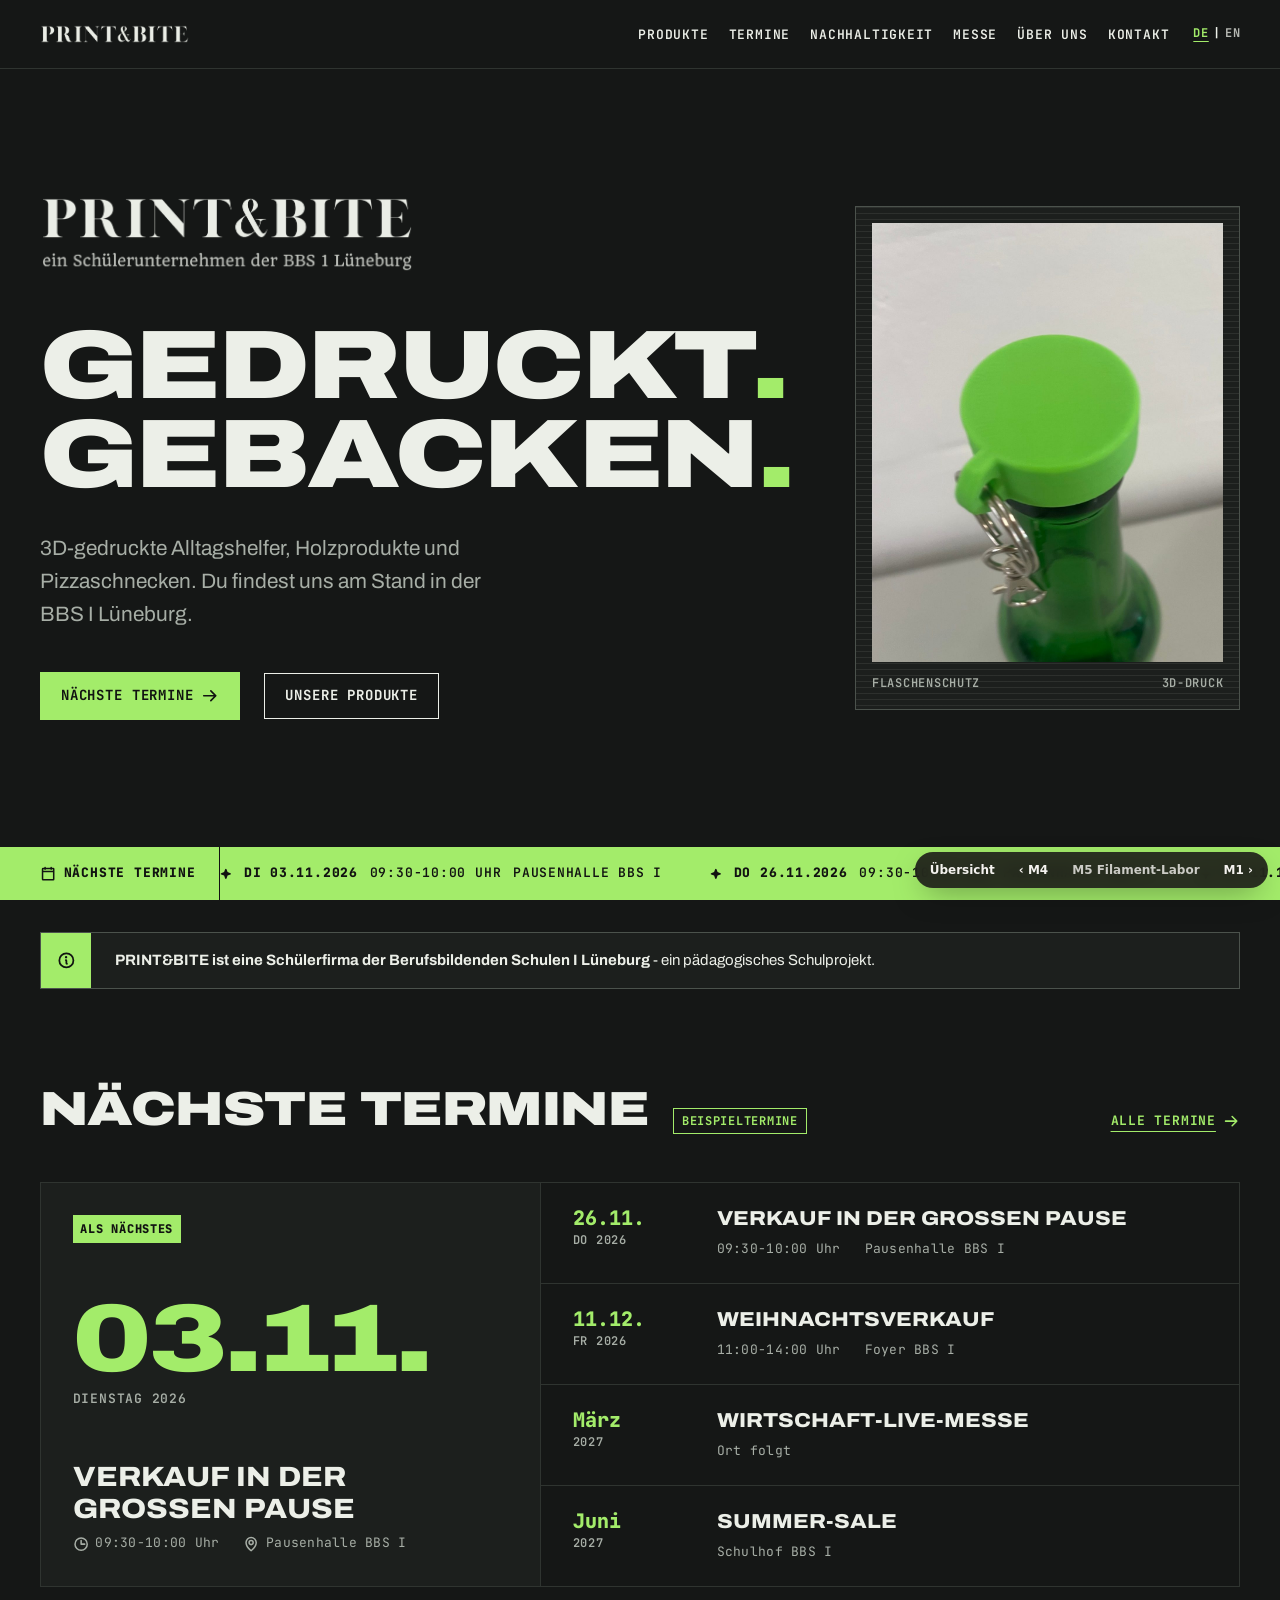
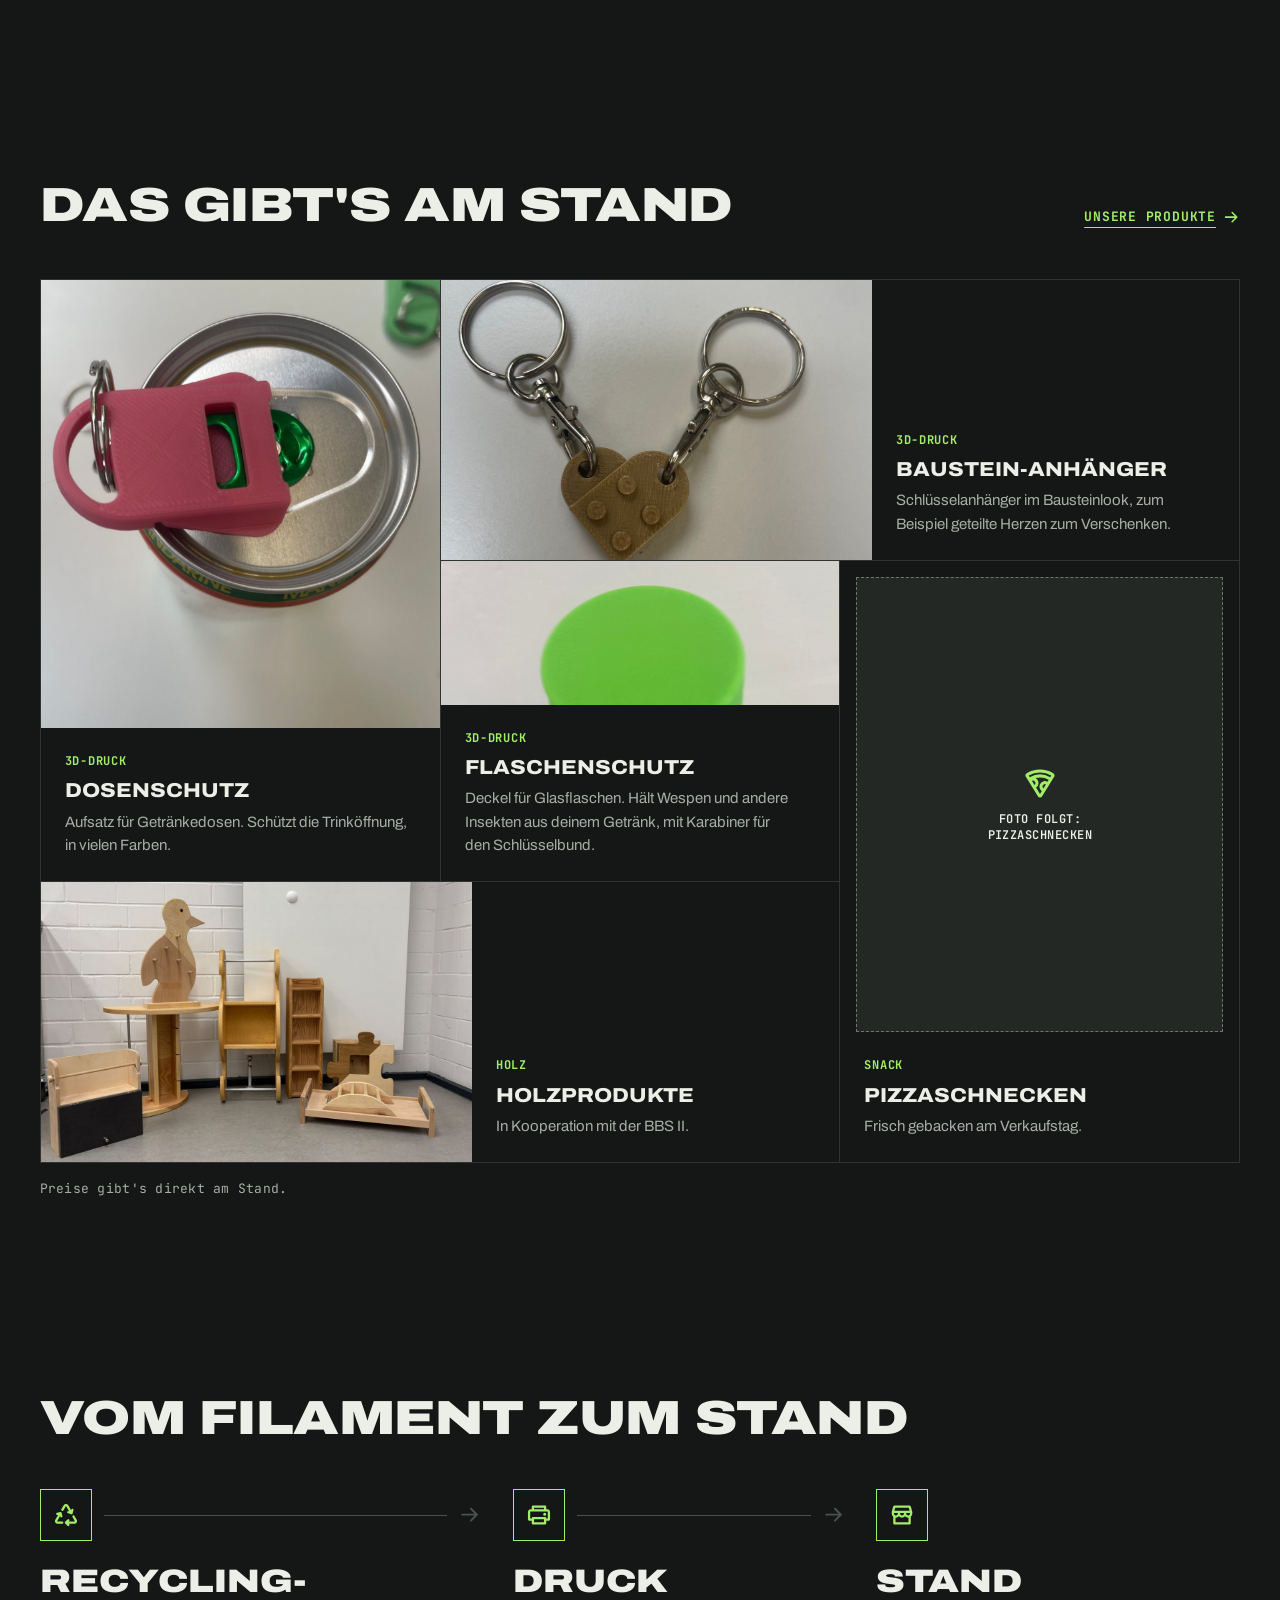
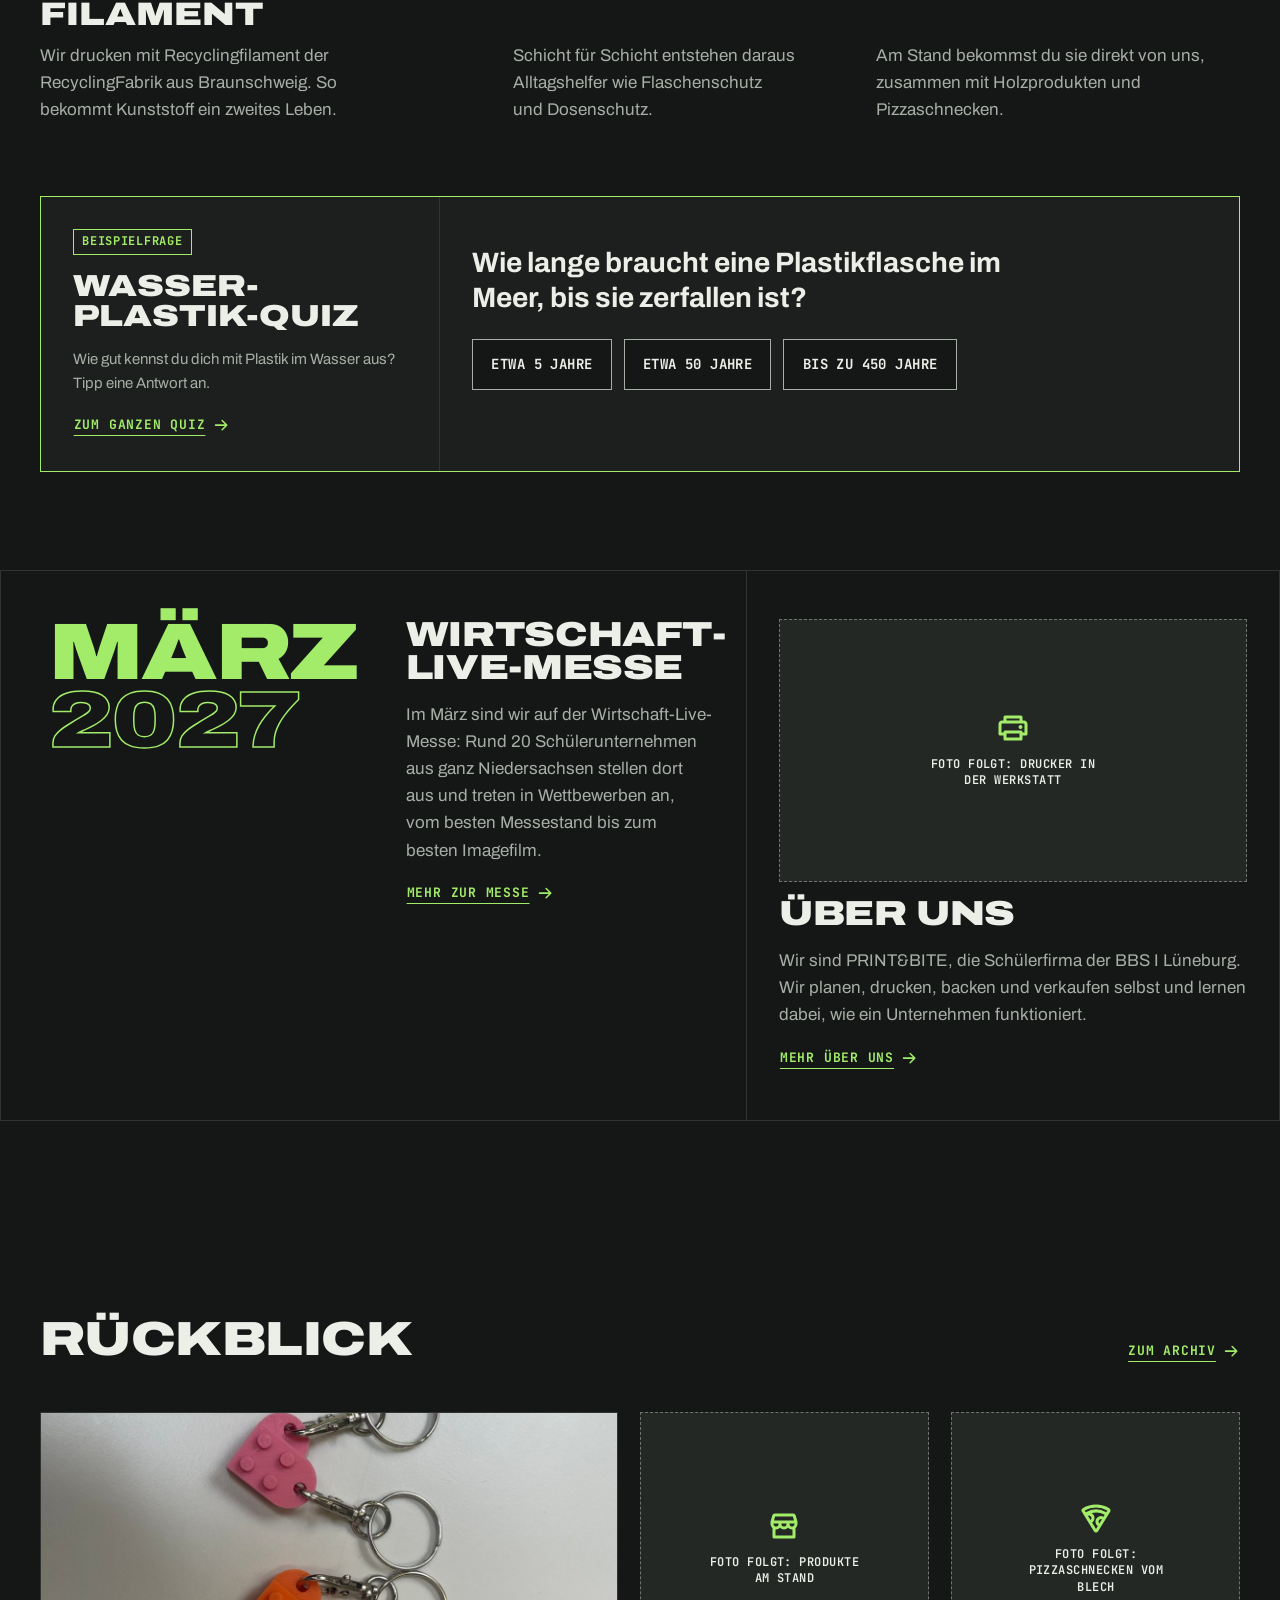
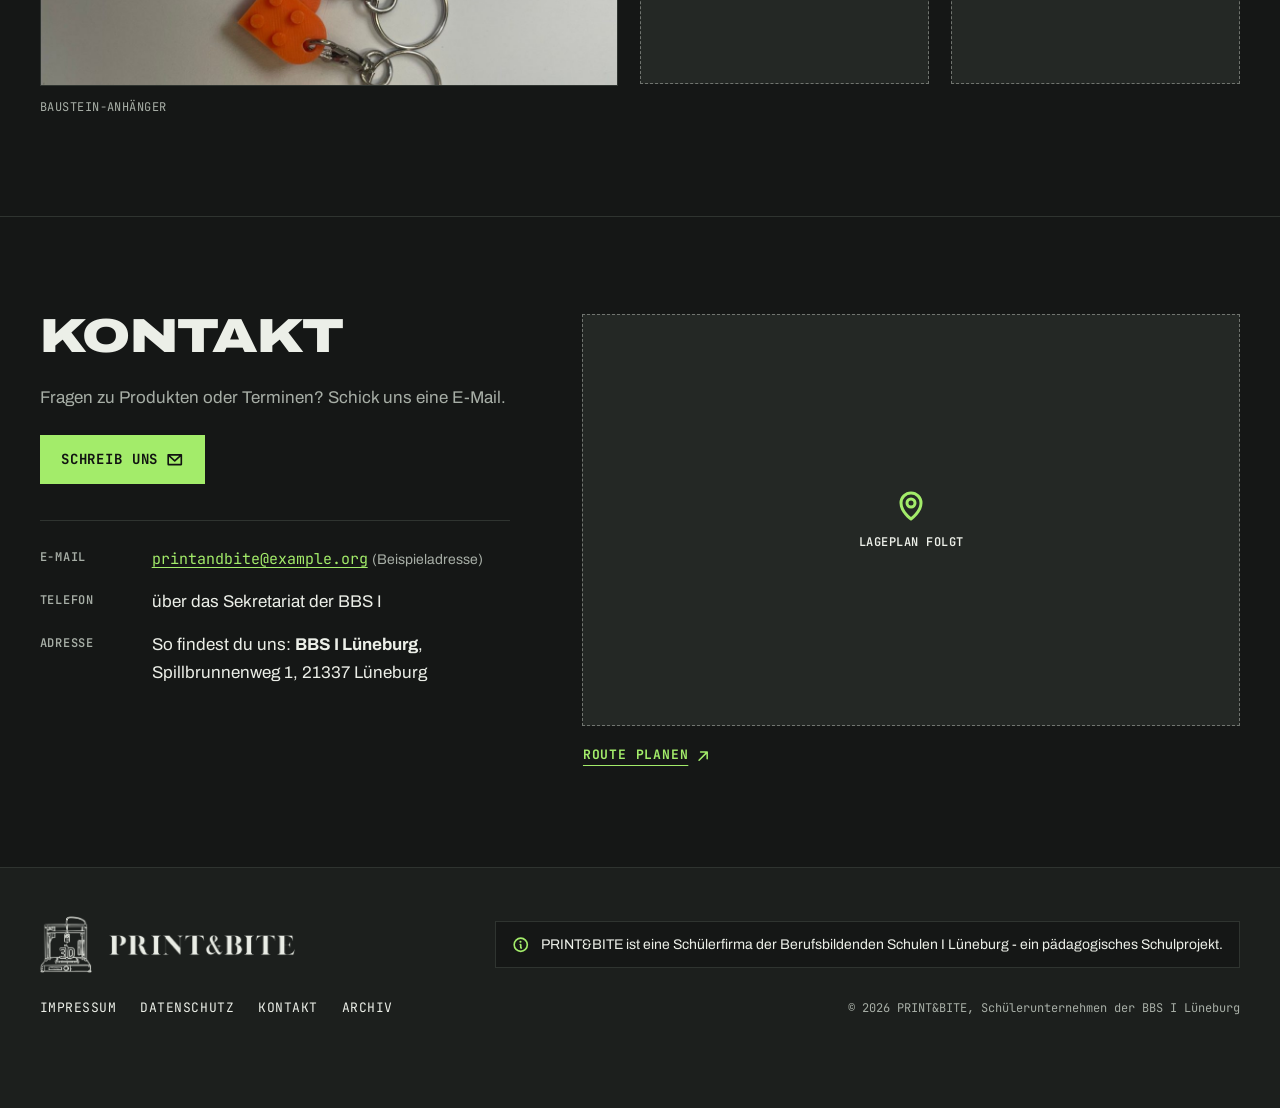
<file: mockups/m5-filament-labor.html>
<!doctype html>
<html lang="de">
<head>
  <meta charset="utf-8">
  <meta name="viewport" content="width=device-width, initial-scale=1">
  <meta name="robots" content="noindex">
  <title>M5 Filament-Labor - PRINT&amp;BITE Mockup</title>
  <link rel="stylesheet" href="assets/fonts/fonts.css">
  <link rel="stylesheet" href="design-system/tokens.css">
  <link rel="stylesheet" href="design-system/base.css">
  <link rel="stylesheet" href="design-system/components.css">
  <link rel="stylesheet" href="themes/m5-filament-labor.css">
  <script src="design-system/mockup.js" defer></script>
</head>
<body class="theme-m5">
  <a class="skip-link" href="#inhalt">Zum Inhalt</a>

  <header class="ds-header m5-header">
    <div class="container ds-header__inner">
      <a class="m5-brand" href="#top">
        <img class="ds-logo ds-logo--wordmark" src="assets/logo/m5-wordmark.png" alt="PRINT&amp;BITE" width="1530" height="181">
      </a>

      <nav class="ds-nav" aria-label="Hauptnavigation">
        <ul>
          <li><a href="#produkte">Produkte</a></li>
          <li><a href="#termine">Termine</a></li>
          <li><a href="#nachhaltigkeit">Nachhaltigkeit</a></li>
          <li><a href="#messe">Messe</a></li>
          <li><a href="#ueber-uns">Über uns</a></li>
          <li><a href="#kontakt">Kontakt</a></li>
        </ul>
      </nav>

      <div class="m5-header__tools">
        <div class="ds-lang" role="group" aria-label="Sprache">
          <a href="#" lang="de" aria-current="true">DE</a>
          <span aria-hidden="true">|</span>
          <a href="#" lang="en">EN</a>
        </div>

        <details class="ds-menu">
          <summary>
            <svg class="ds-icon" aria-hidden="true" xmlns="http://www.w3.org/2000/svg" viewBox="0 0 256 256" fill="currentColor"><path d="M228,128a12,12,0,0,1-12,12H40a12,12,0,0,1,0-24H216A12,12,0,0,1,228,128ZM40,76H216a12,12,0,0,0,0-24H40a12,12,0,0,0,0,24ZM216,180H40a12,12,0,0,0,0,24H216a12,12,0,0,0,0-24Z"/></svg>
            Menü
          </summary>
          <ul class="ds-menu__panel">
            <li><a href="#produkte">Produkte</a></li>
            <li><a href="#termine">Termine</a></li>
            <li><a href="#nachhaltigkeit">Nachhaltigkeit</a></li>
            <li><a href="#messe">Messe</a></li>
            <li><a href="#ueber-uns">Über uns</a></li>
            <li><a href="#kontakt">Kontakt</a></li>
          </ul>
        </details>
      </div>
    </div>
  </header>

  <main id="inhalt">
    <!-- Hero: Logo-Schriftzug, breite Headline, Produktfoto im Laborrahmen -->
    <section id="top" class="m5-hero" aria-labelledby="hero-title">
      <div class="container m5-hero__grid">
        <div class="m5-hero__brand" data-reveal>
          <img class="m5-hero__wordmark" src="assets/logo/m5-wordmark.png" alt="PRINT&amp;BITE" width="1530" height="181">
          <img class="m5-hero__subtitle" src="assets/logo/m5-subtitle.png" alt="ein Schülerunternehmen der BBS 1 Lüneburg" width="1513" height="93">
        </div>

        <h1 id="hero-title" class="m5-hero__title" data-reveal style="--reveal-index:1">
          <span>Gedruckt<span class="m5-hero__dot">.</span></span>
          <span>Gebacken<span class="m5-hero__dot">.</span></span>
        </h1>

        <p class="lead m5-hero__lead" data-reveal style="--reveal-index:2">3D-gedruckte Alltagshelfer, Holzprodukte und Pizzaschnecken. Du findest uns am Stand in der BBS I Lüneburg.</p>

        <div class="ds-actions m5-hero__actions" data-reveal style="--reveal-index:3">
          <a class="ds-btn" href="#termine">
            Nächste Termine
            <svg class="ds-icon" aria-hidden="true" xmlns="http://www.w3.org/2000/svg" viewBox="0 0 256 256" fill="currentColor"><path d="M224.49,136.49l-72,72a12,12,0,0,1-17-17L187,140H40a12,12,0,0,1,0-24H187L135.51,64.48a12,12,0,0,1,17-17l72,72A12,12,0,0,1,224.49,136.49Z"/></svg>
          </a>
          <a class="ds-btn ds-btn--secondary" href="#produkte">Unsere Produkte</a>
        </div>

        <figure class="m5-frame m5-hero__visual" data-reveal style="--reveal-index:2">
          <div class="ds-media m5-frame__media">
            <img src="assets/img/produkt-flaschenschutz.jpg" alt="Grüner 3D-gedruckter Flaschenschutz auf einer grünen Glasflasche, mit Schlüsselring und Karabiner" width="1200" height="1600">
          </div>
          <figcaption class="m5-frame__caption">
            <span>Flaschenschutz</span>
            <span>3D-Druck</span>
          </figcaption>
        </figure>
      </div>
    </section>

    <!-- Laufband: Termine auf einen Blick. Die vollständige Liste steht im Abschnitt #termine. -->
    <div class="m5-ticker" role="region" aria-label="Nächste Termine im Überblick">
      <a class="m5-ticker__label" href="#termine">
        <svg class="ds-icon" aria-hidden="true" xmlns="http://www.w3.org/2000/svg" viewBox="0 0 256 256" fill="currentColor"><path d="M208,28H188V24a12,12,0,0,0-24,0v4H92V24a12,12,0,0,0-24,0v4H48A20,20,0,0,0,28,48V208a20,20,0,0,0,20,20H208a20,20,0,0,0,20-20V48A20,20,0,0,0,208,28ZM68,52a12,12,0,0,0,24,0h72a12,12,0,0,0,24,0h16V76H52V52ZM52,204V100H204V204Z"/></svg>
        <span class="m5-ticker__label-text">Nächste Termine</span>
      </a>
      <div class="m5-ticker__viewport">
        <div class="m5-ticker__track">
          <ul class="m5-ticker__list" role="list">
            <li><svg class="ds-icon" aria-hidden="true" xmlns="http://www.w3.org/2000/svg" viewBox="0 0 256 256" fill="currentColor"><path d="M240,128a15.79,15.79,0,0,1-10.5,15l-63.44,23.07L143,229.5a16,16,0,0,1-30,0L89.94,166.06,26.5,143a16,16,0,0,1,0-30L89.94,89.94,113,26.5a16,16,0,0,1,30,0l23.07,63.44L229.5,113A15.79,15.79,0,0,1,240,128Z"/></svg><b>Di 03.11.2026</b><span>09:30-10:00 Uhr</span><span>Pausenhalle BBS I</span></li>
            <li><svg class="ds-icon" aria-hidden="true" xmlns="http://www.w3.org/2000/svg" viewBox="0 0 256 256" fill="currentColor"><path d="M240,128a15.79,15.79,0,0,1-10.5,15l-63.44,23.07L143,229.5a16,16,0,0,1-30,0L89.94,166.06,26.5,143a16,16,0,0,1,0-30L89.94,89.94,113,26.5a16,16,0,0,1,30,0l23.07,63.44L229.5,113A15.79,15.79,0,0,1,240,128Z"/></svg><b>Do 26.11.2026</b><span>09:30-10:00 Uhr</span><span>Pausenhalle BBS I</span></li>
            <li><svg class="ds-icon" aria-hidden="true" xmlns="http://www.w3.org/2000/svg" viewBox="0 0 256 256" fill="currentColor"><path d="M240,128a15.79,15.79,0,0,1-10.5,15l-63.44,23.07L143,229.5a16,16,0,0,1-30,0L89.94,166.06,26.5,143a16,16,0,0,1,0-30L89.94,89.94,113,26.5a16,16,0,0,1,30,0l23.07,63.44L229.5,113A15.79,15.79,0,0,1,240,128Z"/></svg><b>Fr 11.12.2026</b><span>11:00-14:00 Uhr</span><span>Weihnachtsverkauf, Foyer BBS I</span></li>
            <li><svg class="ds-icon" aria-hidden="true" xmlns="http://www.w3.org/2000/svg" viewBox="0 0 256 256" fill="currentColor"><path d="M240,128a15.79,15.79,0,0,1-10.5,15l-63.44,23.07L143,229.5a16,16,0,0,1-30,0L89.94,166.06,26.5,143a16,16,0,0,1,0-30L89.94,89.94,113,26.5a16,16,0,0,1,30,0l23.07,63.44L229.5,113A15.79,15.79,0,0,1,240,128Z"/></svg><b>März 2027</b><span>Wirtschaft-Live-Messe</span><span>Ort folgt</span></li>
            <li><svg class="ds-icon" aria-hidden="true" xmlns="http://www.w3.org/2000/svg" viewBox="0 0 256 256" fill="currentColor"><path d="M240,128a15.79,15.79,0,0,1-10.5,15l-63.44,23.07L143,229.5a16,16,0,0,1-30,0L89.94,166.06,26.5,143a16,16,0,0,1,0-30L89.94,89.94,113,26.5a16,16,0,0,1,30,0l23.07,63.44L229.5,113A15.79,15.79,0,0,1,240,128Z"/></svg><b>Juni 2027</b><span>Summer-Sale</span><span>Schulhof BBS I</span></li>
          </ul>
          <ul class="m5-ticker__list" role="list" aria-hidden="true">
            <li><svg class="ds-icon" aria-hidden="true" xmlns="http://www.w3.org/2000/svg" viewBox="0 0 256 256" fill="currentColor"><path d="M240,128a15.79,15.79,0,0,1-10.5,15l-63.44,23.07L143,229.5a16,16,0,0,1-30,0L89.94,166.06,26.5,143a16,16,0,0,1,0-30L89.94,89.94,113,26.5a16,16,0,0,1,30,0l23.07,63.44L229.5,113A15.79,15.79,0,0,1,240,128Z"/></svg><b>Di 03.11.2026</b><span>09:30-10:00 Uhr</span><span>Pausenhalle BBS I</span></li>
            <li><svg class="ds-icon" aria-hidden="true" xmlns="http://www.w3.org/2000/svg" viewBox="0 0 256 256" fill="currentColor"><path d="M240,128a15.79,15.79,0,0,1-10.5,15l-63.44,23.07L143,229.5a16,16,0,0,1-30,0L89.94,166.06,26.5,143a16,16,0,0,1,0-30L89.94,89.94,113,26.5a16,16,0,0,1,30,0l23.07,63.44L229.5,113A15.79,15.79,0,0,1,240,128Z"/></svg><b>Do 26.11.2026</b><span>09:30-10:00 Uhr</span><span>Pausenhalle BBS I</span></li>
            <li><svg class="ds-icon" aria-hidden="true" xmlns="http://www.w3.org/2000/svg" viewBox="0 0 256 256" fill="currentColor"><path d="M240,128a15.79,15.79,0,0,1-10.5,15l-63.44,23.07L143,229.5a16,16,0,0,1-30,0L89.94,166.06,26.5,143a16,16,0,0,1,0-30L89.94,89.94,113,26.5a16,16,0,0,1,30,0l23.07,63.44L229.5,113A15.79,15.79,0,0,1,240,128Z"/></svg><b>Fr 11.12.2026</b><span>11:00-14:00 Uhr</span><span>Weihnachtsverkauf, Foyer BBS I</span></li>
            <li><svg class="ds-icon" aria-hidden="true" xmlns="http://www.w3.org/2000/svg" viewBox="0 0 256 256" fill="currentColor"><path d="M240,128a15.79,15.79,0,0,1-10.5,15l-63.44,23.07L143,229.5a16,16,0,0,1-30,0L89.94,166.06,26.5,143a16,16,0,0,1,0-30L89.94,89.94,113,26.5a16,16,0,0,1,30,0l23.07,63.44L229.5,113A15.79,15.79,0,0,1,240,128Z"/></svg><b>März 2027</b><span>Wirtschaft-Live-Messe</span><span>Ort folgt</span></li>
            <li><svg class="ds-icon" aria-hidden="true" xmlns="http://www.w3.org/2000/svg" viewBox="0 0 256 256" fill="currentColor"><path d="M240,128a15.79,15.79,0,0,1-10.5,15l-63.44,23.07L143,229.5a16,16,0,0,1-30,0L89.94,166.06,26.5,143a16,16,0,0,1,0-30L89.94,89.94,113,26.5a16,16,0,0,1,30,0l23.07,63.44L229.5,113A15.79,15.79,0,0,1,240,128Z"/></svg><b>Juni 2027</b><span>Summer-Sale</span><span>Schulhof BBS I</span></li>
          </ul>
        </div>
      </div>
    </div>

    <!-- Hinweis Schülerunternehmen -->
    <div class="container m5-notice-wrap">
      <p class="ds-notice m5-notice">
        <span class="m5-notice__icon">
          <svg class="ds-icon" aria-hidden="true" xmlns="http://www.w3.org/2000/svg" viewBox="0 0 256 256" fill="currentColor"><path d="M108,84a16,16,0,1,1,16,16A16,16,0,0,1,108,84Zm128,44A108,108,0,1,1,128,20,108.12,108.12,0,0,1,236,128Zm-24,0a84,84,0,1,0-84,84A84.09,84.09,0,0,0,212,128Zm-72,36.68V132a20,20,0,0,0-20-20,12,12,0,0,0-4,23.32V168a20,20,0,0,0,20,20,12,12,0,0,0,4-23.32Z"/></svg>
        </span>
        <span class="m5-notice__text"><strong>PRINT&amp;BITE ist eine Schülerfirma der Berufsbildenden Schulen I Lüneburg</strong> - ein pädagogisches Schulprojekt.</span>
      </p>
    </div>

    <!-- Termine -->
    <section id="termine" class="section m5-dates" aria-labelledby="termine-title">
      <div class="container">
        <div class="m5-head" data-reveal>
          <h2 id="termine-title">Nächste Termine</h2>
          <span class="ds-badge">Beispieltermine</span>
          <a class="ds-btn ds-btn--link m5-head__link" href="#">
            Alle Termine
            <svg class="ds-icon" aria-hidden="true" xmlns="http://www.w3.org/2000/svg" viewBox="0 0 256 256" fill="currentColor"><path d="M224.49,136.49l-72,72a12,12,0,0,1-17-17L187,140H40a12,12,0,0,1,0-24H187L135.51,64.48a12,12,0,0,1,17-17l72,72A12,12,0,0,1,224.49,136.49Z"/></svg>
          </a>
        </div>

        <ol class="ds-events m5-dates__list" role="list" data-reveal style="--reveal-index:1">
          <li class="ds-event m5-date m5-date--next">
            <p class="m5-date__flag">Als Nächstes</p>
            <time class="ds-event__date" datetime="2026-11-03">
              <span class="ds-event__day">03.11.</span>
              <span class="ds-event__month">Dienstag 2026</span>
            </time>
            <div class="m5-date__body">
              <h3 class="ds-event__title">Verkauf in der großen Pause</h3>
              <p class="ds-event__meta">
                <span><svg class="ds-icon" aria-hidden="true" xmlns="http://www.w3.org/2000/svg" viewBox="0 0 256 256" fill="currentColor"><path d="M128,20A108,108,0,1,0,236,128,108.12,108.12,0,0,0,128,20Zm0,192a84,84,0,1,1,84-84A84.09,84.09,0,0,1,128,212Zm68-84a12,12,0,0,1-12,12H128a12,12,0,0,1-12-12V72a12,12,0,0,1,24,0v44h44A12,12,0,0,1,196,128Z"/></svg>09:30-10:00 Uhr</span>
                <span><svg class="ds-icon" aria-hidden="true" xmlns="http://www.w3.org/2000/svg" viewBox="0 0 256 256" fill="currentColor"><path d="M128,60a44,44,0,1,0,44,44A44.05,44.05,0,0,0,128,60Zm0,64a20,20,0,1,1,20-20A20,20,0,0,1,128,124Zm0-112a92.1,92.1,0,0,0-92,92c0,77.36,81.64,135.4,85.12,137.83a12,12,0,0,0,13.76,0,259,259,0,0,0,42.18-39C205.15,170.57,220,136.37,220,104A92.1,92.1,0,0,0,128,12Zm31.3,174.71A249.35,249.35,0,0,1,128,216.89a249.35,249.35,0,0,1-31.3-30.18C80,167.37,60,137.31,60,104a68,68,0,0,1,136,0C196,137.31,176,167.37,159.3,186.71Z"/></svg>Pausenhalle BBS I</span>
              </p>
            </div>
          </li>
          <li class="ds-event m5-date">
            <time class="ds-event__date" datetime="2026-11-26">
              <span class="ds-event__day">26.11.</span>
              <span class="ds-event__month">Do 2026</span>
            </time>
            <div class="m5-date__body">
              <h3 class="ds-event__title">Verkauf in der großen Pause</h3>
              <p class="ds-event__meta"><span>09:30-10:00 Uhr</span><span>Pausenhalle BBS I</span></p>
            </div>
          </li>
          <li class="ds-event m5-date">
            <time class="ds-event__date" datetime="2026-12-11">
              <span class="ds-event__day">11.12.</span>
              <span class="ds-event__month">Fr 2026</span>
            </time>
            <div class="m5-date__body">
              <h3 class="ds-event__title">Weihnachtsverkauf</h3>
              <p class="ds-event__meta"><span>11:00-14:00 Uhr</span><span>Foyer BBS I</span></p>
            </div>
          </li>
          <li class="ds-event m5-date">
            <time class="ds-event__date" datetime="2027-03">
              <span class="ds-event__day">März</span>
              <span class="ds-event__month">2027</span>
            </time>
            <div class="m5-date__body">
              <h3 class="ds-event__title">Wirtschaft-Live-Messe</h3>
              <p class="ds-event__meta"><span>Ort folgt</span></p>
            </div>
          </li>
          <li class="ds-event m5-date">
            <time class="ds-event__date" datetime="2027-06">
              <span class="ds-event__day">Juni</span>
              <span class="ds-event__month">2027</span>
            </time>
            <div class="m5-date__body">
              <h3 class="ds-event__title">Summer-Sale</h3>
              <p class="ds-event__meta"><span>Schulhof BBS I</span></p>
            </div>
          </li>
        </ol>
      </div>
    </section>

    <!-- Produkte: Bento mit genau 5 Zellen -->
    <section id="produkte" class="section m5-products" aria-labelledby="produkte-title">
      <div class="container">
        <div class="m5-head" data-reveal>
          <h2 id="produkte-title">Das gibt's am Stand</h2>
          <a class="ds-btn ds-btn--link m5-head__link" href="#">
            Unsere Produkte
            <svg class="ds-icon" aria-hidden="true" xmlns="http://www.w3.org/2000/svg" viewBox="0 0 256 256" fill="currentColor"><path d="M224.49,136.49l-72,72a12,12,0,0,1-17-17L187,140H40a12,12,0,0,1,0-24H187L135.51,64.48a12,12,0,0,1,17-17l72,72A12,12,0,0,1,224.49,136.49Z"/></svg>
          </a>
        </div>

        <ul class="m5-bento" role="list" data-reveal style="--reveal-index:1">
          <li class="ds-card m5-cell m5-cell--dose">
            <div class="ds-card__media">
              <img src="assets/img/produkt-dosenschutz.jpg" alt="3D-gedruckter Dosenschutz in Rosa auf einer Getränkedose" width="1200" height="1600" loading="lazy">
            </div>
            <div class="ds-card__body">
              <p class="m5-tag">3D-Druck</p>
              <h3 class="ds-card__title">Dosenschutz</h3>
              <p>Aufsatz für Getränkedosen. Schützt die Trinköffnung, in vielen Farben.</p>
            </div>
          </li>
          <li class="ds-card m5-cell m5-cell--wide m5-cell--anhaenger">
            <div class="ds-card__media">
              <img src="assets/img/produkt-anhaenger-detail.jpg" alt="Herz im Bausteinlook aus zwei Hälften, jede Hälfte mit eigenem Karabiner und Schlüsselring" width="1200" height="845" loading="lazy">
            </div>
            <div class="ds-card__body">
              <p class="m5-tag">3D-Druck</p>
              <h3 class="ds-card__title">Baustein-Anhänger</h3>
              <p>Schlüsselanhänger im Bausteinlook, zum Beispiel geteilte Herzen zum Verschenken.</p>
            </div>
          </li>
          <li class="ds-card m5-cell m5-cell--flasche">
            <div class="ds-card__media">
              <img src="assets/img/produkt-flaschenschutz.jpg" alt="Grüner Flaschenschutz als Deckel auf einer Glasflasche" width="1200" height="1600" loading="lazy">
            </div>
            <div class="ds-card__body">
              <p class="m5-tag">3D-Druck</p>
              <h3 class="ds-card__title">Flaschenschutz</h3>
              <p>Deckel für Glasflaschen. Hält Wespen und andere Insekten aus deinem Getränk, mit Karabiner für den Schlüsselbund.</p>
            </div>
          </li>
          <li class="ds-card m5-cell m5-cell--snack">
            <figure class="ds-placeholder">
              <svg class="ds-icon" aria-hidden="true" xmlns="http://www.w3.org/2000/svg" viewBox="0 0 256 256" fill="currentColor"><path d="M243.43,62.05a19.93,19.93,0,0,0-9.06-12.38,205.51,205.51,0,0,0-212.74,0,20,20,0,0,0-6.7,27.48h0l96,157.26a20,20,0,0,0,34.2,0l96-157.26A19.82,19.82,0,0,0,243.43,62.05ZM128,44a180.93,180.93,0,0,1,90.45,24.14L210,82A164.15,164.15,0,0,0,46,82L37.55,68.14A180.93,180.93,0,0,1,128,44ZM83.88,144.06l-20.74-34A20,20,0,0,1,92,128,20.12,20.12,0,0,1,83.88,144.06ZM128,216.36,96.44,164.65A44,44,0,0,0,91.8,88.72a140.45,140.45,0,0,1,105.71,13.74l-8.95,14.66a44,44,0,0,0-45.75,75ZM148,156a20,20,0,0,1,28-18.32l-20.64,33.83A20,20,0,0,1,148,156Z"/></svg>
              <figcaption>Foto folgt: Pizzaschnecken</figcaption>
            </figure>
            <div class="ds-card__body">
              <p class="m5-tag">Snack</p>
              <h3 class="ds-card__title">Pizzaschnecken</h3>
              <p>Frisch gebacken am Verkaufstag.</p>
            </div>
          </li>
          <li class="ds-card m5-cell m5-cell--wide m5-cell--holz">
            <div class="ds-card__media">
              <img src="assets/img/produkt-holz.jpg" alt="Holzprodukte vor einer weißen Wand: ein Pinguin mit Haken auf einem halbrunden Tisch, Regale, ein Puzzleteil, ein Tablett und eine Kiste" width="1200" height="900" loading="lazy">
            </div>
            <div class="ds-card__body">
              <p class="m5-tag">Holz</p>
              <h3 class="ds-card__title">Holzprodukte</h3>
              <p>In Kooperation mit der BBS II.</p>
            </div>
          </li>
        </ul>

        <p class="m5-products__note">Preise gibt's direkt am Stand.</p>
      </div>
    </section>

    <!-- Nachhaltigkeit: Prozess als horizontale Folge + Quiz-Karte -->
    <section id="nachhaltigkeit" class="section m5-cycle" aria-labelledby="cycle-title">
      <div class="container">
        <h2 id="cycle-title" data-reveal>Vom Filament zum Stand</h2>

        <ol class="m5-flow" role="list">
          <li class="m5-flow__item" data-reveal>
            <div class="m5-flow__rail">
              <svg class="ds-icon m5-flow__icon" aria-hidden="true" xmlns="http://www.w3.org/2000/svg" viewBox="0 0 256 256" fill="currentColor"><path d="M100,208a12,12,0,0,1-12,12H40a28,28,0,0,1-24.23-42l29.45-50.88-4.76,1.27a12,12,0,1,1-6.2-23.18l32.77-8.77a12,12,0,0,1,14.69,8.48l8.79,32.77a12,12,0,1,1-23.17,6.22L66.08,139l-29.5,51A4,4,0,0,0,40,196H88A12,12,0,0,1,100,208ZM128,36a3.87,3.87,0,0,1,3.46,2l29.45,50.87-4.75-1.27A12,12,0,1,0,150,110.78l32.77,8.79a12,12,0,0,0,14.69-8.48L206.2,78.3A12,12,0,1,0,183,72.08l-1.31,4.86L152.23,26a28,28,0,0,0-48.46,0L80.61,66a12,12,0,1,0,20.77,12l23.16-40A3.87,3.87,0,0,1,128,36ZM240.19,178l-23.14-40a12,12,0,1,0-20.77,12l23.14,40a4,4,0,0,1-3.46,6H157l3.51-3.51a12,12,0,1,0-17-17l-24,24a12,12,0,0,0,0,17l24,24a12,12,0,1,0,17-17L157,220h59a28,28,0,0,0,24.23-42Z"/></svg>
              <span class="m5-flow__line" aria-hidden="true"></span>
              <svg class="ds-icon m5-flow__arrow" aria-hidden="true" xmlns="http://www.w3.org/2000/svg" viewBox="0 0 256 256" fill="currentColor"><path d="M224.49,136.49l-72,72a12,12,0,0,1-17-17L187,140H40a12,12,0,0,1,0-24H187L135.51,64.48a12,12,0,0,1,17-17l72,72A12,12,0,0,1,224.49,136.49Z"/></svg>
            </div>
            <h3 class="m5-flow__title">Recycling&shy;filament</h3>
            <p>Wir drucken mit Recyclingfilament der RecyclingFabrik aus Braunschweig. So bekommt Kunststoff ein zweites Leben.</p>
          </li>
          <li class="m5-flow__item" data-reveal style="--reveal-index:1">
            <div class="m5-flow__rail">
              <svg class="ds-icon m5-flow__icon" aria-hidden="true" xmlns="http://www.w3.org/2000/svg" viewBox="0 0 256 256" fill="currentColor"><path d="M214.67,68H204V40a12,12,0,0,0-12-12H64A12,12,0,0,0,52,40V68H41.33C25.16,68,12,80.56,12,96v80a12,12,0,0,0,12,12H52v28a12,12,0,0,0,12,12H192a12,12,0,0,0,12-12V188h28a12,12,0,0,0,12-12V96C244,80.56,230.84,68,214.67,68ZM76,52H180V68H76ZM180,204H76V172H180Zm40-40H204v-4a12,12,0,0,0-12-12H64a12,12,0,0,0-12,12v4H36V96c0-2.17,2.44-4,5.33-4H214.67c2.89,0,5.33,1.83,5.33,4Zm-16-44a16,16,0,1,1-16-16A16,16,0,0,1,204,120Z"/></svg>
              <span class="m5-flow__line" aria-hidden="true"></span>
              <svg class="ds-icon m5-flow__arrow" aria-hidden="true" xmlns="http://www.w3.org/2000/svg" viewBox="0 0 256 256" fill="currentColor"><path d="M224.49,136.49l-72,72a12,12,0,0,1-17-17L187,140H40a12,12,0,0,1,0-24H187L135.51,64.48a12,12,0,0,1,17-17l72,72A12,12,0,0,1,224.49,136.49Z"/></svg>
            </div>
            <h3 class="m5-flow__title">Druck</h3>
            <p>Schicht für Schicht entstehen daraus Alltagshelfer wie Flaschenschutz und Dosenschutz.</p>
          </li>
          <li class="m5-flow__item" data-reveal style="--reveal-index:2">
            <div class="m5-flow__rail">
              <svg class="ds-icon m5-flow__icon" aria-hidden="true" xmlns="http://www.w3.org/2000/svg" viewBox="0 0 256 256" fill="currentColor"><path d="M236,96a12,12,0,0,0-.44-3.3L221.2,42.51A20.08,20.08,0,0,0,202,28H54A20.08,20.08,0,0,0,34.8,42.51L20.46,92.7A12,12,0,0,0,20,96h0v16a43.94,43.94,0,0,0,16,33.92V216a12,12,0,0,0,12,12H208a12,12,0,0,0,12-12V145.92A43.94,43.94,0,0,0,236,112V96ZM57.05,52H199l9.14,32H47.91Zm91,56v4a20,20,0,0,1-40,0v-4ZM53,128.71A20,20,0,0,1,44,112v-4H84v4a20,20,0,0,1-20,20,19.76,19.76,0,0,1-9.07-2.2A11.54,11.54,0,0,0,53,128.71ZM196,204H60V155.81c1.32.12,2.65.19,4,.19a43.86,43.86,0,0,0,32-13.85,43.89,43.89,0,0,0,64,0A43.86,43.86,0,0,0,192,156c1.35,0,2.68-.07,4-.19Zm16-92a20,20,0,0,1-9,16.71,11.66,11.66,0,0,0-1.88,1.09A20,20,0,0,1,172,112v-4h40Z"/></svg>
            </div>
            <h3 class="m5-flow__title">Stand</h3>
            <p>Am Stand bekommst du sie direkt von uns, zusammen mit Holzprodukten und Pizzaschnecken.</p>
          </li>
        </ol>

        <article class="m5-quiz" aria-labelledby="quiz-title" data-reveal>
          <div class="m5-quiz__intro">
            <span class="ds-badge">Beispielfrage</span>
            <h3 id="quiz-title" class="m5-quiz__title">Wasser-Plastik-Quiz</h3>
            <p class="m5-quiz__text">Wie gut kennst du dich mit Plastik im Wasser aus? Tipp eine Antwort an.</p>
            <a class="ds-btn ds-btn--link" href="#">
              Zum ganzen Quiz
              <svg class="ds-icon" aria-hidden="true" xmlns="http://www.w3.org/2000/svg" viewBox="0 0 256 256" fill="currentColor"><path d="M224.49,136.49l-72,72a12,12,0,0,1-17-17L187,140H40a12,12,0,0,1,0-24H187L135.51,64.48a12,12,0,0,1,17-17l72,72A12,12,0,0,1,224.49,136.49Z"/></svg>
            </a>
          </div>
          <div class="ds-quiz" data-quiz data-feedback-correct="Richtig! Schätzungen gehen von bis zu 450 Jahren aus." data-feedback-wrong="Leider nein. Schätzungen gehen von bis zu 450 Jahren aus.">
            <p class="ds-quiz__question">Wie lange braucht eine Plastikflasche im Meer, bis sie zerfallen ist?</p>
            <div class="ds-quiz__options">
              <button type="button" class="ds-quiz__option" data-correct="false">etwa 5 Jahre</button>
              <button type="button" class="ds-quiz__option" data-correct="false">etwa 50 Jahre</button>
              <button type="button" class="ds-quiz__option" data-correct="true">bis zu 450 Jahre</button>
            </div>
            <p class="ds-quiz__feedback" aria-live="polite" hidden></p>
          </div>
        </article>
      </div>
    </section>

    <!-- Messe + Über uns: kompaktes Paar -->
    <div class="section m5-duo">
      <div class="container m5-duo__grid">
        <section id="messe" class="m5-fair" aria-labelledby="messe-title" data-reveal>
          <p class="m5-fair__when">
            <span>März</span>
            <span>2027</span>
          </p>
          <div class="m5-fair__body">
            <h2 id="messe-title" class="m5-duo__title">Wirtschaft-Live-Messe</h2>
            <p>Im März sind wir auf der Wirtschaft-Live-Messe: Rund 20 Schülerunternehmen aus ganz Niedersachsen stellen dort aus und treten in Wettbewerben an, vom besten Messestand bis zum besten Imagefilm.</p>
            <a class="ds-btn ds-btn--link" href="#">
              Mehr zur Messe
              <svg class="ds-icon" aria-hidden="true" xmlns="http://www.w3.org/2000/svg" viewBox="0 0 256 256" fill="currentColor"><path d="M224.49,136.49l-72,72a12,12,0,0,1-17-17L187,140H40a12,12,0,0,1,0-24H187L135.51,64.48a12,12,0,0,1,17-17l72,72A12,12,0,0,1,224.49,136.49Z"/></svg>
            </a>
          </div>
        </section>

        <section id="ueber-uns" class="m5-about" aria-labelledby="about-title" data-reveal style="--reveal-index:1">
          <figure class="ds-placeholder m5-about__photo">
            <svg class="ds-icon" aria-hidden="true" xmlns="http://www.w3.org/2000/svg" viewBox="0 0 256 256" fill="currentColor"><path d="M214.67,68H204V40a12,12,0,0,0-12-12H64A12,12,0,0,0,52,40V68H41.33C25.16,68,12,80.56,12,96v80a12,12,0,0,0,12,12H52v28a12,12,0,0,0,12,12H192a12,12,0,0,0,12-12V188h28a12,12,0,0,0,12-12V96C244,80.56,230.84,68,214.67,68ZM76,52H180V68H76ZM180,204H76V172H180Zm40-40H204v-4a12,12,0,0,0-12-12H64a12,12,0,0,0-12,12v4H36V96c0-2.17,2.44-4,5.33-4H214.67c2.89,0,5.33,1.83,5.33,4Zm-16-44a16,16,0,1,1-16-16A16,16,0,0,1,204,120Z"/></svg>
            <figcaption>Foto folgt: Drucker in der Werkstatt</figcaption>
          </figure>
          <h2 id="about-title" class="m5-duo__title">Über uns</h2>
          <p>Wir sind PRINT&amp;BITE, die Schülerfirma der BBS I Lüneburg. Wir planen, drucken, backen und verkaufen selbst und lernen dabei, wie ein Unternehmen funktioniert.</p>
          <a class="ds-btn ds-btn--link" href="#">
            Mehr über uns
            <svg class="ds-icon" aria-hidden="true" xmlns="http://www.w3.org/2000/svg" viewBox="0 0 256 256" fill="currentColor"><path d="M224.49,136.49l-72,72a12,12,0,0,1-17-17L187,140H40a12,12,0,0,1,0-24H187L135.51,64.48a12,12,0,0,1,17-17l72,72A12,12,0,0,1,224.49,136.49Z"/></svg>
          </a>
        </section>
      </div>
    </div>

    <!-- Archiv: Filmstreifen mit 3 Kacheln -->
    <section id="archiv" class="section m5-archive" aria-labelledby="archiv-title">
      <div class="container">
        <div class="m5-head" data-reveal>
          <h2 id="archiv-title">Rückblick</h2>
          <a class="ds-btn ds-btn--link m5-head__link" href="#">
            Zum Archiv
            <svg class="ds-icon" aria-hidden="true" xmlns="http://www.w3.org/2000/svg" viewBox="0 0 256 256" fill="currentColor"><path d="M224.49,136.49l-72,72a12,12,0,0,1-17-17L187,140H40a12,12,0,0,1,0-24H187L135.51,64.48a12,12,0,0,1,17-17l72,72A12,12,0,0,1,224.49,136.49Z"/></svg>
          </a>
        </div>

        <ul class="m5-strip" role="list" data-reveal style="--reveal-index:1">
          <li>
            <figure class="m5-shot">
              <div class="ds-media m5-shot__media">
                <img src="assets/img/produkt-anhaenger.jpg" alt="Vier Herz-Anhänger im Bausteinlook in Beige, Rosa, Orange und Rot, jedes Herz aus zwei Hälften mit Schlüsselringen" width="1200" height="1600" loading="lazy">
              </div>
              <figcaption>Baustein-Anhänger</figcaption>
            </figure>
          </li>
          <li>
            <figure class="ds-placeholder">
              <svg class="ds-icon" aria-hidden="true" xmlns="http://www.w3.org/2000/svg" viewBox="0 0 256 256" fill="currentColor"><path d="M236,96a12,12,0,0,0-.44-3.3L221.2,42.51A20.08,20.08,0,0,0,202,28H54A20.08,20.08,0,0,0,34.8,42.51L20.46,92.7A12,12,0,0,0,20,96h0v16a43.94,43.94,0,0,0,16,33.92V216a12,12,0,0,0,12,12H208a12,12,0,0,0,12-12V145.92A43.94,43.94,0,0,0,236,112V96ZM57.05,52H199l9.14,32H47.91Zm91,56v4a20,20,0,0,1-40,0v-4ZM53,128.71A20,20,0,0,1,44,112v-4H84v4a20,20,0,0,1-20,20,19.76,19.76,0,0,1-9.07-2.2A11.54,11.54,0,0,0,53,128.71ZM196,204H60V155.81c1.32.12,2.65.19,4,.19a43.86,43.86,0,0,0,32-13.85,43.89,43.89,0,0,0,64,0A43.86,43.86,0,0,0,192,156c1.35,0,2.68-.07,4-.19Zm16-92a20,20,0,0,1-9,16.71,11.66,11.66,0,0,0-1.88,1.09A20,20,0,0,1,172,112v-4h40Z"/></svg>
              <figcaption>Foto folgt: Produkte am Stand</figcaption>
            </figure>
          </li>
          <li>
            <figure class="ds-placeholder">
              <svg class="ds-icon" aria-hidden="true" xmlns="http://www.w3.org/2000/svg" viewBox="0 0 256 256" fill="currentColor"><path d="M243.43,62.05a19.93,19.93,0,0,0-9.06-12.38,205.51,205.51,0,0,0-212.74,0,20,20,0,0,0-6.7,27.48h0l96,157.26a20,20,0,0,0,34.2,0l96-157.26A19.82,19.82,0,0,0,243.43,62.05ZM128,44a180.93,180.93,0,0,1,90.45,24.14L210,82A164.15,164.15,0,0,0,46,82L37.55,68.14A180.93,180.93,0,0,1,128,44ZM83.88,144.06l-20.74-34A20,20,0,0,1,92,128,20.12,20.12,0,0,1,83.88,144.06ZM128,216.36,96.44,164.65A44,44,0,0,0,91.8,88.72a140.45,140.45,0,0,1,105.71,13.74l-8.95,14.66a44,44,0,0,0-45.75,75ZM148,156a20,20,0,0,1,28-18.32l-20.64,33.83A20,20,0,0,1,148,156Z"/></svg>
              <figcaption>Foto folgt: Pizzaschnecken vom Blech</figcaption>
            </figure>
          </li>
        </ul>
      </div>
    </section>

    <!-- Kontakt + Lageplan -->
    <section id="kontakt" class="section m5-contact" aria-labelledby="kontakt-title">
      <div class="container m5-contact__grid">
        <div class="m5-contact__info" data-reveal>
          <h2 id="kontakt-title">Kontakt</h2>
          <p class="m5-contact__text">Fragen zu Produkten oder Terminen? Schick uns eine E-Mail.</p>
          <div class="ds-actions">
            <a class="ds-btn" href="mailto:printandbite@example.org">
              Schreib uns
              <svg class="ds-icon" aria-hidden="true" xmlns="http://www.w3.org/2000/svg" viewBox="0 0 256 256" fill="currentColor"><path d="M224,44H32A12,12,0,0,0,20,56V192a20,20,0,0,0,20,20H216a20,20,0,0,0,20-20V56A12,12,0,0,0,224,44ZM193.15,68,128,127.72,62.85,68ZM44,188V83.28l75.89,69.57a12,12,0,0,0,16.22,0L212,83.28V188Z"/></svg>
            </a>
          </div>
          <dl class="m5-contact__facts">
            <div>
              <dt>E-Mail</dt>
              <dd><a href="mailto:printandbite@example.org">printandbite@example.org</a> <span class="m5-contact__hint">(Beispieladresse)</span></dd>
            </div>
            <div>
              <dt>Telefon</dt>
              <dd>über das Sekretariat der BBS I</dd>
            </div>
            <div>
              <dt>Adresse</dt>
              <dd>So findest du uns: <strong>BBS I Lüneburg</strong>, Spillbrunnenweg 1, 21337 Lüneburg</dd>
            </div>
          </dl>
        </div>

        <div class="m5-contact__map" data-reveal style="--reveal-index:1">
          <figure class="ds-placeholder m5-map">
            <svg class="ds-icon" aria-hidden="true" xmlns="http://www.w3.org/2000/svg" viewBox="0 0 256 256" fill="currentColor"><path d="M128,60a44,44,0,1,0,44,44A44.05,44.05,0,0,0,128,60Zm0,64a20,20,0,1,1,20-20A20,20,0,0,1,128,124Zm0-112a92.1,92.1,0,0,0-92,92c0,77.36,81.64,135.4,85.12,137.83a12,12,0,0,0,13.76,0,259,259,0,0,0,42.18-39C205.15,170.57,220,136.37,220,104A92.1,92.1,0,0,0,128,12Zm31.3,174.71A249.35,249.35,0,0,1,128,216.89a249.35,249.35,0,0,1-31.3-30.18C80,167.37,60,137.31,60,104a68,68,0,0,1,136,0C196,137.31,176,167.37,159.3,186.71Z"/></svg>
            <figcaption>Lageplan folgt</figcaption>
          </figure>
          <a class="ds-btn ds-btn--link" href="#">
            Route planen
            <svg class="ds-icon" aria-hidden="true" xmlns="http://www.w3.org/2000/svg" viewBox="0 0 256 256" fill="currentColor"><path d="M204,64V168a12,12,0,0,1-24,0V93L72.49,200.49a12,12,0,0,1-17-17L163,76H88a12,12,0,0,1,0-24H192A12,12,0,0,1,204,64Z"/></svg>
          </a>
        </div>
      </div>
    </section>
  </main>

  <footer class="ds-footer m5-footer">
    <div class="container m5-footer__grid">
      <div class="m5-footer__brand">
        <img class="ds-logo m5-footer__printer" src="assets/logo/m5-printer.png" alt="" width="861" height="948" loading="lazy">
        <img class="ds-logo ds-logo--wordmark" src="assets/logo/m5-wordmark.png" alt="PRINT&amp;BITE" width="1530" height="181" loading="lazy">
      </div>
      <p class="ds-notice m5-footer__notice">
        <svg class="ds-icon" aria-hidden="true" xmlns="http://www.w3.org/2000/svg" viewBox="0 0 256 256" fill="currentColor"><path d="M108,84a16,16,0,1,1,16,16A16,16,0,0,1,108,84Zm128,44A108,108,0,1,1,128,20,108.12,108.12,0,0,1,236,128Zm-24,0a84,84,0,1,0-84,84A84.09,84.09,0,0,0,212,128Zm-72,36.68V132a20,20,0,0,0-20-20,12,12,0,0,0-4,23.32V168a20,20,0,0,0,20,20,12,12,0,0,0,4-23.32Z"/></svg>
        <span>PRINT&amp;BITE ist eine Schülerfirma der Berufsbildenden Schulen I Lüneburg - ein pädagogisches Schulprojekt.</span>
      </p>
      <ul class="ds-footer__links m5-footer__links" role="list">
        <li><a href="#">Impressum</a></li>
        <li><a href="#">Datenschutz</a></li>
        <li><a href="#kontakt">Kontakt</a></li>
        <li><a href="#archiv">Archiv</a></li>
      </ul>
      <p class="m5-footer__copy">© 2026 PRINT&amp;BITE, Schülerunternehmen der BBS I Lüneburg</p>
    </div>
  </footer>

  <nav class="ds-mockbar" aria-label="Mockup-Navigation">
    <a href="index.html">Übersicht</a>
    <a href="m4-aprikose-editorial.html" rel="prev">‹ M4</a>
    <span>M5 Filament-Labor</span>
    <a href="m1-original.html" rel="next">M1 ›</a>
  </nav>
</body>
</html>
</file>
<file: mockups/assets/fonts/fonts.css>
/* Self-hosted web fonts (SIL Open Font License, via Google Fonts). Latin subset only. */

@font-face {
  font-family: 'Lobster';
  font-style: normal;
  font-weight: 400;
  font-display: swap;
  src: url(./lobster-normal.woff2) format('woff2');
  unicode-range: U+0000-00FF, U+0131, U+0152-0153, U+02BB-02BC, U+02C6, U+02DA, U+02DC, U+0304, U+0308, U+0329, U+2000-206F, U+20AC, U+2122, U+2191, U+2193, U+2212, U+2215, U+FEFF, U+FFFD;
}

@font-face {
  font-family: 'Pacifico';
  font-style: normal;
  font-weight: 400;
  font-display: swap;
  src: url(./pacifico-normal.woff2) format('woff2');
  unicode-range: U+0000-00FF, U+0131, U+0152-0153, U+02BB-02BC, U+02C6, U+02DA, U+02DC, U+0304, U+0308, U+0329, U+2000-206F, U+20AC, U+2122, U+2191, U+2193, U+2212, U+2215, U+FEFF, U+FFFD;
}

@font-face {
  font-family: 'League Spartan';
  font-style: normal;
  font-weight: 100 900;
  font-display: swap;
  src: url(./league-spartan-normal.woff2) format('woff2');
  unicode-range: U+0000-00FF, U+0131, U+0152-0153, U+02BB-02BC, U+02C6, U+02DA, U+02DC, U+0304, U+0308, U+0329, U+2000-206F, U+20AC, U+2122, U+2191, U+2193, U+2212, U+2215, U+FEFF, U+FFFD;
}

@font-face {
  font-family: 'Shrikhand';
  font-style: normal;
  font-weight: 400;
  font-display: swap;
  src: url(./shrikhand-normal.woff2) format('woff2');
  unicode-range: U+0000-00FF, U+0131, U+0152-0153, U+02BB-02BC, U+02C6, U+02DA, U+02DC, U+0304, U+0308, U+0329, U+2000-206F, U+20AC, U+2122, U+2191, U+2193, U+2212, U+2215, U+FEFF, U+FFFD;
}

@font-face {
  font-family: 'Fredoka';
  font-style: normal;
  font-weight: 300 700;
  font-stretch: 100%;
  font-display: swap;
  src: url(./fredoka-normal.woff2) format('woff2');
  unicode-range: U+0000-00FF, U+0131, U+0152-0153, U+02BB-02BC, U+02C6, U+02DA, U+02DC, U+0304, U+0308, U+0329, U+2000-206F, U+20AC, U+2122, U+2191, U+2193, U+2212, U+2215, U+FEFF, U+FFFD;
}

@font-face {
  font-family: 'Figtree';
  font-style: normal;
  font-weight: 300 900;
  font-display: swap;
  src: url(./figtree-normal.woff2) format('woff2');
  unicode-range: U+0000-00FF, U+0131, U+0152-0153, U+02BB-02BC, U+02C6, U+02DA, U+02DC, U+0304, U+0308, U+0329, U+2000-206F, U+20AC, U+2122, U+2191, U+2193, U+2212, U+2215, U+FEFF, U+FFFD;
}

@font-face {
  font-family: 'Playfair Display';
  font-style: italic;
  font-weight: 400 900;
  font-display: swap;
  src: url(./playfair-display-italic.woff2) format('woff2');
  unicode-range: U+0000-00FF, U+0131, U+0152-0153, U+02BB-02BC, U+02C6, U+02DA, U+02DC, U+0304, U+0308, U+0329, U+2000-206F, U+20AC, U+2122, U+2191, U+2193, U+2212, U+2215, U+FEFF, U+FFFD;
}

@font-face {
  font-family: 'Playfair Display';
  font-style: normal;
  font-weight: 400 900;
  font-display: swap;
  src: url(./playfair-display-normal.woff2) format('woff2');
  unicode-range: U+0000-00FF, U+0131, U+0152-0153, U+02BB-02BC, U+02C6, U+02DA, U+02DC, U+0304, U+0308, U+0329, U+2000-206F, U+20AC, U+2122, U+2191, U+2193, U+2212, U+2215, U+FEFF, U+FFFD;
}

@font-face {
  font-family: 'Outfit';
  font-style: normal;
  font-weight: 100 900;
  font-display: swap;
  src: url(./outfit-normal.woff2) format('woff2');
  unicode-range: U+0000-00FF, U+0131, U+0152-0153, U+02BB-02BC, U+02C6, U+02DA, U+02DC, U+0304, U+0308, U+0329, U+2000-206F, U+20AC, U+2122, U+2191, U+2193, U+2212, U+2215, U+FEFF, U+FFFD;
}

@font-face {
  font-family: 'Archivo';
  font-style: normal;
  font-weight: 100 900;
  font-stretch: 62% 125%;
  font-display: swap;
  src: url(./archivo-normal.woff2) format('woff2');
  unicode-range: U+0000-00FF, U+0131, U+0152-0153, U+02BB-02BC, U+02C6, U+02DA, U+02DC, U+0304, U+0308, U+0329, U+2000-206F, U+20AC, U+2122, U+2191, U+2193, U+2212, U+2215, U+FEFF, U+FFFD;
}

@font-face {
  font-family: 'JetBrains Mono';
  font-style: normal;
  font-weight: 100 800;
  font-display: swap;
  src: url(./jetbrains-mono-normal.woff2) format('woff2');
  unicode-range: U+0000-00FF, U+0131, U+0152-0153, U+02BB-02BC, U+02C6, U+02DA, U+02DC, U+0304, U+0308, U+0329, U+2000-206F, U+20AC, U+2122, U+2191, U+2193, U+2212, U+2215, U+FEFF, U+FFFD;
}

@font-face {
  font-family: 'Leckerli One';
  font-style: normal;
  font-weight: 400;
  font-display: swap;
  src: url(./leckerli-one-normal.woff2) format('woff2');
  unicode-range: U+0000-00FF, U+0131, U+0152-0153, U+02BB-02BC, U+02C6, U+02DA, U+02DC, U+0304, U+0308, U+0329, U+2000-206F, U+20AC, U+2122, U+2191, U+2193, U+2212, U+2215, U+FEFF, U+FFFD;
}
</file>
<file: mockups/design-system/tokens.css>
/*
  PRINT&BITE Design-System - Token-Vertrag

  Drei Ebenen:
    1. Palette      Rohfarben eines Themes (--pal-*). Nur im Theme benutzt.
    2. Semantik     Was eine Farbe/Form bedeutet (--color-*, --font-*, --radius-* ...).
                    Komponenten lesen AUSSCHLIESSLICH diese Ebene.
    3. Komponenten  components.css (ds-btn, ds-card, ds-event ...).

  Ein Theme (themes/*.css) setzt Ebene 1 und 2 neu. Wer z. B. alle Buttons eckig
  haben will, ändert nur --radius-btn - keine Komponente muss angefasst werden.

  Die Werte hier sind neutrale Defaults, damit eine Seite auch ohne Theme lesbar ist.
*/
:root {
  /* ---------- Farben (semantisch) ---------- */
  --color-bg: #faf9f7;              /* Seitenhintergrund */
  --color-surface: #ffffff;         /* Karten, Panels */
  --color-surface-alt: #efece8;     /* abgesetzte Flächen, Platzhalter */
  --color-text: #1f1c1b;            /* Fließtext, min. 4.5:1 auf bg und surface */
  --color-text-muted: #57524e;      /* Nebentext, min. 4.5:1 auf bg */
  --color-heading: var(--color-text);
  --color-primary: #1f1c1b;         /* Hauptaktion (Primär-Button) */
  --color-on-primary: #faf9f7;      /* Text auf primary, min. 4.5:1 */
  --color-secondary: transparent;   /* Zweitaktion */
  --color-on-secondary: var(--color-text);
  --color-accent: #c66974;          /* Akzent: Deko, Hervorhebung, nie als Fließtextfarbe */
  --color-on-accent: #1f1c1b;
  --color-link: var(--color-text);
  --color-border: #1f1c1b;
  --color-focus: #1f1c1b;           /* Fokusring, min. 3:1 zum Hintergrund */
  --color-logo: #1e1a1a;            /* Logo-Farbe (siehe tools/logo-einfaerben.py) */

  /* ---------- Typografie ---------- */
  --font-display: system-ui, sans-serif;  /* Überschriften */
  --font-body: system-ui, sans-serif;     /* Fließtext */
  --font-accent: var(--font-body);        /* Akzent: Labels, Datum, Zitate */
  --fw-display: 700;
  --fw-body: 400;
  --fw-strong: 700;
  --fs-display: clamp(2.6rem, 1.7rem + 4vw, 4.75rem);
  --fs-h2: clamp(2rem, 1.45rem + 2.2vw, 3.25rem);
  --fs-h3: clamp(1.25rem, 1.1rem + 0.6vw, 1.6rem);
  --fs-lead: clamp(1.1rem, 1.02rem + 0.35vw, 1.3rem);
  --fs-body: 1.0625rem;
  --fs-small: 0.875rem;
  --lh-tight: 1.08;
  --lh-body: 1.6;
  --tracking-display: -0.01em;
  --case-display: none;             /* none | uppercase */
  --measure: 62ch;                  /* max. Zeilenlänge Fließtext */

  /* ---------- Form ---------- */
  --radius-s: 6px;
  --radius-m: 12px;
  --radius-l: 24px;
  --radius-card: var(--radius-l);
  --radius-img: var(--radius-l);
  --radius-btn: 999px;              /* 0 = eckig, 12px = weich, 999px = Pille */
  --radius-input: var(--radius-m);
  --border-w: 0px;                  /* Konturstärke von Karten */

  /* ---------- Tiefe ---------- */
  --shadow-card: none;
  --shadow-btn: none;
  --shadow-btn-hover: none;
  --shadow-btn-active: none;

  /* ---------- Buttons ---------- */
  --btn-font: var(--font-body);
  --btn-weight: 700;
  --btn-fs: 1rem;
  --btn-case: none;
  --btn-tracking: 0;
  --btn-pad-y: 0.9em;
  --btn-pad-x: 1.55em;
  --btn-border-w: 2px;
  --btn-lift: -2px;                 /* Hover-Anhebung */

  /* ---------- Raum ---------- */
  --space-1: 0.25rem;
  --space-2: 0.5rem;
  --space-3: 0.75rem;
  --space-4: 1rem;
  --space-5: 1.5rem;
  --space-6: 2rem;
  --space-7: 3rem;
  --space-8: 4.5rem;
  --section-y: clamp(4rem, 2.8rem + 5vw, 7.5rem);
  --container: 1240px;
  --gutter: clamp(1rem, 0.4rem + 2.6vw, 2.5rem);

  /* ---------- Bewegung ---------- */
  --ease: cubic-bezier(0.16, 1, 0.3, 1);
  --dur: 0.35s;
  --reveal-distance: 24px;

  /* ---------- Ebenen ---------- */
  --z-header: 20;
  --z-mockbar: 40;
}
</file>
<file: mockups/design-system/base.css>
/* PRINT&BITE Design-System - Basis: Reset, Typografie, Layout-Grundbausteine. Liest nur Tokens. */

*,
*::before,
*::after {
  box-sizing: border-box;
}

html {
  -webkit-text-size-adjust: 100%;
  text-size-adjust: 100%;
  scroll-behavior: smooth;
  scroll-padding-top: 6rem;
}

body {
  margin: 0;
  min-height: 100dvh;
  background: var(--color-bg);
  color: var(--color-text);
  font-family: var(--font-body);
  font-weight: var(--fw-body);
  font-size: var(--fs-body);
  line-height: var(--lh-body);
  -webkit-font-smoothing: antialiased;
  text-rendering: optimizeLegibility;
}

img,
svg,
video {
  display: block;
  max-width: 100%;
}

img {
  height: auto;
}

h1,
h2,
h3,
h4,
p,
figure,
blockquote,
ul,
ol {
  margin: 0;
}

ul[role="list"],
ol[role="list"] {
  list-style: none;
  padding: 0;
}

h1,
h2,
h3 {
  font-family: var(--font-display);
  font-weight: var(--fw-display);
  line-height: var(--lh-tight);
  letter-spacing: var(--tracking-display);
  text-transform: var(--case-display);
  color: var(--color-heading);
  text-wrap: balance;
}

h1 {
  font-size: var(--fs-display);
}

h2 {
  font-size: var(--fs-h2);
}

h3 {
  font-size: var(--fs-h3);
}

p {
  text-wrap: pretty;
}

a {
  color: var(--color-link);
  text-underline-offset: 0.2em;
}

strong {
  font-weight: var(--fw-strong);
}

button,
input,
textarea,
select {
  font: inherit;
  color: inherit;
}

:focus-visible {
  outline: 3px solid var(--color-focus);
  outline-offset: 3px;
}

::selection {
  background: var(--color-accent);
  color: var(--color-on-accent);
}

/* ---------- Layout ---------- */

.container {
  width: 100%;
  max-width: var(--container);
  margin-inline: auto;
  padding-inline: var(--gutter);
}

.section {
  padding-block: var(--section-y);
}

.stack > * + * {
  margin-top: var(--stack-gap, var(--space-4));
}

.lead {
  font-size: var(--fs-lead);
  max-width: var(--measure);
}

.measure {
  max-width: var(--measure);
}

.muted {
  color: var(--color-text-muted);
}

.visually-hidden {
  position: absolute !important;
  width: 1px;
  height: 1px;
  padding: 0;
  margin: -1px;
  overflow: hidden;
  clip: rect(0, 0, 0, 0);
  white-space: nowrap;
  border: 0;
}

.skip-link {
  position: absolute;
  left: var(--space-4);
  top: -100px;
  z-index: calc(var(--z-header) + 1);
  padding: var(--space-2) var(--space-4);
  background: var(--color-primary);
  color: var(--color-on-primary);
  border-radius: var(--radius-s);
}

.skip-link:focus {
  top: var(--space-4);
}

/* ---------- Bewegung ---------- */

@media (prefers-reduced-motion: reduce) {
  html {
    scroll-behavior: auto;
  }

  *,
  *::before,
  *::after {
    animation-duration: 0.01ms !important;
    animation-iteration-count: 1 !important;
    transition-duration: 0.01ms !important;
  }
}
</file>
<file: mockups/design-system/components.css>
/*
  PRINT&BITE Design-System - Komponenten.
  Jede Komponente liest nur semantische Tokens (tokens.css). Themes passen das Aussehen
  über Tokens an; seitenspezifisches Layout gehört ins Theme, nicht hierher.
*/

/* ---------- Icon (Phosphor, inline-SVG mit fill="currentColor") ---------- */

.ds-icon {
  flex: none;
  width: 1.25em;
  height: 1.25em;
  fill: currentColor;
}

/* ---------- Logo (eingefärbte PNG-Exporte aus tools/logo-einfaerben.py) ---------- */

.ds-logo {
  display: block;
  height: auto;
}

.ds-logo--wordmark {
  width: clamp(9rem, 7rem + 6vw, 12rem);
}

/* ---------- Button ---------- */

.ds-btn {
  --btn-bg: var(--color-primary);
  --btn-fg: var(--color-on-primary);
  --btn-border-color: var(--color-primary);
  display: inline-flex;
  align-items: center;
  justify-content: center;
  gap: 0.55em;
  padding: var(--btn-pad-y) var(--btn-pad-x);
  border: var(--btn-border-w) solid var(--btn-border-color);
  border-radius: var(--radius-btn);
  background: var(--btn-bg);
  color: var(--btn-fg);
  box-shadow: var(--shadow-btn);
  font-family: var(--btn-font);
  font-size: var(--btn-fs);
  font-weight: var(--btn-weight);
  letter-spacing: var(--btn-tracking);
  text-transform: var(--btn-case);
  line-height: 1.1;
  text-decoration: none;
  white-space: nowrap;
  cursor: pointer;
  transition:
    transform var(--dur) var(--ease),
    box-shadow var(--dur) var(--ease),
    background-color var(--dur) var(--ease),
    color var(--dur) var(--ease);
}

.ds-btn:hover {
  transform: translateY(var(--btn-lift));
  box-shadow: var(--shadow-btn-hover);
}

.ds-btn:active {
  transform: translateY(1px) scale(0.98);
  box-shadow: var(--shadow-btn-active);
}

.ds-btn .ds-icon {
  transition: transform var(--dur) var(--ease);
}

.ds-btn:hover .ds-icon {
  transform: translateX(3px);
}

.ds-btn--secondary {
  --btn-bg: var(--color-secondary);
  --btn-fg: var(--color-on-secondary);
  --btn-border-color: var(--color-on-secondary);
}

.ds-btn--link {
  --btn-bg: transparent;
  --btn-fg: var(--color-link);
  --btn-border-color: transparent;
  padding-inline: 0;
  box-shadow: none;
  text-decoration: underline;
  text-decoration-thickness: 2px;
  text-underline-offset: 0.3em;
}

.ds-btn--link:hover,
.ds-btn--link:active {
  box-shadow: none;
}

.ds-actions {
  display: flex;
  flex-wrap: wrap;
  align-items: center;
  gap: var(--space-3) var(--space-5);
}

/* ---------- Badge ---------- */

.ds-badge {
  display: inline-flex;
  align-items: center;
  gap: 0.4em;
  padding: 0.3em 0.8em;
  border-radius: var(--radius-btn);
  background: var(--color-surface-alt);
  color: var(--color-text);
  font-family: var(--font-accent);
  font-size: var(--fs-small);
  font-weight: var(--fw-strong);
  line-height: 1.2;
}

/* ---------- Karte ---------- */

.ds-card {
  display: flex;
  flex-direction: column;
  overflow: hidden;
  border: var(--border-w) solid var(--color-border);
  border-radius: var(--radius-card);
  background: var(--color-surface);
  color: var(--color-text);
  box-shadow: var(--shadow-card);
}

.ds-card__media img {
  width: 100%;
  aspect-ratio: var(--card-ratio, 4 / 3);
  object-fit: cover;
}

.ds-card__body {
  display: flex;
  flex-direction: column;
  gap: var(--space-2);
  padding: var(--card-pad, var(--space-5));
}

.ds-card__title {
  font-size: var(--fs-h3);
}

/* ---------- Bild ---------- */

.ds-media {
  overflow: hidden;
  border-radius: var(--radius-img);
}

.ds-media img {
  width: 100%;
  height: 100%;
  object-fit: cover;
}

/* ---------- Platzhalter für fehlende Fotos ---------- */

.ds-placeholder {
  display: grid;
  place-items: center;
  align-content: center;
  gap: var(--space-3);
  min-height: 12rem;
  padding: var(--space-5);
  border: 2px dashed color-mix(in srgb, var(--color-text) 45%, transparent);
  border-radius: var(--radius-img);
  background: var(--color-surface-alt);
  color: var(--color-text);
  text-align: center;
}

.ds-placeholder .ds-icon {
  width: 2.25rem;
  height: 2.25rem;
}

.ds-placeholder figcaption,
.ds-placeholder__label {
  max-width: 24ch;
  font-family: var(--font-accent);
  font-size: var(--fs-small);
  font-weight: var(--fw-strong);
  line-height: 1.35;
}

/* ---------- Termin ---------- */

.ds-events {
  display: grid;
  gap: var(--space-3);
  padding: 0;
  list-style: none;
}

.ds-event {
  display: grid;
  grid-template-columns: auto 1fr;
  align-items: center;
  gap: var(--space-4);
}

.ds-event__date {
  display: grid;
  place-items: center;
  min-width: 4.5rem;
  padding: var(--space-2) var(--space-3);
  border-radius: var(--radius-m);
  background: var(--color-primary);
  color: var(--color-on-primary);
  font-family: var(--font-accent);
  line-height: 1;
  text-align: center;
}

.ds-event__day {
  font-size: 1.75rem;
  font-weight: var(--fw-strong);
}

.ds-event__month {
  margin-top: 0.2em;
  font-size: var(--fs-small);
  font-weight: var(--fw-strong);
  text-transform: uppercase;
}

.ds-event__title {
  font-size: var(--fs-h3);
}

.ds-event__meta {
  color: var(--color-text-muted);
  font-size: var(--fs-small);
}

/* ---------- Hinweis "Schülerunternehmen" ---------- */

.ds-notice {
  display: flex;
  align-items: flex-start;
  gap: var(--space-3);
  padding: var(--space-4) var(--space-5);
  border: var(--border-w) solid var(--color-border);
  border-radius: var(--radius-m);
  background: var(--color-surface-alt);
  color: var(--color-text);
  font-size: var(--fs-small);
  line-height: 1.5;
}

.ds-notice .ds-icon {
  margin-top: 0.1em;
}

/* ---------- Formularfeld ---------- */

.ds-field {
  display: grid;
  gap: var(--space-2);
}

.ds-field label {
  font-weight: var(--fw-strong);
}

.ds-field input,
.ds-field textarea {
  width: 100%;
  padding: 0.8em 1em;
  border: 2px solid var(--color-text-muted);
  border-radius: var(--radius-input);
  background: var(--color-surface);
  color: var(--color-text);
}

.ds-field input:focus-visible,
.ds-field textarea:focus-visible {
  border-color: var(--color-focus);
  outline-offset: 1px;
}

.ds-field__help {
  color: var(--color-text-muted);
  font-size: var(--fs-small);
}

/* ---------- Header + Navigation ---------- */

.ds-header {
  position: sticky;
  top: 0;
  z-index: var(--z-header);
  background: var(--header-bg, var(--color-bg));
  color: var(--color-text);
}

.ds-header__inner {
  display: flex;
  align-items: center;
  justify-content: space-between;
  gap: var(--space-5);
  min-height: 4.25rem;
}

.ds-nav ul {
  display: flex;
  align-items: center;
  gap: var(--space-5);
  margin: 0;
  padding: 0;
  list-style: none;
}

.ds-nav a {
  color: inherit;
  font-family: var(--nav-font, var(--font-body));
  font-weight: var(--fw-strong);
  text-decoration: none;
  white-space: nowrap;
}

.ds-nav a:hover,
.ds-nav a[aria-current="page"] {
  text-decoration: underline;
  text-decoration-thickness: 2px;
  text-underline-offset: 0.35em;
}

.ds-lang {
  display: inline-flex;
  gap: 0.35em;
  font-family: var(--font-accent);
  font-size: var(--fs-small);
  font-weight: var(--fw-strong);
}

.ds-lang a {
  color: inherit;
  opacity: 0.75;
  text-decoration: none;
}

.ds-lang [aria-current="true"] {
  opacity: 1;
  text-decoration: underline;
  text-underline-offset: 0.3em;
}

/* Mobiles Menü: <details class="ds-menu"> ohne JavaScript */
.ds-menu {
  display: none;
  position: relative;
}

.ds-menu > summary {
  display: inline-flex;
  align-items: center;
  gap: 0.4em;
  padding: 0.55em 0.9em;
  border: 2px solid currentColor;
  border-radius: var(--radius-btn);
  font-weight: var(--fw-strong);
  list-style: none;
  cursor: pointer;
}

.ds-menu > summary::-webkit-details-marker {
  display: none;
}

.ds-menu__panel {
  position: absolute;
  right: 0;
  top: calc(100% + var(--space-2));
  display: grid;
  gap: var(--space-1);
  min-width: 14rem;
  margin: 0;
  padding: var(--space-3);
  border: var(--border-w) solid var(--color-border);
  border-radius: var(--radius-m);
  background: var(--color-surface);
  box-shadow: 0 18px 40px -18px color-mix(in srgb, var(--color-text) 45%, transparent);
  list-style: none;
}

.ds-menu__panel a {
  display: block;
  padding: var(--space-2) var(--space-3);
  border-radius: var(--radius-s);
  color: var(--color-text);
  font-weight: var(--fw-strong);
  text-decoration: none;
}

.ds-menu__panel a:hover {
  background: var(--color-surface-alt);
}

@media (max-width: 960px) {
  .ds-nav {
    display: none;
  }

  .ds-menu {
    display: block;
  }
}

/* ---------- Footer ---------- */

.ds-footer {
  background: var(--footer-bg, var(--color-surface-alt));
  color: var(--footer-fg, var(--color-text));
  font-size: var(--fs-small);
}

.ds-footer a {
  color: inherit;
}

.ds-footer__links {
  display: flex;
  flex-wrap: wrap;
  gap: var(--space-2) var(--space-5);
  margin: 0;
  padding: 0;
  list-style: none;
}

/* ---------- Mini-Quiz ---------- */

.ds-quiz {
  display: grid;
  gap: var(--space-4);
}

.ds-quiz__question {
  font-family: var(--font-display);
  font-size: var(--fs-h3);
  font-weight: var(--fw-display);
  line-height: 1.2;
}

.ds-quiz__options {
  display: flex;
  flex-wrap: wrap;
  gap: var(--space-3);
}

.ds-quiz__option {
  padding: 0.7em 1.2em;
  border: 2px solid var(--color-text);
  border-radius: var(--radius-btn);
  background: var(--color-surface);
  color: var(--color-text);
  font-weight: var(--fw-strong);
  cursor: pointer;
  transition:
    transform var(--dur) var(--ease),
    background-color var(--dur) var(--ease);
}

.ds-quiz__option:hover {
  transform: translateY(-2px);
}

.ds-quiz__option[aria-pressed="true"][data-correct="true"] {
  background: var(--quiz-correct-bg, var(--color-primary));
  color: var(--quiz-correct-fg, var(--color-on-primary));
  border-color: var(--quiz-correct-bg, var(--color-primary));
}

.ds-quiz__option[aria-pressed="true"][data-correct="false"] {
  text-decoration: line-through;
  opacity: 0.7;
}

.ds-quiz__feedback {
  font-weight: var(--fw-strong);
}

/* ---------- Scroll-Reveal (nur mit JS, siehe mockup.js) ---------- */

@media (prefers-reduced-motion: no-preference) {
  .js [data-reveal] {
    opacity: 0;
    transform: translateY(var(--reveal-distance));
    transition:
      opacity 0.8s var(--ease),
      transform 0.8s var(--ease);
    transition-delay: calc(var(--reveal-index, 0) * 90ms);
  }

  .js [data-reveal].is-visible {
    opacity: 1;
    transform: none;
  }
}

/* ---------- Mockup-Leiste (Präsentationshilfe, nicht Teil des Designs) ---------- */

.ds-mockbar {
  position: fixed;
  right: 12px;
  bottom: 12px;
  z-index: var(--z-mockbar);
  display: flex;
  align-items: center;
  gap: 4px;
  padding: 5px;
  border-radius: 999px;
  background: rgb(24 22 22 / 0.88);
  color: #f4f2ef;
  font: 600 12px/1 system-ui, sans-serif;
  letter-spacing: 0;
  text-transform: none;
  box-shadow: 0 10px 30px -10px rgb(0 0 0 / 0.5);
  backdrop-filter: blur(8px);
}

.ds-mockbar a,
.ds-mockbar span {
  padding: 7px 10px;
  border-radius: 999px;
  color: inherit;
  text-decoration: none;
  white-space: nowrap;
}

.ds-mockbar a:hover {
  background: rgb(255 255 255 / 0.14);
}

.ds-mockbar span {
  opacity: 0.8;
}

/* Hinweis bei Platzhalter-Links, gleiche neutrale Farben wie die Mockbar */
.ds-toast {
  position: fixed;
  left: 50%;
  bottom: 64px;
  z-index: var(--z-mockbar);
  width: max-content;
  max-width: calc(100% - 32px);
  margin: 0;
  padding: 10px 16px;
  border: 1px solid rgb(255 255 255 / 0.18);
  border-radius: 12px;
  background: rgb(24 22 22 / 0.92);
  color: #f4f2ef;
  font: 500 14px/1.4 system-ui, sans-serif;
  letter-spacing: 0;
  text-align: center;
  text-transform: none;
  box-shadow: 0 10px 30px -10px rgb(0 0 0 / 0.5);
  opacity: 0;
  pointer-events: none;
  transform: translate(-50%, 8px);
  transition: opacity 0.2s ease, transform 0.2s ease;
}

.ds-toast.is-visible {
  opacity: 1;
  transform: translate(-50%, 0);
}

@media print {
  .ds-mockbar,
  .ds-toast {
    display: none;
  }
}
</file>
<file: mockups/themes/uebersicht.css>
/* Übersichtsseite: neutrales Theme, damit die fünf Varianten im Mittelpunkt stehen. */

:root {
  --pal-paper: #f4f4f1;
  --pal-white: #fdfdfb;
  --pal-mist: #e6e6e1;
  --pal-ink: #1c1b1f;
  --pal-graphite: #4d4b52;
  --pal-rose: #c66974;
  --pal-rose-deep: #8f3a48;

  --color-bg: var(--pal-paper);
  --color-surface: var(--pal-white);
  --color-surface-alt: var(--pal-mist);
  --color-text: var(--pal-ink);
  --color-text-muted: var(--pal-graphite);
  --color-primary: var(--pal-ink);
  --color-on-primary: var(--pal-white);
  --color-secondary: transparent;
  --color-on-secondary: var(--pal-ink);
  --color-accent: var(--pal-rose);
  --color-on-accent: var(--pal-ink);
  --color-link: var(--pal-rose-deep);
  --color-border: var(--pal-mist);
  --color-focus: var(--pal-rose-deep);

  --font-display: "Outfit", system-ui, sans-serif;
  --font-body: "Outfit", system-ui, sans-serif;
  --font-accent: "JetBrains Mono", ui-monospace, monospace;
  --fw-display: 600;
  --fw-strong: 600;
  --tracking-display: -0.025em;
  --fs-display: clamp(2.6rem, 1.6rem + 4.2vw, 4.6rem);

  --radius-card: 18px;
  --radius-img: 12px;
  --radius-btn: 999px;
  --border-w: 1px;
  --shadow-card: 0 1px 0 rgb(28 27 31 / 0.04), 0 18px 40px -28px rgb(28 27 31 / 0.35);
}

.ov-header .ds-header__inner {
  min-height: 4rem;
}

.ov-brand {
  display: flex;
  align-items: center;
  gap: var(--space-3);
  color: inherit;
  font-weight: 600;
  text-decoration: none;
}

.ov-brand img {
  width: 8.5rem;
}

.ov-meta {
  font-family: var(--font-accent);
  font-size: var(--fs-small);
  color: var(--color-text-muted);
}

/* Hero */

.ov-hero {
  display: grid;
  grid-template-columns: minmax(0, 1.1fr) minmax(0, 0.9fr);
  gap: var(--space-7);
  align-items: center;
  padding-block: var(--space-7) var(--space-8);
}

.ov-hero .lead {
  margin-top: var(--space-4);
  color: var(--color-text-muted);
}

.ov-hero .ds-actions {
  margin-top: var(--space-6);
}

.ov-hero__strip {
  display: grid;
  grid-template-columns: repeat(5, minmax(0, 1fr));
  gap: var(--space-2);
}

.ov-hero__strip a {
  display: block;
  overflow: hidden;
  border-radius: var(--radius-img);
  aspect-ratio: 9 / 19;
  box-shadow: var(--shadow-card);
  transition: transform var(--dur) var(--ease);
}

.ov-hero__strip a:nth-child(even) {
  transform: translateY(var(--space-6));
}

.ov-hero__strip a:hover {
  transform: translateY(-6px);
}

.ov-hero__strip img {
  width: 100%;
  height: 100%;
  object-fit: cover;
  object-position: top;
}

/* Ausgangslage */

.ov-start {
  display: grid;
  grid-template-columns: minmax(0, 0.8fr) minmax(0, 1.2fr);
  gap: var(--space-7);
  align-items: start;
}

.ov-refs {
  display: grid;
  grid-template-columns: 1fr 1fr;
  gap: var(--space-3);
}

.ov-refs figure {
  display: grid;
  gap: var(--space-2);
}

.ov-refs img {
  border: 1px solid var(--color-border);
  border-radius: var(--radius-img);
}

.ov-refs figcaption {
  font-size: var(--fs-small);
  color: var(--color-text-muted);
}

.ov-findings {
  display: grid;
  gap: var(--space-6);
}

.ov-finding h3 {
  font-size: 1.3rem;
  margin-bottom: var(--space-2);
}

.ov-contrast {
  width: 100%;
  margin-top: var(--space-3);
  border-collapse: collapse;
  font-size: var(--fs-small);
}

.ov-contrast th,
.ov-contrast td {
  padding: var(--space-2) var(--space-3);
  text-align: left;
}

.ov-contrast tr + tr td {
  border-top: 1px solid var(--color-border);
}

.ov-contrast th {
  font-weight: 600;
  color: var(--color-text-muted);
}

.ov-pair {
  display: inline-flex;
  align-items: center;
  justify-content: center;
  min-width: 6.5rem;
  padding: 0.35em 0.7em;
  border-radius: 8px;
  font-weight: 700;
}

.ov-pass,
.ov-fail {
  display: inline-flex;
  align-items: center;
  gap: 0.35em;
  font-weight: 600;
}

.ov-fail {
  color: var(--pal-rose-deep);
}

.ov-logos {
  display: grid;
  grid-template-columns: repeat(3, minmax(0, 1fr));
  gap: var(--space-2);
  margin-top: var(--space-3);
}

.ov-logos div {
  display: grid;
  place-items: center;
  padding: var(--space-4);
  border-radius: var(--radius-img);
}

/* Varianten */

.ov-variants {
  display: grid;
  grid-template-columns: repeat(2, minmax(0, 1fr));
  gap: var(--space-5);
  margin-top: var(--space-6);
}

.ov-variant {
  padding: 0;
}

.ov-variant--wide {
  grid-column: 1 / -1;
  display: grid;
  grid-template-columns: minmax(0, 1.15fr) minmax(0, 0.85fr);
}

.ov-variant__shot {
  display: block;
  overflow: hidden;
  aspect-ratio: 16 / 10;
  background: var(--color-surface-alt);
}

.ov-variant--wide .ov-variant__shot {
  aspect-ratio: auto;
  min-height: 100%;
}

.ov-variant--wide .ov-variant__shot img {
  object-position: left top;
}

.ov-variant__shot img {
  width: 100%;
  height: 100%;
  object-fit: cover;
  object-position: top;
  transition: transform 0.6s var(--ease);
}

.ov-variant__shot:hover img {
  transform: scale(1.025);
}

.ov-variant__body {
  display: grid;
  gap: var(--space-4);
  padding: var(--space-5) var(--space-5) var(--space-6);
}

.ov-variant__head {
  display: flex;
  align-items: baseline;
  justify-content: space-between;
  gap: var(--space-3);
}

.ov-variant__naehe {
  font-size: var(--fs-small);
  color: var(--color-text-muted);
}

.ov-variant__idea {
  color: var(--color-text-muted);
}

.ov-swatches {
  display: flex;
  flex-wrap: wrap;
  gap: var(--space-2);
  margin: 0;
  padding: 0;
  list-style: none;
}

.ov-swatches li {
  display: grid;
  gap: 0.25rem;
  min-width: 4.6rem;
  font-family: var(--font-accent);
  font-size: 0.72rem;
  line-height: 1.25;
  color: var(--color-text-muted);
}

.ov-swatches span {
  display: block;
  height: 2.6rem;
  border: 1px solid rgb(28 27 31 / 0.12);
  border-radius: 8px;
}

.ov-type {
  display: grid;
  gap: 0.2rem;
}

.ov-type__display {
  font-size: 1.6rem;
  line-height: 1.15;
}

.ov-type__body {
  font-size: 1rem;
}

.ov-type small {
  font-family: var(--font-accent);
  font-size: 0.72rem;
  color: var(--color-text-muted);
}

.ov-specimen {
  display: flex;
  flex-wrap: wrap;
  align-items: center;
  gap: var(--space-4);
  padding: var(--space-5);
  border-radius: 12px;
}

.ov-tags {
  display: flex;
  flex-wrap: wrap;
  gap: var(--space-2);
  margin: 0;
  padding: 0;
  list-style: none;
}

.ov-fit {
  font-size: var(--fs-small);
}

/* Vergleich */

.ov-table-wrap {
  overflow-x: auto;
  margin-top: var(--space-6);
  border: 1px solid var(--color-border);
  border-radius: var(--radius-card);
  background: var(--color-surface);
}

.ov-table {
  width: 100%;
  min-width: 860px;
  border-collapse: collapse;
  font-size: var(--fs-small);
}

.ov-table th,
.ov-table td {
  padding: var(--space-3) var(--space-4);
  text-align: left;
  vertical-align: top;
}

.ov-table thead th {
  font-weight: 600;
  background: var(--color-surface-alt);
}

.ov-table tbody th {
  font-weight: 600;
  white-space: nowrap;
}

.ov-table tbody tr + tr > * {
  border-top: 1px solid var(--color-border);
}

/* Entscheidungsbogen */

.ov-form {
  display: grid;
  gap: var(--space-3);
  max-width: 52rem;
  margin-top: var(--space-6);
}

.ov-dim {
  display: grid;
  grid-template-columns: 11rem minmax(0, 1fr);
  align-items: center;
  gap: var(--space-3);
  margin: 0;
  padding: var(--space-3) var(--space-4);
  border: 1px solid var(--color-border);
  border-radius: 14px;
  background: var(--color-surface);
}

.ov-dim legend {
  float: left;
  padding: 0;
  font-weight: 600;
}

.ov-choices {
  display: flex;
  flex-wrap: wrap;
  gap: var(--space-2);
}

.ov-choice input {
  position: absolute;
  opacity: 0;
  pointer-events: none;
}

.ov-choice span {
  display: inline-block;
  padding: 0.45em 0.85em;
  border: 1px solid var(--color-text-muted);
  border-radius: 999px;
  font-size: var(--fs-small);
  font-weight: 600;
  cursor: pointer;
  transition: background-color var(--dur) var(--ease), color var(--dur) var(--ease);
}

.ov-choice input:checked + span {
  background: var(--color-primary);
  border-color: var(--color-primary);
  color: var(--color-on-primary);
}

.ov-choice input:focus-visible + span {
  outline: 3px solid var(--color-focus);
  outline-offset: 2px;
}

/* Fragen */

.ov-questions {
  max-width: 62rem;
  margin-top: var(--space-6);
}

.ov-qgroup {
  display: grid;
  grid-template-columns: 13rem minmax(0, 1fr);
  gap: var(--space-3) var(--space-6);
  align-items: start;
  padding-block: var(--space-5);
  border-top: 1px solid var(--color-border);
}

.ov-qgroup h3 {
  font-size: 1.1rem;
}

.ov-qlist {
  display: grid;
  gap: var(--space-5);
  margin: 0;
  padding: 0;
  list-style: none;
}

.ov-q {
  display: grid;
  grid-template-columns: minmax(0, 1fr) auto;
  gap: var(--space-1) var(--space-4);
  align-items: baseline;
}

.ov-q__text {
  font-weight: 600;
  transition: color var(--dur) var(--ease);
}

.ov-q[data-done] .ov-q__text {
  color: var(--color-text-muted);
}

.ov-q__answer {
  grid-column: 1 / -1;
  width: 100%;
  padding: 0.3em 0;
  border: 0;
  border-bottom: 1px solid var(--color-text-muted);
  border-radius: 0;
  background: transparent;
  color: var(--color-text);
  font: inherit;
  line-height: 1.5;
  resize: none;
  overflow: hidden;
}

.ov-q__answer::placeholder {
  color: var(--color-text-muted);
  opacity: 1;
}

.ov-q__answer:focus-visible {
  outline: none;
  border-bottom-color: var(--color-focus);
  box-shadow: 0 1px 0 var(--color-focus);
}

.ov-q__done {
  grid-column: 2;
  grid-row: 1;
  display: inline-flex;
  align-items: center;
  gap: var(--space-2);
  font-size: var(--fs-small);
  color: var(--color-text-muted);
  cursor: pointer;
}

.ov-q__done input {
  width: 1rem;
  height: 1rem;
  margin: 0;
  accent-color: var(--color-primary);
}

.ov-q[data-done] .ov-q__done {
  color: var(--color-text);
  font-weight: 600;
}

.ov-extra {
  display: grid;
  gap: var(--space-2);
}

.ov-extra__help {
  color: var(--color-text-muted);
  font-size: var(--fs-small);
}

.ov-extra__field {
  width: 100%;
  margin-top: var(--space-1);
  padding: 0.7em 0.9em;
  border: 1px solid var(--color-text-muted);
  border-radius: 10px;
  background: var(--color-surface);
  color: var(--color-text);
  font: inherit;
  line-height: 1.5;
  resize: vertical;
}

.ov-extra__field:focus-visible {
  border-color: var(--color-focus);
  outline-offset: 1px;
}

/* Ergebnis */

.ov-finish {
  --color-focus: var(--pal-rose);
  background: var(--color-primary);
  color: var(--color-on-primary);
}

.ov-finish h2 {
  color: inherit;
}

.ov-finish .ov-section-head p {
  color: inherit;
  opacity: 0.85;
}

.ov-finish .ds-actions {
  margin-top: var(--space-5);
}

.ov-finish .ds-btn {
  --btn-bg: var(--color-on-primary);
  --btn-fg: var(--color-primary);
  --btn-border-color: var(--color-on-primary);
}

.ov-finish .ds-btn--link {
  --btn-bg: transparent;
  --btn-fg: var(--color-on-primary);
  --btn-border-color: transparent;
  padding: 0;
  font-size: inherit;
}

.ov-finish__reset .ds-btn--link {
  display: inline;
  border: 0;
  vertical-align: baseline;
}

.ov-finish__status {
  font-weight: 600;
}

.ov-finish__status:empty {
  display: none;
}

.ov-finish__reset {
  max-width: 46rem;
  margin-top: var(--space-6);
  font-size: var(--fs-small);
  opacity: 0.85;
}

.ov-finish__preview {
  max-width: 46rem;
  margin-top: var(--space-5);
}

.ov-finish__preview summary {
  cursor: pointer;
  font-weight: 600;
}

.ov-finish__preview pre {
  margin: var(--space-3) 0 0;
  padding: var(--space-4);
  overflow-x: auto;
  border-radius: 10px;
  background: rgb(255 255 255 / 0.08);
  font-family: var(--font-accent);
  font-size: 0.8rem;
  line-height: 1.6;
  white-space: pre-wrap;
}

.ov-section-head {
  display: grid;
  gap: var(--space-3);
  max-width: 46rem;
}

.ov-section-head p {
  color: var(--color-text-muted);
}

.ov-footer {
  padding-block: var(--space-6);
}

.ov-footer .container {
  display: flex;
  flex-wrap: wrap;
  justify-content: space-between;
  gap: var(--space-3);
}

/* Mobil */

@media (max-width: 960px) {
  .ov-hero,
  .ov-start,
  .ov-variant--wide {
    grid-template-columns: 1fr;
  }
}

@media (max-width: 760px) {
  .ov-variants,
  .ov-qgroup {
    grid-template-columns: 1fr;
  }

  .ov-hero__strip {
    grid-template-columns: repeat(5, 9rem);
    overflow-x: auto;
    padding-bottom: var(--space-6);
    scroll-snap-type: x mandatory;
  }

  .ov-hero__strip a {
    scroll-snap-align: start;
  }

  .ov-dim {
    grid-template-columns: 1fr;
  }

  .ov-logos {
    grid-template-columns: 1fr;
  }
}

@media print {
  .ds-header,
  .ov-hero__strip,
  .ov-finish {
    display: none;
  }
}
</file>
<file: mockups/themes/m1-original.css>
/*
  M1 Original - die Vorgaben der Schülerfirma 1:1.

  Farben exakt vom Board (Marzipan, Dull Pink, Dusty Rose, Schrift schwarz),
  Schriften in den gewählten Rollen (Stay Retro -> Leckerli One, Pacifico, League Spartan),
  Layout nach dem Wireframe. Einzige bewusste Abweichung vom Board: Text ist immer Off-Black,
  nie farbig auf farbigem Grund (siehe Expertenmeinung "nicht kontrastreich genug").

  Formregel (Shape Lock):
    Buttons        Pille (999px), 2px Off-Black-Kontur
    Karten         28px weich, ohne Schatten, Dull Pink oder Marzipan
    Wireframe-     3px Off-Black-Strich mit unregelmäßigen, "handgezeichneten" Radien
    Rahmen         (Logo-Box, Zickzack-Zeilen, Termin-Box, Messe, Lageplan)

  Kontrast (WCAG, nachgerechnet):
    Off-Black auf Marzipan     12.68:1
    Off-Black auf Dull Pink     6.79:1
    Off-Black auf Dusty Rose    4.66:1  (Primär-Button, Nachhaltigkeits-Band)
    Off-Black auf Mischfläche   9.63:1  (Marzipan 55 % + Dull Pink)
*/

/* ---------- 1. Palette (einziger Ort mit Hex-Werten) ---------- */
:root {
  --pal-marzipan: #f4db9a;
  --pal-dull-pink: #dd8c96;
  --pal-dusty-rose: #c66974;
  --pal-black: #1e1a1a;
}

/* ---------- 2. Semantische Tokens ---------- */
:root {
  --color-bg: var(--pal-marzipan);
  --color-surface: var(--pal-dull-pink);
  --color-surface-alt: color-mix(in srgb, var(--pal-marzipan) 55%, var(--pal-dull-pink));
  --color-text: var(--pal-black);
  --color-text-muted: var(--pal-black);
  --color-heading: var(--pal-black);
  --color-primary: var(--pal-dusty-rose);
  --color-on-primary: var(--pal-black);
  --color-secondary: transparent;
  --color-on-secondary: var(--pal-black);
  --color-accent: var(--pal-dusty-rose);
  --color-on-accent: var(--pal-black);
  --color-link: var(--pal-black);
  --color-border: var(--pal-black);
  --color-focus: var(--pal-black);
  --color-logo: var(--pal-black);

  /* Typografie: Rollen wie auf dem Board */
  --font-display: "Leckerli One", "Lobster", cursive;
  --font-body: "Pacifico", cursive;
  --font-accent: "League Spartan", system-ui, sans-serif;
  --fw-display: 400;
  --fw-body: 400;
  --fw-strong: 700;
  --fs-display: clamp(2.3rem, 1.45rem + 3.1vw, 3.6rem);
  --fs-h2: clamp(1.95rem, 1.45rem + 1.9vw, 2.85rem);
  --fs-h3: clamp(1.35rem, 1.2rem + 0.55vw, 1.7rem);
  --fs-lead: clamp(1.15rem, 1.06rem + 0.35vw, 1.32rem);
  --fs-body: 1.175rem;
  --fs-small: 1rem;
  --lh-tight: 1.16;
  --lh-body: 1.85;
  --tracking-display: 0;
  --case-display: none;
  --measure: 36ch;

  /* Form */
  --radius-s: 10px;
  --radius-m: 18px;
  --radius-l: 28px;
  --radius-card: 28px;
  --radius-img: 28px;
  --radius-btn: 999px;
  --radius-input: 14px;
  --border-w: 0px;

  /* Tiefe: keine Schatten, nur ein harter Sticker-Versatz beim Hover */
  --shadow-card: none;
  --shadow-btn: none;
  --shadow-btn-hover: 0 4px 0 0 var(--pal-black);
  --shadow-btn-active: none;

  /* Buttons: League Spartan als Akzent */
  --btn-font: var(--font-accent);
  --btn-weight: 700;
  --btn-fs: 1.02rem;
  --btn-case: uppercase;
  --btn-tracking: 0.06em;
  --btn-pad-y: 0.95em;
  --btn-pad-x: 1.7em;
  --btn-border-w: 2px;
  --btn-lift: -3px;

  /* Raum */
  --section-y: clamp(3.25rem, 2.2rem + 4vw, 6rem);
  --container: 1180px;

  /* Komponenten-Hooks */
  --header-bg: var(--pal-marzipan);
  --nav-font: var(--font-accent);
  --footer-bg: var(--pal-dull-pink);
  --footer-fg: var(--pal-black);
  --quiz-correct-bg: var(--pal-dusty-rose);
  --quiz-correct-fg: var(--pal-black);

  /* Theme-eigene Tokens */
  --m1-stroke: 3px;
  --m1-band-bg: var(--pal-dusty-rose);
  --m1-spark-ink: var(--pal-black);
  --m1-spark-rose: var(--pal-dusty-rose);
  --m1-sketch-radius: 10px 18px 12px 22px / 18px 10px 22px 12px;
}

/* ---------- 3. Grundtypografie ---------- */

.theme-m1 {
  /* Pacifico und Leckerli One haben nur einen Schnitt: kein künstliches Fett/Kursiv */
  font-synthesis: none;
}

.theme-m1 h1,
.theme-m1 h2,
.theme-m1 h3 {
  padding-bottom: 0.06em; /* Unterlängen der Script-Schrift nicht abschneiden */
}

.theme-m1 .m1-label {
  font-family: var(--font-accent);
  font-size: 0.92rem;
  font-weight: 700;
  line-height: 1.2;
  letter-spacing: 0.09em;
  text-transform: uppercase;
}

.m1-nowrap {
  white-space: nowrap;
}

.theme-m1 .ds-badge {
  padding: 0.4em 0.95em 0.3em;
  border: 2px solid var(--color-border);
  background: var(--color-bg);
  font-size: 0.82rem;
  letter-spacing: 0.08em;
  text-transform: uppercase;
}

/* ---------- 4. Komponenten-Feinschliff ---------- */

.theme-m1 .ds-btn {
  --btn-border-color: var(--color-border);
  padding-block: 1em 0.85em; /* League Spartan sitzt optisch tief */
}

.theme-m1 .ds-btn .ds-icon {
  width: 1.1em;
  height: 1.1em;
  margin-top: -0.15em;
}

.theme-m1 .ds-btn--secondary {
  --btn-fg: var(--color-text);
}

.theme-m1 .ds-btn--secondary:hover {
  --btn-bg: color-mix(in srgb, var(--pal-dull-pink) 45%, transparent);
}

.theme-m1 .ds-btn--link {
  --btn-border-color: transparent;
  padding-block: 0.4em 0.25em;
}

.theme-m1 .ds-btn--link:hover {
  transform: none;
}

.theme-m1 .ds-nav ul {
  gap: clamp(1.1rem, 0.4rem + 1.5vw, 2rem);
}

.theme-m1 .ds-nav a {
  font-size: 0.98rem;
  letter-spacing: 0.06em;
  text-transform: uppercase;
}

.theme-m1 .ds-lang {
  align-items: center;
  font-size: 0.92rem;
  letter-spacing: 0.06em;
}

.theme-m1 .ds-menu > summary {
  font-family: var(--font-accent);
  letter-spacing: 0.06em;
  text-transform: uppercase;
  padding: 0.6em 1em 0.5em;
}

.theme-m1 .ds-menu__panel {
  border: var(--m1-stroke) solid var(--color-border);
  border-radius: var(--m1-sketch-radius);
  background: var(--color-bg);
  box-shadow: none;
}

.theme-m1 .ds-menu__panel a {
  font-family: var(--font-accent);
  letter-spacing: 0.04em;
  text-transform: uppercase;
}

.theme-m1 .ds-menu__panel a:hover {
  background: var(--color-surface);
}

.theme-m1 .ds-notice {
  border: 2px solid var(--color-border);
  background: var(--color-surface-alt);
  font-size: 1.02rem;
  line-height: 1.75;
}

.theme-m1 .ds-notice .ds-icon {
  width: 1.6rem;
  height: 1.6rem;
  margin-top: 0.3em;
}

.theme-m1 .ds-placeholder {
  border-color: color-mix(in srgb, var(--color-text) 55%, transparent);
}

.theme-m1 .ds-placeholder figcaption {
  font-size: 0.95rem;
  letter-spacing: 0.04em;
  text-transform: uppercase;
}

.theme-m1 .ds-card__title {
  font-size: clamp(1.4rem, 1.25rem + 0.5vw, 1.75rem);
}

.theme-m1 .ds-card__body p {
  font-size: 1.06rem;
  line-height: 1.8;
}

.theme-m1 .ds-event__date {
  min-width: 4.75rem;
  padding: 0.65rem 0.6rem 0.5rem;
  border: 2px solid var(--color-border);
  border-radius: var(--radius-m);
  background: var(--color-bg);
  color: var(--color-text);
}

.theme-m1 .ds-event__day {
  font-size: 1.8rem;
  font-weight: 800;
}

.theme-m1 .ds-event__day--word {
  font-size: 1.15rem;
}

.theme-m1 .ds-event__month {
  letter-spacing: 0.08em;
}

.theme-m1 .ds-event__title {
  font-family: var(--font-display);
  font-size: 1.32rem;
  line-height: 1.25;
}

.theme-m1 .ds-event__meta {
  margin-top: 0.2rem;
  font-family: var(--font-accent);
  font-size: 1rem;
  font-weight: 500;
  line-height: 1.35;
}

.theme-m1 .ds-quiz__question {
  font-size: clamp(1.3rem, 1.15rem + 0.5vw, 1.6rem);
  line-height: 1.3;
}

.theme-m1 .ds-quiz__option {
  padding: 0.85em 1.1em 0.7em;
  background: var(--color-bg);
  font-family: var(--font-accent);
  font-size: 1rem;
}

.theme-m1 .ds-quiz__feedback {
  font-size: 1.05rem;
}

/* ---------- 5. Sparkles (Phosphor sparkle / star-four, rein dekorativ) ---------- */

.m1-spark {
  position: absolute;
  left: calc(50% + var(--dx, 0px) * var(--k, 1));
  top: calc(var(--y, 0px) * var(--ky, 1));
  width: calc(var(--s, 2rem) * var(--ks, 1));
  height: calc(var(--s, 2rem) * var(--ks, 1));
  rotate: var(--r, 0deg);
  pointer-events: none;
}

.m1-spark .ds-icon {
  width: 100%;
  height: 100%;
}

.m1-spark--ink {
  color: var(--m1-spark-ink);
}

.m1-spark--rose {
  color: var(--m1-spark-rose);
}

@media (prefers-reduced-motion: no-preference) {
  .m1-spark--twinkle .ds-icon {
    animation: m1-twinkle 3.8s var(--ease) infinite alternate;
    animation-delay: var(--delay, 0s);
  }
}

@keyframes m1-twinkle {
  from {
    transform: scale(1) rotate(0deg);
  }

  to {
    transform: scale(0.8) rotate(9deg);
  }
}

/* ---------- 6. Header ---------- */

.m1-header {
  border-bottom: var(--m1-stroke) solid var(--color-border);
}

.m1-header .ds-header__inner {
  display: grid;
  grid-template-columns: 1fr auto 1fr;
  min-height: 4.5rem;
}

.m1-header__brand {
  justify-self: start;
  display: block;
}

.m1-header__brand .ds-logo--wordmark {
  width: 9.5rem;
}

.m1-header__tools {
  justify-self: end;
  display: flex;
  align-items: center;
  gap: var(--space-4);
}

/* Der Schriftzug im Header erscheint erst, wenn die Logo-Box aus dem Bild gescrollt ist
   (CSS scroll-driven animation, ohne JS). Ohne Unterstützung bleibt er einfach sichtbar. */
@supports (animation-timeline: scroll()) {
  @media (prefers-reduced-motion: no-preference) {
    .m1-header__brand {
      animation: m1-brand-in linear both;
      animation-timeline: scroll(root);
      animation-range: 260px 400px;
    }
  }
}

@keyframes m1-brand-in {
  from {
    opacity: 0;
    visibility: hidden;
    transform: translateY(-6px);
  }

  to {
    opacity: 1;
    visibility: visible;
    transform: none;
  }
}

@media (max-width: 960px) {
  .m1-header .ds-header__inner {
    grid-template-columns: minmax(0, 1fr) auto;
  }

  .m1-header__brand .ds-logo--wordmark {
    width: min(8rem, 100%);
  }
}

/* ---------- 7. Hero: Logo-Box wie im Wireframe ---------- */

.m1-hero {
  position: relative;
  display: grid;
  justify-items: center;
  padding: 0 var(--gutter) clamp(2.25rem, 1.5rem + 2.5vw, 3.5rem);
  overflow: clip;
  text-align: center;
}

.m1-hero__sparks {
  position: absolute;
  inset: 0;
}

/* Box "hängt" an der Header-Linie: Kontur links, rechts, unten - oben offen wie in der Skizze */
.m1-logobox {
  position: relative;
  padding: clamp(0.9rem, 0.6rem + 1vw, 1.4rem) clamp(1.4rem, 0.8rem + 2vw, 2.4rem) clamp(1rem, 0.7rem + 1vw, 1.5rem);
  border: var(--m1-stroke) solid var(--color-border);
  border-top: 0;
  border-radius: 0 0 30px 38px / 0 0 34px 24px;
  background: var(--color-surface);
}

.m1-logobox__logo {
  width: clamp(10.5rem, 7.4rem + 9vw, 16rem);
}

.m1-hero__title {
  max-width: 17em;
  margin-top: clamp(1.5rem, 1rem + 1.4vw, 2.1rem);
}

.m1-hero__lead {
  max-width: 36rem;
  text-wrap: balance;
  margin-top: var(--space-4);
  line-height: 1.8;
}

.m1-hero__actions {
  justify-content: center;
  margin-top: clamp(1.4rem, 1rem + 1vw, 1.9rem);
}

.m1-notice {
  max-width: 50rem;
  margin: 0 auto;
}

/* ---------- 8. Zickzack: Zeile 1 Bite, Zeile 2 Print ---------- */

.m1-zigzag {
  position: relative;
  padding-block: var(--section-y) calc(var(--section-y) * 0.55);
}

.m1-row {
  position: relative;
  display: grid;
  grid-template-columns: 1fr 1fr;
  align-items: center;
  gap: clamp(2rem, 1rem + 4vw, 5rem);
}

.m1-row__text h2 {
  font-size: var(--fs-h2);
}

.m1-row__text p {
  max-width: 34ch;
  margin-top: var(--space-4);
}

/* Pizzaschnecken-Platzhalter: Rechteck mit unregelmäßig gerundeten Ecken */
.theme-m1 .m1-shape-snack {
  min-height: clamp(15rem, 10rem + 12vw, 22rem);
  border: var(--m1-stroke) solid var(--color-border);
  border-radius: 18px 64px 18px 72px / 18px 40px 30px 60px;
  background: var(--color-surface);
}

.m1-shape-snack .ds-icon {
  width: clamp(3.5rem, 2.8rem + 2vw, 5rem);
  height: clamp(3.5rem, 2.8rem + 2vw, 5rem);
}

/* Offene Text-Rahmen wie die Striche im Wireframe */
.m1-frame-l {
  padding: var(--space-4) var(--space-5) var(--space-6) clamp(1.25rem, 0.8rem + 1.4vw, 2.25rem);
  border-left: var(--m1-stroke) solid var(--color-border);
  border-bottom: var(--m1-stroke) solid var(--color-border);
  border-bottom-left-radius: 34px 30px;
}

.m1-frame-r {
  justify-self: end;
  padding: var(--space-6) clamp(1.25rem, 0.8rem + 1.6vw, 2.5rem) var(--space-6) var(--space-2);
  border-top: var(--m1-stroke) solid var(--color-border);
  border-right: var(--m1-stroke) solid var(--color-border);
  border-bottom: var(--m1-stroke) solid var(--color-border);
  border-radius: 0 44px 28px 0 / 0 36px 32px 0;
}

/* 3D-Druck-Foto in organischer Blob-Form (8 Radien) */
.m1-blob {
  aspect-ratio: 5 / 4;
  border: var(--m1-stroke) solid var(--color-border);
  border-radius: 46% 54% 38% 62% / 55% 38% 62% 45%;
  background: var(--color-surface);
}

.m1-blob img {
  object-position: 50% 42%;
}

.m1-row-gap {
  position: relative;
  height: clamp(3rem, 2rem + 4vw, 6rem);
}

/* ---------- 9. Box "Ort und Datum vom Stand" ---------- */

.m1-termine {
  padding-top: calc(var(--section-y) * 0.6);
}

.m1-datebox {
  position: relative;
  max-width: 58rem;
  margin-inline: auto;
  padding: clamp(2rem, 1.4rem + 2.4vw, 3.5rem) clamp(1.25rem, 0.5rem + 3.4vw, 3.75rem);
  border: var(--m1-stroke) solid var(--color-border);
  border-radius: var(--m1-sketch-radius);
  background: var(--color-surface);
  text-align: center;
}

.m1-datebox__head {
  display: flex;
  flex-wrap: wrap;
  align-items: center;
  justify-content: center;
  gap: var(--space-3) var(--space-4);
}

.m1-next {
  display: grid;
  justify-items: center;
  gap: var(--space-2);
  margin-top: var(--space-6);
}

.m1-next__date {
  font-family: var(--font-accent);
  font-size: clamp(2.3rem, 1.5rem + 3vw, 3.9rem);
  font-weight: 800;
  line-height: 1;
  letter-spacing: -0.01em;
  padding-top: var(--space-2);
}

.m1-next__title {
  font-size: var(--fs-h3);
}

.m1-next__meta {
  display: flex;
  flex-wrap: wrap;
  justify-content: center;
  gap: var(--space-2) var(--space-5);
  margin-top: var(--space-1);
  font-family: var(--font-accent);
  font-size: 1.15rem;
  font-weight: 600;
}

.m1-next__meta span {
  display: inline-flex;
  align-items: center;
  gap: 0.4em;
}

.m1-more {
  margin-top: var(--space-6);
  padding-top: var(--space-6);
  border-top: 2px dashed color-mix(in srgb, var(--color-text) 55%, transparent);
}

.m1-events {
  grid-template-columns: 1fr 1fr;
  gap: var(--space-5) var(--space-6);
  margin-top: var(--space-5);
  text-align: left;
}

.m1-datebox__foot {
  margin-top: var(--space-6);
}

/* ---------- 10. Produktreihe (Bento, 4 Zellen für 4 Produkte) ---------- */

.m1-sortiment {
  padding-top: calc(var(--section-y) * 0.5);
}

.m1-section-head {
  max-width: 40rem;
  margin: 0 auto var(--space-7);
  text-align: center;
}

.m1-section-head p {
  margin-top: var(--space-3);
}

.m1-bento {
  display: grid;
  grid-template-columns: 1.1fr 1fr 1fr;
  gap: clamp(1rem, 0.6rem + 1.2vw, 1.5rem);
}

.m1-bento .ds-card {
  border-radius: var(--radius-card);
}

.m1-bento__item--tall {
  grid-row: span 2;
}

.m1-bento__item--tall .ds-card__media {
  position: relative;
  flex: 1;
  min-height: 20rem;
}

.m1-bento__item--tall .ds-card__media img {
  position: absolute;
  inset: 0;
  height: 100%;
  aspect-ratio: auto;
  object-position: 50% 30%;
}

.m1-bento__item--wide {
  grid-column: span 2;
  display: grid;
  grid-template-columns: 1fr 1.15fr;
  align-items: center;
}

.m1-bento__item--wide .ds-card__media {
  margin: var(--space-4) 0 var(--space-4) var(--space-4);
  overflow: hidden;
  border-radius: calc(var(--radius-card) - 8px);
}

.m1-section-foot {
  display: flex;
  justify-content: center;
  margin-top: var(--space-6);
}

/* ---------- 11. Nachhaltigkeit + Quiz als Band ---------- */

.m1-band {
  position: relative;
  padding-block: calc(var(--section-y) * 0.85);
  border-block: var(--m1-stroke) solid var(--color-border);
  background: var(--m1-band-bg);
}

.m1-band__inner {
  display: grid;
  grid-template-columns: 1fr 1.15fr;
  align-items: center;
  gap: clamp(2rem, 1rem + 4vw, 4.5rem);
}

.m1-band__icon {
  width: 3.5rem;
  height: 3.5rem;
  margin-bottom: var(--space-4);
}

.m1-band__text p {
  max-width: 34ch;
  margin-top: var(--space-4);
}

.m1-quizcard {
  display: grid;
  gap: var(--space-5);
  padding: clamp(1.5rem, 1rem + 2vw, 2.5rem);
  border: var(--m1-stroke) solid var(--color-border);
  border-radius: var(--radius-card);
  background: var(--color-bg);
}

.m1-quizcard__head {
  display: flex;
  flex-wrap: wrap;
  align-items: center;
  justify-content: space-between;
  gap: var(--space-3);
}

.m1-quizcard__head h3 {
  font-size: var(--fs-h3);
}

.m1-quizcard .ds-btn--link {
  justify-self: start;
}

/* ---------- 12. Messe + Über uns ---------- */

.m1-duo {
  display: grid;
  grid-template-columns: 1fr 1.3fr;
  padding-bottom: 0;
  align-items: stretch;
  gap: clamp(1rem, 0.6rem + 1.4vw, 1.75rem);
}

.m1-duo .ds-card__body {
  gap: var(--space-3);
  padding: clamp(1.5rem, 1rem + 1.8vw, 2.5rem);
}

.m1-duo .ds-card__body h2 {
  font-size: clamp(1.75rem, 1.4rem + 1.2vw, 2.3rem);
}

.m1-duo .ds-btn--link {
  align-self: start;
  margin-top: auto;
}

.m1-duo__card--messe {
  border: var(--m1-stroke) solid var(--color-border);
  border-radius: 14px 40px 18px 34px / 30px 16px 36px 14px;
  background: var(--color-bg);
}

.m1-duo__icon {
  width: 3rem;
  height: 3rem;
  margin-bottom: var(--space-2);
}

.m1-duo__card--team {
  display: grid;
  grid-template-columns: minmax(0, 0.8fr) minmax(0, 1.2fr);
}

.m1-duo__card--team .ds-placeholder {
  min-height: 16rem;
  margin: var(--space-4) 0 var(--space-4) var(--space-4);
  border-radius: calc(var(--radius-card) - 8px);
  background: var(--color-bg);
}

/* ---------- 13. Archiv: drei Polaroids ---------- */

.m1-archiv__inner {
  display: grid;
  grid-template-columns: minmax(15rem, 0.75fr) 2fr;
  align-items: center;
  gap: clamp(2rem, 1rem + 3vw, 4rem);
}

.m1-archiv__text p {
  max-width: 24ch;
  margin-top: var(--space-3);
}

.m1-archiv__text .ds-btn {
  margin-top: var(--space-5);
}

.m1-polaroids {
  display: grid;
  grid-template-columns: repeat(3, 1fr);
  gap: clamp(1rem, 0.5rem + 1.4vw, 1.75rem);
  margin: 0;
  padding: var(--space-4) 0;
  list-style: none;
}

.m1-polaroid {
  padding: 0.7rem 0.7rem 1.6rem;
  border-radius: var(--radius-m);
  background: var(--color-surface);
  rotate: var(--tilt, 0deg);
  transition: rotate var(--dur) var(--ease), translate var(--dur) var(--ease);
}

.m1-polaroid:hover {
  rotate: 0deg;
  translate: 0 -4px;
}

.m1-polaroid .ds-placeholder {
  aspect-ratio: 4 / 5;
  min-height: 0;
  padding: var(--space-4);
  border-radius: calc(var(--radius-m) - 6px);
  background: var(--color-bg);
}

/* ---------- 14. Kontakt + Lageplan ---------- */

.m1-kontakt__inner {
  display: grid;
  grid-template-columns: 1.1fr 1fr;
  align-items: start;
  gap: clamp(2rem, 1rem + 3vw, 4rem);
}

.m1-kontakt .ds-card__body {
  gap: var(--space-4);
  padding: clamp(1.5rem, 1rem + 2vw, 2.75rem);
}

.m1-contact {
  display: grid;
  gap: var(--space-4);
  margin: var(--space-2) 0 0;
}

.m1-contact div {
  display: grid;
  gap: 0.15rem;
}

.m1-contact dt {
  font-family: var(--font-accent);
  font-size: 0.92rem;
  font-weight: 700;
  letter-spacing: 0.09em;
  text-transform: uppercase;
}

.m1-contact dd {
  margin: 0;
}

.m1-contact a {
  text-decoration-thickness: 2px;
}

.m1-kontakt {
  padding-top: calc(var(--section-y) * 0.4);
}

.m1-kontakt .ds-card__body .ds-btn {
  align-self: flex-start;
  margin-top: var(--space-3);
}

.m1-kontakt__map {
  display: grid;
  gap: var(--space-4);
  padding-top: var(--space-5);
}

.m1-kontakt__map address {
  font-style: normal;
}

.m1-kontakt__map .ds-btn--link {
  justify-self: start;
}

.m1-shape-map {
  min-height: clamp(14rem, 10rem + 8vw, 19rem);
  border-width: var(--m1-stroke);
  border-radius: 64px 18px 72px 18px / 40px 18px 60px 30px;
}

.m1-shape-map .ds-icon {
  width: 3rem;
  height: 3rem;
}

/* ---------- 15. Footer ---------- */

.m1-footer {
  border-top: var(--m1-stroke) solid var(--color-border);
}

.m1-footer__inner {
  display: grid;
  grid-template-columns: 1.3fr 1fr;
  align-items: start;
  gap: var(--space-6);
  padding-block: var(--space-7) var(--space-8);
}

.m1-footer__brand p {
  max-width: 36ch;
  margin-top: var(--space-4);
  font-size: 1rem;
  line-height: 1.75;
}

.m1-footer .ds-footer__links {
  justify-content: flex-end;
  font-family: var(--font-accent);
  font-size: 0.95rem;
  font-weight: 700;
  letter-spacing: 0.06em;
  text-transform: uppercase;
}

.m1-footer__copy {
  grid-column: 1 / -1;
  padding-top: var(--space-5);
  border-top: 2px dashed color-mix(in srgb, var(--color-text) 55%, transparent);
  font-family: var(--font-accent);
  font-size: 0.95rem;
  font-weight: 500;
}

/* ---------- 16. Responsiv ---------- */

@media (max-width: 1023px) {
  .m1-bento {
    grid-template-columns: 1fr 1fr;
  }

  .m1-archiv__inner {
    grid-template-columns: 1fr;
  }

  .m1-duo {
    grid-template-columns: 1fr;
  }
}

@media (max-width: 767px) {
  .m1-hero {
    --k: 0.55;
    --ky: 0.66;
    --ks: 0.62;
  }

  .m1-spark--desk {
    display: none;
  }

  .m1-row {
    grid-template-columns: 1fr;
    gap: var(--space-5);
  }

  .m1-row--print .m1-blob {
    order: -1;
  }

  .m1-frame-r {
    justify-self: stretch;
  }

  .m1-events {
    grid-template-columns: 1fr;
  }

  .m1-bento {
    grid-template-columns: 1fr;
  }

  .m1-bento__item--tall {
    grid-row: auto;
  }

  .m1-bento__item--tall .ds-card__media {
    min-height: 0;
    aspect-ratio: 4 / 3;
  }

  .m1-bento__item--wide {
    grid-column: auto;
    grid-template-columns: 1fr;
  }

  .m1-bento__item--wide .ds-card__media {
    margin: var(--space-4) var(--space-4) 0;
  }

  .m1-band__inner {
    grid-template-columns: 1fr;
  }

  .m1-duo__card--team {
    grid-template-columns: 1fr;
  }

  .m1-duo__card--team .ds-placeholder {
    min-height: 12rem;
    margin: var(--space-4) var(--space-4) 0;
  }

  .m1-polaroids {
    grid-auto-flow: column;
    grid-template-columns: none;
    grid-auto-columns: 66%;
    overflow-x: auto;
    padding: var(--space-4) var(--space-3) var(--space-5);
    margin-inline: calc(var(--space-3) * -1);
    scroll-snap-type: x mandatory;
    scrollbar-width: none;
  }

  .m1-polaroid {
    scroll-snap-align: center;
  }

  .m1-polaroid .ds-placeholder {
    aspect-ratio: 1;
  }

  .m1-kontakt__inner {
    grid-template-columns: 1fr;
  }

  .m1-footer__inner {
    grid-template-columns: 1fr;
  }

  .m1-footer .ds-footer__links {
    justify-content: flex-start;
  }
}
</file>
<file: mockups/themes/m2-retro-konditorei.css>
/*
  M2 Retro-Konditorei - Theme für PRINT&BITE
  Botschaft: "Eure Farben, nur lesbar und mit mehr Charakter."

  Gleiche Palette wie die Vorgabe (Marzipan, Dull Pink, Dusty Rose), dazu eine dunkle
  Ankerfarbe "Himbeer-Schoko" für Headlines, Primär-Buttons und Konturen und Schokobraun
  für Fließtext. Pink und Rose sind nur Flächen und Deko, nie Textfarbe auf Marzipan.

  Kontrast (WCAG, nachgerechnet):
    Schoko auf Marzipan-hell 14.06 | auf Marzipan 12.35 | auf Zuckerguss 15.71 | auf Pink 6.61
    Himbeer auf Marzipan-hell 9.98 | auf Marzipan 8.76 | auf Zuckerguss 11.14 | auf Pink 4.69
    Kakao (Nebentext) auf Marzipan 8.87 | auf Pink 4.75
    Button: Marzipan-hell auf Himbeer 9.98 | Himbeer auf Zuckerguss 11.14
    Fokusring Himbeer: >= 4.69 auf allen hellen Flächen

  Form-Regel (Shape Lock):
    Interaktiv (Buttons, Quiz-Optionen, Menü): 14px
    Container (Karten, Rahmen, Bon, Hinweis):   24px
    Bilder in Rahmen:                            12px
    Sticker, Badges, Datums-Stempel:             rund
    Kontur immer 3px Himbeer-Schoko, Schatten immer hart (ohne Unschärfe).
*/

/* ---------- 1. Palette (einzige Stelle mit Hex-Werten) ---------- */
:root {
  --pal-marzipan: #F4DB9A;
  --pal-marzipan-hell: #FAEAC0;
  --pal-zuckerguss: #FFF7E2;
  --pal-dull-pink: #DD8C96;
  --pal-dusty-rose: #C66974;
  --pal-himbeer-schoko: #651C31;
  --pal-schoko: #2E1717;
  --pal-kakao: #4F2D2A;
}

/* ---------- 2. Semantische Tokens ---------- */
:root {
  --color-bg: var(--pal-marzipan-hell);
  --color-surface: var(--pal-zuckerguss);
  --color-surface-alt: var(--pal-marzipan);
  --color-text: var(--pal-schoko);
  --color-text-muted: var(--pal-kakao);
  --color-heading: var(--pal-himbeer-schoko);
  --color-primary: var(--pal-himbeer-schoko);
  --color-on-primary: var(--pal-marzipan-hell);
  --color-secondary: var(--pal-zuckerguss);
  --color-on-secondary: var(--pal-himbeer-schoko);
  --color-accent: var(--pal-dull-pink);
  --color-on-accent: var(--pal-schoko);
  --color-link: var(--pal-himbeer-schoko);
  --color-border: var(--pal-himbeer-schoko);
  --color-focus: var(--pal-himbeer-schoko);
  --color-logo: var(--pal-himbeer-schoko);

  /* Theme-eigene Rollen (im gemeinsamen Token-Vertrag nicht vorhanden) */
  --color-hero: var(--pal-marzipan);        /* Hero- und Messe-Fläche */
  --color-band: var(--pal-dull-pink);       /* pinke Abschnittsflächen: nur Schoko-/Himbeer-Text */
  --color-deko: var(--pal-dusty-rose);      /* nur Deko (Strahlen, Schatten, Sterne), nie Text */
  --color-shadow: var(--pal-himbeer-schoko);
  --font-script: 'Pacifico', 'Brush Script MT', cursive;  /* nur kurze Sticker-Labels */

  /* Typografie */
  --font-display: 'Shrikhand', Georgia, serif;
  --font-body: 'League Spartan', system-ui, sans-serif;
  --font-accent: var(--font-body);
  --fw-display: 400;                        /* Shrikhand gibt es nur in 400, kein Fake-Bold */
  --fw-body: 400;
  --fw-strong: 700;
  --fs-display: clamp(2.3rem, 1.3rem + 2.6vw, 3.3rem);
  --fs-h2: clamp(1.95rem, 1.4rem + 1.9vw, 2.9rem);
  --fs-h3: clamp(1.3rem, 1.18rem + 0.5vw, 1.6rem);
  --fs-lead: clamp(1.15rem, 1.06rem + 0.35vw, 1.32rem);
  --fs-body: 1.125rem;
  --fs-small: 0.98rem;
  --lh-tight: 1.14;
  --lh-body: 1.5;
  --tracking-display: 0;
  --measure: 56ch;

  /* Form */
  --radius-s: 8px;
  --radius-m: 14px;
  --radius-l: 24px;
  --radius-card: 24px;
  --radius-img: 12px;
  --radius-btn: 14px;
  --radius-input: 14px;
  --radius-round: 999px;
  --border-w: 3px;

  /* Tiefe: harte Versatz-Schatten */
  --shadow-card: 6px 6px 0 var(--color-shadow);
  --shadow-btn: 4px 4px 0 var(--color-shadow);
  --shadow-btn-hover: 7px 7px 0 var(--color-shadow);
  --shadow-btn-active: 0 0 0 var(--color-shadow);
  --shadow-btn-primary: 4px 4px 0 var(--color-deko);
  --shadow-btn-primary-hover: 7px 7px 0 var(--color-deko);
  --shadow-btn-primary-active: 0 0 0 var(--color-deko);

  /* Buttons */
  --btn-font: var(--font-body);
  --btn-weight: 700;
  --btn-fs: 1.1rem;
  --btn-case: none;
  --btn-tracking: 0;
  --btn-pad-y: 0.8em;
  --btn-pad-x: 1.35em;
  --btn-border-w: 3px;
  --btn-lift: -3px;

  /* Komponenten-Hooks */
  --header-bg: var(--color-bg);
  --footer-bg: var(--color-hero);
  --footer-fg: var(--color-text);
  --nav-font: var(--font-body);
  --quiz-correct-bg: var(--color-primary);
  --quiz-correct-fg: var(--color-on-primary);

  /* Raum + Bewegung */
  --section-y: clamp(4rem, 2.6rem + 4.6vw, 7rem);
  --container: 1240px;
  --reveal-distance: 28px;
  --scallop: 16px;
}

/* =====================================================================
   3. Seitenspezifische Regeln (scoped auf .theme-m2 bzw. Präfix m2-)
   ===================================================================== */

.theme-m2 main {
  overflow-x: clip;                         /* gedrehte Bänder dürfen über den Rand ragen */
}

.theme-m2 h1,
.theme-m2 h2 {
  padding-bottom: 0.06em;                   /* Unterlängen von Shrikhand nicht abschneiden */
}

.theme-m2 .lead {
  color: var(--color-text);
}

.theme-m2 p a,
.theme-m2 address a {
  color: var(--color-link);
  font-weight: var(--fw-strong);
}

/* ---------- Buttons: Sticker mit hartem Schatten ---------- */

.theme-m2 .ds-btn {
  transition:
    transform 0.25s var(--ease),
    box-shadow 0.25s var(--ease),
    background-color var(--dur) var(--ease);
}

.theme-m2 .ds-btn:not(.ds-btn--secondary):not(.ds-btn--link) {
  box-shadow: var(--shadow-btn-primary);
}

.theme-m2 .ds-btn:hover {
  transform: translate(var(--btn-lift), var(--btn-lift));
}

.theme-m2 .ds-btn:not(.ds-btn--secondary):not(.ds-btn--link):hover {
  box-shadow: var(--shadow-btn-primary-hover);
}

.theme-m2 .ds-btn:active {
  transform: translate(4px, 4px);
  box-shadow: var(--shadow-btn-active);
}

.theme-m2 .ds-btn:not(.ds-btn--secondary):not(.ds-btn--link):active {
  box-shadow: var(--shadow-btn-primary-active);
}

.theme-m2 .ds-btn--secondary {
  --btn-border-color: var(--color-border);
}

.theme-m2 .ds-btn--link {
  padding-block: 0.4em;
  font-size: 1.05rem;
  text-decoration-thickness: 3px;
  text-decoration-color: var(--color-deko);
  text-underline-offset: 0.35em;
}

.theme-m2 .ds-btn--link:hover {
  transform: none;
  text-decoration-color: currentColor;
}

.theme-m2 .ds-btn--link:active {
  transform: translateY(1px);
}

/* ---------- Badges ---------- */

.theme-m2 .ds-badge {
  align-self: flex-start;
  border: 2px solid var(--color-border);
  border-radius: var(--radius-round);
  background: var(--color-band);
  color: var(--color-text);
  font-size: 0.85rem;
  letter-spacing: 0.02em;
}

.theme-m2 .ds-badge .ds-icon {
  width: 1.05em;
  height: 1.05em;
}

/* ---------- Header ---------- */

.theme-m2 .ds-header {
  border-bottom: var(--border-w) solid var(--color-border);
}

.theme-m2 .ds-header__inner {
  min-height: 4.5rem;
}

.m2-brand {
  display: inline-flex;
  align-items: center;
  gap: var(--space-3);
  text-decoration: none;
}

.m2-brand__badge {
  display: grid;
  place-items: center;
  width: 3.4rem;
  height: 3.4rem;
  border: var(--border-w) solid var(--color-border);
  border-radius: 50%;
  background: var(--color-surface);
  box-shadow: 3px 3px 0 var(--color-shadow);
}

.m2-brand__badge img {
  width: 2.3rem;
}

.theme-m2 .ds-nav ul {
  gap: clamp(1rem, 0.2rem + 1.4vw, 1.9rem);
}

.theme-m2 .ds-nav a {
  font-size: 1.08rem;
  font-weight: 600;
  text-decoration-color: var(--color-deko);
}

.theme-m2 .ds-nav a:hover {
  text-decoration-thickness: 3px;
}

.m2-header__end {
  display: flex;
  align-items: center;
  gap: var(--space-4);
}

.theme-m2 .ds-lang {
  font-size: 1rem;
}

.theme-m2 .ds-menu > summary {
  border: var(--border-w) solid var(--color-border);
  background: var(--color-surface);
  color: var(--color-heading);
  box-shadow: 3px 3px 0 var(--color-shadow);
}

.theme-m2 .ds-menu[open] > summary {
  transform: translate(3px, 3px);
  box-shadow: none;
}

.theme-m2 .ds-menu__panel {
  border-radius: var(--radius-card);
  box-shadow: var(--shadow-card);
}

.theme-m2 .ds-menu__panel a {
  border-radius: var(--radius-btn);
}

.theme-m2 .ds-menu__panel a:hover {
  background: var(--color-band);
}

/* ---------- Sticker (rund, Pacifico) ---------- */

.m2-sticker {
  position: relative;
  display: grid;
  place-items: center;
  width: 8.25rem;
  aspect-ratio: 1;
  padding: 1rem;
  border: var(--border-w) solid var(--color-border);
  border-radius: 50%;
  background: var(--color-band);
  color: var(--color-heading);
  box-shadow: 4px 4px 0 var(--color-shadow);
  font-family: var(--font-script);
  font-size: 1.25rem;
  line-height: 1.2;
  text-align: center;
  transform: rotate(-12deg);
}

.m2-sticker::after {
  content: "";
  position: absolute;
  inset: 6px;
  border: 2px dashed var(--color-border);
  border-radius: 50%;
  pointer-events: none;
}

.m2-sticker--small {
  width: auto;
  aspect-ratio: auto;
  padding: 0.35em 1.1em 0.5em;
  border-radius: var(--radius-round);
  font-size: 1.1rem;
  transform: rotate(-4deg);
}

.m2-sticker--small::after {
  inset: 4px;
  border-radius: var(--radius-round);
}

.m2-script {
  font-family: var(--font-script);
  line-height: 1.3;
}

/* Deko-Sterne (Phosphor sparkle / star-four) */
.m2-spark {
  position: absolute;
  z-index: 1;
  color: var(--color-heading);
  pointer-events: none;
}

/* ---------- Gewellte Abschnittskante (radial-gradient, keine SVGs) ---------- */

.m2-scallop {
  position: relative;
  --scallop-fill: var(--section-fill, var(--color-bg));
}

.m2-scallop::before {
  content: "";
  position: absolute;
  left: 0;
  right: 0;
  bottom: 100%;
  height: var(--scallop);
  background:
    radial-gradient(
      circle at 50% 100%,
      var(--scallop-fill) calc(var(--scallop) - 3.5px),
      var(--color-border) calc(var(--scallop) - 3px) calc(var(--scallop) - 0.5px),
      transparent var(--scallop)
    )
    0 0 / calc(var(--scallop) * 2) var(--scallop) repeat-x;
  pointer-events: none;
}

/* =====================================================================
   Hero
   ===================================================================== */

.m2-hero {
  position: relative;
  display: grid;
  align-items: center;
  min-height: min(calc(100dvh - 4.5rem - 3px - 6.5rem), 760px);
  padding-block: clamp(2.5rem, 1.2rem + 3.4vw, 4.5rem) clamp(2rem, 1rem + 2vw, 3rem);
  background: var(--color-hero);
  overflow: hidden;
}

.m2-hero__grid {
  display: grid;
  grid-template-columns: minmax(0, 1fr) minmax(0, 23rem);
  gap: clamp(2rem, 1rem + 4vw, 5rem);
  align-items: center;
}

.m2-hero__copy {
  position: relative;
  z-index: 2;
}

.m2-hero__wordmark {
  width: clamp(15rem, 9rem + 20vw, 30rem);
  margin-bottom: clamp(1.25rem, 0.8rem + 1.4vw, 2rem);
}

.m2-hero h1 {
  margin-bottom: var(--space-5);
}

.m2-hero__line {
  display: block;
}

.m2-swash {
  padding-inline: 0.08em;
  background: linear-gradient(
    transparent 58%,
    var(--color-band) 58% 90%,
    transparent 90%
  );
  -webkit-box-decoration-break: clone;
  box-decoration-break: clone;
}

.m2-hero__lead {
  max-width: 42ch;
  margin-bottom: var(--space-6);
}

.m2-hero__visual {
  position: relative;
  justify-self: center;
  width: 100%;
  margin-block: var(--space-4);
}

/* 70er-Sonnenstrahlen hinter dem Foto */
.m2-sun {
  position: absolute;
  left: 50%;
  top: 50%;
  width: 150%;
  aspect-ratio: 1;
  border: var(--border-w) solid var(--color-border);
  border-radius: 50%;
  background: repeating-conic-gradient(
    from 0deg,
    var(--color-band) 0deg 7.5deg,
    var(--color-bg) 7.5deg 15deg
  );
  transform: translate(-50%, -50%);
}

.m2-frame {
  position: relative;
  z-index: 1;
  padding: 12px;
  border: var(--border-w) solid var(--color-border);
  border-radius: var(--radius-card);
  background: var(--color-surface);
  box-shadow: 10px 10px 0 var(--color-shadow);
}

.m2-frame img {
  width: 100%;
  border: var(--border-w) solid var(--color-border);
  border-radius: var(--radius-img);
  object-fit: cover;
}

.m2-hero__frame {
  transform: rotate(3deg);
}

.m2-hero__frame img {
  aspect-ratio: 4 / 5;
  object-position: 50% 45%;
}

.m2-hero__sticker {
  position: absolute;
  z-index: 2;
  top: -1.75rem;
  left: -2.75rem;
}

.m2-spark--a {
  top: -2.2rem;
  right: -1.5rem;
  width: 3rem;
  height: 3rem;
}

.m2-spark--b {
  bottom: 2rem;
  left: -3.25rem;
  width: 2rem;
  height: 2rem;
  color: var(--color-deko);
}

.m2-spark--c {
  bottom: -1.75rem;
  right: 18%;
  width: 1.5rem;
  height: 1.5rem;
}

.m2-spark--d {
  top: 2.25rem;
  left: 46%;
  width: 1.75rem;
  height: 1.75rem;
  color: var(--color-deko);
}

/* ---------- Hinweis Schülerunternehmen ---------- */

.m2-notice-band {
  position: relative;
  padding-bottom: clamp(3rem, 2rem + 3vw, 4.5rem);
  background: var(--color-hero);
}

.theme-m2 .m2-notice {
  align-items: center;
  gap: var(--space-4);
  max-width: 54rem;
  padding: var(--space-4) var(--space-5);
  border-radius: var(--radius-card);
  background: var(--color-surface);
  box-shadow: var(--shadow-card);
  font-size: 1.1rem;
  font-weight: 500;
  rotate: -0.6deg;
}

.m2-notice__icon {
  display: grid;
  flex: none;
  place-items: center;
  width: 2.75rem;
  height: 2.75rem;
  border: 2px solid var(--color-border);
  border-radius: 50%;
  background: var(--color-band);
  color: var(--color-heading);
}

.theme-m2 .m2-notice__icon .ds-icon {
  width: 1.4rem;
  height: 1.4rem;
  margin: 0;
}

/* =====================================================================
   Termine: Kassenbon mit perforierter (gezackter) Kante
   ===================================================================== */

.m2-termine {
  --section-fill: var(--color-bg);
  background: var(--color-bg);
}

.m2-termine__grid {
  display: grid;
  grid-template-columns: minmax(0, 5fr) minmax(0, 7fr);
  gap: clamp(2.5rem, 1rem + 5vw, 6rem);
  align-items: center;
}

.m2-termine__intro {
  --stack-gap: var(--space-5);
}

.m2-receipt-area {
  position: relative;
  max-width: 36rem;
  justify-self: center;
  width: 100%;
}

/* Kontur + harter Schatten folgen der Zackenform (drop-shadow statt box-shadow) */
.m2-receipt-wrap {
  filter:
    drop-shadow(3px 0 0 var(--color-border))
    drop-shadow(-3px 0 0 var(--color-border))
    drop-shadow(0 3px 0 var(--color-border))
    drop-shadow(0 -3px 0 var(--color-border))
    drop-shadow(8px 8px 0 var(--color-shadow));
  transform: rotate(1deg);
}

.m2-receipt {
  --zz: 18px;                               /* Breite eines Zackens, Höhe = Hälfte */
  padding: calc(var(--zz) + var(--space-5)) clamp(1.25rem, 0.6rem + 2.4vw, 2.5rem);
  background: var(--color-surface);
  /* Maske: nur Alpha zählt, die Farbe ist egal */
  -webkit-mask:
    conic-gradient(from 135deg at top, transparent, var(--color-text) 0.5deg 89.5deg, transparent 90deg) top / var(--zz) 51% repeat-x,
    conic-gradient(from -45deg at bottom, transparent, var(--color-text) 0.5deg 89.5deg, transparent 90deg) bottom / var(--zz) 51% repeat-x;
  mask:
    conic-gradient(from 135deg at top, transparent, var(--color-text) 0.5deg 89.5deg, transparent 90deg) top / var(--zz) 51% repeat-x,
    conic-gradient(from -45deg at bottom, transparent, var(--color-text) 0.5deg 89.5deg, transparent 90deg) bottom / var(--zz) 51% repeat-x;
}

.m2-receipt__head {
  display: grid;
  justify-items: center;
  gap: var(--space-2);
  padding-bottom: var(--space-4);
  border-bottom: var(--border-w) dashed var(--color-border);
  text-align: center;
}

.m2-receipt__logo {
  width: min(13rem, 70%);
}

.m2-receipt__kicker {
  color: var(--color-text);
  font-size: 0.95rem;
  font-weight: 700;
  letter-spacing: 0.14em;
  text-transform: uppercase;
}

.theme-m2 .m2-receipt__list {
  gap: 0;
  margin: 0;
}

.theme-m2 .m2-receipt__list .ds-event {
  padding-block: var(--space-4);
}

.theme-m2 .m2-receipt__list .ds-event + .ds-event {
  border-top: 2px dashed color-mix(in srgb, var(--color-border) 45%, transparent);
}

.theme-m2 .ds-event__date {
  width: 4.6rem;
  min-width: 0;
  height: 4.6rem;
  padding: 0;
  border-radius: 50%;
  box-shadow: 3px 3px 0 var(--color-deko);
  align-content: center;
  gap: 0.15rem;
}

.theme-m2 .ds-event__day {
  font-family: var(--font-display);
  font-size: 1.6rem;
  font-weight: var(--fw-display);
  line-height: 1;
}

.theme-m2 .ds-event__month {
  margin: 0;
  font-size: 0.78rem;
  letter-spacing: 0.08em;
}

.theme-m2 .m2-date--month .ds-event__day {
  font-size: 1.05rem;
}

.theme-m2 .ds-event__title {
  color: var(--color-text);
  font-family: var(--font-body);
  font-size: 1.2rem;
  font-weight: 700;
  line-height: 1.2;
}

.theme-m2 .ds-event__meta {
  margin-top: 0.15rem;
  font-size: 1rem;
  line-height: 1.4;
}

.m2-receipt__foot {
  display: grid;
  justify-items: center;
  gap: var(--space-3);
  padding-top: var(--space-5);
  border-top: var(--border-w) dashed var(--color-border);
  text-align: center;
}

.m2-receipt__foot .m2-script {
  color: var(--color-heading);
  font-size: 1.15rem;
}

.m2-barcode {
  display: block;
  width: 11rem;
  height: 2.5rem;
  background:
    repeating-linear-gradient(
      90deg,
      var(--color-text) 0 2px,
      transparent 2px 4px,
      var(--color-text) 4px 7px,
      transparent 7px 9px,
      var(--color-text) 9px 10px,
      transparent 10px 13px
    );
}

.m2-stamp {
  position: absolute;
  z-index: 2;
  top: -1.5rem;
  right: -1.25rem;
  display: grid;
  place-items: center;
  width: 7.5rem;
  aspect-ratio: 1;
  padding: 0.9rem;
  border: var(--border-w) solid var(--color-border);
  border-radius: 50%;
  background: var(--color-band);
  box-shadow: 4px 4px 0 var(--color-shadow);
  color: var(--color-heading);
  font-size: 0.92rem;
  font-weight: 800;
  letter-spacing: 0.06em;
  line-height: 1.15;
  text-align: center;
  text-transform: uppercase;
  transform: rotate(14deg);
  hyphens: manual;
}

.m2-stamp::after {
  content: "";
  position: absolute;
  inset: 6px;
  border: 2px dashed var(--color-border);
  border-radius: 50%;
}

/* ---------- Laufband (einziges auf der Seite) ---------- */

.m2-marquee {
  position: relative;
  z-index: 2;
  margin-block: calc(var(--space-5) * -1);
  margin-inline: -2rem;
  padding-block: var(--space-4);
  border-block: var(--border-w) solid var(--color-text);
  background: var(--color-primary);
  color: var(--color-on-primary);
  overflow: hidden;
  transform: rotate(-1.2deg);
}

.m2-marquee__track {
  display: flex;
  width: max-content;
}

.m2-marquee__group {
  display: flex;
  flex: none;
  align-items: center;
  gap: var(--space-6);
  padding-right: var(--space-6);
  font-family: var(--font-display);
  font-size: clamp(1.3rem, 1.05rem + 0.9vw, 1.85rem);
  line-height: 1.2;
  white-space: nowrap;
}

.m2-marquee__group .ds-icon {
  width: 1.5rem;
  height: 1.5rem;
  color: var(--color-band);
}

@media (prefers-reduced-motion: no-preference) {
  .m2-marquee__track {
    animation: m2-marquee 42s linear infinite;
  }

  .m2-marquee:hover .m2-marquee__track {
    animation-play-state: paused;
  }
}

@keyframes m2-marquee {
  to {
    transform: translateX(-50%);
  }
}

/* =====================================================================
   Produkte: Bento mit genau 5 Sticker-Karten
   ===================================================================== */

.m2-produkte {
  --section-fill: var(--color-band);
  padding-top: calc(var(--section-y) + var(--space-5));
  background: var(--color-band);
}

.m2-section-head {
  --stack-gap: var(--space-4);
  max-width: 44rem;
  margin-bottom: clamp(2.5rem, 1.5rem + 3vw, 4rem);
}

.m2-produkte .lead {
  color: var(--color-text);
}

.m2-bento {
  display: grid;
  grid-template-columns: repeat(4, minmax(0, 1fr));
  grid-template-areas:
    "flasche anh  anh  pizza"
    "flasche dose holz pizza";
  gap: clamp(1.5rem, 0.8rem + 2vw, 2.5rem);
}

.m2-prod--flasche { grid-area: flasche; rotate: -1.5deg; }
.m2-prod--anhaenger { grid-area: anh; }
.m2-prod--pizza { grid-area: pizza; rotate: 1deg; }
.m2-prod--dose { grid-area: dose; }
.m2-prod--holz { grid-area: holz; rotate: -1deg; }

.theme-m2 .m2-prod {
  position: relative;
  overflow: visible;
  padding: 10px;
}

.theme-m2 .m2-prod .ds-card__media {
  position: relative;
  flex: 1 1 auto;
  min-height: 11rem;
  overflow: hidden;
  border: var(--border-w) solid var(--color-border);
  border-radius: var(--radius-img);
}

.theme-m2 .m2-prod .ds-card__media img {
  position: absolute;
  inset: 0;
  width: 100%;
  height: 100%;
  aspect-ratio: auto;
}

.m2-prod--flasche .ds-card__media { min-height: 22rem; }
.m2-prod--flasche .ds-card__media img { object-position: 50% 30%; }
.m2-prod--anhaenger .ds-card__media { min-height: 14rem; }
.m2-prod--anhaenger .ds-card__media img { object-position: 50% 80%; }

/* Dosenschutz: Ausschnitt auf den Aufsatz, die Karte ist flacher als das Foto */
.m2-prod--dose .ds-card__media img {
  object-position: 50% 30%;
}

.theme-m2 .m2-prod .ds-card__body {
  flex: none;
  gap: var(--space-2);
  padding: var(--space-4) var(--space-3) var(--space-3);
}

.theme-m2 .m2-prod .ds-card__title {
  font-size: clamp(1.3rem, 1.15rem + 0.45vw, 1.55rem);
}

.theme-m2 .m2-prod p {
  font-size: 1.05rem;
  line-height: 1.45;
}

.theme-m2 .m2-prod .ds-placeholder {
  flex: 1 1 auto;
  min-height: 11rem;
}

.m2-prod__sticker {
  position: absolute;
  z-index: 2;
  top: -1.75rem;
  right: -1.25rem;
  width: 7.25rem;
  font-size: 1.05rem;
  transform: rotate(10deg);
}

/* ---------- Platzhalter: als Platzhalter erkennbar, aber mit Muster ---------- */

.theme-m2 .ds-placeholder {
  gap: var(--space-3);
  border: var(--border-w) dashed var(--color-border);
  border-radius: var(--radius-img);
  background-color: var(--color-surface-alt);
  color: var(--color-heading);
}

.theme-m2 .ds-placeholder .ds-icon {
  width: 2.75rem;
  height: 2.75rem;
}

.theme-m2 .ds-placeholder figcaption {
  padding: 0.35em 0.9em;
  border: 2px solid var(--color-border);
  border-radius: var(--radius-round);
  background: var(--color-surface);
  color: var(--color-text);
  font-size: 0.95rem;
}

.m2-dots {
  background-image: radial-gradient(var(--color-band) 22%, transparent 23%);
  background-size: 22px 22px;
}

.m2-stripes {
  background-image: repeating-linear-gradient(
    -45deg,
    transparent 0 14px,
    color-mix(in srgb, var(--color-band) 55%, transparent) 14px 26px
  );
}

/* =====================================================================
   Nachhaltigkeit + Quiz: zentrierter Stapel
   ===================================================================== */

.m2-eco {
  --section-fill: var(--color-bg);
  background: var(--color-bg);
}

.m2-eco__head {
  --stack-gap: var(--space-4);
  display: grid;
  justify-items: center;
  max-width: 46rem;
  margin: 0 auto clamp(2.5rem, 1.5rem + 3vw, 3.5rem);
  text-align: center;
}

.m2-eco__head .lead {
  max-width: 46ch;
}

.m2-eco__badge {
  display: grid;
  place-items: center;
  width: 4.5rem;
  height: 4.5rem;
  border: var(--border-w) solid var(--color-border);
  border-radius: 50%;
  background: var(--color-band);
  box-shadow: 4px 4px 0 var(--color-shadow);
  color: var(--color-heading);
  transform: rotate(-8deg);
}

.m2-eco__badge .ds-icon {
  width: 2.25rem;
  height: 2.25rem;
}

.m2-quizcard {
  display: grid;
  gap: var(--space-5);
  max-width: 52rem;
  margin-inline: auto;
  padding: clamp(1.5rem, 1rem + 2vw, 2.75rem);
  border: var(--border-w) solid var(--color-border);
  border-radius: var(--radius-card);
  background: var(--color-surface);
  box-shadow: 8px 8px 0 var(--color-shadow);
  justify-items: start;
}

.m2-quizcard__top {
  display: flex;
  flex-wrap: wrap;
  align-items: center;
  justify-content: space-between;
  gap: var(--space-3);
  width: 100%;
}

.m2-quizcard__title {
  display: inline-flex;
  align-items: center;
  gap: 0.4em;
  color: var(--color-text);
  font-family: var(--font-body);
  font-size: 1.05rem;
  font-weight: 700;
  letter-spacing: 0.1em;
  text-transform: uppercase;
}

.m2-quizcard__title .ds-icon {
  color: var(--color-heading);
}

.theme-m2 .ds-quiz {
  width: 100%;
}

.theme-m2 .ds-quiz__question {
  color: var(--color-heading);
  font-size: clamp(1.45rem, 1.2rem + 1vw, 2rem);
  line-height: 1.2;
}

.theme-m2 .ds-quiz__options {
  gap: var(--space-4);
}

.theme-m2 .ds-quiz__option {
  padding: 0.8em 1.3em;
  border: var(--border-w) solid var(--color-border);
  border-radius: var(--radius-btn);
  background: var(--color-bg);
  box-shadow: var(--shadow-btn);
  color: var(--color-heading);
  font-size: 1.1rem;
  transition:
    transform 0.25s var(--ease),
    box-shadow 0.25s var(--ease),
    background-color var(--dur) var(--ease);
}

.theme-m2 .ds-quiz__option:hover {
  transform: translate(-3px, -3px);
  box-shadow: var(--shadow-btn-hover);
}

.theme-m2 .ds-quiz__option:active {
  transform: translate(4px, 4px);
  box-shadow: var(--shadow-btn-active);
}

.theme-m2 .ds-quiz__option[aria-pressed="true"] {
  transform: translate(4px, 4px);
  box-shadow: var(--shadow-btn-active);
}

.theme-m2 .ds-quiz__option[aria-pressed="true"][data-correct="false"] {
  background: var(--color-band);
  color: var(--color-text);
  opacity: 1;
}

.theme-m2 .ds-quiz__feedback {
  padding: var(--space-3) var(--space-4);
  border: 2px solid var(--color-border);
  border-radius: var(--radius-btn);
  background: var(--color-surface-alt);
  color: var(--color-text);
  font-size: 1.1rem;
}

.theme-m2 [data-answered="correct"] .ds-quiz__feedback {
  background: var(--color-band);
}

/* =====================================================================
   Messe: Poster
   ===================================================================== */

.m2-messe {
  --section-fill: var(--color-hero);
  background: var(--color-hero);
}

.m2-poster {
  display: grid;
  grid-template-columns: minmax(14rem, 0.42fr) minmax(0, 1fr);
  overflow: hidden;
  border: var(--border-w) solid var(--color-border);
  border-radius: var(--radius-card);
  background: var(--color-band);
  box-shadow: 10px 10px 0 var(--color-shadow);
}

.m2-poster__side {
  display: grid;
  place-items: center;
  min-height: 18rem;
  padding: var(--space-6);
  border-right: var(--border-w) solid var(--color-border);
  /* 70er-Streifen */
  background: repeating-linear-gradient(
    180deg,
    var(--color-deko) 0 22px,
    var(--color-band) 22px 44px,
    var(--color-bg) 44px 66px
  );
}

.m2-poster__badge {
  display: grid;
  place-items: center;
  align-content: center;
  gap: var(--space-1);
  width: 10rem;
  aspect-ratio: 1;
  border: var(--border-w) solid var(--color-text);
  border-radius: 50%;
  background: var(--color-primary);
  box-shadow: 6px 6px 0 var(--color-text);
  color: var(--color-on-primary);
  font-family: var(--font-display);
  font-size: 1.45rem;
  line-height: 1.1;
  text-align: center;
  transform: rotate(-10deg);
}

.m2-poster__badge .ds-icon {
  width: 2.5rem;
  height: 2.5rem;
}

.m2-poster__text {
  --stack-gap: var(--space-4);
  align-self: center;
  padding: clamp(2rem, 1rem + 3vw, 3.5rem);
}

.m2-poster__text p {
  max-width: 54ch;
  font-size: 1.15rem;
}

/* =====================================================================
   Archiv: Polaroid-Wand
   ===================================================================== */

.m2-archiv {
  background: var(--color-bg);
}

.m2-polaroids {
  display: grid;
  grid-template-columns: repeat(3, minmax(0, 1fr));
  gap: clamp(1.5rem, 1rem + 2.5vw, 3.5rem);
  margin: 0;
  padding: 0;
  list-style: none;
}

.m2-polaroid {
  display: flex;
  padding: 12px 12px 14px;
  border: var(--border-w) solid var(--color-border);
  border-radius: var(--radius-card);
  background: var(--color-surface);
  box-shadow: var(--shadow-card);
}

.m2-polaroid:nth-child(1) { rotate: -2deg; }
.m2-polaroid:nth-child(2) { translate: 0 1.75rem; rotate: 1.5deg; }
.m2-polaroid:nth-child(3) { rotate: -1deg; }

.m2-polaroid > figure {
  flex: 1;
}

.theme-m2 .m2-polaroid .ds-placeholder {
  min-height: 100%;
  aspect-ratio: 4 / 4.6;
}

.m2-polaroid__photo {
  display: grid;
  gap: var(--space-3);
}

.m2-polaroid__photo img {
  width: 100%;
  aspect-ratio: 4 / 3.9;
  border: var(--border-w) solid var(--color-border);
  border-radius: var(--radius-img);
  object-fit: cover;
}

.m2-polaroid__photo figcaption {
  color: var(--color-heading);
  font-size: 1.1rem;
  text-align: center;
}

.m2-archiv__actions {
  margin-top: clamp(3rem, 2rem + 3vw, 4.5rem);
}

/* =====================================================================
   Über uns: Platzhalter mit überlappender Karte
   ===================================================================== */

.m2-about {
  --section-fill: var(--color-band);
  background: var(--color-band);
}

.m2-about__grid {
  display: grid;
  grid-template-columns: repeat(12, minmax(0, 1fr));
  align-items: center;
}

.theme-m2 .m2-about__photo {
  grid-column: 1 / 9;
  grid-row: 1;
  min-height: 26rem;
  border-radius: var(--radius-card);
  rotate: -1deg;
}

.theme-m2 .m2-about__card {
  position: relative;
  z-index: 1;
  grid-column: 7 / 13;
  grid-row: 1;
  margin-top: 6rem;
  rotate: 1deg;
}

.theme-m2 .m2-about__card .ds-card__body {
  --stack-gap: var(--space-4);
  padding: clamp(1.75rem, 1rem + 2vw, 2.75rem);
}

/* =====================================================================
   Kontakt: Visitenkarte mit Lageplan-Platzhalter
   ===================================================================== */

.m2-kontakt {
  --section-fill: var(--color-bg);
  background: var(--color-bg);
}

.m2-card-visit {
  display: grid;
  grid-template-columns: minmax(0, 1.1fr) minmax(0, 0.9fr);
  gap: clamp(2rem, 1rem + 3vw, 4rem);
  padding: clamp(1.75rem, 1rem + 3vw, 3.5rem);
  border: var(--border-w) solid var(--color-border);
  border-radius: var(--radius-card);
  background: var(--color-surface);
  box-shadow: 10px 10px 0 var(--color-shadow);
  rotate: -0.5deg;
}

.m2-card-visit__info {
  --stack-gap: var(--space-5);
  align-self: center;
}

.m2-address {
  display: grid;
  gap: var(--space-3);
  font-size: 1.12rem;
  font-style: normal;
}

.m2-address__row {
  display: flex;
  align-items: flex-start;
  gap: var(--space-3);
}

.m2-address__row .ds-icon {
  margin-top: 0.1em;
  color: var(--color-heading);
}

.m2-card-visit__map {
  display: grid;
  gap: var(--space-3);
  justify-items: start;
}

.theme-m2 .m2-map {
  width: 100%;
  min-height: 17rem;
  background-image:
    linear-gradient(color-mix(in srgb, var(--color-band) 55%, transparent) 2px, transparent 2px),
    linear-gradient(90deg, color-mix(in srgb, var(--color-band) 55%, transparent) 2px, transparent 2px);
  background-size: 34px 34px;
}

/* =====================================================================
   Footer
   ===================================================================== */

.m2-footer {
  --section-fill: var(--color-hero);
  padding-top: clamp(3rem, 2rem + 3vw, 4.5rem);
  padding-bottom: 5rem;                     /* Platz für die Mockup-Leiste */
  font-size: 1rem;
}

.m2-footer__grid {
  display: grid;
  grid-template-columns: minmax(0, 1fr) auto;
  gap: var(--space-6);
  align-items: end;
  padding-bottom: var(--space-6);
  border-bottom: var(--border-w) dashed var(--color-border);
}

.m2-footer__brand {
  --stack-gap: var(--space-4);
}

.m2-footer__logo {
  width: clamp(12rem, 10rem + 6vw, 17rem);
}

.m2-footer__notice {
  max-width: 48ch;
}

.theme-m2 .m2-footer__links a {
  color: var(--color-heading);
  font-weight: 700;
  text-decoration-thickness: 2px;
  text-decoration-color: var(--color-deko);
}

.theme-m2 .m2-footer__links a:hover {
  text-decoration-color: currentColor;
}

.m2-footer__bottom {
  padding-top: var(--space-5);
  color: var(--color-text-muted);
}

/* =====================================================================
   Responsive
   ===================================================================== */

@media (max-width: 1024px) {
  .m2-bento {
    grid-template-columns: repeat(2, minmax(0, 1fr));
    grid-template-areas:
      "flasche pizza"
      "anh     anh"
      "dose    holz";
  }

  .m2-termine__grid {
    grid-template-columns: minmax(0, 1fr);
  }

  .m2-termine__intro {
    max-width: 40rem;
  }
}

@media (max-width: 767px) {
  :root {
    --scallop: 12px;
  }

  .m2-hero {
    min-height: 0;
    padding-top: var(--space-6);
  }

  .m2-hero__grid {
    grid-template-columns: minmax(0, 1fr);
    gap: var(--space-7);
  }

  .m2-hero__visual {
    width: min(78%, 20rem);
    margin-top: var(--space-4);
  }

  .m2-hero__sticker {
    width: 6.5rem;
    font-size: 1rem;
    left: -1.75rem;
    top: -1.5rem;
  }

  .m2-spark--b {
    left: -1.75rem;
  }

  .m2-spark--d {
    display: none;
  }

  .theme-m2 .m2-notice {
    align-items: flex-start;
    font-size: 1.02rem;
  }

  .m2-stamp {
    width: 6.25rem;
    right: -0.25rem;
    top: -2rem;
    font-size: 0.8rem;
  }

  .m2-bento {
    grid-template-columns: minmax(0, 1fr);
    grid-template-areas:
      "flasche"
      "pizza"
      "anh"
      "dose"
      "holz";
  }

  .m2-prod--flasche .ds-card__media {
    min-height: 20rem;
  }

  .m2-prod__sticker {
    right: -0.5rem;
  }

  .m2-poster {
    grid-template-columns: minmax(0, 1fr);
  }

  .m2-poster__side {
    min-height: 12rem;
    border-right: 0;
    border-bottom: var(--border-w) solid var(--color-border);
  }

  .m2-poster__badge {
    width: 8.5rem;
    font-size: 1.25rem;
  }

  .m2-polaroids {
    grid-template-columns: minmax(0, 1fr);
    max-width: 22rem;
    margin-inline: auto;
  }

  .m2-polaroid:nth-child(2) {
    translate: none;
  }

  .m2-about__grid {
    grid-template-columns: minmax(0, 1fr);
  }

  .theme-m2 .m2-about__photo {
    grid-column: 1;
    min-height: 15rem;
  }

  .theme-m2 .m2-about__card {
    grid-column: 1;
    grid-row: 2;
    margin-top: -2.5rem;
    margin-inline: var(--space-3);
  }

  .m2-card-visit {
    grid-template-columns: minmax(0, 1fr);
    rotate: none;
  }

  .m2-footer__grid {
    grid-template-columns: minmax(0, 1fr);
    align-items: start;
  }
}
</file>
<file: mockups/themes/m3-pistazie-rose.css>
/*
  M3 Pistazie & Rose - Theme
  Idee: Rosé und Marzipan aus dem Board, ergänzt um Pistazie/Waldgrün als Komplementärfarbe.
  Formensprache "alles weich": Pillen-Buttons, Karten 28px ohne Kontur, Bilder als Blobs.

  Aufbau:
    1. Palette        Rohfarben (nur hier Hex-Werte)
    2. Semantik       Token-Vertrag aus design-system/tokens.css + theme-eigene --m3-* Tokens
    3. Seitenlayout   .theme-m3 / .m3-* Regeln, lesen nur Tokens

  Kontrast (WCAG, nachgerechnet):
    Waldgrün auf Pistazien-Creme 11.35 | auf Fast-Weiß 11.93 | auf Pistazie 8.39
    Waldgrün auf Rosé-hell 9.51 | auf Marzipan 8.97 | auf Marzipan-hell 10.46
    Moos (Nebentext) auf Creme 6.50 | auf Pistazie 4.81 | auf Marzipan 5.14 | auf Rosé-hell 5.45
    Creme auf Waldgrün (Primär-Button) 11.35 | Fokusring Waldgrün auf Creme 11.35
*/

/* ---------- 1. Palette ---------- */
:root {
  --pal-cream: #f5f8ee;          /* Pistazien-Creme, Seitenhintergrund */
  --pal-white: #fcfdf8;          /* fast Weiß, Karten */
  --pal-pistachio: #c9ddb0;      /* Pistazie, Flächen */
  --pal-pistachio-soft: #dfeacf; /* Pistazie hell, Flächen */
  --pal-forest: #1f3b2d;         /* Waldgrün: Text, Headlines, Aktion */
  --pal-moss: #455f50;           /* Moos: Nebentext */
  --pal-leaf: #6e8f5a;           /* Blattgrün: nur Deko-Icons */
  --pal-rose: #dd8c96;           /* Dull Pink (Board) */
  --pal-rose-soft: #f7dde0;      /* Rosé hell, Flächen */
  --pal-dusty: #c66974;          /* Dusty Rose (Board): nur Deko-Icons */
  --pal-marzipan: #f4db9a;       /* Marzipan (Board), warme Fläche */
  --pal-marzipan-soft: #faedc7;  /* Marzipan hell, Flächen */
}

/* ---------- 2. Semantik ---------- */
:root {
  /* Farben */
  --color-bg: var(--pal-cream);
  --color-surface: var(--pal-white);
  --color-surface-alt: var(--pal-pistachio-soft);
  --color-text: var(--pal-forest);
  --color-text-muted: var(--pal-moss);
  --color-heading: var(--pal-forest);
  --color-primary: var(--pal-forest);
  --color-on-primary: var(--pal-cream);
  --color-secondary: var(--pal-white);
  --color-on-secondary: var(--pal-forest);
  --color-accent: var(--pal-rose);
  --color-on-accent: var(--pal-forest);
  --color-link: var(--pal-forest);
  --color-border: var(--pal-forest);
  --color-focus: var(--pal-forest);
  --color-logo: var(--pal-forest);

  /* Theme-eigene Flächen und Deko (Rosé und Marzipan nur als Fläche, nie als Text) */
  --m3-tint-green: var(--pal-pistachio);
  --m3-tint-green-soft: var(--pal-pistachio-soft);
  --m3-tint-rose: var(--pal-rose);
  --m3-tint-rose-soft: var(--pal-rose-soft);
  --m3-tint-marzipan: var(--pal-marzipan);
  --m3-tint-marzipan-soft: var(--pal-marzipan-soft);
  --m3-deco-rose: var(--pal-dusty);
  --m3-deco-leaf: var(--pal-leaf);
  --m3-dot: color-mix(in srgb, var(--pal-forest) 16%, transparent);
  --m3-dot-strong: color-mix(in srgb, var(--pal-forest) 22%, transparent);
  --m3-hairline: color-mix(in srgb, var(--pal-forest) 14%, transparent);
  --m3-glass: color-mix(in srgb, var(--pal-white) 72%, transparent);

  /* Typografie */
  --font-display: "Fredoka", ui-rounded, system-ui, sans-serif;
  --font-body: "Figtree", system-ui, sans-serif;
  --font-accent: "Figtree", system-ui, sans-serif;
  --fw-display: 600;
  --fw-body: 400;
  --fw-strong: 700;
  --fs-display: clamp(2.45rem, 1.5rem + 3.1vw, 3.65rem);
  --fs-h2: clamp(1.9rem, 1.4rem + 1.7vw, 2.75rem);
  --fs-h3: clamp(1.2rem, 1.1rem + 0.4vw, 1.4rem);
  --fs-lead: clamp(1.075rem, 1rem + 0.3vw, 1.225rem);
  --fs-body: 1.0625rem;
  --fs-small: 0.9rem;
  --lh-tight: 1.1;
  --lh-body: 1.6;
  --tracking-display: -0.005em;
  --case-display: none;
  --measure: 60ch;
  --nav-font: var(--font-body);

  /* Form: Buttons Pille, Karten 28px, Bilder in Karten 20px, freistehende Bilder als Blob */
  --radius-s: 12px;
  --radius-m: 18px;
  --radius-l: 28px;
  --radius-card: 28px;
  --radius-img: 20px;
  --radius-btn: 999px;
  --radius-input: 16px;
  --border-w: 0px;
  --m3-radius-panel: 44px;
  --m3-blob-a: 58% 42% 50% 50% / 46% 50% 50% 54%;
  --m3-blob-b: 46% 54% 42% 58% / 54% 44% 56% 46%;
  --m3-blob-c: 62% 38% 54% 46% / 52% 60% 40% 48%;
  --m3-blob-d: 38% 62% 56% 44% / 42% 38% 62% 58%;

  /* Tiefe: weich und grün getönt, nie schwarz */
  --shadow-card:
    0 1px 2px color-mix(in srgb, var(--pal-forest) 6%, transparent),
    0 22px 44px -26px color-mix(in srgb, var(--pal-forest) 38%, transparent);
  --m3-shadow-lift:
    0 2px 4px color-mix(in srgb, var(--pal-forest) 6%, transparent),
    0 30px 60px -28px color-mix(in srgb, var(--pal-forest) 45%, transparent);
  --shadow-btn: 0 10px 22px -14px color-mix(in srgb, var(--pal-forest) 70%, transparent);
  --shadow-btn-hover: 0 16px 28px -14px color-mix(in srgb, var(--pal-forest) 75%, transparent);
  --shadow-btn-active: 0 4px 10px -6px color-mix(in srgb, var(--pal-forest) 60%, transparent);

  /* Buttons */
  --btn-font: var(--font-body);
  --btn-weight: 700;
  --btn-fs: 1rem;
  --btn-case: none;
  --btn-tracking: 0;
  --btn-pad-y: 0.95em;
  --btn-pad-x: 1.6em;
  --btn-border-w: 2px;
  --btn-lift: -2px;

  /* Raum */
  --section-y: clamp(3.75rem, 2.5rem + 4.4vw, 6.75rem);
  --container: 1240px;

  /* Header, Footer, Quiz */
  --header-bg: color-mix(in srgb, var(--pal-cream) 88%, transparent);
  --footer-bg: var(--pal-pistachio);
  --footer-fg: var(--pal-forest);
  --quiz-correct-bg: var(--pal-forest);
  --quiz-correct-fg: var(--pal-cream);
}

/* ---------- 3. Seitenlayout ---------- */

.theme-m3 h3 {
  font-weight: 600;
}

/* Getönte Flächen (Bento, Badges, Karten) */
.m3-tint--green { background: var(--m3-tint-green); }
.m3-tint--green-soft { background: var(--m3-tint-green-soft); }
.m3-tint--rose { background: var(--m3-tint-rose); }
.m3-tint--rose-soft { background: var(--m3-tint-rose-soft); }
.m3-tint--marzipan { background: var(--m3-tint-marzipan); }
.m3-tint--marzipan-soft { background: var(--m3-tint-marzipan-soft); }

/* Deko: Phosphor-Sparkles und Blätter */
.m3-deco {
  position: absolute;
  z-index: 0;
  display: block;
  width: 1.6rem;
  height: 1.6rem;
  color: var(--m3-deco-rose);
  pointer-events: none;
}

.m3-deco .ds-icon {
  width: 100%;
  height: 100%;
}

.m3-deco--leaf {
  color: var(--m3-deco-leaf);
}

/* Badge */
.theme-m3 .ds-badge {
  padding: 0.38em 0.9em;
  font-weight: 700;
}

.m3-badge-note {
  background: var(--m3-tint-marzipan);
}

/* Sekundär-Button: heller Grund mit Kontur */
.theme-m3 .ds-btn--secondary:hover {
  --btn-bg: var(--m3-tint-green-soft);
}

.theme-m3 .ds-btn--link {
  font-weight: 700;
  text-decoration-color: var(--m3-deco-rose);
  text-decoration-thickness: 3px;
}

.theme-m3 .ds-btn--link:hover {
  text-decoration-color: currentColor;
}

/* ---------- Header ---------- */

.m3-header {
  -webkit-backdrop-filter: saturate(1.2) blur(12px);
  backdrop-filter: saturate(1.2) blur(12px);
  border-bottom: 1px solid var(--m3-hairline);
}

.m3-header .ds-header__inner {
  min-height: 4.5rem;
}

.m3-brand {
  display: block;
  flex: none;
}

.m3-brand .ds-logo--wordmark {
  width: clamp(8.75rem, 7.5rem + 3vw, 11rem);
}

.m3-nav ul {
  gap: 0.25rem;
}

.m3-nav a {
  display: block;
  padding: 0.5em 0.9em;
  border-radius: var(--radius-btn);
  font-weight: 600;
  transition: background-color var(--dur) var(--ease);
}

.m3-nav a:hover,
.m3-nav a[aria-current="page"] {
  background: var(--m3-tint-green-soft);
  text-decoration: none;
}

.m3-header__tools {
  display: flex;
  align-items: center;
  gap: var(--space-3);
}

.m3-lang {
  align-items: center;
  padding: 0.45em 0.95em;
  border-radius: var(--radius-btn);
  background: var(--color-surface);
  box-shadow: inset 0 0 0 1.5px var(--m3-hairline);
}

.m3-lang a {
  opacity: 1;
  color: var(--color-text-muted);
}

.m3-lang [aria-current="true"] {
  color: var(--color-text);
  text-decoration-thickness: 2px;
}

.m3-lang span {
  color: var(--color-text-muted);
}

.m3-menu > summary {
  border-width: 2px;
  background: var(--color-surface);
}

.m3-menu .ds-menu__panel {
  border-radius: var(--radius-m);
  box-shadow: var(--m3-shadow-lift);
}

/* ---------- Hero ---------- */

.m3-hero {
  position: relative;
  overflow: clip;
  padding-block: clamp(2rem, 1rem + 3vw, 3.5rem) clamp(1.25rem, 0.75rem + 1.5vw, 2rem);
}

/* dezentes Punktraster hinter dem Bild */
.m3-hero::before {
  content: "";
  position: absolute;
  inset: 0 0 0 auto;
  width: 58%;
  background-image: radial-gradient(var(--m3-dot) 1.4px, transparent 1.9px);
  background-size: 22px 22px;
  -webkit-mask-image: radial-gradient(ellipse 60% 70% at 55% 45%, var(--color-text) 30%, transparent 75%);
  mask-image: radial-gradient(ellipse 60% 70% at 55% 45%, var(--color-text) 30%, transparent 75%);
  pointer-events: none;
}

.m3-hero__grid {
  position: relative;
  display: grid;
  grid-template-columns: minmax(0, 1.12fr) minmax(0, 0.88fr);
  align-items: center;
  gap: clamp(2rem, 4.5vw, 4rem);
}

.m3-hero__text h1 {
  font-size: var(--fs-display);
  line-height: 1.08;
}

.m3-hero__line {
  display: block;
}

.m3-mark {
  padding-inline: 0.06em;
  border-radius: 0.2em;
  background: linear-gradient(transparent 58%, var(--m3-tint-marzipan) 58%, var(--m3-tint-marzipan) 92%, transparent 92%);
}

.m3-hero__lead {
  margin-top: var(--space-5);
  max-width: 36ch;
  color: var(--color-text-muted);
}

.m3-hero__text .ds-actions {
  margin-top: var(--space-6);
}

.m3-hero__visual {
  position: relative;
  aspect-ratio: 52 / 56;
  width: 100%;
  max-width: 34rem;
  justify-self: end;
}

/* Rosé-Blob hinter dem Foto */
.m3-hero__visual::before {
  content: "";
  position: absolute;
  left: 8%;
  top: 14%;
  width: 78%;
  height: 80%;
  border-radius: var(--m3-blob-c);
  background: var(--m3-tint-rose-soft);
}

.m3-hero__photo {
  position: absolute;
  z-index: 1;
  right: 0;
  top: 0;
  width: 70%;
  height: 86%;
  border-radius: var(--m3-blob-a);
  box-shadow: var(--m3-shadow-lift);
}

.m3-hero__photo img {
  object-position: 38% 42%;
}

/* Logo-Sticker (Drucker-Illustration) links neben dem Foto */
.m3-sticker {
  position: absolute;
  z-index: 2;
  left: 0;
  top: 3%;
  display: grid;
  place-items: center;
  width: 25%;
  aspect-ratio: 1;
  border-radius: 50%;
  background: var(--m3-tint-marzipan);
  box-shadow: var(--shadow-card);
  rotate: -8deg;
}

.m3-sticker img {
  width: 62%;
}

/* Schwebende Badges, neben dem Foto (nicht darauf) */
.m3-float {
  position: absolute;
  z-index: 2;
  display: flex;
  align-items: center;
  gap: 0.7rem;
  max-width: 13.5rem;
  padding: 0.6rem 1.1rem 0.6rem 0.6rem;
  border-radius: var(--radius-btn);
  background: var(--color-surface);
  box-shadow: var(--m3-shadow-lift);
  color: var(--color-text);
  font-size: 0.875rem;
  line-height: 1.25;
}

.m3-float strong {
  display: block;
  font-family: var(--font-display);
  font-size: 1rem;
  font-weight: 600;
  hyphens: manual;
}

.m3-float__icon {
  display: grid;
  flex: none;
  place-items: center;
  width: 2.5rem;
  height: 2.5rem;
  border-radius: 50%;
}

.m3-float__icon--green { background: var(--m3-tint-green); }
.m3-float__icon--marzipan { background: var(--m3-tint-marzipan); }

.m3-float--a {
  left: -9%;
  top: 44%;
}

.m3-float--b {
  right: 6%;
  bottom: 0;
}

.m3-deco--h1 { left: 22%; top: 34%; width: 1.75rem; height: 1.75rem; }
.m3-deco--h2 { right: -3%; top: 50%; width: 1.25rem; height: 1.25rem; }
.m3-deco--h3 { left: 4%; bottom: 8%; width: 1.9rem; height: 1.9rem; rotate: -20deg; }

@keyframes m3-float {
  0%, 100% { transform: translateY(0); }
  50% { transform: translateY(-6px); }
}

@media (prefers-reduced-motion: no-preference) {
  .m3-float,
  .m3-sticker {
    animation: m3-float 6s ease-in-out infinite;
  }

  .m3-float--b { animation-delay: -2s; }
  .m3-sticker { animation-delay: -4s; }
}

/* ---------- Hinweis Schülerunternehmen ---------- */

.m3-notice-wrap {
  position: relative;
}

.m3-notice {
  align-items: center;
  gap: var(--space-4);
  padding: 0.75rem 1.75rem 0.75rem 0.75rem;
  border-radius: var(--radius-btn);
  background: var(--m3-tint-rose-soft);
  font-size: 1rem;
  font-weight: 600;
}

.m3-notice__icon {
  display: grid;
  flex: none;
  place-items: center;
  width: 2.75rem;
  height: 2.75rem;
  border-radius: 50%;
  background: var(--color-primary);
  color: var(--color-on-primary);
}

.m3-notice .ds-icon {
  margin: 0;
}

/* ---------- Abschnittskopf ---------- */

.m3-head {
  display: flex;
  flex-wrap: wrap;
  align-items: flex-end;
  justify-content: space-between;
  gap: var(--space-4) var(--space-6);
}

.m3-head__title {
  display: flex;
  flex-wrap: wrap;
  align-items: center;
  gap: var(--space-3) var(--space-4);
}

.m3-head__text {
  margin-top: var(--space-3);
  max-width: 52ch;
  color: var(--color-text-muted);
  font-size: var(--fs-lead);
}

/* ---------- Termine: Timeline ---------- */

.m3-timeline {
  position: relative;
  grid-template-columns: repeat(5, minmax(0, 1fr));
  gap: var(--space-4);
  margin-top: var(--space-7);
}

/* gepunktete Linie durch die Datums-Kreise */
.m3-timeline::before {
  content: "";
  position: absolute;
  left: 2.4rem;
  right: 2.4rem;
  top: 2.375rem;
  border-top: 3px dotted color-mix(in srgb, var(--color-text) 40%, transparent);
}

.m3-event {
  position: relative;
  grid-template-columns: 1fr;
  grid-template-rows: auto 1fr;
  align-items: stretch;
  gap: var(--space-4);
}

.theme-m3 .ds-event__date {
  width: 4.75rem;
  height: 4.75rem;
  min-width: 0;
  padding: 0;
  align-content: center;
  border-radius: 50%;
  box-shadow: 0 0 0 6px var(--color-bg);
}

.theme-m3 .ds-event__day {
  font-family: var(--font-display);
  font-size: 1.65rem;
  font-weight: 600;
}

.theme-m3 .ds-event__month {
  font-size: 0.8rem;
  letter-spacing: 0.04em;
}

.m3-date--month .ds-event__day {
  font-size: 1.2rem;
}

.m3-event__card {
  display: flex;
  flex-direction: column;
  gap: var(--space-2);
  padding: var(--space-5);
  border-radius: var(--radius-card);
  background: var(--color-surface);
  box-shadow: var(--shadow-card);
}

.m3-event--next .m3-event__card {
  background: var(--m3-tint-green);
}

.m3-event__flag {
  align-self: flex-start;
  margin-bottom: var(--space-1);
  padding: 0.25em 0.75em;
  border-radius: var(--radius-btn);
  background: var(--color-primary);
  color: var(--color-on-primary);
  font-size: 0.8rem;
  font-weight: 700;
}

.theme-m3 .ds-event__title {
  font-size: 1.2rem;
  line-height: 1.2;
  hyphens: manual;
}

.theme-m3 .ds-event__meta {
  display: flex;
  align-items: flex-start;
  gap: 0.45em;
  color: var(--color-text-muted);
  font-size: 0.9rem;
  line-height: 1.4;
}

.m3-event--next .ds-event__meta {
  color: var(--color-text);
}

.theme-m3 .ds-event__meta .ds-icon {
  width: 1.05em;
  height: 1.05em;
  margin-top: 0.15em;
}

/* ---------- Produkte: Bento ---------- */

.m3-bento {
  display: grid;
  grid-template-columns: repeat(12, minmax(0, 1fr));
  gap: var(--space-4);
  margin-top: var(--space-7);
}

.m3-cell {
  --card-pad: var(--space-5) var(--space-5) var(--space-6);
  box-shadow: var(--shadow-card);
}

.m3-cell--a { grid-column: 1 / 6; grid-row: 1 / 3; }
.m3-cell--b { grid-column: 6 / 10; }
.m3-cell--c { grid-column: 10 / 13; }
.m3-cell--d { grid-column: 6 / 9; }
.m3-cell--e { grid-column: 9 / 13; }

.m3-cell .ds-card__body p {
  color: var(--color-text);
}

.m3-cell .ds-badge {
  align-self: flex-start;
  margin-bottom: var(--space-1);
  background: var(--m3-glass);
}

.m3-cell__media {
  padding: var(--space-3) var(--space-3) 0;
}

.m3-cell__media img {
  border-radius: var(--radius-img);
}

.m3-cell--a .m3-cell__media {
  position: relative;
  flex: 1 1 auto;
  min-height: 20rem;
  padding: 0;
}

.m3-cell--a .m3-cell__media img {
  position: absolute;
  inset: 0 var(--space-3) var(--space-3);
  width: calc(100% - 2 * var(--space-3));
  height: calc(100% - var(--space-3));
  aspect-ratio: auto;
  object-position: 50% 30%;
}

.m3-cell--b .m3-cell__media img {
  --card-ratio: 16 / 10;
  object-position: 50% 30%;
}

.m3-cell--c .m3-cell__media img {
  --card-ratio: 4 / 3;
  object-position: 55% 70%;
}

.m3-cell__placeholder {
  flex: 1 1 auto;
  min-height: 11rem;
  margin: var(--space-3) var(--space-3) 0;
  border-color: color-mix(in srgb, var(--color-text) 38%, transparent);
  border-radius: var(--radius-img);
  background: var(--m3-glass);
}

/* ---------- Nachhaltigkeit + Quiz ---------- */

.m3-eco {
  position: relative;
  isolation: isolate;
  display: grid;
  grid-template-columns: minmax(0, 1fr) minmax(0, 1.1fr);
  align-items: center;
  gap: clamp(2rem, 5vw, 4.5rem);
  padding: clamp(1.5rem, 0.75rem + 4vw, 4.5rem);
  overflow: hidden;
  border-radius: var(--m3-radius-panel);
  background: var(--m3-tint-green);
}

.m3-eco::before {
  content: "";
  position: absolute;
  inset: 0;
  z-index: -1;
  background-image: radial-gradient(var(--m3-dot-strong) 1.4px, transparent 1.9px);
  background-size: 22px 22px;
  -webkit-mask-image: linear-gradient(115deg, var(--color-text) 0%, transparent 55%);
  mask-image: linear-gradient(115deg, var(--color-text) 0%, transparent 55%);
}

.m3-eco::after {
  content: "";
  position: absolute;
  z-index: -1;
  right: -8%;
  bottom: -30%;
  width: 55%;
  aspect-ratio: 1;
  border-radius: var(--m3-blob-d);
  background: var(--m3-tint-green-soft);
}

.m3-eco__text {
  position: relative;
  display: grid;
  justify-items: start;
  gap: var(--space-4);
}

.m3-eco__text .lead {
  color: var(--color-text);
}

.m3-eco__icon {
  display: grid;
  place-items: center;
  width: 3.5rem;
  height: 3.5rem;
  border-radius: 50%;
  background: var(--color-primary);
  color: var(--color-on-primary);
}

.m3-eco__icon .ds-icon {
  width: 1.6rem;
  height: 1.6rem;
}

.m3-deco--e1 { left: 44%; top: 10%; width: 2.25rem; height: 2.25rem; rotate: 25deg; }
.m3-deco--e2 { left: 6%; bottom: 8%; width: 1.5rem; height: 1.5rem; }

.m3-quiz-card {
  position: relative;
  --card-pad: clamp(1.5rem, 1rem + 1.8vw, 2.5rem);
  box-shadow: var(--m3-shadow-lift);
}

.m3-quiz-card .ds-card__body {
  gap: var(--space-5);
}

.m3-quiz-card__head {
  display: flex;
  flex-wrap: wrap;
  align-items: center;
  justify-content: space-between;
  gap: var(--space-2) var(--space-4);
}

.m3-quiz-card__head h3 {
  font-size: 1.05rem;
  font-family: var(--font-body);
  font-weight: 700;
  color: var(--color-text-muted);
}

.theme-m3 .ds-quiz__question {
  font-size: clamp(1.3rem, 1.15rem + 0.6vw, 1.6rem);
  font-weight: 600;
  line-height: 1.25;
}

.theme-m3 .ds-quiz__option {
  padding: 0.75em 1.3em;
  border-color: var(--color-text);
  background: var(--color-surface);
}

.theme-m3 .ds-quiz__option:hover {
  background: var(--m3-tint-green-soft);
}

.theme-m3 .ds-quiz__option[aria-pressed="true"][data-correct="false"] {
  opacity: 1;
  background: var(--m3-tint-rose-soft);
  border-color: var(--color-text-muted);
  color: var(--color-text);
}

.theme-m3 .ds-quiz__feedback {
  padding: 0.8em 1.1em;
  border-radius: var(--radius-m);
  background: var(--m3-tint-green-soft);
}

.theme-m3 [data-answered="wrong"] .ds-quiz__feedback {
  background: var(--m3-tint-rose-soft);
}

/* ---------- Messe: zentrierte Ansage ---------- */

.m3-messe__inner {
  position: relative;
  isolation: isolate;
  display: grid;
  justify-items: center;
  gap: var(--space-4);
  max-width: 48rem;
  margin-inline: auto;
  text-align: center;
}

.m3-messe__inner .lead {
  max-width: 56ch;
  color: var(--color-text-muted);
}

.m3-messe__inner .ds-btn {
  margin-top: var(--space-3);
}

.m3-messe__icon {
  position: relative;
  display: grid;
  place-items: center;
  width: 6.5rem;
  height: 6.5rem;
  margin-bottom: var(--space-2);
  border-radius: var(--m3-blob-b);
  background: var(--m3-tint-rose-soft);
}

.m3-messe__icon::after {
  content: "";
  position: absolute;
  z-index: -1;
  inset: -0.75rem -1.25rem -0.5rem 1.5rem;
  border-radius: var(--m3-blob-d);
  background: var(--m3-tint-marzipan-soft);
}

.m3-messe__icon .ds-icon {
  width: 2.75rem;
  height: 2.75rem;
}

.m3-deco--m1 { left: 4%; top: 18%; width: 1.75rem; height: 1.75rem; }
.m3-deco--m2 { right: 6%; top: 4%; width: 2rem; height: 2rem; }
.m3-deco--m3 { right: 1%; bottom: 14%; width: 1.75rem; height: 1.75rem; }

/* ---------- Archiv: versetzte Bildreihe ---------- */

.m3-archiv__head {
  max-width: 40rem;
}

.m3-gallery {
  display: grid;
  grid-template-columns: minmax(0, 1.2fr) minmax(0, 1fr) minmax(0, 0.9fr);
  align-items: start;
  gap: clamp(1rem, 2.5vw, 2rem);
  margin-top: var(--space-7);
}

.m3-gallery__item {
  display: grid;
  gap: var(--space-3);
}

.m3-gallery__item figcaption {
  padding-inline: var(--space-2);
  color: var(--color-text-muted);
  font-size: var(--fs-small);
  font-weight: 600;
}

.m3-gallery__media {
  width: 100%;
  min-height: 0;
  box-shadow: var(--shadow-card);
}

.m3-gallery__item--1 .m3-gallery__media {
  aspect-ratio: 4 / 4.4;
  border-radius: var(--m3-blob-b);
}

.m3-gallery__item--1 img {
  object-position: 50% 35%;
}

.m3-gallery__item--2 {
  margin-top: clamp(1.5rem, 5vw, 4.5rem);
}

.m3-gallery__item--2 .m3-gallery__media {
  aspect-ratio: 1;
  border-radius: var(--m3-blob-c);
  box-shadow: none;
}

.m3-gallery__item--3 {
  margin-top: clamp(0.5rem, 2vw, 1.5rem);
}

.m3-gallery__item--3 .m3-gallery__media {
  aspect-ratio: 4 / 5;
  border-radius: var(--m3-blob-d);
  box-shadow: none;
}

.m3-gallery .ds-placeholder {
  border-color: color-mix(in srgb, var(--color-text) 38%, transparent);
}

.m3-archiv__link {
  margin-top: var(--space-6);
}

/* ---------- Über uns ---------- */

.m3-about__grid {
  display: grid;
  grid-template-columns: minmax(0, 0.9fr) minmax(0, 1.1fr);
  align-items: center;
  gap: clamp(2rem, 6vw, 5.5rem);
}

.m3-about__visual {
  position: relative;
  isolation: isolate;
  max-width: 30rem;
  width: 100%;
}

/* Pistazien-Blob hinter dem Platzhalter */
.m3-about__visual::before {
  content: "";
  position: absolute;
  z-index: -1;
  inset: 8% -6% -6% 10%;
  border-radius: var(--m3-blob-c);
  background: var(--m3-tint-green);
}

.m3-about__photo {
  aspect-ratio: 1;
  min-height: 0;
  border-color: color-mix(in srgb, var(--color-text) 38%, transparent);
  border-radius: var(--m3-blob-a);
  background: var(--m3-tint-marzipan-soft);
}

.m3-deco--a1 { right: -2%; top: -2%; width: 2rem; height: 2rem; }
.m3-deco--a2 { left: -4%; bottom: 6%; width: 2.1rem; height: 2.1rem; rotate: -35deg; }

.m3-about__text {
  display: grid;
  justify-items: start;
  gap: var(--space-5);
}

.m3-about__text .lead {
  color: var(--color-text-muted);
}

.m3-steps {
  display: flex;
  flex-wrap: wrap;
  gap: var(--space-2);
  margin: 0;
}

.m3-steps .ds-badge {
  padding: 0.55em 1.05em;
  font-size: 0.95rem;
}

/* ---------- Kontakt + Lageplan ---------- */

.m3-kontakt__grid {
  display: grid;
  grid-template-columns: minmax(0, 1.1fr) minmax(0, 0.9fr);
  align-items: stretch;
  gap: var(--space-4);
}

.m3-contact-card {
  --card-pad: clamp(1.5rem, 1rem + 2.4vw, 3rem);
}

.m3-contact-card .ds-card__body {
  gap: var(--space-4);
  height: 100%;
}

.m3-contact-card__icon {
  display: grid;
  place-items: center;
  width: 3.25rem;
  height: 3.25rem;
  border-radius: 50%;
  background: var(--color-surface);
}

.m3-contact-card__icon .ds-icon {
  width: 1.5rem;
  height: 1.5rem;
}

.m3-contact-card .lead {
  max-width: 40ch;
}

.m3-contact-card .ds-actions {
  margin-top: var(--space-2);
}

.m3-contact-list {
  display: grid;
  grid-template-columns: repeat(2, minmax(0, auto));
  justify-content: start;
  gap: var(--space-3) var(--space-7);
  margin: auto 0 0;
  padding-top: var(--space-5);
  border-top: 1.5px solid var(--m3-hairline);
}

.m3-contact-list dt {
  font-size: var(--fs-small);
  font-weight: 700;
  color: var(--color-text-muted);
}

.m3-contact-list dd {
  margin: 0;
  font-weight: 600;
}

.m3-hint {
  color: var(--color-text-muted);
  font-weight: 400;
}

.m3-visit {
  --card-pad: clamp(1.5rem, 1rem + 1.8vw, 2.5rem);
}

.m3-visit .ds-card__body {
  gap: var(--space-4);
  height: 100%;
}

.m3-visit__address {
  display: flex;
  align-items: flex-start;
  gap: 0.5em;
  font-weight: 600;
}

.m3-visit__address .ds-icon {
  margin-top: 0.2em;
}

.m3-map {
  flex: 1 1 auto;
  min-height: 12rem;
  border-color: color-mix(in srgb, var(--color-text) 38%, transparent);
  border-radius: var(--radius-img);
  background-color: var(--m3-glass);
  background-image: radial-gradient(var(--m3-dot) 1.4px, transparent 1.9px);
  background-size: 18px 18px;
}

.m3-visit .ds-btn--link {
  align-self: flex-start;
}

/* ---------- Footer ---------- */

.m3-footer {
  margin-top: var(--section-y);
  padding-block: clamp(2.5rem, 2rem + 2vw, 3.5rem) 5.5rem;
  border-radius: var(--m3-radius-panel) var(--m3-radius-panel) 0 0;
  font-size: 0.95rem;
}

.m3-footer__grid {
  display: grid;
  grid-template-columns: minmax(0, 1.4fr) minmax(0, 1fr);
  align-items: start;
  gap: var(--space-5) var(--space-7);
}

.m3-footer__brand {
  display: grid;
  gap: var(--space-4);
  max-width: 34rem;
}

.m3-footer__brand .ds-logo--wordmark {
  width: 11rem;
}

.m3-footer .ds-footer__links {
  justify-content: flex-end;
  font-weight: 700;
}

.m3-footer__copy {
  grid-column: 1 / -1;
  padding-top: var(--space-4);
  border-top: 1.5px solid var(--m3-hairline);
}

/* ---------- Tablet ---------- */

@media (max-width: 1100px) {
  .m3-timeline {
    grid-template-columns: repeat(3, minmax(0, 1fr));
    row-gap: var(--space-6);
  }

  .m3-timeline::before {
    display: none;
  }

  .m3-cell--a { grid-column: 1 / 7; grid-row: 1 / 3; }
  .m3-cell--b { grid-column: 7 / 13; }
  .m3-cell--c { grid-column: 7 / 13; }
  .m3-cell--d { grid-column: 1 / 7; }
  .m3-cell--e { grid-column: 7 / 13; }
}

/* ---------- Mobil (< 768px): alles einspaltig ---------- */

@media (max-width: 767px) {
  .m3-hero__grid {
    grid-template-columns: 1fr;
  }

  .m3-hero::before {
    width: 100%;
    top: 40%;
  }

  .m3-hero__visual {
    justify-self: center;
    aspect-ratio: auto;
    max-width: 26rem;
    padding-top: 0.5rem;
    display: grid;
    grid-template-columns: 1fr;
    gap: var(--space-4);
  }

  .m3-hero__visual::before {
    left: 2%;
    top: 10%;
    width: 80%;
    height: 62%;
  }

  .m3-hero__photo {
    position: relative;
    justify-self: end;
    width: 72%;
    height: auto;
    aspect-ratio: 4 / 5;
  }

  .m3-sticker {
    width: 24%;
    top: 4%;
  }

  .m3-float {
    position: relative;
    inset: auto;
    max-width: none;
    justify-self: start;
  }

  .m3-float--b {
    justify-self: end;
  }

  .m3-deco--h1 { left: 6%; top: 46%; }
  .m3-deco--h2 { right: 2%; top: auto; bottom: 30%; }
  .m3-deco--h3 { display: none; }

  .m3-notice {
    align-items: flex-start;
    padding: var(--space-4);
    border-radius: var(--radius-card);
  }

  .m3-timeline {
    grid-template-columns: 1fr;
    gap: var(--space-4);
  }

  .m3-timeline::before {
    display: block;
    left: 2.375rem;
    right: auto;
    top: 1rem;
    bottom: 1rem;
    border-top: 0;
    border-left: 3px dotted color-mix(in srgb, var(--color-text) 40%, transparent);
  }

  .m3-event {
    grid-template-columns: auto minmax(0, 1fr);
    grid-template-rows: auto;
    align-items: start;
  }

  .m3-bento {
    grid-template-columns: 1fr;
  }

  .m3-cell--a,
  .m3-cell--b,
  .m3-cell--c,
  .m3-cell--d,
  .m3-cell--e {
    grid-column: auto;
    grid-row: auto;
  }

  .m3-cell--a .m3-cell__media {
    min-height: 22rem;
  }

  .m3-eco {
    grid-template-columns: 1fr;
    border-radius: var(--radius-card);
  }

  .m3-deco--e1 { left: auto; right: 8%; top: 4%; }

  .m3-gallery {
    grid-template-columns: repeat(2, minmax(0, 1fr));
  }

  .m3-gallery__item--1 {
    grid-column: 1 / -1;
  }

  .m3-gallery__item--1 .m3-gallery__media {
    aspect-ratio: 4 / 3.4;
  }

  .m3-gallery__item--2,
  .m3-gallery__item--3 {
    margin-top: 0;
  }

  .m3-gallery__item--3 {
    margin-top: var(--space-6);
  }

  .m3-gallery .ds-placeholder {
    padding: var(--space-3);
  }

  .m3-about__grid,
  .m3-kontakt__grid,
  .m3-footer__grid {
    grid-template-columns: 1fr;
  }

  .m3-about__visual {
    max-width: 22rem;
    justify-self: center;
  }

  .m3-contact-list {
    grid-template-columns: 1fr;
  }

  .m3-footer .ds-footer__links {
    justify-content: flex-start;
  }
}

/* Sehr schmale Telefone (bis 400px): Header enger setzen */
@media (max-width: 400px) {
  .theme-m3 .ds-header__inner {
    gap: var(--space-3);
  }

  .m3-brand .ds-logo--wordmark {
    width: 7.25rem;
  }

  .m3-header__tools {
    gap: var(--space-2);
  }

  .m3-lang {
    padding: 0.4em 0.7em;
  }
}
</file>
<file: mockups/themes/m4-aprikose-editorial.css>
/*
  M4 Aprikose Editorial - Theme für das PRINT&BITE Design-System

  Idee: analoge Verschiebung der Board-Palette (Marzipan, Dull Pink, Dusty Rose) Richtung
  Aprikose und Terrakotta. Text in tiefem Pflaumen-Ton statt Schwarz, damit die Verbindung
  zur Rosé-Familie bleibt. Ruhige Magazin-Sprache: Playfair Display (greift die
  kontrastreiche Serifenschrift des Logo-Schriftzugs auf) + Outfit.

  Feste Formregel: Bilder Bogen, UI eckig.
    - Bilder und Bild-Platzhalter: oben voll rund (--radius-img), unten gerade
    - Buttons, Felder, Badges, Kästen: 0-2px
    - Gliederung durch 1px-Linien (--color-rule), keine Karten, keine Schatten

  Aufbau: 1. Palette (einzige Stelle mit Hex-Werten), 2. semantische Tokens,
  3. Komponenten-Feinschliff, 4. Seitenlayout (Präfix .m4-, Body-Klasse .theme-m4).
*/

/* ==========================================================================
   1. Palette
   Kontrast (WCAG, nachgerechnet):
     Pflaume auf Aprikosen-Weiß 13.9:1, auf heller Aprikose 11.8:1, auf Aprikose 7.1:1
     Pflaume hell auf Aprikosen-Weiß 7.1:1, auf heller Aprikose 6.0:1
     Terrakotta auf Aprikosen-Weiß 5.9:1, auf heller Aprikose 5.0:1
     Aprikosen-Weiß auf Terrakotta 5.9:1 (Button), auf Terrakotta tief 8.0:1 (Hover)
   Nicht kombinieren: Terrakotta auf Aprikose (3.0:1), Text in Aprikose.
   ========================================================================== */

:root {
  --pal-apricot-white: #fff6ee;    /* Seitenhintergrund, Text auf Terrakotta */
  --pal-paper: #fffbf7;            /* Eingabefelder, Quiz-Kasten */
  --pal-apricot-light: #fce1cc;    /* abgesetzte Flächen, Platzhalter, Footer */
  --pal-apricot: #f2a06f;          /* Deko-Fläche (Bogen, Zitat-Band), nie für Text */
  --pal-terracotta: #a63f27;       /* einzige Aktionsfarbe: Buttons, Links */
  --pal-terracotta-deep: #863120;  /* Hover der Aktionsfarbe */
  --pal-plum: #3b1f2b;             /* Text, Überschriften, Logo, Fokus */
  --pal-plum-soft: #6e4a58;        /* Nebentext, Feldrahmen */
}

/* ==========================================================================
   2. Semantische Tokens
   ========================================================================== */

:root {
  /* Farben */
  --color-bg: var(--pal-apricot-white);
  --color-surface: var(--pal-paper);
  --color-surface-alt: var(--pal-apricot-light);
  --color-text: var(--pal-plum);
  --color-text-muted: var(--pal-plum-soft);
  --color-heading: var(--pal-plum);
  --color-primary: var(--pal-terracotta);
  --color-primary-strong: var(--pal-terracotta-deep);
  --color-on-primary: var(--pal-apricot-white);
  --color-secondary: transparent;
  --color-on-secondary: var(--pal-plum);
  --color-accent: var(--pal-apricot);
  --color-on-accent: var(--pal-plum);
  --color-link: var(--pal-terracotta);
  --color-rule: color-mix(in srgb, var(--pal-plum) 20%, transparent);
  --color-rule-strong: color-mix(in srgb, var(--pal-plum) 55%, transparent);
  --color-border: var(--color-rule);
  --color-focus: var(--pal-plum);
  --color-logo: var(--pal-plum);

  /* Typografie */
  --font-display: "Playfair Display", Georgia, "Times New Roman", serif;
  --font-body: "Outfit", system-ui, sans-serif;
  --font-accent: "Outfit", system-ui, sans-serif;
  --fw-display: 500;
  --fw-body: 400;
  --fw-strong: 600;
  --fs-display: clamp(2.6rem, 1.55rem + 3vw, 4.1rem);
  --fs-h2: clamp(2.05rem, 1.55rem + 1.6vw, 3.05rem);
  --fs-h3: clamp(1.4rem, 1.25rem + 0.5vw, 1.75rem);
  --fs-lead: clamp(1.125rem, 1.05rem + 0.3vw, 1.3rem);
  --fs-body: 1.0625rem;
  --fs-small: 0.9rem;
  --lh-tight: 1.1;                 /* min. 1.1 wegen Kursiv-Unterlängen */
  --lh-body: 1.65;
  --tracking-display: -0.012em;
  --case-display: none;
  --measure: 58ch;

  /* Form: UI eckig, Bilder Bogen */
  --radius-s: 2px;
  --radius-m: 2px;
  --radius-l: 2px;
  --radius-card: 0;
  --radius-img: 999px 999px 0 0;   /* Bogen: oben voll rund, unten gerade */
  --radius-btn: 2px;
  --radius-input: 2px;
  --border-w: 1px;

  /* Tiefe: keine Schatten, Gliederung über Linien */
  --shadow-card: none;
  --shadow-btn: none;
  --shadow-btn-hover: none;
  --shadow-btn-active: none;

  /* Buttons */
  --btn-font: var(--font-body);
  --btn-weight: 500;
  --btn-fs: 1rem;
  --btn-case: none;
  --btn-tracking: 0.01em;
  --btn-pad-y: 1em;
  --btn-pad-x: 1.6em;
  --btn-border-w: 1px;
  --btn-lift: 0px;                 /* ruhig: Farbwechsel statt Anheben */

  /* Raum */
  --section-y: clamp(4rem, 2.5rem + 4vw, 6.5rem);
  --container: 1320px;
  --grid-gap: clamp(1rem, 0.5rem + 1.4vw, 1.5rem);

  /* Bewegung */
  --reveal-distance: 16px;

  /* Komponenten-Hooks */
  --header-bg: var(--color-bg);
  --footer-bg: var(--color-surface-alt);
  --footer-fg: var(--color-text);
  --nav-font: var(--font-body);
  --quiz-correct-bg: var(--color-primary);
  --quiz-correct-fg: var(--color-on-primary);
}

/* ==========================================================================
   3. Komponenten-Feinschliff (nur Tokens)
   ========================================================================== */

.theme-m4 h1,
.theme-m4 h2,
.theme-m4 h3,
.theme-m4 h4 {
  font-variant-numeric: lining-nums;
}

.theme-m4 h4 {
  font-family: var(--font-display);
  font-weight: var(--fw-display);
  line-height: var(--lh-tight);
  color: var(--color-heading);
  margin: 0;
}

.theme-m4 em {
  font-style: italic;
}

/* Kursiv in Display-Größe: Platz für Unterlängen (f, g, p) */
.theme-m4 h1 em,
.theme-m4 h2 em {
  display: inline-block;
  padding-bottom: 0.08em;
  font-weight: 400;
}

/* Button: rechteckig, Terrakotta, Hover vertieft die Farbe */
.theme-m4 .ds-btn:not(.ds-btn--link):not(.ds-btn--secondary):hover {
  --btn-bg: var(--color-primary-strong);
  --btn-border-color: var(--color-primary-strong);
}

/* Sekundär: unterstrichener Textlink mit Pfeil */
.theme-m4 .ds-btn--link {
  font-weight: var(--fw-strong);
  text-decoration-thickness: 1px;
  text-underline-offset: 0.4em;
}

.theme-m4 .ds-btn--link:hover {
  text-decoration-thickness: 2px;
}

.theme-m4 .ds-btn .ds-icon {
  width: 1.1em;
  height: 1.1em;
}

/* Badge: kleiner eckiger Vermerk, nie Versalien */
.theme-m4 .ds-badge {
  padding: 0.35em 0.75em;
  font-weight: 500;
  font-size: 0.82rem;
  letter-spacing: 0.01em;
}

/* Navigation */
.theme-m4 .ds-header {
  border-bottom: 1px solid var(--color-rule);
}

.theme-m4 .ds-header__inner {
  min-height: 4.5rem;
}

.theme-m4 .ds-nav ul {
  gap: clamp(1.1rem, 0.2rem + 1.5vw, 2rem);
}

.theme-m4 .ds-nav a {
  font-weight: 500;
  font-size: 0.98rem;
}

.theme-m4 .ds-nav a:hover {
  text-decoration-color: var(--color-primary);
  text-decoration-thickness: 1px;
  text-underline-offset: 0.45em;
}

.theme-m4 .ds-lang {
  font-weight: 500;
}

.theme-m4 .ds-menu > summary {
  border-width: 1px;
  font-weight: 500;
}

.theme-m4 .ds-menu__panel {
  border-color: var(--color-rule-strong);
}

/* Platzhalter: gestrichelter Bogen, gut als Platzhalter erkennbar */
.theme-m4 .ds-placeholder {
  min-height: 0;
  border-width: 1.5px;
  border-color: var(--color-rule-strong);
  color: var(--color-text);
}

.theme-m4 .ds-placeholder .ds-icon {
  width: 2rem;
  height: 2rem;
  color: var(--color-text-muted);
}

.theme-m4 .ds-placeholder figcaption {
  font-weight: 500;
}

/* Formular */
.theme-m4 .ds-field label {
  font-weight: 500;
}

.theme-m4 .ds-field input,
.theme-m4 .ds-field textarea {
  border-width: 1px;
  border-color: var(--color-text-muted);
  transition: border-color var(--dur) var(--ease);
}

.theme-m4 .ds-field input:hover,
.theme-m4 .ds-field textarea:hover {
  border-color: var(--color-text);
}

.theme-m4 .ds-field textarea {
  min-height: 8.5rem;
  resize: vertical;
}

/* Quiz: Antworten als eckige Zeilen */
.theme-m4 .ds-quiz__options {
  display: grid;
  gap: var(--space-2);
}

.theme-m4 .ds-quiz__option {
  display: flex;
  align-items: center;
  justify-content: space-between;
  gap: var(--space-3);
  width: 100%;
  padding: 0.85em 1.1em;
  border-width: 1px;
  background: transparent;
  font-weight: 500;
  text-align: left;
}

.theme-m4 .ds-quiz__option:hover {
  transform: none;
  background: var(--color-surface-alt);
}

.theme-m4 .ds-quiz__option:active {
  transform: scale(0.99);
}

.theme-m4 .ds-quiz__option[aria-pressed="true"][data-correct="false"] {
  opacity: 1;
  color: var(--color-text-muted);
  border-style: dashed;
}

.theme-m4 .ds-quiz__feedback {
  font-weight: 500;
}

/* ==========================================================================
   4. Seitenlayout
   ========================================================================== */

/* ---------- Raster: 12 Spalten ab 961px, darunter eine Spalte ---------- */

.m4-grid {
  display: grid;
  grid-template-columns: minmax(0, 1fr);
  gap: var(--space-7) var(--grid-gap);
}

@media (min-width: 961px) {
  .m4-grid {
    grid-template-columns: repeat(12, minmax(0, 1fr));
  }
}

/* ---------- Kleine Bausteine ---------- */

.m4-eyebrow {
  margin-bottom: var(--space-3);
  color: var(--color-text-muted);
  font-family: var(--font-accent);
  font-size: 0.8rem;
  font-weight: 500;
  letter-spacing: 0.16em;
  text-transform: uppercase;
}

.m4-caption {
  margin-top: var(--space-3);
  color: var(--color-text-muted);
  font-size: var(--fs-small);
  line-height: 1.5;
}

.m4-arch {
  overflow: hidden;
  border-radius: var(--radius-img);
}

.m4-arch img {
  width: 100%;
  height: 100%;
  object-fit: cover;
}

.m4-section-head {
  display: grid;
  gap: var(--space-4);
  max-width: 44rem;
  margin-bottom: clamp(2.5rem, 1.5rem + 3vw, 4.5rem);
}

.m4-section-head .lead {
  color: var(--color-text-muted);
}

/* ---------- Header ---------- */

.m4-brand {
  display: block;
  flex: none;
}

.m4-brand .ds-logo--wordmark {
  width: clamp(8.5rem, 7rem + 3vw, 10.5rem);
}

.m4-header__end {
  display: flex;
  align-items: center;
  gap: var(--space-5);
}

.m4-header__end .ds-lang span {
  opacity: 0.5;
}

/* ---------- Hero ---------- */

.m4-hero {
  padding-top: clamp(2rem, 1rem + 3vw, 3.5rem);
}

.m4-hero__grid {
  align-items: center;
  row-gap: var(--space-6);
}

.m4-hero__title {
  max-width: 13em;
}

.m4-hero__lead {
  margin-top: var(--space-5);
  max-width: 34rem;
  color: var(--color-text-muted);
}

.m4-hero .ds-actions {
  margin-top: var(--space-6);
  gap: var(--space-4) var(--space-6);
}

.m4-hero__art {
  position: relative;
  width: min(100%, 21rem);
}

.m4-hero__frame {
  padding: 0.7rem 0.7rem 0;
  border: 1px solid var(--color-rule-strong);
  border-radius: var(--radius-img);
}

.m4-hero__arch {
  display: flex;
  align-items: flex-end;
  justify-content: center;
  aspect-ratio: 5 / 6;
  padding: 0 11% 9%;
  border-radius: var(--radius-img);
  background: var(--color-accent);
}

.m4-hero__arch img {
  width: 100%;
}

.m4-spark {
  position: absolute;
  color: var(--color-text);
}

.m4-spark--a {
  top: 9%;
  left: -0.4rem;
  width: 1.6rem;
  height: 1.6rem;
}

.m4-spark--b {
  top: 30%;
  right: -0.9rem;
  width: 1rem;
  height: 1rem;
}

@media (min-width: 961px) {
  .m4-hero__text {
    grid-column: 1 / span 8;
  }

  .m4-hero__art {
    grid-column: 9 / span 4;
    justify-self: end;
    width: 100%;
    max-width: 25rem;
  }
}

/* Hinweis Schülerunternehmen: ruhige Zeile zwischen zwei Linien */
.m4-notice-wrap {
  margin-top: clamp(2.5rem, 1.5rem + 2.5vw, 3.5rem);
}

.theme-m4 .m4-notice {
  align-items: center;
  gap: var(--space-4);
  padding: var(--space-4) 0;
  border-width: 1px 0;
  border-color: var(--color-rule-strong);
  border-radius: 0;
  background: transparent;
  font-size: 1rem;
}

.theme-m4 .m4-notice .ds-icon {
  width: 1.5rem;
  height: 1.5rem;
  margin: 0;
}

/* ---------- Termine: typografische Kalenderliste ---------- */

.m4-termine__head {
  display: grid;
  align-content: start;
  justify-items: start;
  gap: var(--space-4);
}

.m4-termine__head p {
  max-width: 24rem;
  color: var(--color-text-muted);
}

.m4-termine__head .ds-btn--link {
  margin-top: var(--space-2);
}

@media (min-width: 961px) {
  .m4-termine__head {
    grid-column: 1 / span 4;
    position: sticky;
    top: 7rem;
    align-self: start;
  }

  .m4-cal {
    grid-column: 6 / span 7;
  }
}

.theme-m4 .m4-cal {
  gap: 0;
  border-bottom: 1px solid var(--color-rule);
}

.theme-m4 .m4-cal__item {
  grid-template-columns: 7.5rem minmax(0, 1fr);
  align-items: baseline;
  gap: var(--space-2) var(--space-5);
  padding-block: var(--space-5);
  border-top: 1px solid var(--color-rule);
}

.theme-m4 .m4-cal__item:first-child {
  border-top-color: var(--color-text);
}

.theme-m4 .m4-cal__date {
  display: grid;
  place-items: start;
  min-width: 0;
  padding: 0;
  border-radius: 0;
  background: none;
  color: var(--color-text);
  text-align: left;
}

.theme-m4 .m4-cal__date .ds-event__day {
  font-family: var(--font-display);
  font-size: clamp(2.9rem, 2.3rem + 1.8vw, 4rem);
  font-weight: 400;
  line-height: 0.95;
  font-variant-numeric: lining-nums tabular-nums;
  letter-spacing: -0.02em;
}

.theme-m4 .m4-cal__date .ds-event__day em {
  font-size: 0.82em;
}

.theme-m4 .m4-cal__date .ds-event__month {
  margin-top: var(--space-2);
  font-family: var(--font-accent);
  font-size: var(--fs-small);
  font-weight: 500;
  text-transform: none;
}

.m4-cal__body {
  display: grid;
  gap: var(--space-1);
}

.theme-m4 .m4-cal__item .ds-event__title {
  font-size: clamp(1.3rem, 1.15rem + 0.5vw, 1.6rem);
}

.theme-m4 .m4-cal__item .ds-event__meta {
  font-size: 1rem;
}

.m4-cal__time {
  font-variant-numeric: tabular-nums;
  white-space: nowrap;
}

@media (min-width: 640px) {
  .theme-m4 .m4-cal__item {
    grid-template-columns: 8.5rem minmax(0, 1fr) auto;
  }

  .m4-cal__time {
    text-align: right;
  }
}

@media (max-width: 639px) {
  .m4-cal__time {
    grid-column: 2;
    color: var(--color-text-muted);
  }
}

/* ---------- Produkte: Feature-Story ---------- */

.m4-feature {
  align-items: center;
}

.m4-feature__media .m4-arch {
  aspect-ratio: 4 / 5;
}

.m4-feature__media img {
  object-position: 50% 30%;
}

.m4-feature__title {
  font-size: clamp(2.2rem, 1.7rem + 1.8vw, 3.2rem);
}

.m4-feature__text > p {
  max-width: 34rem;
  margin-top: var(--space-4);
  font-size: var(--fs-lead);
}

.m4-feature__note {
  color: var(--color-text-muted);
}

.m4-more {
  margin-top: var(--space-7);
  padding: 0;
  list-style: none;
}

.m4-more__label {
  padding-bottom: var(--space-3);
  border-bottom: 1px solid var(--color-text);
  font-weight: 500;
}

.m4-more__item {
  display: grid;
  grid-template-columns: 5.5rem minmax(0, 1fr);
  align-items: center;
  gap: var(--space-5);
  padding-block: var(--space-4);
}

.m4-more__item + .m4-more__item {
  border-top: 1px solid var(--color-rule);
}

.m4-more__thumb {
  aspect-ratio: 4 / 5;
}

.m4-more__item h4 {
  font-size: 1.35rem;
}

.m4-more__item p {
  margin-top: var(--space-1);
  color: var(--color-text-muted);
}

@media (min-width: 961px) {
  .m4-feature__media {
    grid-column: 1 / span 6;
  }

  .m4-feature__text {
    grid-column: 8 / span 5;
  }
}

@media (max-width: 960px) {
  .m4-feature__media .m4-arch {
    max-width: 30rem;
  }
}

/* Holz und Pizzaschnecken: versetzte Doppelseite */
.m4-spread {
  margin-top: clamp(3rem, 2rem + 3vw, 5rem);
  padding-top: clamp(2.5rem, 1.5rem + 2.5vw, 3.5rem);
  border-top: 1px solid var(--color-rule);
}

.m4-spread__item {
  display: grid;
  align-content: start;
  gap: var(--space-4);
}

.m4-spread__item .ds-placeholder,
.m4-spread__media {
  aspect-ratio: 5 / 4;
  max-width: 28rem;
}

.m4-spread__item p {
  max-width: 28rem;
  color: var(--color-text-muted);
}

.m4-spread__item h3 {
  margin-top: var(--space-2);
}

.m4-produkte__more {
  margin-top: clamp(3rem, 2rem + 3vw, 4.5rem);
}

@media (min-width: 961px) {
  .m4-spread__item--snack {
    grid-column: 1 / span 5;
  }

  .m4-spread__item--wood {
    grid-column: 8 / span 5;
    margin-top: clamp(4rem, 2rem + 4vw, 7rem);
  }

  .m4-spread__item--wood .m4-spread__media {
    order: -1;
  }

  .m4-produkte__more {
    display: flex;
    justify-content: flex-end;
  }
}

/* ---------- Nachhaltigkeit + Quiz-Kasten ---------- */

.m4-nach__text {
  display: grid;
  align-content: start;
  justify-items: start;
  gap: var(--space-5);
}

.m4-nach__icon {
  width: 2.25rem;
  height: 2.25rem;
  color: var(--color-text-muted);
}

.m4-nach__statement {
  max-width: 24em;
  font-family: var(--font-display);
  font-size: clamp(1.45rem, 1.2rem + 0.9vw, 2rem);
  line-height: 1.35;
}

.m4-quizbox {
  display: grid;
  gap: var(--space-5);
  padding: clamp(1.5rem, 1rem + 1.5vw, 2.25rem);
  border: 1px solid var(--color-text);
  background: var(--color-surface);
}

.m4-quizbox__head {
  display: flex;
  flex-wrap: wrap;
  align-items: center;
  justify-content: space-between;
  gap: var(--space-3);
  padding-bottom: var(--space-4);
  border-bottom: 1px solid var(--color-rule);
}

.m4-quizbox__head h3 {
  font-family: var(--font-body);
  font-size: 1rem;
  font-weight: var(--fw-strong);
  letter-spacing: 0;
}

.theme-m4 .m4-quizbox .ds-quiz__question {
  font-size: clamp(1.35rem, 1.2rem + 0.5vw, 1.6rem);
  font-weight: var(--fw-display);
}

@media (min-width: 961px) {
  .m4-nach__text {
    grid-column: 1 / span 6;
    padding-top: var(--space-4);
  }

  .m4-quizbox {
    grid-column: 8 / span 5;
  }
}

/* ---------- Messe: helles Band mit großer Zahl ---------- */

.m4-messe {
  background: var(--color-surface-alt);
}

.m4-messe__grid {
  align-items: center;
}

.m4-stat {
  display: grid;
  justify-items: start;
}

.m4-stat__pre {
  font-family: var(--font-display);
  font-size: clamp(1.6rem, 1.3rem + 1vw, 2.2rem);
  font-style: italic;
  line-height: 1.1;
}

.m4-stat__num {
  font-family: var(--font-display);
  font-size: clamp(7rem, 4rem + 10vw, 12.5rem);
  font-weight: 400;
  line-height: 0.82;
  letter-spacing: -0.04em;
  font-variant-numeric: lining-nums;
}

.m4-stat__label {
  max-width: 16rem;
  margin-top: var(--space-4);
  padding-top: var(--space-3);
  border-top: 1px solid var(--color-text);
  font-weight: 500;
}

.m4-messe__text {
  display: grid;
  justify-items: start;
  gap: var(--space-5);
}

.m4-messe__text p {
  max-width: 34rem;
  font-size: var(--fs-lead);
}

@media (min-width: 961px) {
  .m4-stat {
    grid-column: 1 / span 4;
  }

  .m4-messe__text {
    grid-column: 6 / span 7;
  }
}

/* ---------- Archiv: Bogen-Galerie mit Versatz ---------- */

.m4-archiv__head {
  display: flex;
  flex-wrap: wrap;
  align-items: flex-end;
  justify-content: space-between;
  gap: var(--space-4) var(--space-6);
  margin-bottom: clamp(2.5rem, 1.5rem + 3vw, 4rem);
}

.m4-archiv__head > div {
  display: grid;
  gap: var(--space-3);
}

.m4-archiv__head p {
  color: var(--color-text-muted);
}

.m4-gallery {
  align-items: start;
}

.m4-gallery__item {
  margin: 0;
}

.m4-gallery__item .m4-arch,
.m4-gallery__item.ds-placeholder {
  aspect-ratio: 4 / 5;
}

@media (min-width: 961px) {
  .m4-gallery__item--a {
    grid-column: 1 / span 5;
  }

  .m4-gallery__item--b {
    grid-column: 7 / span 3;
    margin-top: clamp(4rem, 2rem + 5vw, 8rem);
  }

  .m4-gallery__item--c {
    grid-column: 10 / span 3;
    margin-top: clamp(1.5rem, 1rem + 1.5vw, 2.5rem);
  }
}

@media (max-width: 960px) {
  .m4-gallery {
    grid-template-columns: repeat(2, minmax(0, 1fr));
    gap: var(--space-5) var(--grid-gap);
  }

  .m4-gallery__item--a {
    grid-column: 1 / -1;
  }

  .m4-gallery__item--a .m4-arch {
    max-width: 30rem;
  }

  .m4-gallery__item--c {
    margin-top: var(--space-7);
  }
}

/* ---------- Über uns ---------- */

.m4-about {
  align-items: center;
}

.m4-about__media {
  aspect-ratio: 4 / 5;
}

.m4-about__text {
  display: grid;
  justify-items: start;
  gap: var(--space-5);
}

.m4-dropcap {
  max-width: 34rem;
  font-size: var(--fs-lead);
}

.m4-dropcap::first-letter {
  float: left;
  margin: 0.08em 0.12em 0 0;
  font-family: var(--font-display);
  font-size: 3.6em;
  font-weight: 400;
  line-height: 0.8;
  color: var(--color-heading);
}

.m4-about__text .ds-actions {
  margin-top: var(--space-3);
}

@media (min-width: 961px) {
  .m4-about__media {
    grid-column: 1 / span 5;
  }

  .m4-about__text {
    grid-column: 7 / span 6;
  }
}

@media (max-width: 960px) {
  .m4-about__media {
    max-width: 24rem;
  }
}

/* ---------- Zitat-Platzhalter: Band in kräftiger Aprikose ---------- */

.m4-quote {
  padding-block: clamp(4rem, 2.5rem + 5vw, 7rem);
  background: var(--color-accent);
  color: var(--color-on-accent);
}

.m4-quote__figure {
  display: grid;
  justify-items: start;
  gap: var(--space-5);
  max-width: 54rem;
  margin: 0 auto;
}

.m4-quote__mark {
  height: 0.45em;
  margin-bottom: var(--space-2);
  font-family: var(--font-display);
  font-size: clamp(6rem, 4rem + 6vw, 9rem);
  line-height: 1;
  color: var(--color-surface-alt);
}

.m4-quote blockquote {
  margin: 0;
}

.m4-quote blockquote p {
  font-family: var(--font-display);
  font-size: clamp(1.8rem, 1.3rem + 1.8vw, 2.9rem);
  font-style: italic;
  font-weight: 400;
  line-height: 1.2;
  padding-bottom: 0.08em;
}

.m4-quote figcaption {
  font-weight: 500;
}

/* ---------- Kontakt + Lageplan ---------- */

.m4-kontakt__mail,
.m4-kontakt__map-col {
  display: grid;
  align-content: start;
  justify-items: start;
  gap: var(--space-5);
}

.m4-kontakt__intro {
  max-width: 30rem;
  font-size: var(--fs-lead);
  color: var(--color-text-muted);
}

.m4-contact-list {
  display: grid;
  width: 100%;
  max-width: 32rem;
  margin: var(--space-4) 0 0;
  border-top: 1px solid var(--color-text);
}

.m4-contact-list > div {
  display: grid;
  grid-template-columns: 6rem minmax(0, 1fr);
  gap: var(--space-4);
  padding-block: var(--space-4);
  border-bottom: 1px solid var(--color-rule);
}

.m4-contact-list dt {
  font-weight: 500;
}

.m4-contact-list dd {
  margin: 0;
  overflow-wrap: anywhere;
}

.m4-contact-list__note {
  color: var(--color-text-muted);
}

.m4-kontakt__map-col h3 {
  font-size: var(--fs-h3);
}

.m4-address {
  font-family: var(--font-display);
  font-size: clamp(1.35rem, 1.2rem + 0.6vw, 1.75rem);
  font-style: normal;
  line-height: 1.35;
}

.m4-kontakt__map {
  width: 100%;
  max-width: 30rem;
  aspect-ratio: 5 / 4;
}

@media (min-width: 961px) {
  .m4-kontakt__mail {
    grid-column: 1 / span 6;
  }

  .m4-kontakt__map-col {
    grid-column: 8 / span 5;
  }
}

/* ---------- Footer ---------- */

.m4-footer {
  padding-block: clamp(3rem, 2rem + 3vw, 4.5rem) var(--space-6);
}

.m4-footer__grid {
  display: grid;
  gap: var(--space-6);
}

.m4-footer__brand {
  display: grid;
  gap: var(--space-4);
  max-width: 26rem;
}

.m4-footer__brand .ds-logo--wordmark {
  width: 11rem;
}

.m4-footer__brand p {
  font-size: 1rem;
}

.theme-m4 .ds-footer__links a {
  text-decoration-color: var(--color-rule-strong);
  text-underline-offset: 0.35em;
}

.theme-m4 .ds-footer__links a:hover {
  text-decoration-color: var(--color-primary);
}

.m4-footer__copy {
  padding-top: var(--space-5);
  border-top: 1px solid var(--color-rule);
  color: var(--color-text-muted);
}

@media (min-width: 961px) {
  .m4-footer__grid {
    grid-template-columns: repeat(12, minmax(0, 1fr));
    column-gap: var(--grid-gap);
  }

  .m4-footer__brand {
    grid-column: 1 / span 6;
  }

  .m4-footer__nav {
    grid-column: 8 / span 5;
    justify-self: end;
    align-self: end;
  }

  .m4-footer__copy {
    grid-column: 1 / -1;
  }
}
</file>
<file: mockups/themes/m5-filament-labor.css>
/*
  M5 Filament-Labor - Theme

  Der bewusste Kontrast zur Vorgabe: dunkles Graphit, eine Akzentfarbe (Filament-Limette
  aus dem Foto des Flaschenschutzes), Archivo extra breit + JetBrains Mono, alles eckig,
  1px-Linien. Seitenlayout ist mit .theme-m5 bzw. Präfix .m5- gescoped.

  Kontrast (WCAG, gerechnet mit der Formel aus dem Brief):
    Text #ECEFE8 auf bg #151716          15.6:1
    Text auf surface #1C1F1D             14.3:1
    Nebentext #A7AEA6 auf bg              8.0:1
    Nebentext auf surface-alt #242825     6.6:1
    Limette #A3EC6A auf bg (Links, Daten) 12.9:1
    Tinte #111311 auf Limette (Buttons)   13.4:1
    Fokusring Limette auf bg              12.9:1
*/

:root {
  /* ---------- 1. Palette (einzige Stelle mit Hex-Werten) ---------- */
  --pal-graphite: #151716;
  --pal-graphite-raised: #1c1f1d;
  --pal-graphite-high: #242825;
  --pal-line: #2f3430;
  --pal-line-strong: #4b524c;
  --pal-chalk: #ecefe8;
  --pal-ash: #a7aea6;
  --pal-lime: #a3ec6a;
  --pal-ink: #111311;

  /* ---------- 2. Semantik ---------- */
  --color-bg: var(--pal-graphite);
  --color-surface: var(--pal-graphite-raised);
  --color-surface-alt: var(--pal-graphite-high);
  --color-text: var(--pal-chalk);
  --color-text-muted: var(--pal-ash);
  --color-heading: var(--pal-chalk);
  --color-primary: var(--pal-lime);
  --color-on-primary: var(--pal-ink);
  --color-secondary: transparent;
  --color-on-secondary: var(--pal-chalk);
  --color-accent: var(--pal-lime);
  --color-on-accent: var(--pal-ink);
  --color-link: var(--pal-lime);
  --color-border: var(--pal-line);
  --color-focus: var(--pal-lime);
  --color-logo: var(--pal-chalk);

  /* Theme-eigene Bedeutungen */
  --m5-line-strong: var(--pal-line-strong);
  --m5-layer-line: color-mix(in srgb, var(--color-text) 8%, transparent);
  /* Schichtlinien wie bei einem FDM-Druck: 1px Linie, 5px Abstand */
  --m5-layers: repeating-linear-gradient(180deg, var(--m5-layer-line) 0 1px, transparent 1px 6px);
  --m5-gap: clamp(1rem, 0.6rem + 1vw, 1.5rem);
  --m5-header-h: 4.3rem;
  --m5-ticker-h: 3.3rem;

  /* ---------- Typografie ---------- */
  --font-display: "Archivo", system-ui, sans-serif;
  --font-body: "Archivo", system-ui, sans-serif;
  --font-accent: "JetBrains Mono", ui-monospace, "Cascadia Mono", monospace;
  --fw-display: 900;
  --fw-body: 400;
  --fw-strong: 700;
  --fs-display: clamp(3rem, 0.8rem + 6.6vw, 7rem);
  --fs-h2: clamp(1.85rem, 1.15rem + 2.3vw, 3.1rem);
  --fs-h3: clamp(1.05rem, 0.98rem + 0.35vw, 1.3rem);
  --fs-lead: clamp(1.1rem, 1.03rem + 0.35vw, 1.3rem);
  --fs-body: 1.0625rem;
  --fs-small: 0.875rem;
  --fs-mono: 0.8125rem;
  --lh-tight: 0.95;
  --lh-body: 1.6;
  --tracking-display: -0.01em;
  --case-display: uppercase;
  --measure: 58ch;
  --m5-stretch-display: 125%;
  --m5-stretch-sub: 112%;
  --m5-tracking-mono: 0.06em;

  /* ---------- Form: Labor = alles eckig ---------- */
  --radius-s: 0;
  --radius-m: 0;
  --radius-l: 0;
  --radius-card: 0;
  --radius-img: 0;
  --radius-btn: 0;
  --radius-input: 0;
  --border-w: 1px;

  /* ---------- Tiefe: keine weichen Schatten, nur harter Versatz ---------- */
  --shadow-card: none;
  --shadow-btn: none;
  --shadow-btn-hover: 4px 4px 0 0 var(--color-text);
  --shadow-btn-active: none;

  /* ---------- Buttons ---------- */
  --btn-font: var(--font-accent);
  --btn-weight: 700;
  --btn-fs: 0.875rem;
  --btn-case: uppercase;
  --btn-tracking: var(--m5-tracking-mono);
  --btn-pad-y: 1.05em;
  --btn-pad-x: 1.45em;
  --btn-border-w: 1px;
  --btn-lift: 0px;

  /* ---------- Raum ---------- */
  --section-y: clamp(4rem, 2.6rem + 4.4vw, 6.5rem);
  --container: 1320px;

  /* ---------- Komponenten-Hooks ---------- */
  --nav-font: var(--font-accent);
  --header-bg: var(--color-bg);
  --footer-bg: var(--color-surface);
  --footer-fg: var(--color-text);
  --quiz-correct-bg: var(--color-primary);
  --quiz-correct-fg: var(--color-on-primary);
}

/* =========================================================
   Grundtypografie
   ========================================================= */

.theme-m5 h1,
.theme-m5 h2 {
  font-stretch: var(--m5-stretch-display);
}

.theme-m5 h3 {
  font-stretch: var(--m5-stretch-sub);
  font-weight: 800;
  line-height: 1.15;
  letter-spacing: 0;
}

.theme-m5 .lead {
  color: var(--color-text-muted);
}

.theme-m5 ::selection {
  background: var(--color-accent);
  color: var(--color-on-accent);
}

.theme-m5 :focus-visible {
  outline-width: 2px;
}

/* Mono-Daten: Tags, Badges, Captions */
.m5-tag,
.theme-m5 .ds-badge {
  font-family: var(--font-accent);
  font-size: 0.75rem;
  font-weight: 700;
  letter-spacing: var(--m5-tracking-mono);
  text-transform: uppercase;
}

.m5-tag {
  color: var(--color-accent);
}

.theme-m5 .ds-badge {
  padding: 0.4em 0.7em;
  border: 1px solid var(--color-accent);
  background: transparent;
  color: var(--color-accent);
}

/* =========================================================
   Buttons: primär Limette, sekundär Kontur, Link als Mono-Zeile
   ========================================================= */

.theme-m5 .ds-btn:hover {
  transform: translate(-3px, -3px);
}

.theme-m5 .ds-btn:active {
  transform: translate(0, 0);
}

.theme-m5 .ds-btn--secondary:hover {
  transform: none;
  box-shadow: none;
  background: var(--color-text);
  color: var(--color-bg);
}

.theme-m5 .ds-btn--link {
  padding-block: 0.35em;
  font-size: var(--fs-mono);
  text-decoration-thickness: 1px;
  text-underline-offset: 0.45em;
}

.theme-m5 .ds-btn--link:hover {
  transform: none;
  text-decoration-thickness: 2px;
}

/* =========================================================
   Header
   ========================================================= */

.theme-m5 .ds-header {
  border-bottom: 1px solid var(--color-border);
}

.m5-brand {
  display: block;
  flex: none;
}

.m5-brand .ds-logo--wordmark {
  width: clamp(8.5rem, 7.4rem + 2.4vw, 10.5rem);
}

.theme-m5 .ds-nav {
  margin-left: auto;
}

.theme-m5 .ds-nav ul {
  gap: clamp(1rem, 0.1rem + 1.45vw, 2rem);
}

.theme-m5 .ds-nav a,
.theme-m5 .ds-menu__panel a,
.theme-m5 .ds-menu > summary {
  font-family: var(--font-accent);
  font-size: var(--fs-mono);
  font-weight: 600;
  letter-spacing: var(--m5-tracking-mono);
  text-transform: uppercase;
}

.theme-m5 .ds-nav a:hover {
  color: var(--color-accent);
  text-decoration-thickness: 1px;
}

.m5-header__tools {
  display: flex;
  align-items: center;
  gap: var(--space-4);
}

.theme-m5 .ds-lang {
  align-items: center;
  font-size: 0.75rem;
  letter-spacing: var(--m5-tracking-mono);
}

.theme-m5 .ds-lang [aria-current="true"] {
  color: var(--color-accent);
}

.theme-m5 .ds-menu > summary {
  border-width: 1px;
  padding: 0.6em 0.9em;
}

.theme-m5 .ds-menu__panel {
  box-shadow: none;
}

.theme-m5 .ds-menu__panel a:hover {
  color: var(--color-accent);
}

/* =========================================================
   Hero
   ========================================================= */

.m5-hero {
  display: grid;
  align-items: center;
  min-height: calc(min(100dvh, 56.25rem) - var(--m5-header-h) - var(--m5-ticker-h));
  padding-block: clamp(2rem, 1rem + 2.6vw, 4rem);
}

.m5-hero__grid {
  display: grid;
  grid-template-columns: minmax(0, 1fr);
  row-gap: var(--space-5);
}

.m5-hero__brand {
  display: grid;
  gap: 0.6rem;
  width: clamp(15rem, 9rem + 18vw, 28rem);
  margin-bottom: var(--space-3);
}

.m5-hero__wordmark,
.m5-hero__subtitle {
  width: 100%;
  height: auto;
}

.m5-hero__subtitle {
  opacity: 0.8;
}

.m5-hero__title {
  font-size: min(var(--fs-display), 11.5vw);
  line-height: 0.92;
  letter-spacing: -0.015em;
}

.m5-hero__title > span {
  display: block;
}

.m5-hero__dot {
  color: var(--color-accent);
}

.m5-hero__lead {
  max-width: 40ch;
}

.m5-hero__actions {
  margin-top: var(--space-2);
}

/* Technischer Bildrahmen mit Schichtlinien-Textur */
.m5-frame {
  display: grid;
  gap: var(--space-3);
  padding: var(--space-4);
  border: 1px solid var(--m5-line-strong);
  background-color: var(--color-surface);
  background-image: var(--m5-layers);
}

.m5-frame__media img {
  aspect-ratio: 4 / 3;
  object-position: 50% 22%;
}

.m5-frame__caption {
  display: flex;
  justify-content: space-between;
  gap: var(--space-4);
  font-family: var(--font-accent);
  font-size: 0.75rem;
  font-weight: 600;
  letter-spacing: var(--m5-tracking-mono);
  text-transform: uppercase;
  color: var(--color-text-muted);
}

@media (min-width: 1024px) {
  .m5-hero__grid {
    grid-template-columns: repeat(12, minmax(0, 1fr));
    column-gap: var(--m5-gap);
    row-gap: 0;
    align-items: start;
  }

  .m5-hero__brand,
  .m5-hero__title,
  .m5-hero__lead,
  .m5-hero__actions {
    grid-column: 1 / span 8;
  }

  .m5-hero__brand {
    margin-bottom: var(--space-7);
  }

  .m5-hero__title {
    margin-bottom: var(--space-6);
  }

  .m5-hero__lead {
    grid-column: 1 / span 6;
    margin-bottom: var(--space-6);
  }

  .m5-hero__visual {
    grid-column: 9 / -1;
    grid-row: 1 / span 4;
    align-self: center;
  }

  .m5-frame__media img {
    aspect-ratio: 4 / 5;
  }
}

/* =========================================================
   Laufband (ein Marquee, Termine auf einen Blick)
   ========================================================= */

.m5-ticker {
  display: flex;
  align-items: stretch;
  min-height: var(--m5-ticker-h);
  overflow: hidden;
  background: var(--color-accent);
  color: var(--color-on-accent);
  font-family: var(--font-accent);
  font-size: var(--fs-mono);
  font-weight: 600;
  letter-spacing: var(--m5-tracking-mono);
  line-height: 1.3;
  text-transform: uppercase;
}

.m5-ticker__label {
  position: relative;
  z-index: 1;
  display: flex;
  flex: none;
  align-items: center;
  gap: 0.6em;
  padding-inline: var(--gutter) var(--space-5);
  border-right: 1px solid var(--color-on-accent);
  background: var(--color-accent);
  color: inherit;
  font-weight: 800;
  text-decoration: none;
}

.m5-ticker__label:hover .m5-ticker__label-text {
  text-decoration: underline;
  text-underline-offset: 0.3em;
}

.m5-ticker__label:focus-visible {
  outline-color: var(--color-on-accent);
  outline-offset: -4px;
}

.m5-ticker__viewport {
  flex: 1;
  min-width: 0;
  overflow: hidden;
}

.m5-ticker__track {
  display: flex;
  width: max-content;
  height: 100%;
}

.m5-ticker__list {
  display: flex;
  flex: none;
  align-items: center;
  gap: 3rem;
  margin: 0;
  padding: 0.85rem 3rem 0.85rem 1.5rem;
}

.m5-ticker__list li {
  display: inline-flex;
  align-items: center;
  gap: 0.9em;
  white-space: nowrap;
}

.m5-ticker__list b {
  font-weight: 800;
}

.m5-ticker__list .ds-icon {
  width: 0.9em;
  height: 0.9em;
}

@media (prefers-reduced-motion: no-preference) {
  .m5-ticker__track {
    animation: m5-ticker 52s linear infinite;
  }

  .m5-ticker:hover .m5-ticker__track,
  .m5-ticker:focus-within .m5-ticker__track {
    animation-play-state: paused;
  }
}

@keyframes m5-ticker {
  to {
    transform: translateX(-50%);
  }
}

/* Reduzierte Bewegung: Band steht, alle Termine umbrechen lesbar */
@media (prefers-reduced-motion: reduce) {
  .m5-ticker__track {
    width: auto;
    animation: none;
  }

  .m5-ticker__list {
    flex-wrap: wrap;
    row-gap: 0.5rem;
    column-gap: 2rem;
  }

  .m5-ticker__list[aria-hidden="true"] {
    display: none;
  }
}

/* =========================================================
   Hinweis Schülerfirma
   ========================================================= */

.m5-notice-wrap {
  padding-top: var(--space-6);
}

.theme-m5 .m5-notice {
  align-items: stretch;
  gap: 0;
  padding: 0;
  border-color: var(--m5-line-strong);
  background: var(--color-surface);
  font-size: 0.9375rem;
}

.m5-notice__icon {
  display: grid;
  flex: none;
  place-items: center;
  padding-inline: var(--space-4);
  background: var(--color-accent);
  color: var(--color-on-accent);
}

.theme-m5 .m5-notice__icon .ds-icon {
  margin: 0;
}

.m5-notice__text {
  padding: var(--space-4) var(--space-5);
}

/* =========================================================
   Abschnittskopf: Headline + Aktion
   ========================================================= */

.m5-head {
  display: flex;
  flex-wrap: wrap;
  align-items: baseline;
  gap: var(--space-3) var(--space-5);
  margin-bottom: var(--space-7);
}

.m5-head__link {
  margin-left: auto;
}

/* =========================================================
   Termine: nächster Termin groß, Rest als Raster
   ========================================================= */

.m5-dates__list {
  display: grid;
  grid-template-columns: minmax(0, 1fr);
  gap: 1px;
  border: 1px solid var(--color-border);
  background: var(--color-border);
}

.theme-m5 .m5-date {
  grid-template-columns: 6.5rem minmax(0, 1fr);
  align-items: baseline;
  gap: var(--space-4);
  padding: var(--space-5);
  background: var(--color-bg);
}

.theme-m5 .ds-event__date {
  display: grid;
  place-items: start;
  min-width: 0;
  padding: 0;
  background: transparent;
  color: var(--color-accent);
  text-align: left;
}

.theme-m5 .ds-event__day {
  font-family: var(--font-accent);
  font-size: 1.25rem;
  font-weight: 800;
}

.theme-m5 .ds-event__month {
  margin-top: 0.45em;
  color: var(--color-text-muted);
  font-size: 0.75rem;
  font-weight: 600;
  letter-spacing: var(--m5-tracking-mono);
}

.theme-m5 .ds-event__title {
  font-size: var(--fs-h3);
}

.theme-m5 .ds-event__meta {
  display: flex;
  flex-wrap: wrap;
  gap: var(--space-1) var(--space-5);
  margin-top: var(--space-2);
  font-family: var(--font-accent);
  font-size: var(--fs-mono);
  letter-spacing: 0.02em;
}

.theme-m5 .ds-event__meta span {
  display: inline-flex;
  align-items: center;
  gap: 0.5em;
}

.theme-m5 .m5-date--next {
  display: flex;
  flex-direction: column;
  align-items: flex-start;
  gap: var(--space-5);
  padding: var(--space-6);
  background: var(--color-surface);
}

.m5-date__flag {
  padding: 0.35em 0.65em;
  background: var(--color-accent);
  color: var(--color-on-accent);
  font-family: var(--font-accent);
  font-size: 0.75rem;
  font-weight: 800;
  letter-spacing: var(--m5-tracking-mono);
  text-transform: uppercase;
}

.theme-m5 .m5-date--next .ds-event__day {
  font-family: var(--font-display);
  font-size: clamp(3.4rem, 2rem + 5vw, 6.25rem);
  font-stretch: var(--m5-stretch-display);
  font-weight: 900;
  line-height: 0.85;
  letter-spacing: -0.02em;
}

.theme-m5 .m5-date--next .ds-event__month {
  margin-top: 0.9em;
  font-size: var(--fs-mono);
}

.theme-m5 .m5-date--next .ds-event__title {
  font-size: clamp(1.3rem, 1.1rem + 0.8vw, 1.75rem);
}

@media (min-width: 900px) {
  .m5-dates__list {
    grid-template-columns: minmax(0, 5fr) minmax(0, 7fr);
  }

  .theme-m5 .m5-date--next {
    grid-column: 1;
    grid-row: 1 / span 4;
    justify-content: space-between;
  }

  .theme-m5 .m5-date:not(.m5-date--next) {
    grid-column: 2;
    grid-template-columns: 8rem minmax(0, 1fr);
    padding-inline: var(--space-6);
  }
}

/* =========================================================
   Produkte: Bento mit 5 Zellen (3 Fotos, 2 Platzhalter)
   ========================================================= */

.m5-bento {
  display: grid;
  grid-template-columns: minmax(0, 1fr);
  gap: 1px;
  margin: 0;
  padding: 0;
  border: 1px solid var(--color-border);
  background: var(--color-border);
  list-style: none;
}

.theme-m5 .m5-cell {
  border: 0;
  background: var(--color-bg);
}

.m5-cell .ds-card__media,
.m5-cell > .ds-placeholder {
  position: relative;
  overflow: hidden;
  aspect-ratio: 4 / 3;
}

.m5-cell .ds-card__media img {
  position: absolute;
  inset: 0;
  height: 100%;
  aspect-ratio: auto;
  transition: transform 0.6s var(--ease);
}

.m5-cell:hover .ds-card__media img {
  transform: scale(1.03);
}

.m5-cell--flasche .ds-card__media img {
  object-position: 50% 28%;
}

.m5-cell--dose .ds-card__media img {
  object-position: 50% 35%;
}

.theme-m5 .m5-cell .ds-card__body {
  gap: var(--space-2);
  padding: var(--space-5);
}

.m5-cell .ds-card__body p:not(.m5-tag) {
  max-width: 44ch;
  color: var(--color-text-muted);
  font-size: 0.9375rem;
  line-height: 1.55;
}

.m5-products__note {
  margin-top: var(--space-4);
  color: var(--color-text-muted);
  font-family: var(--font-accent);
  font-size: var(--fs-mono);
  letter-spacing: 0.02em;
}

@media (min-width: 1024px) {
  .m5-bento {
    grid-template-columns: repeat(12, minmax(0, 1fr));
    grid-template-rows: repeat(3, minmax(17.5rem, auto));
    grid-template-areas:
      "dose dose dose dose anh  anh  anh  anh  anh  anh  anh  anh"
      "dose dose dose dose fla  fla  fla  fla  snk  snk  snk  snk"
      "holz holz holz holz holz holz holz holz snk  snk  snk  snk";
  }

  .m5-cell--dose { grid-area: dose; }
  .m5-cell--anhaenger { grid-area: anh; }
  .m5-cell--flasche { grid-area: fla; }
  .m5-cell--snack { grid-area: snk; }
  .m5-cell--holz { grid-area: holz; }

  .m5-cell .ds-card__media,
  .m5-cell > .ds-placeholder {
    flex: 1;
    aspect-ratio: auto;
    min-height: 9rem;
  }

  /* breite Zellen: Bild links, Text rechts */
  .theme-m5 .m5-cell--wide {
    flex-direction: row;
  }

  .m5-cell--wide .ds-card__media,
  .m5-cell--wide > .ds-placeholder {
    flex: 1.35;
  }

  .theme-m5 .m5-cell--wide .ds-card__body {
    flex: 1;
    justify-content: flex-end;
  }
}

/* Platzhalter im Labor-Look */
.theme-m5 .ds-placeholder {
  gap: var(--space-3);
  border: 1px dashed color-mix(in srgb, var(--color-text) 38%, transparent);
  background: var(--color-surface-alt);
  color: var(--color-text);
}

.theme-m5 .ds-placeholder .ds-icon {
  width: 2rem;
  height: 2rem;
  color: var(--color-accent);
}

.theme-m5 .ds-placeholder figcaption {
  font-size: 0.75rem;
  font-weight: 600;
  letter-spacing: 0.04em;
  text-transform: uppercase;
}

.theme-m5 .m5-cell > .ds-placeholder {
  min-height: 12rem;
  margin: var(--space-4) var(--space-4) 0;
}

@media (min-width: 1024px) {
  .theme-m5 .m5-cell--wide > .ds-placeholder {
    margin: var(--space-4) 0 var(--space-4) var(--space-4);
  }
}

/* =========================================================
   Nachhaltigkeit: Recyclingfilament, Druck, Stand als Folge
   ========================================================= */

.m5-flow {
  display: grid;
  grid-template-columns: minmax(0, 1fr);
  gap: var(--space-7);
  margin: var(--space-7) 0 0;
  padding: 0;
  list-style: none;
}

.m5-flow__item p {
  max-width: 36ch;
  color: var(--color-text-muted);
}

.m5-flow__rail {
  display: flex;
  align-items: center;
  gap: var(--space-3);
  margin-bottom: var(--space-5);
  color: var(--color-accent);
}

.theme-m5 .m5-flow__icon {
  width: 3.25rem;
  height: 3.25rem;
  padding: 0.8rem;
  border: 1px solid var(--color-accent);
}

.m5-flow__line {
  flex: 1;
  height: 1px;
  background: var(--m5-line-strong);
}

.theme-m5 .m5-flow__arrow {
  color: var(--m5-line-strong);
}

.theme-m5 .m5-flow__title {
  margin-bottom: var(--space-3);
  font-size: clamp(1.45rem, 0.95rem + 1.35vw, 2.05rem);
  font-stretch: var(--m5-stretch-display);
  font-weight: 900;
  line-height: 1;
  hyphens: manual;
}

/* mobil: Folge senkrecht, Pfeil zeigt nach unten */
@media (max-width: 899px) {
  .m5-flow__item {
    display: grid;
    grid-template-columns: auto minmax(0, 1fr);
    column-gap: var(--space-5);
  }

  .m5-flow__rail {
    grid-row: 1 / span 2;
    flex-direction: column;
    align-self: stretch;
    margin-bottom: 0;
  }

  .m5-flow__line {
    width: 1px;
    height: auto;
  }

  .theme-m5 .m5-flow__arrow {
    margin-bottom: calc(var(--space-7) * -1 + var(--space-2));
    transform: rotate(90deg);
  }

  .m5-flow {
    gap: var(--space-6);
  }
}

@media (min-width: 900px) {
  .m5-flow {
    grid-template-columns: minmax(0, 1.3fr) minmax(0, 1fr) minmax(0, 1fr);
    grid-template-rows: auto auto 1fr;
    gap: 0;
  }

  .m5-flow__item {
    display: grid;
    grid-row: span 3;
    grid-template-rows: subgrid;
    padding-right: var(--space-6);
  }

  .m5-flow__item:last-child {
    padding-right: 0;
  }
}

/* Quiz als klare Karte */
.m5-quiz {
  display: grid;
  grid-template-columns: minmax(0, 1fr);
  margin-top: var(--space-8);
  border: 1px solid var(--color-accent);
  background: var(--color-surface);
}

.m5-quiz__intro {
  display: flex;
  flex-direction: column;
  align-items: flex-start;
  gap: var(--space-4);
  padding: var(--space-6);
  border-bottom: 1px solid var(--color-border);
}

.theme-m5 .m5-quiz__title {
  font-size: clamp(1.4rem, 1.1rem + 1vw, 1.9rem);
  font-stretch: var(--m5-stretch-display);
  font-weight: 900;
  line-height: 1;
}

.m5-quiz__text {
  color: var(--color-text-muted);
  font-size: 0.9375rem;
}

.m5-quiz__intro .ds-btn--link {
  margin-top: auto;
}

.theme-m5 .m5-quiz .ds-quiz {
  align-content: start;
  gap: var(--space-5);
  padding: var(--space-6);
}

.theme-m5 .ds-quiz__question {
  max-width: 32ch;
  font-size: clamp(1.3rem, 1.05rem + 0.9vw, 1.75rem);
  font-stretch: 100%;
  font-weight: 700;
  line-height: 1.25;
}

.theme-m5 .ds-quiz__option {
  padding: 0.95em 1.3em;
  border: 1px solid var(--color-text-muted);
  background: var(--color-bg);
  font-family: var(--font-accent);
  font-size: var(--fs-small);
  font-weight: 700;
  letter-spacing: 0.03em;
  text-transform: uppercase;
  transition:
    transform var(--dur) var(--ease),
    box-shadow var(--dur) var(--ease),
    border-color var(--dur) var(--ease),
    background-color var(--dur) var(--ease);
}

.theme-m5 .ds-quiz__option:hover {
  transform: translate(-2px, -2px);
  border-color: var(--color-accent);
  box-shadow: 2px 2px 0 0 var(--color-accent);
}

.theme-m5 .ds-quiz__option[aria-pressed="true"] {
  transform: none;
  box-shadow: none;
}

.theme-m5 .ds-quiz__feedback {
  font-family: var(--font-accent);
  font-size: var(--fs-small);
}

.theme-m5 .ds-quiz[data-answered="correct"] .ds-quiz__feedback {
  color: var(--color-accent);
}

@media (min-width: 900px) {
  .m5-quiz {
    grid-template-columns: minmax(0, 4fr) minmax(0, 8fr);
  }

  .m5-quiz__intro {
    border-right: 1px solid var(--color-border);
    border-bottom: 0;
  }

  .theme-m5 .m5-quiz .ds-quiz {
    padding: var(--space-7) var(--space-6);
  }
}

/* =========================================================
   Messe + Über uns: kompaktes Paar im Raster
   ========================================================= */

.m5-duo {
  padding-top: 0;
}

.m5-duo__grid {
  display: grid;
  grid-template-columns: minmax(0, 1fr);
  gap: 1px;
  border: 1px solid var(--color-border);
  background: var(--color-border);
  padding: 0;
}

.m5-fair,
.m5-about {
  display: flex;
  flex-direction: column;
  align-items: flex-start;
  gap: var(--space-4);
  padding: var(--space-6);
  background: var(--color-bg);
}

.m5-fair p,
.m5-about p {
  max-width: 52ch;
  color: var(--color-text-muted);
}

.theme-m5 .m5-duo__title {
  font-size: clamp(1.5rem, 1.05rem + 1.4vw, 2.2rem);
}

.theme-m5 .m5-fair__when {
  display: grid;
  color: var(--color-accent);
  font-family: var(--font-display);
  font-size: clamp(3rem, 1.8rem + 4vw, 5.25rem);
  font-stretch: var(--m5-stretch-display);
  font-weight: 900;
  line-height: 0.85;
  letter-spacing: -0.02em;
  text-transform: uppercase;
}

.m5-fair__when span + span {
  -webkit-text-stroke: 1.5px var(--color-accent);
  color: transparent;
}

.m5-fair__body {
  display: grid;
  justify-items: start;
  gap: var(--space-4);
}

.theme-m5 .m5-about__photo {
  width: 100%;
  min-height: 11rem;
  aspect-ratio: 16 / 9;
}

@media (min-width: 900px) {
  .m5-duo__grid {
    grid-template-columns: minmax(0, 7fr) minmax(0, 5fr);
  }

  .m5-fair {
    display: grid;
    grid-template-columns: auto minmax(0, 1fr);
    align-content: start;
    column-gap: var(--space-7);
    padding: var(--space-7);
  }

  .m5-about {
    padding: var(--space-7) var(--space-6);
  }
}

/* =========================================================
   Archiv: Filmstreifen
   ========================================================= */

.m5-strip {
  display: grid;
  grid-auto-flow: column;
  grid-auto-columns: 82%;
  gap: var(--m5-gap);
  margin: 0;
  padding: 0 0 var(--space-2);
  overflow-x: auto;
  overscroll-behavior-x: contain;
  scroll-snap-type: x mandatory;
  list-style: none;
}

.m5-strip > li {
  scroll-snap-align: start;
}

.m5-strip > li > * {
  height: 100%;
}

.m5-strip .ds-placeholder {
  min-height: 15rem;
}

.m5-shot {
  display: grid;
  grid-template-rows: minmax(0, 1fr) auto;
  gap: var(--space-3);
}

.m5-shot__media {
  border: 1px solid var(--color-border);
}

.m5-shot__media img {
  height: 15rem;
  object-position: 50% 45%;
}

.m5-shot figcaption {
  color: var(--color-text-muted);
  font-family: var(--font-accent);
  font-size: 0.75rem;
  letter-spacing: 0.04em;
  text-transform: uppercase;
}

@media (min-width: 768px) {
  .m5-strip {
    grid-auto-flow: row;
    grid-template-columns: minmax(0, 2fr) minmax(0, 1fr) minmax(0, 1fr);
    overflow: visible;
  }

  .m5-shot__media img,
  .m5-strip .ds-placeholder {
    height: 17rem;
  }
}

/* =========================================================
   Kontakt
   ========================================================= */

.m5-contact {
  border-top: 1px solid var(--color-border);
}

.m5-contact__grid {
  display: grid;
  grid-template-columns: minmax(0, 1fr);
  gap: var(--space-7);
}

.m5-contact__info {
  display: grid;
  justify-items: start;
  align-content: start;
  gap: var(--space-5);
}

.m5-contact__text {
  color: var(--color-text-muted);
}

.m5-contact__facts {
  display: grid;
  gap: var(--space-4);
  width: 100%;
  margin: var(--space-3) 0 0;
  padding-top: var(--space-5);
  border-top: 1px solid var(--color-border);
}

.m5-contact__facts > div {
  display: grid;
  grid-template-columns: 6rem minmax(0, 1fr);
  gap: var(--space-4);
}

.m5-contact__facts dt {
  color: var(--color-text-muted);
  font-family: var(--font-accent);
  font-size: 0.75rem;
  font-weight: 600;
  letter-spacing: var(--m5-tracking-mono);
  line-height: 2.1;
  text-transform: uppercase;
}

.m5-contact__facts dd {
  margin: 0;
}

.m5-contact__facts a {
  font-family: var(--font-accent);
  font-size: 0.9375rem;
  overflow-wrap: anywhere;
}

.m5-contact__hint {
  color: var(--color-text-muted);
  font-size: var(--fs-small);
}

.m5-contact__map {
  display: grid;
  justify-items: start;
  align-content: start;
  gap: var(--space-4);
}

.theme-m5 .m5-map {
  width: 100%;
  max-width: 100%;
  min-height: 0;
  aspect-ratio: 16 / 10;
}

@media (min-width: 900px) {
  .m5-contact__grid {
    grid-template-columns: minmax(0, 5fr) minmax(0, 7fr);
    gap: var(--space-8);
  }
}

/* =========================================================
   Footer
   ========================================================= */

.theme-m5 .m5-footer {
  border-top: 1px solid var(--color-border);
}

.m5-footer__grid {
  display: grid;
  grid-template-columns: minmax(0, 1fr);
  gap: var(--space-5);
  padding-block: var(--space-7) calc(var(--space-7) + 2.5rem);
}

.m5-footer__brand {
  display: flex;
  align-items: center;
  gap: var(--space-4);
}

.m5-footer__printer {
  width: 3.25rem;
}

.theme-m5 .m5-footer__notice {
  align-items: center;
  padding: var(--space-3) var(--space-4);
  border-color: var(--color-border);
  background: var(--color-bg);
}

.theme-m5 .m5-footer__notice .ds-icon {
  margin: 0;
  color: var(--color-accent);
}

.m5-footer__links a {
  font-family: var(--font-accent);
  font-size: var(--fs-mono);
  letter-spacing: 0.04em;
  text-decoration: none;
  text-transform: uppercase;
}

.m5-footer__links a:hover {
  color: var(--color-accent);
  text-decoration: underline;
}

.m5-footer__copy {
  color: var(--color-text-muted);
  font-family: var(--font-accent);
  font-size: 0.75rem;
}

@media (min-width: 900px) {
  .m5-footer__grid {
    grid-template-columns: auto minmax(0, 1fr);
    align-items: center;
    column-gap: var(--space-7);
  }

  .m5-footer__notice {
    justify-self: end;
  }

  .m5-footer__links {
    grid-column: 1;
  }

  .m5-footer__copy {
    grid-column: 2;
    justify-self: end;
  }
}

/* Mobiles Menü: Header unter 960px */
@media (max-width: 960px) {
  .theme-m5 .ds-nav {
    margin-left: 0;
  }

  .m5-header__tools {
    margin-left: auto;
  }
}

@media (max-width: 599px) {
  .m5-ticker__label {
    padding-inline: var(--gutter) var(--space-4);
  }

  .m5-ticker__label-text {
    position: absolute;
    width: 1px;
    height: 1px;
    overflow: hidden;
    clip: rect(0, 0, 0, 0);
    white-space: nowrap;
  }
}
</file>
